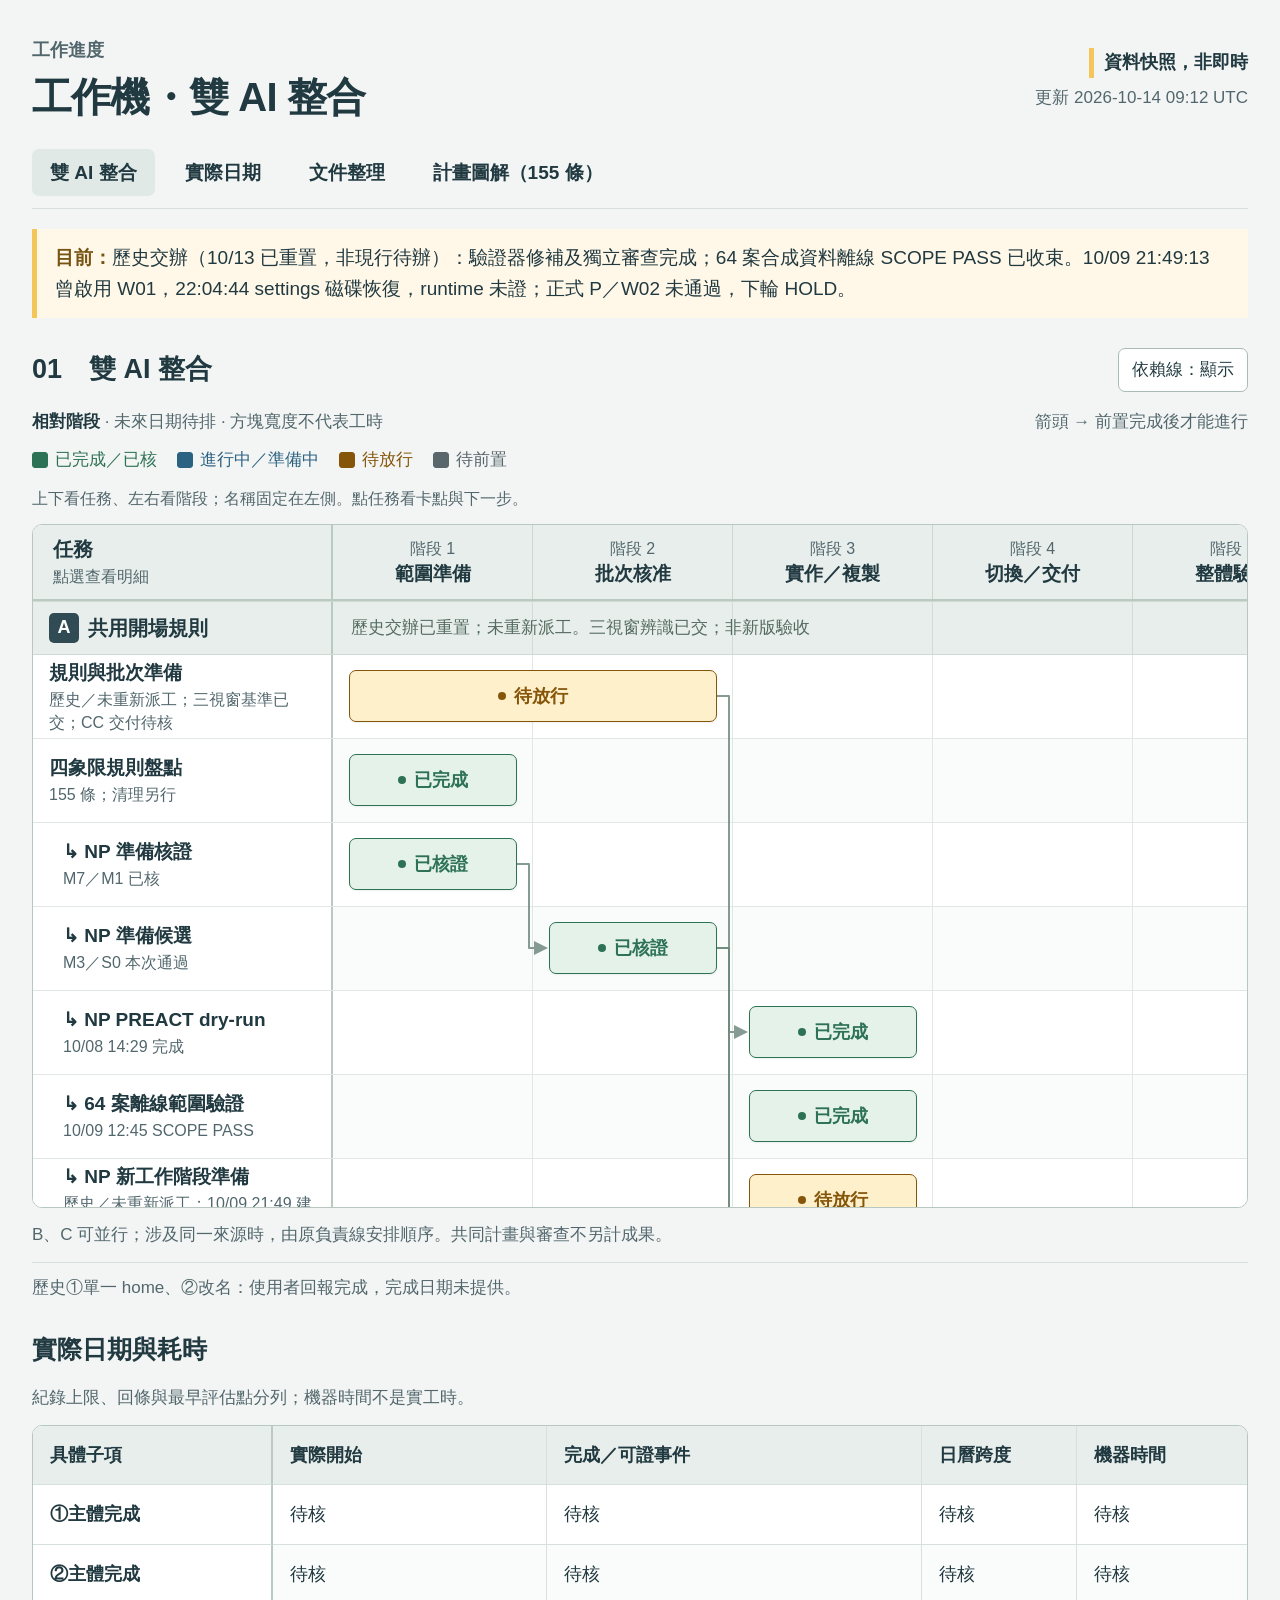
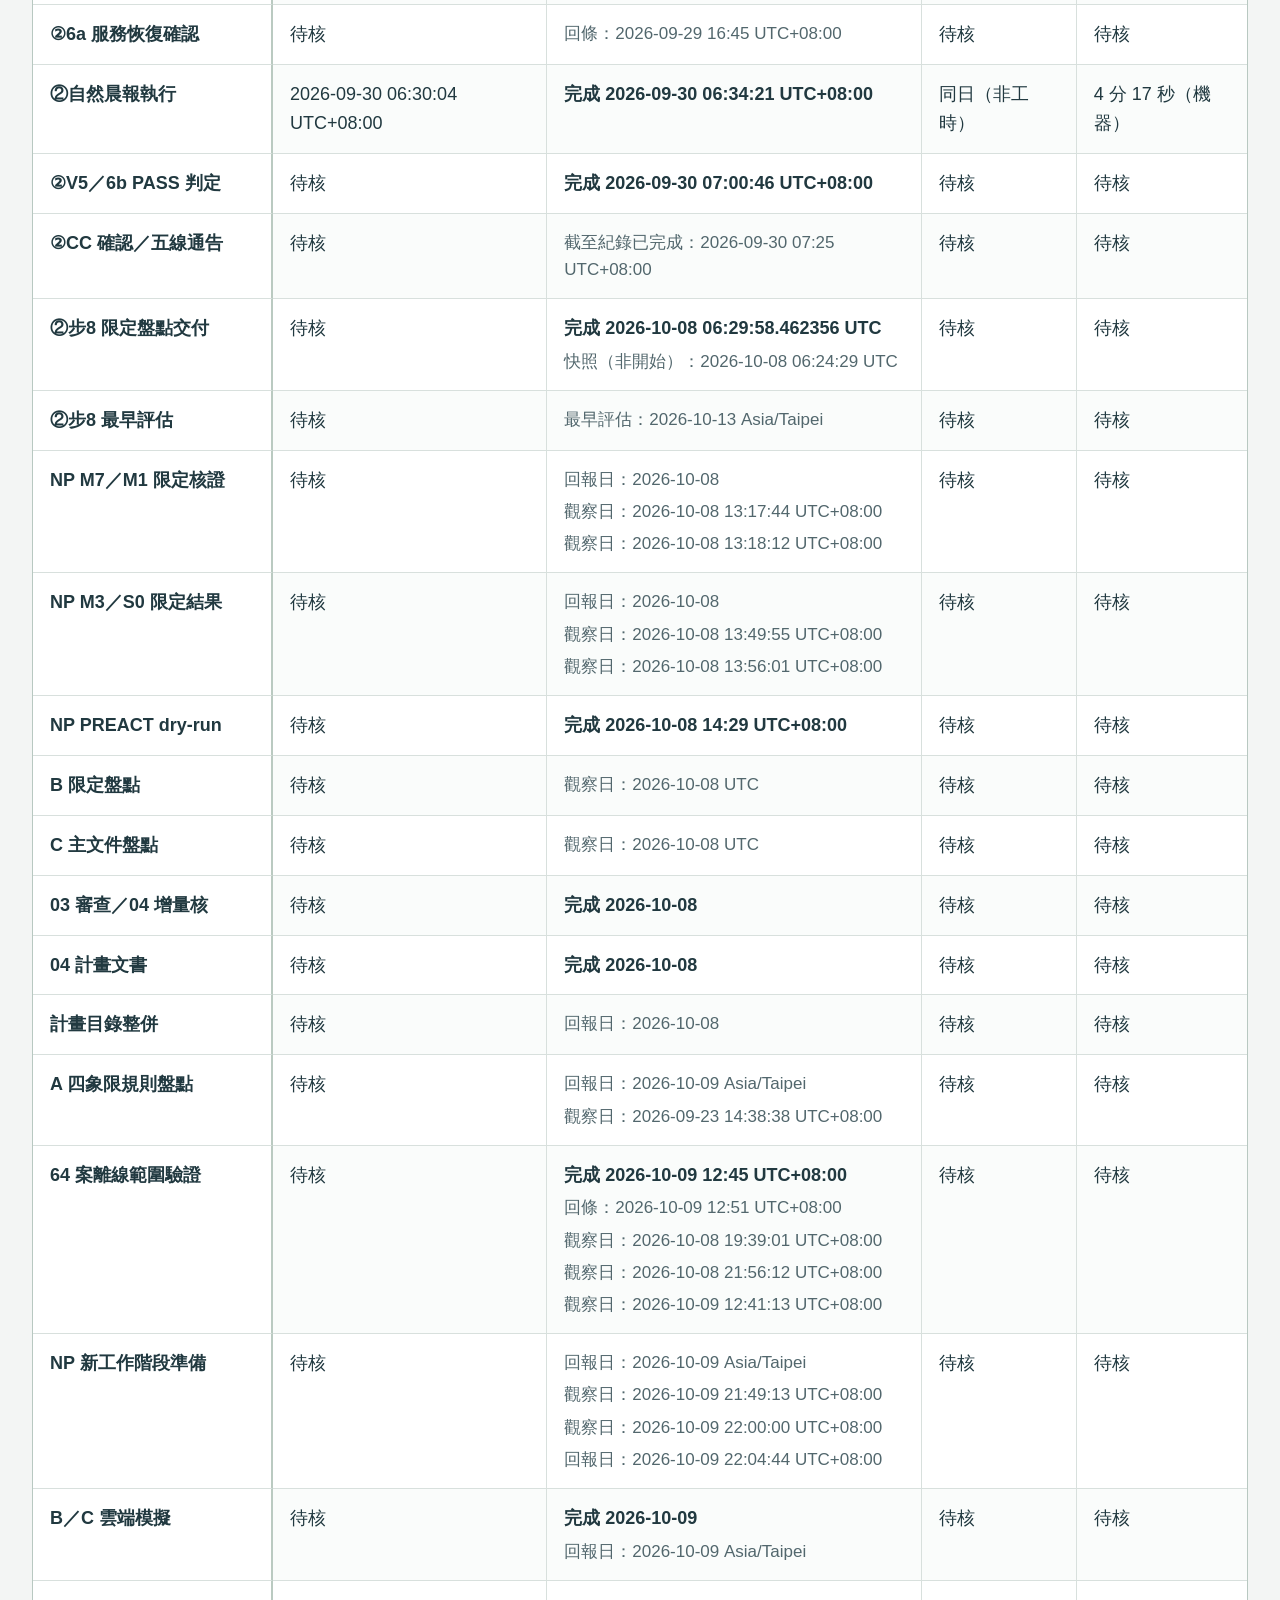
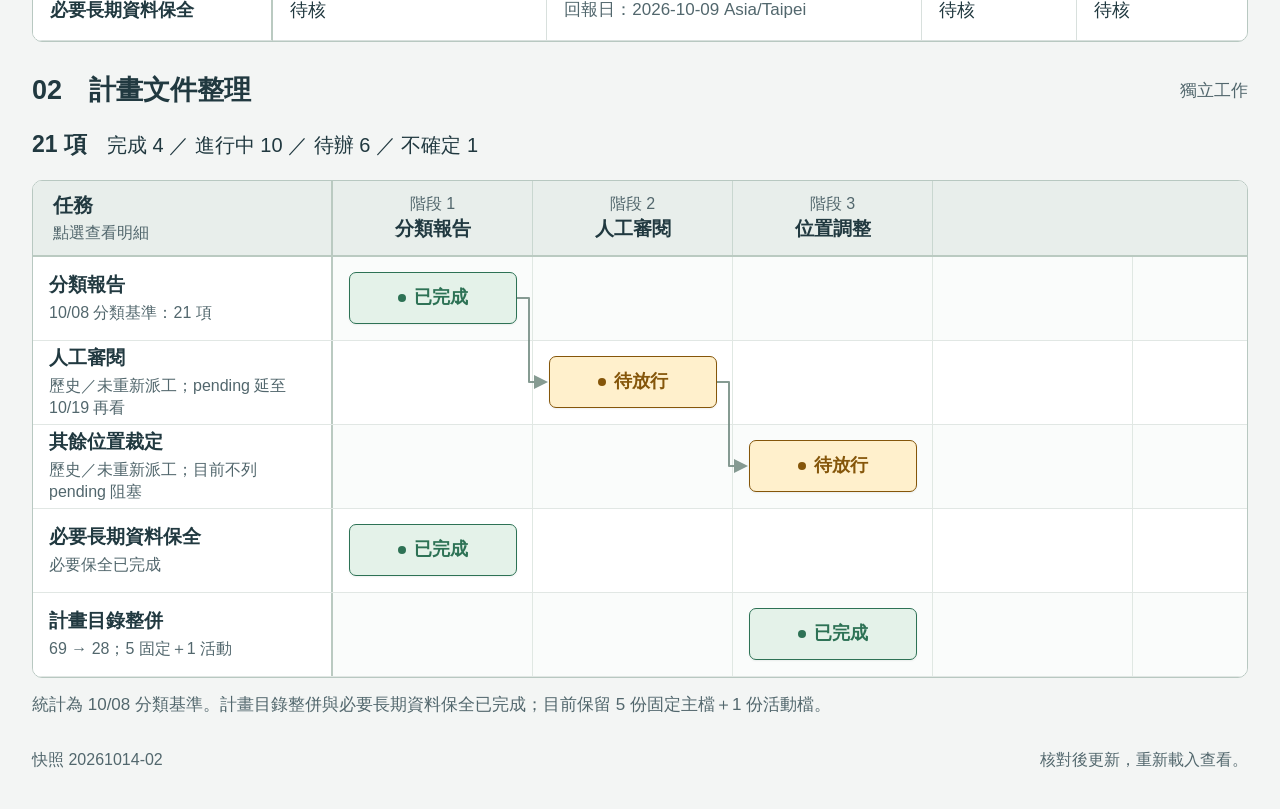
<file: index.html>
<!doctype html>
<html lang="zh-Hant">
<head>
<meta charset="utf-8">
<meta name="viewport" content="width=device-width,initial-scale=1">
<meta name="color-scheme" content="light">
<meta name="description" content="工作機與雙 AI 整合甘特圖，顯示任務、相對階段及前置依賴。">
<meta http-equiv="Content-Security-Policy" content="default-src 'none'; script-src 'self'; style-src 'self'; img-src 'self' data:; connect-src 'none'; base-uri 'none'; form-action 'none'; object-src 'none'">
<title>工作機・雙 AI 整合甘特圖</title>
<link rel="stylesheet" href="styles.css">
<script src="data.js" defer></script>
<script src="app.js" defer></script>
</head>
<body>
<a class="skip" href="#main">跳至甘特圖</a>
<main class="wrap" id="main">
<header class="mast"><div><p class="eyebrow">工作進度</p><h1>工作機・雙 AI 整合</h1></div><div class="snapshot"><strong>資料快照，非即時</strong><span id="updated">讀取中…</span></div></header>
<nav class="nav" aria-label="頁面段落"><a href="#integration">雙 AI 整合</a><a href="#actual-dates">實際日期</a><a href="#documents">文件整理</a><a href="ai-integration/">計畫圖解（155 條）</a></nav>
<div class="current" id="current"></div>
<section id="integration" aria-labelledby="integration-title">
<div class="section-head"><h2 id="integration-title">01　雙 AI 整合</h2><button class="line-toggle" id="line-toggle" type="button" aria-pressed="true">依賴線：顯示</button></div>
<div class="chart-guide"><p><strong>相對階段</strong> · 未來日期待排 · 方塊寬度不代表工時</p><span>箭頭 → 前置完成後才能進行</span></div>
<div class="legend" aria-label="狀態圖例"><span class="legend-done">已完成／已核</span><span class="legend-active">進行中／準備中</span><span class="legend-hold">待放行</span><span class="legend-waiting">待前置</span></div>
<p class="scroll-hint">上下看任務、左右看階段；名稱固定在左側。點任務看卡點與下一步。</p>
<div id="integration-chart" class="chart-scroll" tabindex="0" aria-label="雙 AI 整合甘特圖，可水平及垂直捲動"></div>
<p class="chart-note">B、C 可並行；涉及同一來源時，由原負責線安排順序。共同計畫與審查不另計成果。</p>
<p class="history" id="history"></p>
<div id="actual-dates" class="actual-section"><h3>實際日期與耗時</h3><p class="chart-note">紀錄上限、回條與最早評估點分列；機器時間不是實工時。</p><div id="actual-table" class="chart-scroll short-chart" tabindex="0" aria-label="已做子項的實際日期與事件，可水平捲動"></div></div>
</section>
<section id="documents" aria-labelledby="documents-title">
<div class="section-head"><h2 id="documents-title">02　計畫文件整理</h2><span class="section-status">獨立工作</span></div>
<p class="counts" id="counts"></p>
<div id="documents-chart" class="chart-scroll short-chart" tabindex="0" aria-label="計畫文件整理甘特圖，可水平捲動"></div>
<p class="chart-note">統計為 10/08 分類基準。計畫目錄整併與必要長期資料保全已完成；目前保留 5 份固定主檔＋1 份活動檔。</p>
</section>
<footer><span id="revision"></span><span>核對後更新，重新載入查看。</span></footer>
</main>
<dialog id="task-dialog" aria-labelledby="detail-title"><div class="dialog-head"><h2 id="detail-title"></h2><button id="close-dialog" type="button" aria-label="關閉任務明細">關閉</button></div><div id="detail-content"></div></dialog>
<noscript><p>請啟用 JavaScript 以顯示資料快照。</p></noscript>
</body>
</html>
</file>
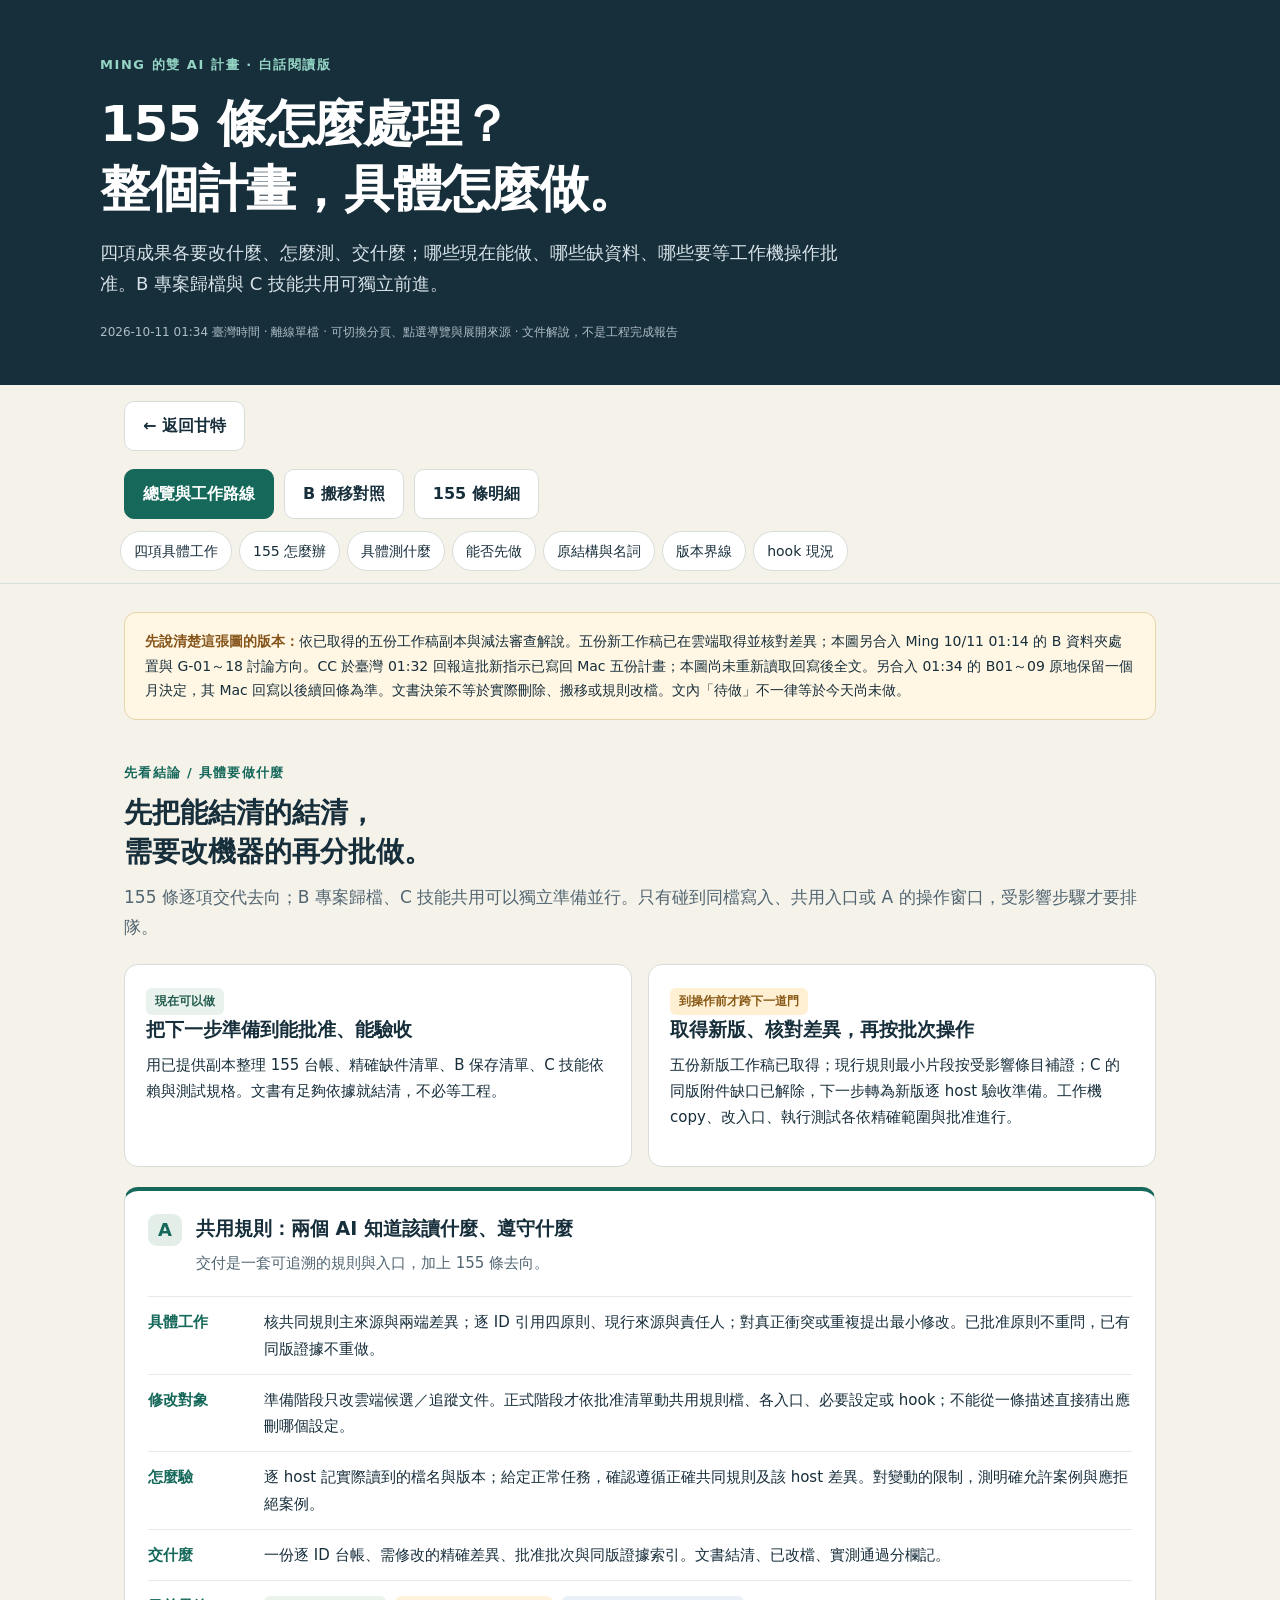
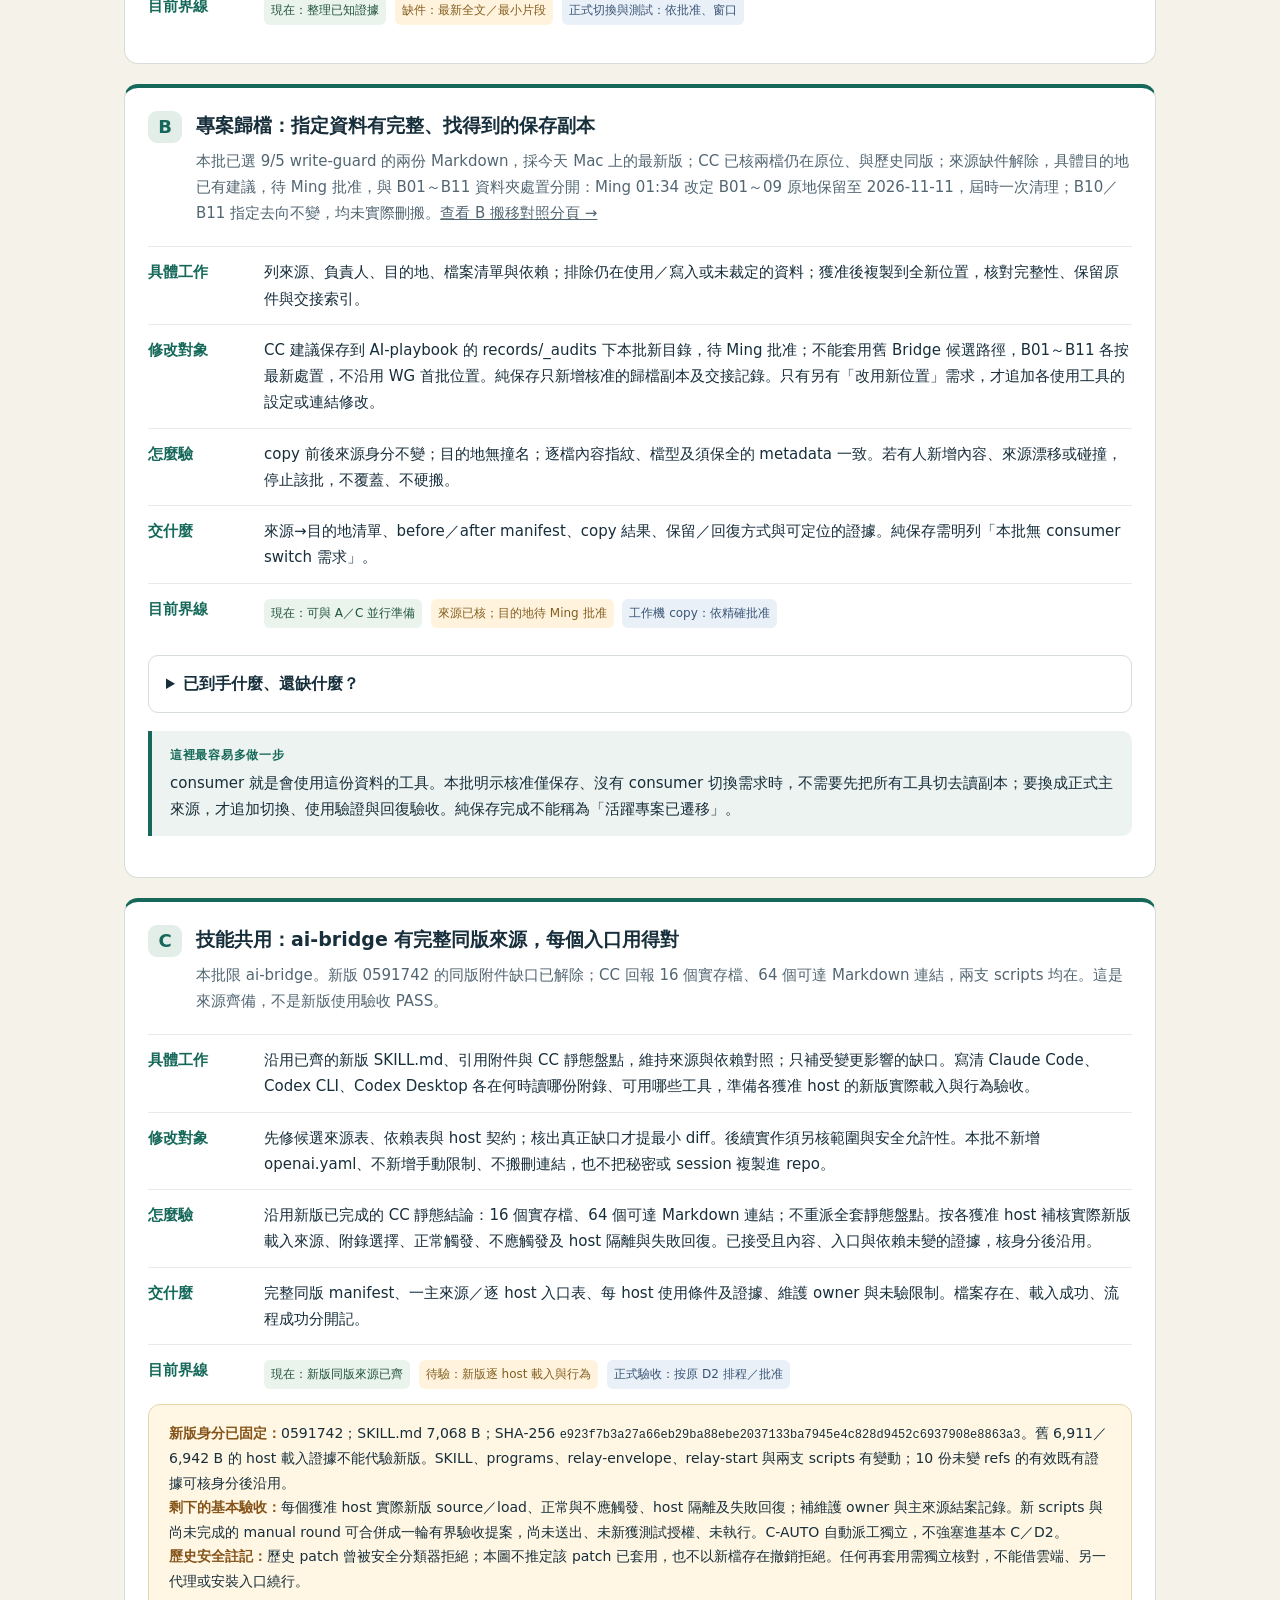
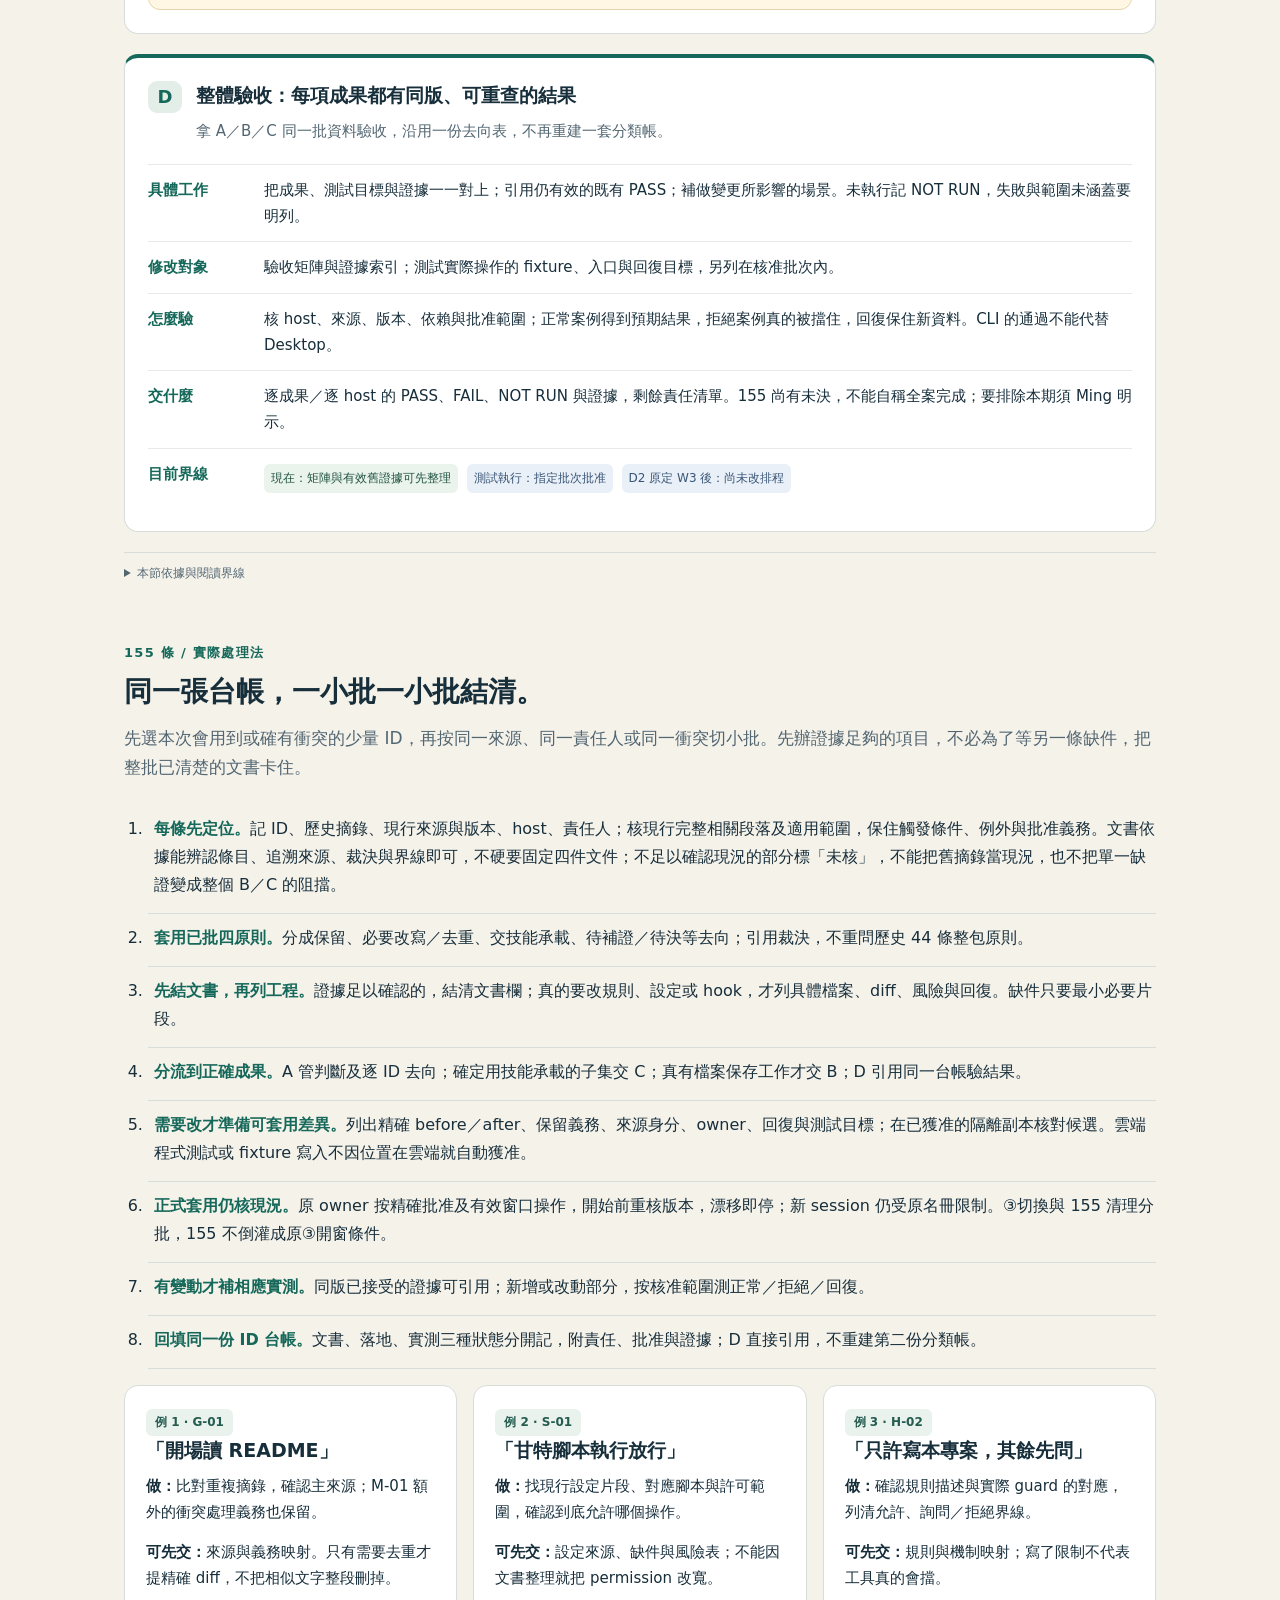
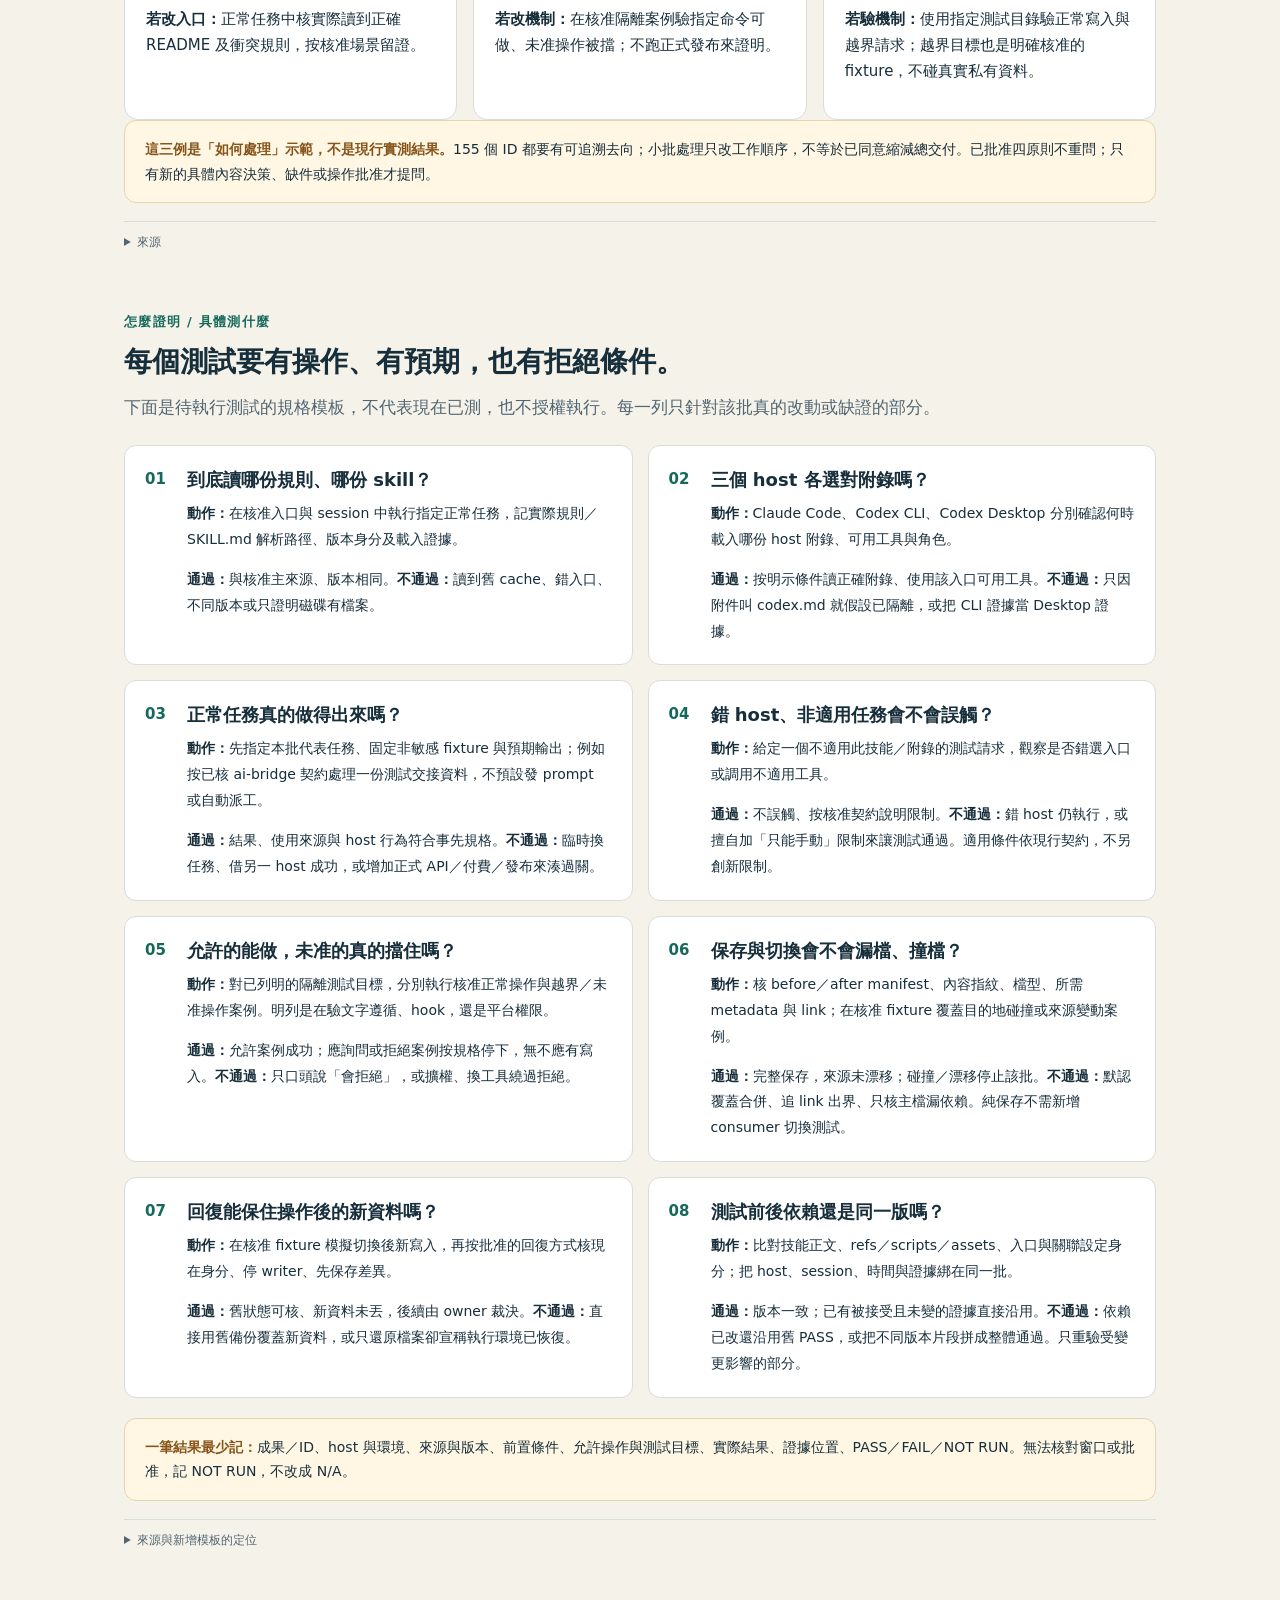
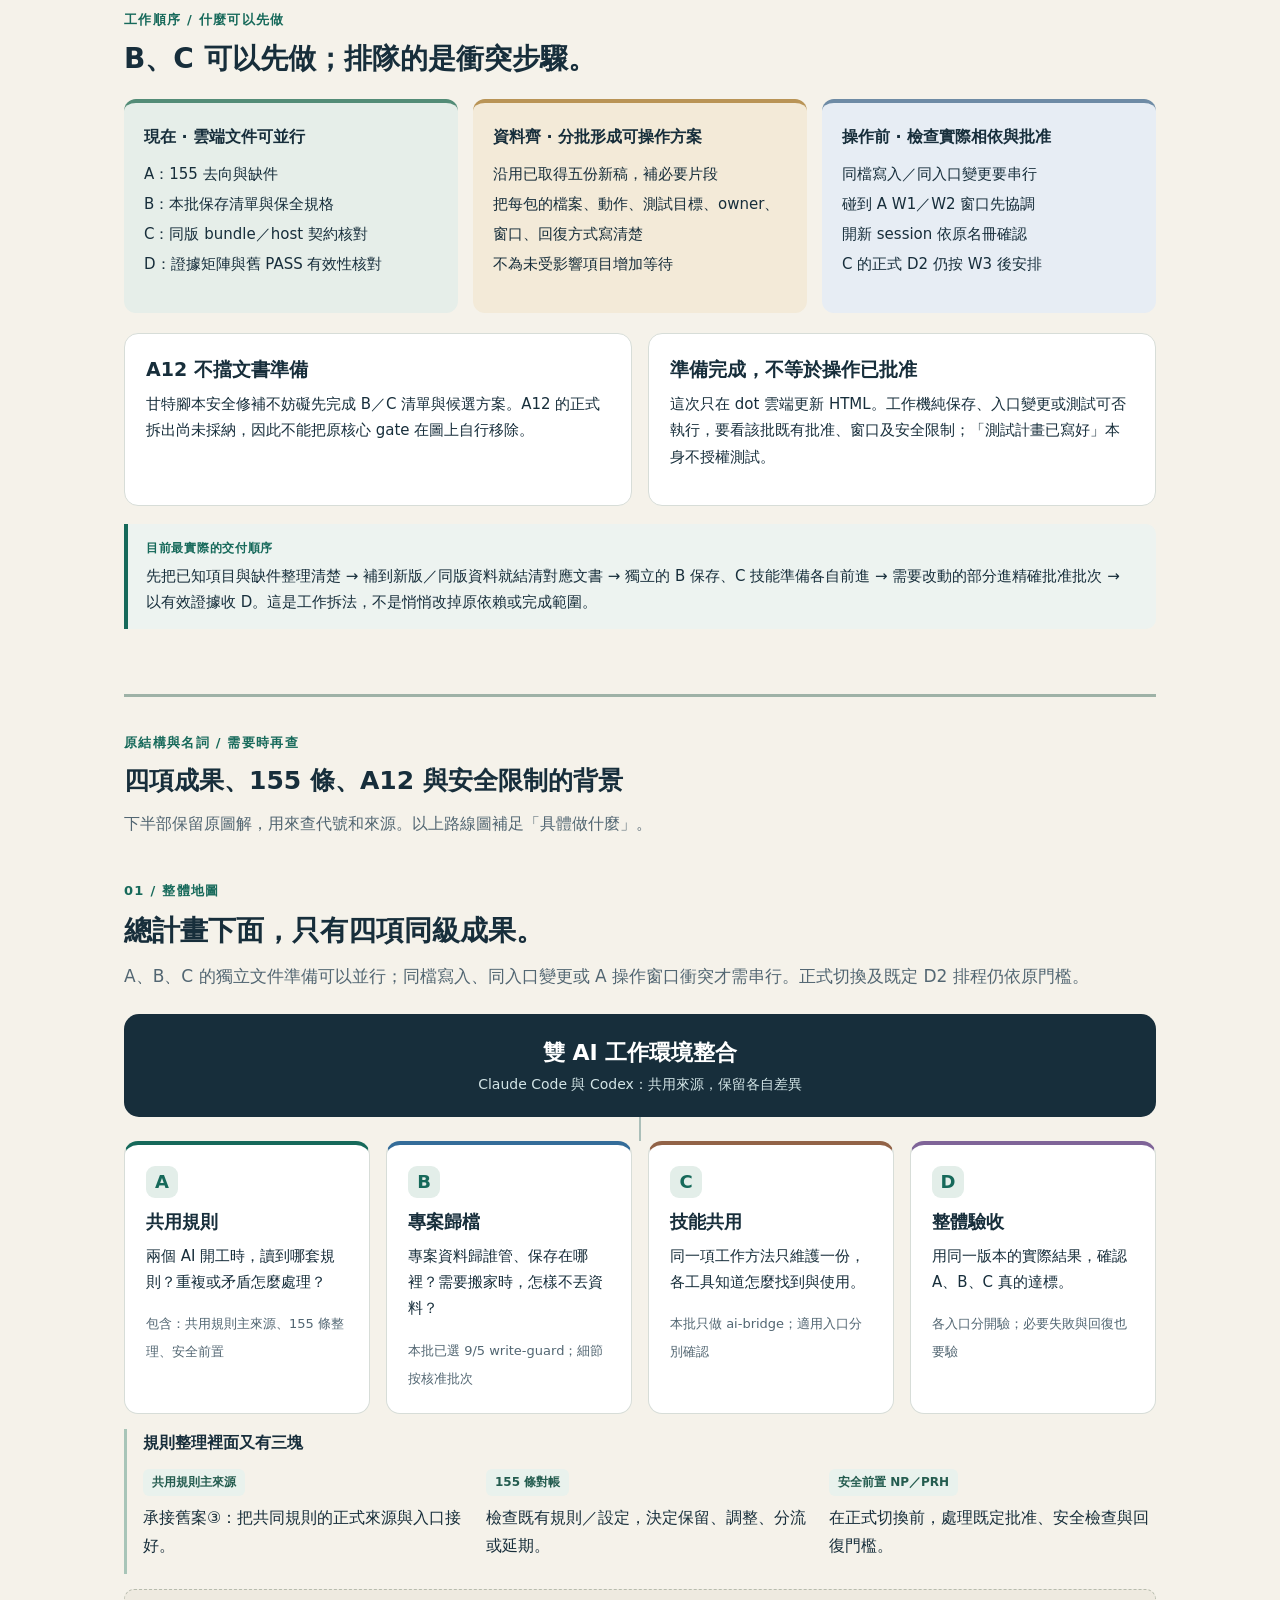
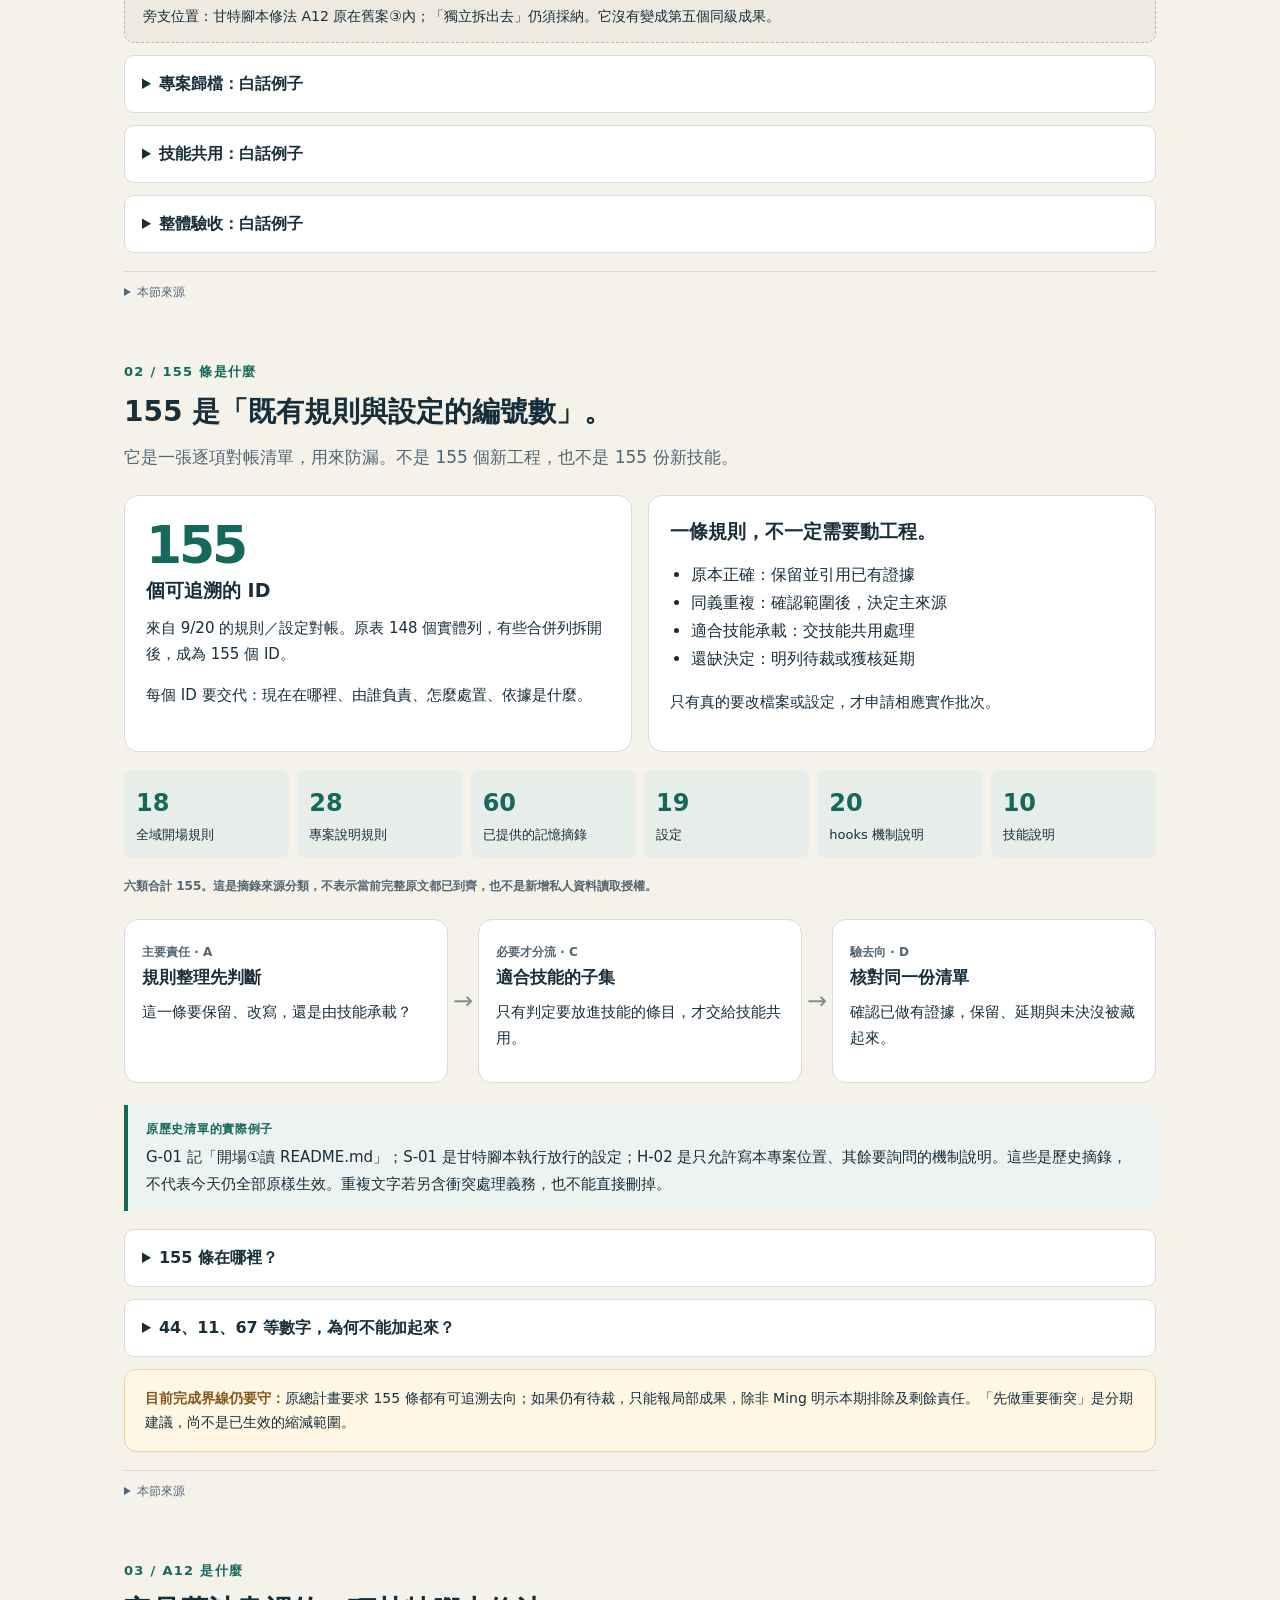
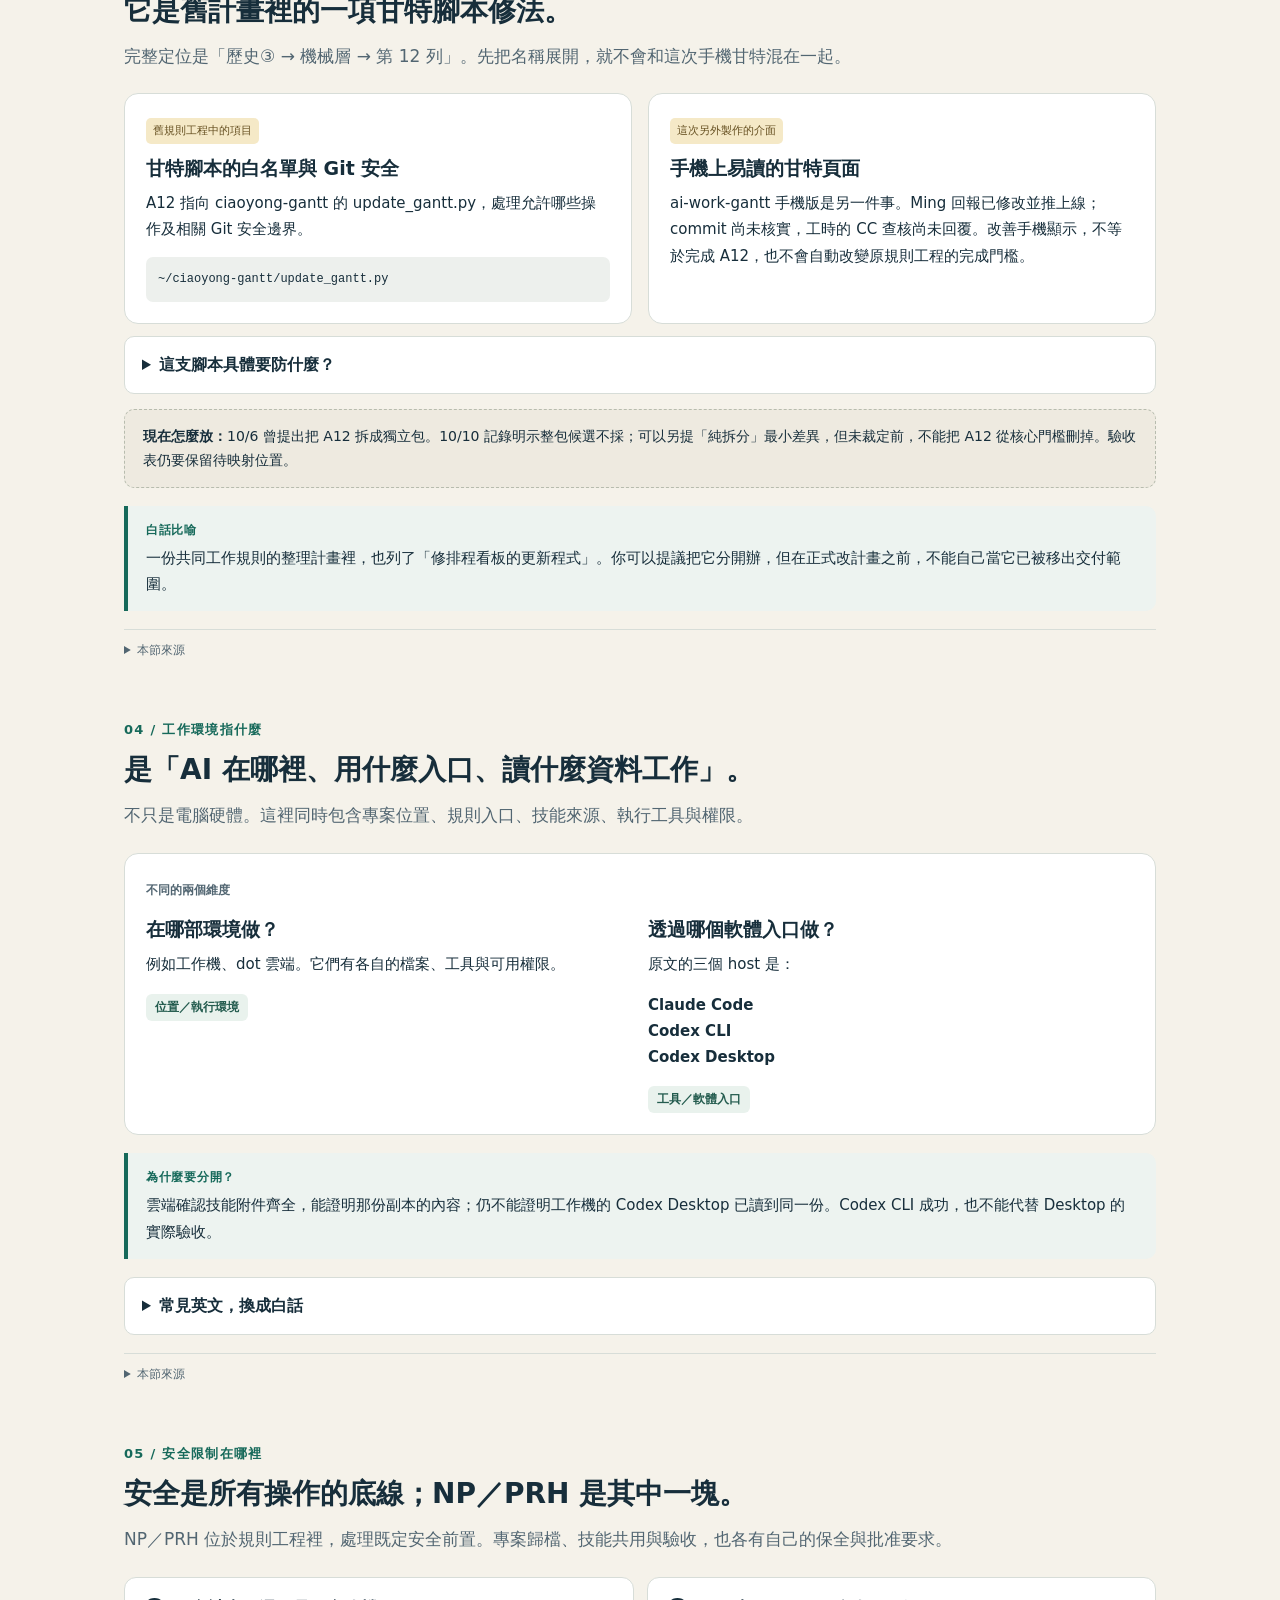
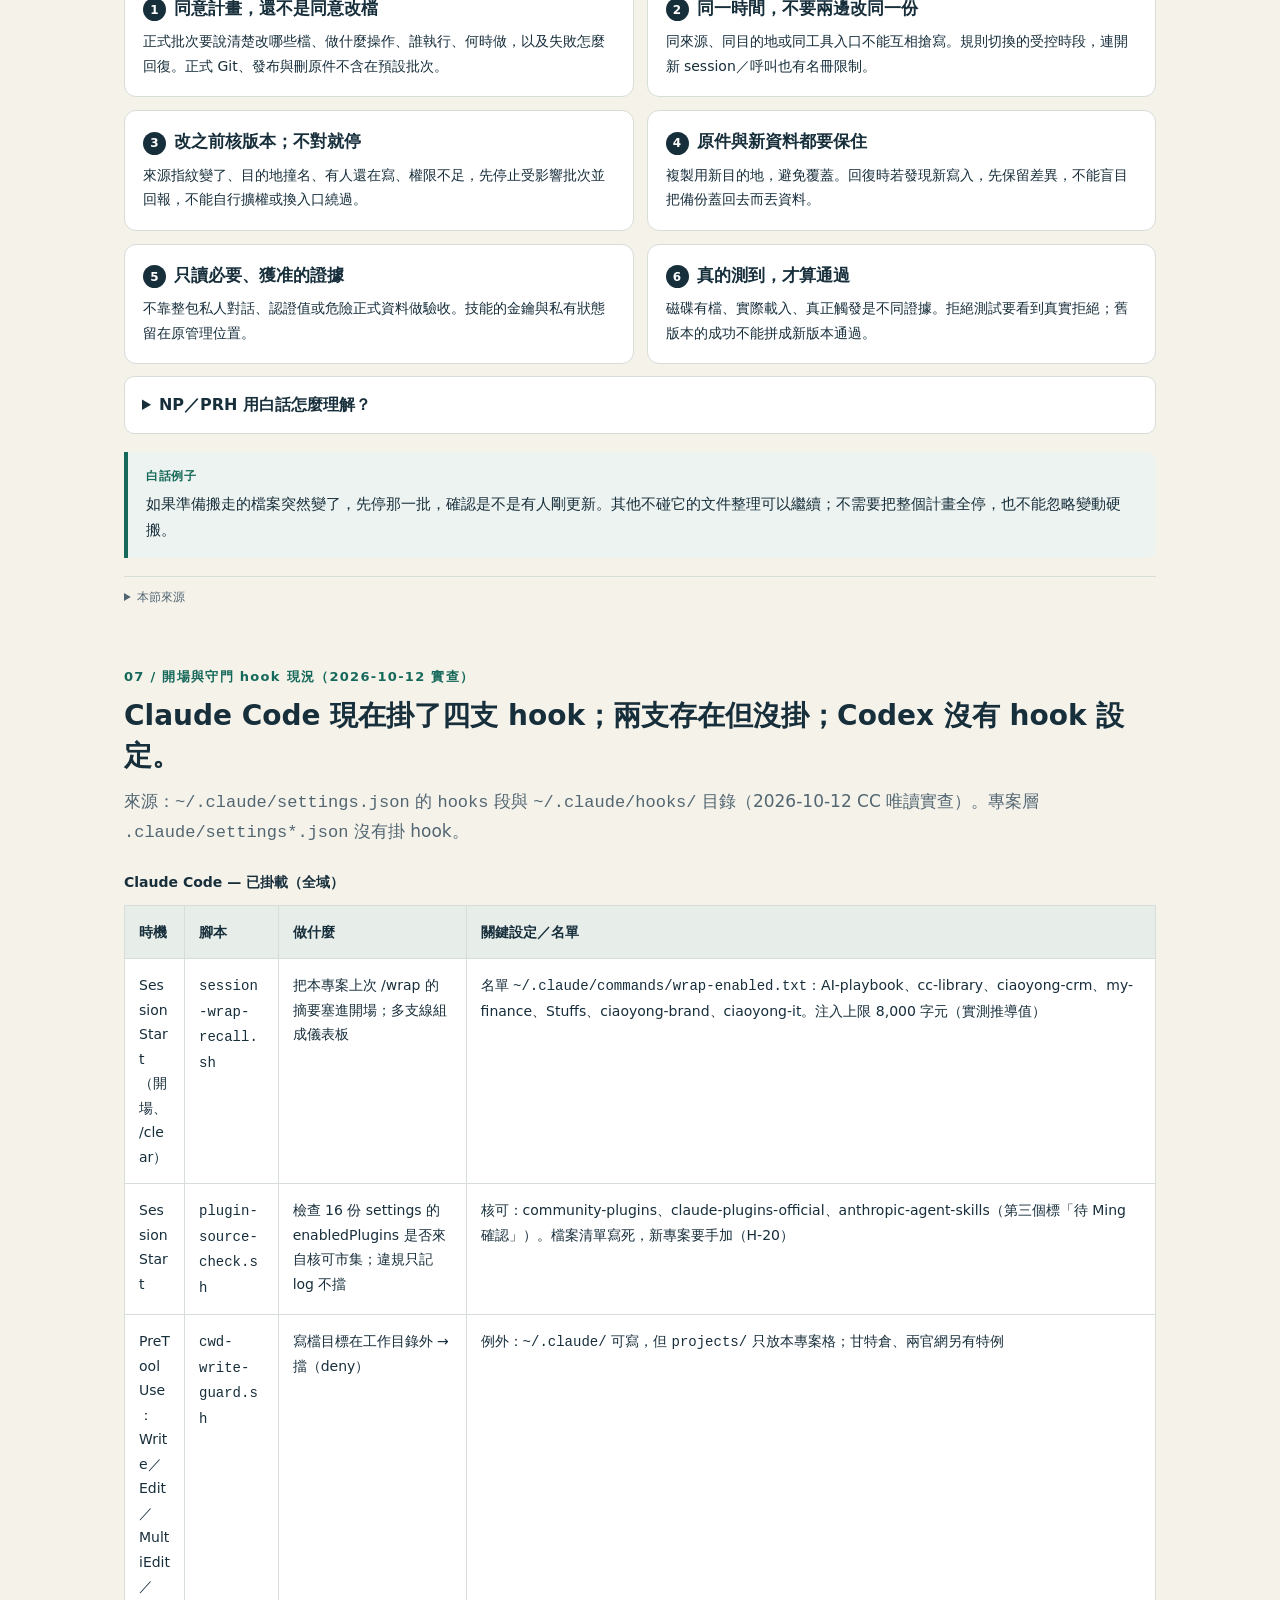
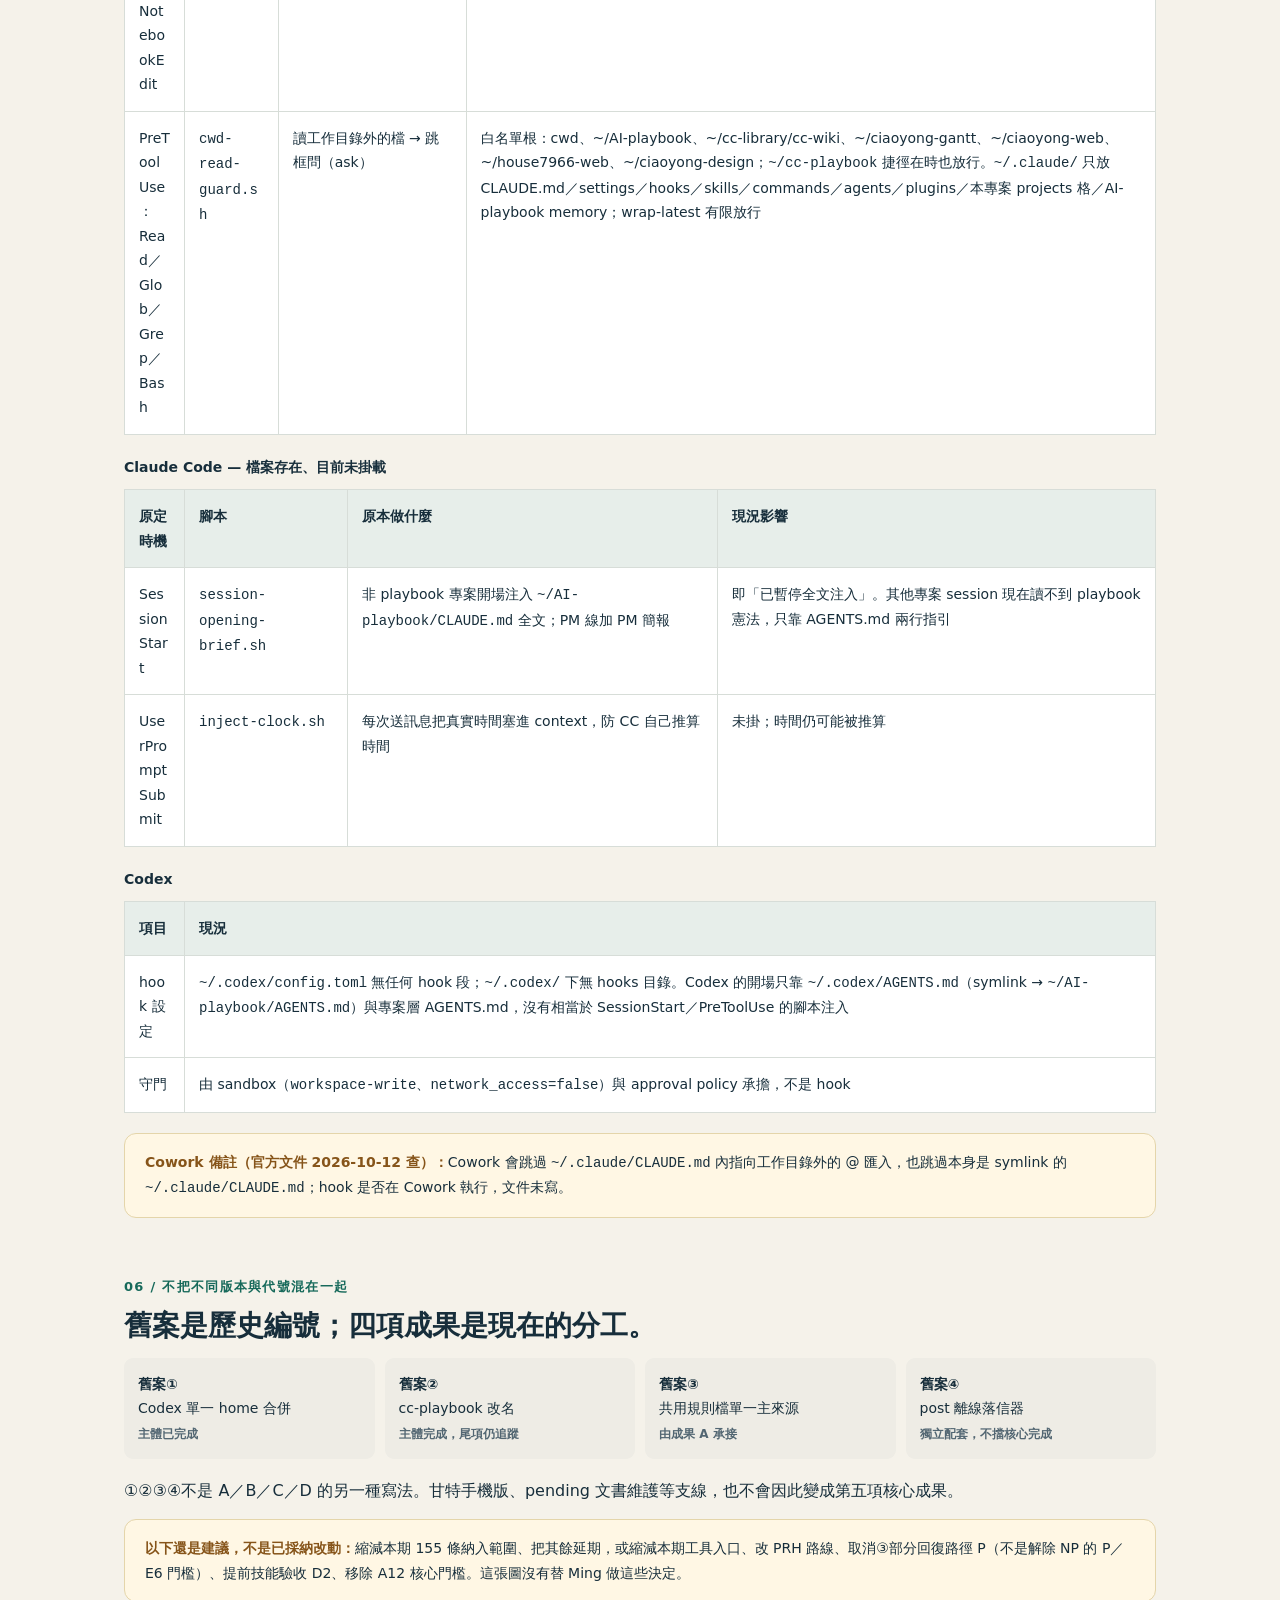
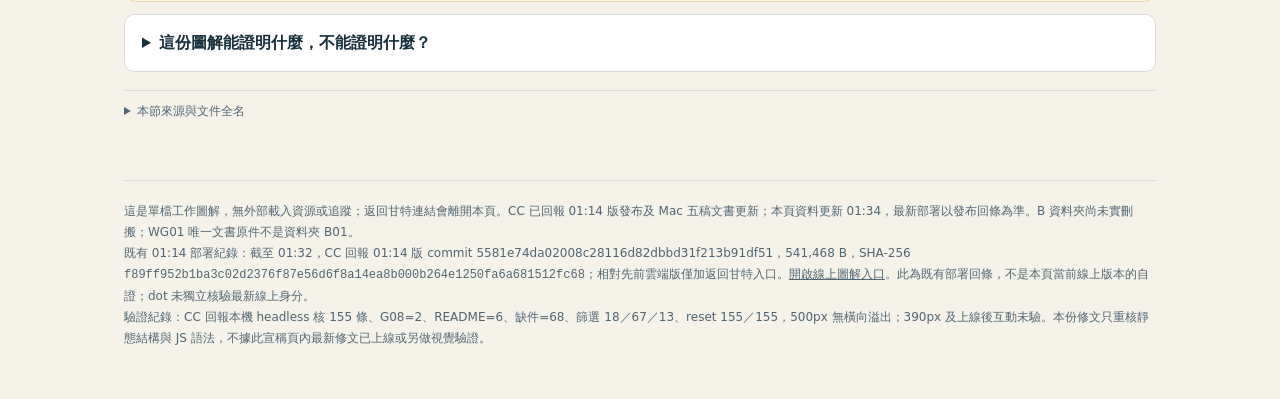
<file: ai-integration/index.html>
<!doctype html>
<html lang="zh-Hant"><head><meta charset="utf-8"><meta name="viewport" content="width=device-width,initial-scale=1"><title>雙 AI 工作環境整合｜具體工作路線圖</title><style>
:root{--ink:#172e3b;--muted:#526672;--paper:#f5f2ea;--line:#d7ddd8;--green:#16695a;--gold:#ad6921;--blue:#346c99}*{box-sizing:border-box}html{scroll-behavior:smooth;scroll-padding-top:85px}body{margin:0;background:var(--paper);color:var(--ink);font-family:system-ui,-apple-system,"Noto Sans TC","Microsoft JhengHei",sans-serif;line-height:1.75}a{color:inherit}header{background:var(--ink);color:#fff;padding:54px 24px 42px}header>div,main,nav>div{max-width:1080px;margin:auto}.eyebrow{font-size:13px;letter-spacing:.12em;color:#94d5c5;font-weight:750}h1{font-size:clamp(29px,5vw,50px);line-height:1.3;letter-spacing:-.025em;margin:15px 0}header p{color:#d6e2e7;max-width:750px;font-size:18px;margin:0}.meta{font-size:12px;margin-top:22px;color:#adbdc6}nav{position:sticky;top:0;background:#f5f2eaf5;backdrop-filter:blur(8px);z-index:4;border-bottom:1px solid var(--line)}nav>div{display:flex;gap:7px;padding:12px 20px;overflow-x:auto}nav a{white-space:nowrap;text-decoration:none;font-size:14px;padding:7px 13px;border-radius:22px;background:#fff;border:1px solid var(--line)}nav a:hover,nav a:focus{background:var(--ink);color:white}main{padding:28px 24px 60px}section{margin:42px 0 58px}h2{font-size:28px;line-height:1.4;margin:0 0 12px}h3{font-size:19px;line-height:1.5;margin:0 0 8px}p{margin:8px 0 14px}.lead{color:var(--muted);font-size:17px;margin-bottom:22px}.notice{padding:16px 20px;background:#fff7e4;border:1px solid #e4d5aa;border-radius:12px;font-size:14px}.notice strong{color:#865419}.section-no{font-size:13px;color:var(--green);font-weight:800;letter-spacing:.1em;display:block;margin-bottom:8px}.tree-top{text-align:center;background:var(--ink);color:white;padding:20px;border-radius:15px;font-size:22px;font-weight:750}.tree-top small{display:block;font-size:14px;font-weight:400;color:#d2e4e6}.stem{height:24px;border-left:2px solid #abbfb9;width:1px;margin:auto}.grid{display:grid;grid-template-columns:repeat(2,minmax(0,1fr));gap:16px}.four{grid-template-columns:repeat(4,minmax(0,1fr))}.subgrid{grid-template-columns:repeat(3,minmax(0,1fr))}.breakdown{display:grid;grid-template-columns:repeat(6,1fr);gap:8px;margin:18px 0}.breakdown>div{background:#e7eeea;padding:12px;border-radius:8px;font-size:13px}.breakdown b{display:block;font-size:24px;color:var(--green)}.card{background:#fff;border:1px solid var(--line);border-radius:14px;padding:21px}.card p{font-size:15px}.map-card{text-decoration:none;display:block;border-top:4px solid var(--green)}.map-card:nth-child(2){border-top-color:var(--blue)}.map-card:nth-child(3){border-top-color:#926347}.map-card:nth-child(4){border-top-color:#7f6498}.code{display:inline-flex;align-items:center;justify-content:center;width:32px;height:32px;border-radius:9px;background:#e3eee9;color:var(--green);font-size:18px;font-weight:800;margin-bottom:10px}.map-card h3{font-size:18px}.map-card small{color:var(--muted);font-size:13px}.nested{border-left:3px solid #a8c5b8;padding:0 0 0 16px;margin:15px 0 0}.pill{display:inline-block;background:#e9f2ed;color:#245c4f;padding:3px 9px;border-radius:6px;font-size:12px;font-weight:650}.branch{margin-top:15px;padding:14px 18px;border:1px dashed #b7bcae;border-radius:10px;background:#eeeae0;font-size:14px}.arrow{text-align:center;font-size:24px;color:#7b9188;line-height:1.5}.flow{display:grid;grid-template-columns:1fr 30px 1fr 30px 1fr;align-items:stretch;margin:22px 0}.flow .arrow{align-self:center}.flow .card{padding:17px}.flow h3{font-size:17px}.big-num{font-size:52px;line-height:1.1;font-weight:800;color:var(--green);letter-spacing:-.06em}.num-caption{font-weight:750;font-size:19px}.example{background:#edf3f0;border-left:4px solid var(--green);padding:14px 18px;border-radius:0 10px 10px 0;margin:18px 0;font-size:15px}.example strong{display:block;font-size:12px;letter-spacing:.06em;color:var(--green);margin-bottom:4px}.source{font-size:12px;color:var(--muted);margin-top:18px;border-top:1px solid var(--line);padding-top:10px;overflow-wrap:anywhere}.source summary{cursor:pointer}.source p{margin:7px 0}.path{overflow-wrap:anywhere;font-family:ui-monospace,monospace;font-size:12px;background:#edf0ed;padding:12px;border-radius:7px;display:block}.detail{background:#fff;border:1px solid var(--line);border-radius:10px;margin:12px 0;padding:0 17px}.detail summary{cursor:pointer;font-weight:700;padding:14px 0}.detail>div{padding:0 0 16px}.detail p,.detail li{font-size:15px}.mini-label{font-size:12px;text-transform:uppercase;color:var(--muted);font-weight:700}.numbered{counter-reset:safety;display:grid;grid-template-columns:1fr 1fr;gap:13px}.safety{counter-increment:safety;background:white;border:1px solid var(--line);border-radius:12px;padding:18px}.safety h3:before{content:counter(safety);display:inline-flex;align-items:center;justify-content:center;font-size:12px;width:23px;height:23px;background:var(--ink);color:white;border-radius:50%;margin-right:8px}.safety h3{font-size:17px}.safety p{font-size:14px;margin-bottom:0}.history{display:grid;grid-template-columns:repeat(4,1fr);gap:10px}.history>div{padding:14px;background:#eeece5;border-radius:9px;font-size:14px}.history b{display:block}.badge{font-size:11px;color:#654f20;background:#f5e9c7;border-radius:5px;padding:3px 7px;display:inline-block;margin-bottom:10px}.rule{height:1px;background:var(--line);margin:24px 0}ul{padding-left:21px}.footer{border-top:1px solid var(--line);padding-top:20px;font-size:12px;color:var(--muted)}:focus-visible{outline:3px solid #e4a942;outline-offset:3px}@media(max-width:760px){.subgrid{grid-template-columns:1fr}.breakdown{grid-template-columns:repeat(3,1fr)}header{padding:35px 21px 29px}header p{font-size:16px}main{padding:22px 18px 40px}.four{grid-template-columns:1fr 1fr}.history{grid-template-columns:1fr 1fr}h2{font-size:24px}.flow{grid-template-columns:1fr}.flow .arrow{transform:rotate(90deg);padding:2px}.numbered{grid-template-columns:1fr}section{margin:34px 0 45px}.card{padding:18px}}@media(max-width:420px){.grid{grid-template-columns:1fr}.four{grid-template-columns:1fr 1fr;gap:10px}.map-card{padding:14px}.map-card h3{font-size:16px}.map-card p{font-size:13px}.history{grid-template-columns:1fr 1fr}nav>div{padding-left:16px}nav a{font-size:13px;padding:6px 10px}}@media print{nav{position:static}body{background:white}header{background:white;color:#172e3b;border-bottom:2px solid #172e3b}header p,.eyebrow,.meta{color:#526672}.card,.safety{break-inside:avoid}section{margin:25px 0}details{break-inside:avoid}}

.outcome{background:#fff;border:1px solid var(--line);border-top:4px solid var(--green);border-radius:14px;padding:23px;margin:20px 0}.outcome-title{display:flex;gap:14px;align-items:flex-start}.outcome-title .code{flex:0 0 34px}.outcome-title p{color:var(--muted);margin:0 0 10px;font-size:15px}.work-fields{display:grid;grid-template-columns:100px minmax(0,1fr);gap:0;margin:10px 0 0}.work-fields dt,.work-fields dd{margin:0;padding:12px 0;border-top:1px solid #e7ebe7;font-size:15px}.work-fields dt{font-weight:750;color:var(--green)}.work-fields dd{padding-left:16px}.status{display:inline-block;margin:3px 4px 3px 0;border-radius:6px;background:#eaf3ec;padding:4px 7px;font-size:12px;color:#215442}.status.missing{background:#fff3dd;color:#835e1f}.status.gated{background:#eaf0f8;color:#395576}.pill.wait{background:#fff0d4;color:#875915}.steps{padding-left:24px}.steps li{padding:10px 0 14px 6px;border-bottom:1px solid var(--line);font-size:16px}.steps b{color:var(--green)}.test-list{display:grid;grid-template-columns:1fr 1fr;gap:15px;margin:20px 0}.test{display:flex;gap:13px;background:#fff;border:1px solid var(--line);border-radius:12px;padding:20px}.test-num{flex:0 0 29px;font-size:15px;color:var(--green);font-weight:800}.test h3{font-size:18px}.test p{font-size:14px;line-height:1.85}.test p:last-child{margin-bottom:0}.lanes{display:grid;grid-template-columns:repeat(3,minmax(0,1fr));gap:15px;margin:20px 0}.lane{padding:20px;background:#e6eee9;border-radius:12px;border-top:4px solid #538c77}.lane:nth-child(2){background:#f3ead8;border-color:#b99456}.lane:nth-child(3){background:#e7edf4;border-color:#6e8ba5}.lane p{font-size:15px;line-height:2}.appendix-heading{padding-top:35px;border-top:3px solid #9eb2a7;margin-top:65px}.appendix-heading h2{font-size:25px}.appendix-heading p{color:var(--muted)}@media(max-width:760px){.test-list,.lanes{grid-template-columns:1fr}.outcome{padding:18px}.work-fields{grid-template-columns:1fr}.work-fields dt{padding-bottom:3px}.work-fields dd{border-top:0;padding:0 0 13px}.test{padding:17px;gap:10px}}@media print{.outcome,.test,.lane{break-inside:avoid}.test-list{display:block}.test{margin:12px 0}nav{display:none}}

[hidden]{display:none!important}.tabbar{max-width:1080px;margin:0 auto;padding:18px 24px 0;display:flex;gap:10px}.tabbar a,.return-link{display:inline-block;border:1px solid var(--line);border-radius:10px;padding:10px 18px;text-decoration:none;background:white;font-weight:700}.tabbar a[aria-selected="true"]{background:var(--green);color:white;border-color:var(--green)}.hash{overflow-wrap:anywhere;font-family:ui-monospace,monospace;font-size:12px}.move-table{width:100%;border-collapse:collapse;font-size:14px;background:white;margin:20px 0}.move-table caption{text-align:left;font-weight:750;margin-bottom:10px}.move-table th,.move-table td{padding:14px;border:1px solid var(--line);vertical-align:top;text-align:left;overflow-wrap:anywhere}.move-table th{background:#e7eeea}.move-table .path{margin:6px 0}.move-table th:first-child{width:60px}.move-table p{font-size:13px}.tab-panel{min-width:0}.tab-panel:focus{outline:none}@media(max-width:760px){.tabbar{padding:15px 18px 0}.move-table,.move-table tbody,.move-table tr,.move-table td{display:block;width:100%}.move-table thead{display:none}.move-table tr{border:1px solid var(--line);border-radius:12px;margin:15px 0;padding:8px;background:white}.move-table td{border:0;padding:9px}.move-table td:before{content:attr(data-label);display:block;font-size:12px;font-weight:800;color:var(--green);margin-bottom:4px}.move-table caption{display:block}.tabbar a{padding:9px 13px;font-size:14px}}@media print{.tabbar,.return-link{display:none}.tab-panel[hidden]{display:block!important}.move-table tr{break-inside:avoid}}

.tabbar{overflow-x:auto}.tabbar a{white-space:nowrap}.rule-controls{background:#fff;border:1px solid var(--line);border-radius:14px;padding:20px;display:grid;grid-template-columns:repeat(3,minmax(0,1fr));gap:13px;margin:22px 0}.rule-controls label{display:block;font-size:13px;font-weight:750;color:var(--green)}.rule-search{grid-column:1/-1}.rule-controls input,.rule-controls select{width:100%;font:inherit;font-size:15px;padding:11px;border:1px solid #aabdb3;border-radius:7px;background:#fff;color:var(--ink);margin-top:5px}.rule-controls button{font:inherit;padding:9px 14px;cursor:pointer;border:1px solid var(--line);border-radius:8px;background:#e7eeea;color:var(--ink)}.rule-result-bar{display:flex;align-items:center;flex-wrap:wrap;gap:12px;grid-column:1/-1}.rule-result-bar p{margin:0}.rule-entry{background:white;border:1px solid var(--line);border-radius:12px;margin:12px 0;overflow-wrap:anywhere}.rule-entry>summary{cursor:pointer;padding:17px 20px;display:list-item;list-style-position:inside}.rule-entry>summary strong{color:var(--green);font-size:17px}.rule-entry>summary .rule-preview{display:block;margin:7px 0;font-size:15px}.rule-body{padding:0 20px 20px}.rule-body h3{font-size:16px;margin-top:20px}.rule-copy{white-space:pre-wrap;font-size:15px}.rule-entry .source{font-size:12px}.rule-mini{font-size:12px;color:var(--muted)}.private-warning{border-left:5px solid var(--gold);background:#fff4df}.rule-counts{display:flex;gap:9px;flex-wrap:wrap;margin:15px 0}.rule-counts span{background:#e7eeea;border-radius:8px;padding:5px 10px;font-size:13px}.empty-results{padding:25px;background:white;border:1px dashed #9dad9c;border-radius:10px}.rule-body dl{display:grid;grid-template-columns:110px minmax(0,1fr);font-size:13px;gap:6px 12px}.rule-body dt{font-weight:700}.rule-body dd{margin:0}@media(max-width:760px){.rule-controls{grid-template-columns:1fr;padding:16px}.rule-entry>summary{padding:15px}.rule-body{padding:0 15px 15px}.rule-body dl{grid-template-columns:1fr}.rule-body dd{margin-bottom:8px}.rule-search{grid-column:auto}}@media print{.rule-controls{display:none}.rule-entry{break-inside:avoid}}
</style></head><body>
<header><div><div class="eyebrow">MING 的雙 AI 計畫 · 白話閱讀版</div><h1>155 條怎麼處理？<br>整個計畫，具體怎麼做。</h1><p>四項成果各要改什麼、怎麼測、交什麼；哪些現在能做、哪些缺資料、哪些要等工作機操作批准。B 專案歸檔與 C 技能共用可獨立前進。</p><div class="meta">2026-10-11 01:34 臺灣時間 · 離線單檔 · 可切換分頁、點選導覽與展開來源 · 文件解說，不是工程完成報告</div></div></header>
<div style="max-width:1080px;margin:auto;padding:16px 24px 0"><a class="return-link" href="https://mingleo1111.github.io/ai-work-gantt/">← 返回甘特</a></div>
<div class="tabbar" aria-label="圖解分頁"><a id="tab-overview" href="#overview" aria-controls="overview">總覽與工作路線</a><a id="tab-b-move" href="#b-move" aria-controls="b-move">B 搬移對照</a><a id="tab-rules-list" href="#rules-list" aria-controls="rules-list">155 條明細</a></div>
<div id="overview" class="tab-panel" tabindex="-1" aria-labelledby="tab-overview"><nav aria-label="章節導覽"><div><a href="#roadmap">四項具體工作</a><a href="#batches">155 怎麼辦</a><a href="#test-plan">具體測什麼</a><a href="#parallel">能否先做</a><a href="#map">原結構與名詞</a><a href="#version">版本界線</a><a href="#hooks">hook 現況</a></div></nav>
<main>
<div class="notice"><strong>先說清楚這張圖的版本：</strong>依已取得的五份工作稿副本與減法審查解說。五份新工作稿已在雲端取得並核對差異；本圖另合入 Ming 10/11 01:14 的 B 資料夾處置與 G-01～18 討論方向。CC 於臺灣 01:32 回報這批新指示已寫回 Mac 五份計畫；本圖尚未重新讀取回寫後全文。另合入 01:34 的 B01～09 原地保留一個月決定，其 Mac 回寫以後續回條為準。文書決策不等於實際刪除、搬移或規則改檔。文內「待做」不一律等於今天尚未做。</div>
<section id="roadmap"><span class="section-no">先看結論 / 具體要做什麼</span><h2>先把能結清的結清，<br>需要改機器的再分批做。</h2><p class="lead">155 條逐項交代去向；B 專案歸檔、C 技能共用可以獨立準備並行。只有碰到同檔寫入、共用入口或 A 的操作窗口，受影響步驟才要排隊。</p>
<div class="grid"><div class="card"><span class="pill">現在可以做</span><h3>把下一步準備到能批准、能驗收</h3><p>用已提供副本整理 155 台帳、精確缺件清單、B 保存清單、C 技能依賴與測試規格。文書有足夠依據就結清，不必等工程。</p></div><div class="card"><span class="pill wait">到操作前才跨下一道門</span><h3>取得新版、核對差異，再按批次操作</h3><p>五份新版工作稿已取得；現行規則最小片段按受影響條目補證；C 的同版附件缺口已解除，下一步轉為新版逐 host 驗收準備。工作機 copy、改入口、執行測試各依精確範圍與批准進行。</p></div></div>
<div class="outcome"><div class="outcome-title"><span class="code">A</span><div><h3>共用規則：兩個 AI 知道該讀什麼、遵守什麼</h3><p>交付是一套可追溯的規則與入口，加上 155 條去向。</p></div></div><dl class="work-fields"><dt>具體工作</dt><dd>核共同規則主來源與兩端差異；逐 ID 引用四原則、現行來源與責任人；對真正衝突或重複提出最小修改。已批准原則不重問，已有同版證據不重做。</dd><dt>修改對象</dt><dd>準備階段只改雲端候選／追蹤文件。正式階段才依批准清單動共用規則檔、各入口、必要設定或 hook；不能從一條描述直接猜出應刪哪個設定。</dd><dt>怎麼驗</dt><dd>逐 host 記實際讀到的檔名與版本；給定正常任務，確認遵循正確共同規則及該 host 差異。對變動的限制，測明確允許案例與應拒絕案例。</dd><dt>交什麼</dt><dd>一份逐 ID 台帳、需修改的精確差異、批准批次與同版證據索引。文書結清、已改檔、實測通過分欄記。</dd><dt>目前界線</dt><dd><span class="status">現在：整理已知證據</span> <span class="status missing">缺件：最新全文／最小片段</span> <span class="status gated">正式切換與測試：依批准、窗口</span></dd></dl></div>
<div class="outcome"><div class="outcome-title"><span class="code">B</span><div><h3>專案歸檔：指定資料有完整、找得到的保存副本</h3><p>本批已選 9/5 write-guard 的兩份 Markdown，採今天 Mac 上的最新版；CC 已核兩檔仍在原位、與歷史同版；來源缺件解除，具體目的地已有建議，待 Ming 批准，與 B01～B11 資料夾處置分開：Ming 01:34 改定 B01～09 原地保留至 2026-11-11，屆時一次清理；B10／B11 指定去向不變，均未實際刪搬。<a href="#b-move">查看 B 搬移對照分頁 →</a></p></div></div><dl class="work-fields"><dt>具體工作</dt><dd>列來源、負責人、目的地、檔案清單與依賴；排除仍在使用／寫入或未裁定的資料；獲准後複製到全新位置，核對完整性、保留原件與交接索引。</dd><dt>修改對象</dt><dd>CC 建議保存到 AI-playbook 的 records/_audits 下本批新目錄，待 Ming 批准；不能套用舊 Bridge 候選路徑，B01～B11 各按最新處置，不沿用 WG 首批位置。純保存只新增核准的歸檔副本及交接記錄。只有另有「改用新位置」需求，才追加各使用工具的設定或連結修改。</dd><dt>怎麼驗</dt><dd>copy 前後來源身分不變；目的地無撞名；逐檔內容指紋、檔型及須保全的 metadata 一致。若有人新增內容、來源漂移或碰撞，停止該批，不覆蓋、不硬搬。</dd><dt>交什麼</dt><dd>來源→目的地清單、before／after manifest、copy 結果、保留／回復方式與可定位的證據。純保存需明列「本批無 consumer switch 需求」。</dd><dt>目前界線</dt><dd><span class="status">現在：可與 A／C 並行準備</span> <span class="status missing">來源已核；目的地待 Ming 批准</span> <span class="status gated">工作機 copy：依精確批准</span></dd></dl><details class="detail"><summary>已到手什麼、還缺什麼？</summary><div><p>歷史已收到 2026-09-05-write-guard-projects-narrowing-plan.md（5,198 B）與 0031-2026-09-05-write-guard-projects-narrowing.md（3,013 B）；2026-10-09 報告有這兩份歷史版本的限定保全紀錄。CC 於 2026-10-10T16:35:02Z（臺灣 10/11 00:35:02）重讀兩個 Mac 候選，皆在原位，bytes／SHA 與歷史相同；這是現存最新版與舊版一致，不是內容已更新。正式 copy 前仍須重核。</p><p>這不包含 macOS metadata 復原、原位回滾或 consumer 切換。原 11 項測試、兩項前置實查及當前相依／owner 仍是完整歸檔資格缺口；不能拿後來的 H-02／C02 結果補稱歷史證據齊全。</p><p>另有五份證據檔的雲端 copy／restore 流程試操作，僅證明該批方法，不證今天兩份原文或 11 個資料夾 PASS。保存兩份文書不必重啟歷史 hook 工程；歷史缺證明列保留。B 作業說明已收到中繼 CC 審查 R-DOT-20261011-0029-B 的回覆；雲端修稿已完成、新版正傳 Mac，尚未確認落位。兩份原文尚未複製或 commit。</p><div class="source">《專案歸檔與技能共用-真實副本演練核對報告-20261009》L176–185、L204–240；總計畫 L97。</div></div></details><div class="example"><strong>這裡最容易多做一步</strong>consumer 就是會使用這份資料的工具。本批明示核准僅保存、沒有 consumer 切換需求時，不需要先把所有工具切去讀副本；要換成正式主來源，才追加切換、使用驗證與回復驗收。純保存完成不能稱為「活躍專案已遷移」。</div></div>
<div class="outcome"><div class="outcome-title"><span class="code">C</span><div><h3>技能共用：ai-bridge 有完整同版來源，每個入口用得對</h3><p>本批限 ai-bridge。新版 0591742 的同版附件缺口已解除；CC 回報 16 個實存檔、64 個可達 Markdown 連結，兩支 scripts 均在。這是來源齊備，不是新版使用驗收 PASS。</p></div></div><dl class="work-fields"><dt>具體工作</dt><dd>沿用已齊的新版 SKILL.md、引用附件與 CC 靜態盤點，維持來源與依賴對照；只補受變更影響的缺口。寫清 Claude Code、Codex CLI、Codex Desktop 各在何時讀哪份附錄、可用哪些工具，準備各獲准 host 的新版實際載入與行為驗收。</dd><dt>修改對象</dt><dd>先修候選來源表、依賴表與 host 契約；核出真正缺口才提最小 diff。後續實作須另核範圍與安全允許性。本批不新增 openai.yaml、不新增手動限制、不搬刪連結，也不把秘密或 session 複製進 repo。</dd><dt>怎麼驗</dt><dd>沿用新版已完成的 CC 靜態結論：16 個實存檔、64 個可達 Markdown 連結；不重派全套靜態盤點。按各獲准 host 補核實際新版載入來源、附錄選擇、正常觸發、不應觸發及 host 隔離與失敗回復。已接受且內容、入口與依賴未變的證據，核身分後沿用。</dd><dt>交什麼</dt><dd>完整同版 manifest、一主來源／逐 host 入口表、每 host 使用條件及證據、維護 owner 與未驗限制。檔案存在、載入成功、流程成功分開記。</dd><dt>目前界線</dt><dd><span class="status">現在：新版同版來源已齊</span> <span class="status missing">待驗：新版逐 host 載入與行為</span> <span class="status gated">正式驗收：按原 D2 排程／批准</span></dd></dl><div class="notice"><strong>新版身分已固定：</strong>0591742；SKILL.md 7,068 B；SHA-256 <span class="hash">e923f7b3a27a66eb29ba88ebe2037133ba7945e4c828d9452c6937908e8863a3</span>。舊 6,911／6,942 B 的 host 載入證據不能代驗新版。SKILL、programs、relay-envelope、relay-start 與兩支 scripts 有變動；10 份未變 refs 的有效既有證據可核身分後沿用。<br><strong>剩下的基本驗收：</strong>每個獲准 host 實際新版 source／load、正常與不應觸發、host 隔離及失敗回復；補維護 owner 與主來源結案記錄。新 scripts 與尚未完成的 manual round 可合併成一輪有界驗收提案，尚未送出、未新獲測試授權、未執行。C-AUTO 自動派工獨立，不強塞進基本 C／D2。<br><strong>歷史安全註記：</strong>歷史 patch 曾被安全分類器拒絕；本圖不推定該 patch 已套用，也不以新檔存在撤銷拒絕。任何再套用需獨立核對，不能借雲端、另一代理或安裝入口繞行。</div></div>
<div class="outcome"><div class="outcome-title"><span class="code">D</span><div><h3>整體驗收：每項成果都有同版、可重查的結果</h3><p>拿 A／B／C 同一批資料驗收，沿用一份去向表，不再重建一套分類帳。</p></div></div><dl class="work-fields"><dt>具體工作</dt><dd>把成果、測試目標與證據一一對上；引用仍有效的既有 PASS；補做變更所影響的場景。未執行記 NOT RUN，失敗與範圍未涵蓋要明列。</dd><dt>修改對象</dt><dd>驗收矩陣與證據索引；測試實際操作的 fixture、入口與回復目標，另列在核准批次內。</dd><dt>怎麼驗</dt><dd>核 host、來源、版本、依賴與批准範圍；正常案例得到預期結果，拒絕案例真的被擋住，回復保住新資料。CLI 的通過不能代替 Desktop。</dd><dt>交什麼</dt><dd>逐成果／逐 host 的 PASS、FAIL、NOT RUN 與證據，剩餘責任清單。155 尚有未決，不能自稱全案完成；要排除本期須 Ming 明示。</dd><dt>目前界線</dt><dd><span class="status">現在：矩陣與有效舊證據可先整理</span> <span class="status gated">測試執行：指定批次批准</span> <span class="status gated">D2 原定 W3 後：尚未改排程</span></dd></dl></div>
<details class="source"><summary>本節依據與閱讀界線</summary><p>總計畫 §成果WBS、§共同規劃審查活動與依賴順序、§完成與批准界線；A §A-Q；B §批次工作包 B0–B6、§切換與回復；C §小工作包與批准 C0–C6、§10/09 整合指示、§既有盤點證據與缺件；D §工作包與證據矩陣、§證據格式與效力。新版 0591742／7,068 B 已納入本輪版本更新；16 實存檔／64 可達 MD 連結為 CC 回報，來源齊備與 host 實測分列。本節是具體工作的白話拆解，不改原範圍、排程或批准。</p></details>
</section>
<section id="batches"><span class="section-no">155 條 / 實際處理法</span><h2>同一張台帳，一小批一小批結清。</h2><p class="lead">先選本次會用到或確有衝突的少量 ID，再按同一來源、同一責任人或同一衝突切小批。先辦證據足夠的項目，不必為了等另一條缺件，把整批已清楚的文書卡住。</p>
<ol class="steps"><li><b>每條先定位。</b>記 ID、歷史摘錄、現行來源與版本、host、責任人；核現行完整相關段落及適用範圍，保住觸發條件、例外與批准義務。文書依據能辨認條目、追溯來源、裁決與界線即可，不硬要固定四件文件；不足以確認現況的部分標「未核」，不能把舊摘錄當現況，也不把單一缺證變成整個 B／C 的阻擋。</li><li><b>套用已批四原則。</b>分成保留、必要改寫／去重、交技能承載、待補證／待決等去向；引用裁決，不重問歷史 44 條整包原則。</li><li><b>先結文書，再列工程。</b>證據足以確認的，結清文書欄；真的要改規則、設定或 hook，才列具體檔案、diff、風險與回復。缺件只要最小必要片段。</li><li><b>分流到正確成果。</b>A 管判斷及逐 ID 去向；確定用技能承載的子集交 C；真有檔案保存工作才交 B；D 引用同一台帳驗結果。</li><li><b>需要改才準備可套用差異。</b>列出精確 before／after、保留義務、來源身分、owner、回復與測試目標；在已獲准的隔離副本核對候選。雲端程式測試或 fixture 寫入不因位置在雲端就自動獲准。</li><li><b>正式套用仍核現況。</b>原 owner 按精確批准及有效窗口操作，開始前重核版本，漂移即停；新 session 仍受原名冊限制。③切換與 155 清理分批，155 不倒灌成原③開窗條件。</li><li><b>有變動才補相應實測。</b>同版已接受的證據可引用；新增或改動部分，按核准範圍測正常／拒絕／回復。</li><li><b>回填同一份 ID 台帳。</b>文書、落地、實測三種狀態分開記，附責任、批准與證據；D 直接引用，不重建第二份分類帳。</li></ol>
<div class="grid subgrid"><div class="card"><span class="pill">例 1 · G-01</span><h3>「開場讀 README」</h3><p><b>做：</b>比對重複摘錄，確認主來源；M-01 額外的衝突處理義務也保留。</p><p><b>可先交：</b>來源與義務映射。只有需要去重才提精確 diff，不把相似文字整段刪掉。</p><p><b>若改入口：</b>正常任務中核實際讀到正確 README 及衝突規則，按核准場景留證。</p></div><div class="card"><span class="pill">例 2 · S-01</span><h3>「甘特腳本執行放行」</h3><p><b>做：</b>找現行設定片段、對應腳本與許可範圍，確認到底允許哪個操作。</p><p><b>可先交：</b>設定來源、缺件與風險表；不能因文書整理就把 permission 改寬。</p><p><b>若改機制：</b>在核准隔離案例驗指定命令可做、未准操作被擋；不跑正式發布來證明。</p></div><div class="card"><span class="pill">例 3 · H-02</span><h3>「只許寫本專案，其餘先問」</h3><p><b>做：</b>確認規則描述與實際 guard 的對應，列清允許、詢問／拒絕界線。</p><p><b>可先交：</b>規則與機制映射；寫了限制不代表工具真的會擋。</p><p><b>若驗機制：</b>使用指定測試目錄驗正常寫入與越界請求；越界目標也是明確核准的 fixture，不碰真實私有資料。</p></div></div>
<div class="notice"><strong>這三例是「如何處理」示範，不是現行實測結果。</strong>155 個 ID 都要有可追溯去向；小批處理只改工作順序，不等於已同意縮減總交付。已批准四原則不重問；只有新的具體內容決策、缺件或操作批准才提問。</div>
<details class="source"><summary>來源</summary><p>A §A-Q；《四象限規則清理-雲端審閱稿.md》G-01／M-01、S-01、H-02；《67項缺片段對映-02.md》。各 ID 的歷史來源分類與統計口徑見後面「原結構與名詞」。</p></details>
</section>
<section id="test-plan"><span class="section-no">怎麼證明 / 具體測什麼</span><h2>每個測試要有操作、有預期，也有拒絕條件。</h2><p class="lead">下面是待執行測試的規格模板，不代表現在已測，也不授權執行。每一列只針對該批真的改動或缺證的部分。</p>
<div class="test-list">
<article class="test"><span class="test-num">01</span><div><h3>到底讀哪份規則、哪份 skill？</h3><p><b>動作：</b>在核准入口與 session 中執行指定正常任務，記實際規則／SKILL.md 解析路徑、版本身分及載入證據。</p><p><b>通過：</b>與核准主來源、版本相同。<b>不通過：</b>讀到舊 cache、錯入口、不同版本或只證明磁碟有檔案。</p></div></article>
<article class="test"><span class="test-num">02</span><div><h3>三個 host 各選對附錄嗎？</h3><p><b>動作：</b>Claude Code、Codex CLI、Codex Desktop 分別確認何時載入哪份 host 附錄、可用工具與角色。</p><p><b>通過：</b>按明示條件讀正確附錄、使用該入口可用工具。<b>不通過：</b>只因附件叫 codex.md 就假設已隔離，或把 CLI 證據當 Desktop 證據。</p></div></article>
<article class="test"><span class="test-num">03</span><div><h3>正常任務真的做得出來嗎？</h3><p><b>動作：</b>先指定本批代表任務、固定非敏感 fixture 與預期輸出；例如按已核 ai-bridge 契約處理一份測試交接資料，不預設發 prompt 或自動派工。</p><p><b>通過：</b>結果、使用來源與 host 行為符合事先規格。<b>不通過：</b>臨時換任務、借另一 host 成功，或增加正式 API／付費／發布來湊過關。</p></div></article>
<article class="test"><span class="test-num">04</span><div><h3>錯 host、非適用任務會不會誤觸？</h3><p><b>動作：</b>給定一個不適用此技能／附錄的測試請求，觀察是否錯選入口或調用不適用工具。</p><p><b>通過：</b>不誤觸、按核准契約說明限制。<b>不通過：</b>錯 host 仍執行，或擅自加「只能手動」限制來讓測試通過。適用條件依現行契約，不另創新限制。</p></div></article>
<article class="test"><span class="test-num">05</span><div><h3>允許的能做，未准的真的擋住嗎？</h3><p><b>動作：</b>對已列明的隔離測試目標，分別執行核准正常操作與越界／未准操作案例。明列是在驗文字遵循、hook，還是平台權限。</p><p><b>通過：</b>允許案例成功；應詢問或拒絕案例按規格停下，無不應有寫入。<b>不通過：</b>只口頭說「會拒絕」，或擴權、換工具繞過拒絕。</p></div></article>
<article class="test"><span class="test-num">06</span><div><h3>保存與切換會不會漏檔、撞檔？</h3><p><b>動作：</b>核 before／after manifest、內容指紋、檔型、所需 metadata 與 link；在核准 fixture 覆蓋目的地碰撞或來源變動案例。</p><p><b>通過：</b>完整保存，來源未漂移；碰撞／漂移停止該批。<b>不通過：</b>默認覆蓋合併、追 link 出界、只核主檔漏依賴。純保存不需新增 consumer 切換測試。</p></div></article>
<article class="test"><span class="test-num">07</span><div><h3>回復能保住操作後的新資料嗎？</h3><p><b>動作：</b>在核准 fixture 模擬切換後新寫入，再按批准的回復方式核現在身分、停 writer、先保存差異。</p><p><b>通過：</b>舊狀態可核、新資料未丟，後續由 owner 裁決。<b>不通過：</b>直接用舊備份覆蓋新資料，或只還原檔案卻宣稱執行環境已恢復。</p></div></article>
<article class="test"><span class="test-num">08</span><div><h3>測試前後依賴還是同一版嗎？</h3><p><b>動作：</b>比對技能正文、refs／scripts／assets、入口與關聯設定身分；把 host、session、時間與證據綁在同一批。</p><p><b>通過：</b>版本一致；已有被接受且未變的證據直接沿用。<b>不通過：</b>依賴已改還沿用舊 PASS，或把不同版本片段拼成整體通過。只重驗受變更影響的部分。</p></div></article>
</div><div class="notice"><strong>一筆結果最少記：</strong>成果／ID、host 與環境、來源與版本、前置條件、允許操作與測試目標、實際結果、證據位置、PASS／FAIL／NOT RUN。無法核對窗口或批准，記 NOT RUN，不改成 N/A。</div>
<details class="source"><summary>來源與新增模板的定位</summary><p>A §驗收必須保留的含義、§完成、回復與阻擋；B §切換與回復；C §Host與附件設計原則、C1／C4／C5；D §驗收目的與邊界、§證據格式與效力。上述操作是把原驗收要求具體化的模板；代表任務、fixture 與命令需在實際批准批次填定，本文沒有新增執行授權。</p></details>
</section>
<section id="parallel"><span class="section-no">工作順序 / 什麼可以先做</span><h2>B、C 可以先做；排隊的是衝突步驟。</h2>
<div class="lanes"><div class="lane"><b>現在 · 雲端文件可並行</b><p>A：155 去向與缺件<br>B：本批保存清單與保全規格<br>C：同版 bundle／host 契約核對<br>D：證據矩陣與舊 PASS 有效性核對</p></div><div class="lane"><b>資料齊 · 分批形成可操作方案</b><p>沿用已取得五份新稿，補必要片段<br>把每包的檔案、動作、測試目標、owner、窗口、回復方式寫清楚<br>不為未受影響項目增加等待</p></div><div class="lane"><b>操作前 · 檢查實際相依與批准</b><p>同檔寫入／同入口變更要串行<br>碰到 A W1／W2 窗口先協調<br>開新 session 依原名冊確認<br>C 的正式 D2 仍按 W3 後安排</p></div></div>
<div class="grid"><div class="card"><h3>A12 不擋文書準備</h3><p>甘特腳本安全修補不妨礙先完成 B／C 清單與候選方案。A12 的正式拆出尚未採納，因此不能把原核心 gate 在圖上自行移除。</p></div><div class="card"><h3>準備完成，不等於操作已批准</h3><p>這次只在 dot 雲端更新 HTML。工作機純保存、入口變更或測試可否執行，要看該批既有批准、窗口及安全限制；「測試計畫已寫好」本身不授權測試。</p></div></div>
<div class="example"><strong>目前最實際的交付順序</strong>先把已知項目與缺件整理清楚 → 補到新版／同版資料就結清對應文書 → 獨立的 B 保存、C 技能準備各自前進 → 需要改動的部分進精確批准批次 → 以有效證據收 D。這是工作拆法，不是悄悄改掉原依賴或完成範圍。</div>
</section>
<div class="appendix-heading"><span class="section-no">原結構與名詞 / 需要時再查</span><h2>四項成果、155 條、A12 與安全限制的背景</h2><p>下半部保留原圖解，用來查代號和來源。以上路線圖補足「具體做什麼」。</p></div>

<section id="map"><span class="section-no">01 / 整體地圖</span><h2>總計畫下面，只有四項同級成果。</h2><p class="lead">A、B、C 的獨立文件準備可以並行；同檔寫入、同入口變更或 A 操作窗口衝突才需串行。正式切換及既定 D2 排程仍依原門檻。</p>
<div class="tree-top">雙 AI 工作環境整合<small>Claude Code 與 Codex：共用來源，保留各自差異</small></div><div class="stem"></div>
<div class="grid four">
<a class="card map-card" href="#rules"><span class="code">A</span><h3>共用規則</h3><p>兩個 AI 開工時，讀到哪套規則？重複或矛盾怎麼處理？</p><small>包含：共用規則主來源、155 條整理、安全前置</small></a>
<a class="card map-card" href="#b-detail"><span class="code">B</span><h3>專案歸檔</h3><p>專案資料歸誰管、保存在哪裡？需要搬家時，怎樣不丟資料？</p><small>本批已選 9/5 write-guard；細節按核准批次</small></a>
<a class="card map-card" href="#c-detail"><span class="code">C</span><h3>技能共用</h3><p>同一項工作方法只維護一份，各工具知道怎麼找到與使用。</p><small>本批只做 ai-bridge；適用入口分別確認</small></a>
<a class="card map-card" href="#d-detail"><span class="code">D</span><h3>整體驗收</h3><p>用同一版本的實際結果，確認 A、B、C 真的達標。</p><small>各入口分開驗；必要失敗與回復也要驗</small></a>
</div>
<div class="nested"><strong>規則整理裡面又有三塊</strong><div class="grid subgrid" style="margin-top:10px"><div><span class="pill">共用規則主來源</span><p>承接舊案③：把共同規則的正式來源與入口接好。</p></div><div><span class="pill">155 條對帳</span><p>檢查既有規則／設定，決定保留、調整、分流或延期。</p></div><div><span class="pill">安全前置 NP／PRH</span><p>在正式切換前，處理既定批准、安全檢查與回復門檻。</p></div></div></div>
<div class="branch">旁支位置：甘特腳本修法 A12 原在舊案③內；「獨立拆出去」仍須採納。它沒有變成第五個同級成果。</div>
<details class="detail" id="b-detail"><summary>專案歸檔：白話例子</summary><div><p>像替一箱專案資料標清楚主人與存放處，再確認副本完整。若只是保存副本，就不必另外改所有工具的工作位置；真的要讓工具改用新位置，才做入口切換。</p><p>「已有副本」和「活躍專案已搬好」是不同成果。原件保留、資料保全與可回復條件仍要交代。</p><div class="source">B《專案歸檔》§批次工作包 L41–49、§切換與回復 L53–57；總計畫 §完成與批准界線 L97。</div></div></details>
<details class="detail" id="c-detail"><summary>技能共用：白話例子</summary><div><p>像兩個人共用同一本操作手冊，但各自使用不同設備。手冊只維護一份，設備差異仍要寫清楚；「找得到手冊」也不等於「每個步驟都能自動執行」。</p><p>本批限 ai-bridge。新版 0591742 的來源已齊；舊版載入與人工往返回報不能直接當新版 PASS。只補受變更影響的新版載入與行為證據。原 C／D2 驗技能來源、載入、觸發與 host 差異；自動派工是另項需求，不能強加為原 C／D2 必要交付。</p><div class="source">C《技能共用》§目標與分類 L25；§10/09 整合指示 L124–134；§既有盤點證據與缺件 L149。</div></div></details>
<details class="detail" id="d-detail"><summary>整體驗收：白話例子</summary><div><p>像驗收裝修：要確認交付的就是這一版，門真的開得動，故障時能安全退回。某一間通過，不代表整棟已交屋。</p><p>技能的正式驗收目前排在原規則切換流程的 W3 之後。提議提前做不受影響的部分，仍須明確調整排程，並核對依賴版本、可開新 session 的名冊與操作窗口。</p><div class="source">D《整體驗收》§驗收目的與邊界 L25–27；§工作包與證據矩陣 L35–42；§證據格式與效力 L46–50。</div></div></details>
<details class="source"><summary>本節來源</summary><p>《雙AI工作環境整合-總計畫.md》§成果WBS L31–41、§四項成果文件與支援證據 L43–50；《雙AI工作環境整合-A-共用規則.md》§工作稿範圍與WBS位置 L18、§目標與權威 L25。</p></details>
</section>
<section id="rules"><span class="section-no">02 / 155 條是什麼</span><h2>155 是「既有規則與設定的編號數」。</h2><p class="lead">它是一張逐項對帳清單，用來防漏。不是 155 個新工程，也不是 155 份新技能。</p>
<div class="grid"><div class="card"><div class="big-num">155</div><div class="num-caption">個可追溯的 ID</div><p>來自 9/20 的規則／設定對帳。原表 148 個實體列，有些合併列拆開後，成為 155 個 ID。</p><p>每個 ID 要交代：現在在哪裡、由誰負責、怎麼處置、依據是什麼。</p></div><div class="card"><h3>一條規則，不一定需要動工程。</h3><ul><li>原本正確：保留並引用已有證據</li><li>同義重複：確認範圍後，決定主來源</li><li>適合技能承載：交技能共用處理</li><li>還缺決定：明列待裁或獲核延期</li></ul><p>只有真的要改檔案或設定，才申請相應實作批次。</p></div></div>
<div class="breakdown" aria-label="155條來源分類"><div><b>18</b>全域開場規則</div><div><b>28</b>專案說明規則</div><div><b>60</b>已提供的記憶摘錄</div><div><b>19</b>設定</div><div><b>20</b>hooks 機制說明</div><div><b>10</b>技能說明</div></div><p class="mini-label">六類合計 155。這是摘錄來源分類，不表示當前完整原文都已到齊，也不是新增私人資料讀取授權。</p><div class="flow"><div class="card"><span class="mini-label">主要責任 · A</span><h3>規則整理先判斷</h3><p>這一條要保留、改寫，還是由技能承載？</p></div><div class="arrow">→</div><div class="card"><span class="mini-label">必要才分流 · C</span><h3>適合技能的子集</h3><p>只有判定要放進技能的條目，才交給技能共用。</p></div><div class="arrow">→</div><div class="card"><span class="mini-label">驗去向 · D</span><h3>核對同一份清單</h3><p>確認已做有證據，保留、延期與未決沒被藏起來。</p></div></div>
<div class="example"><strong>原歷史清單的實際例子</strong>G-01 記「開場①讀 README.md」；S-01 是甘特腳本執行放行的設定；H-02 是只允許寫本專案位置、其餘要詢問的機制說明。這些是歷史摘錄，不代表今天仍全部原樣生效。重複文字若另含衝突處理義務，也不能直接刪掉。</div>
<details class="detail"><summary>155 條在哪裡？</summary><div><p>總計畫提供直接附件；A 子計畫的「四象限規則／設定清理」是主要管理位置。</p><p><strong>原始對帳表：</strong>2026-09-20-規則四象限盤點-對帳表.md</p><p><strong>逐 ID 追蹤附件：</strong></p><span class="path">output/2026-10-08-雙AI計畫整理/原件/2026-10-08-A-四象限規則逐項追蹤-05.md</span><p>上面是計畫引用的專案相對位置。這份完整工作圖解已在「<a href="#rules-list">155 條明細</a>」收錄全部 155 個 ID，可搜尋與篩選。來源為已提供審閱稿中的原表摘錄，未逐字重讀所有現行本體；檔名不是連回工作機的連結。</p></div></details>
<details class="detail"><summary>44、11、67 等數字，為何不能加起來？</summary><div><p><strong>155：</strong>逐項 ID 的總數。<br><strong>44：</strong>歷史表中待裁分類的 ID 數。<br><strong>11：</strong>重複的「組」數，不是條數。</p><p>四原則後來已批准，不必再把歷史 44 條當作整批原則重新投票。後續審閱稿把這 44 條分成：16 條文書可結清、27 條待資料、1 條錯引。<br><br>同一審閱稿對全部 155 條使用 87／67／1：文書可結清／需現行全文或片段／來源待補正。後續對 67 項缺件另做 13／37／17：可結清／缺口可縮小／不變。這些是不同階段的補證口徑，不能混加成最新工程完成數。<br><br>G-08 後來已定位為 M-05 錯引、本體未編 M-ID；本體去重仍未驗。<br><br><strong>文書可結清 ≠ 已改原檔 ≠ 實際執行已驗收通過。</strong></p><p>四象限也用了 A／B／C／D 字母，但那是「規則分類」，不是本計畫四項成果。象限 C 不會自動全部進技能共用，象限 D 也不代表可以直接刪除。</p></div></details>
<div class="notice"><strong>目前完成界線仍要守：</strong>原總計畫要求 155 條都有可追溯去向；如果仍有待裁，只能報局部成果，除非 Ming 明示本期排除及剩餘責任。「先做重要衝突」是分期建議，尚不是已生效的縮減範圍。</div>
<details class="source"><summary>本節來源</summary><p>A《共用規則》§A-Q 四象限規則／設定清理 L88–102；C《技能共用》§C0-Q L82–86；B《專案歸檔》§05分工與耐久交接界線 L67；D《整體驗收》§D-Q：新增規則清理與歷史尾項的驗收映射 L71；總計畫 §05新增範圍 L103、L111，§日常入口與證據位置 L131。</p><p>《四象限規則清理-雲端審閱稿.md》狀態與口徑 L7–9、L24–35；六類逐 ID 正文起點 L240、L581、L992、L1947、L2241、L2547；實例 L244、L250、L1951、L2261。《67項缺片段對映-02.md》L3、L5–13。減法審查 §二 L40–48、§九 L141–159：不同統計口徑與分期未採納界線。</p></details>
</section>
<section id="a12"><span class="section-no">03 / A12 是什麼</span><h2>它是舊計畫裡的一項甘特腳本修法。</h2><p class="lead">完整定位是「歷史③ → 機械層 → 第 12 列」。先把名稱展開，就不會和這次手機甘特混在一起。</p>
<div class="grid"><div class="card"><span class="badge">舊規則工程中的項目</span><h3>甘特腳本的白名單與 Git 安全</h3><p>A12 指向 ciaoyong-gantt 的 update_gantt.py，處理允許哪些操作及相關 Git 安全邊界。</p><span class="path">~/ciaoyong-gantt/update_gantt.py</span></div><div class="card"><span class="badge">這次另外製作的介面</span><h3>手機上易讀的甘特頁面</h3><p>ai-work-gantt 手機版是另一件事。Ming 回報已修改並推上線；commit 尚未核實，工時的 CC 查核尚未回覆。改善手機顯示，不等於完成 A12，也不會自動改變原規則工程的完成門檻。</p></div></div>
<details class="detail"><summary>這支腳本具體要防什麼？</summary><div><p>白話說，是避免「發布甘特資料」時，順手把別的檔案也提交出去。</p><ul><li>只允許倉庫根目錄精確名 gantt.json、pdca.json，子目錄同名也不行</li><li>正確辨識完整檔案路徑與改名、複製、衝突、刪除等異常</li><li>更新資料後重查；只加入白名單檔；提交前再次核對已暫存清單</li><li>--no-push 仍可能更新、改檔、加入暫存、提交，不是無寫入演練</li><li>測試只用臨時倉庫與本機假遠端；正式落位、提交、推送另行授權</li></ul><p>它處理的是腳本操作安全，不是手機頁面的排版。</p></div></details><div class="branch"><strong>現在怎麼放：</strong>10/6 曾提出把 A12 拆成獨立包。10/10 記錄明示整包候選不採；可以另提「純拆分」最小差異，但未裁定前，不能把 A12 從核心門檻刪掉。驗收表仍要保留待映射位置。</div>
<div class="example"><strong>白話比喻</strong>一份共同工作規則的整理計畫裡，也列了「修排程看板的更新程式」。你可以提議把它分開辦，但在正式改計畫之前，不能自己當它已被移出交付範圍。</div>
<details class="source"><summary>本節來源</summary><p>歷史《2026-09-29-③共用規則檔-plan.md》§二 A〈機械層〉A12：L156、L174–183（正式基準 27206e10…）。A《共用規則》§目標與權威 L27、工作包後裁決 L70、§完成、回復與阻擋 L84；D《整體驗收》§驗收目的與邊界 L27。《A12-SEPARATE-WORK-PACKAGE-01.md》L3–11 為待採納候選；正式③ §A12細項 L174–183、§G1–G18測試 L512–533；減法審查 §七第2點 L120。</p></details>
</section>
<section id="environment"><span class="section-no">04 / 工作環境指什麼</span><h2>是「AI 在哪裡、用什麼入口、讀什麼資料工作」。</h2><p class="lead">不只是電腦硬體。這裡同時包含專案位置、規則入口、技能來源、執行工具與權限。</p>
<div class="card"><span class="mini-label">不同的兩個維度</span><div class="grid" style="margin-top:12px"><div><h3>在哪部環境做？</h3><p>例如工作機、dot 雲端。它們有各自的檔案、工具與可用權限。</p><span class="pill">位置／執行環境</span></div><div><h3>透過哪個軟體入口做？</h3><p>原文的三個 host 是：</p><p><strong>Claude Code<br>Codex CLI<br>Codex Desktop</strong></p><span class="pill">工具／軟體入口</span></div></div></div>
<div class="example"><strong>為什麼要分開？</strong>雲端確認技能附件齊全，能證明那份副本的內容；仍不能證明工作機的 Codex Desktop 已讀到同一份。Codex CLI 成功，也不能代替 Desktop 的實際驗收。</div>
<details class="detail"><summary>常見英文，換成白話</summary><div><p><strong>host：</strong>實際承載 AI 工作的工具入口。<br><strong>source／authority：</strong>讀取來源／正式採用的依據。<br><strong>entry：</strong>工具啟動或找技能的入口。<br><strong>manifest／hash：</strong>檔案清單／用來核對版本身分的指紋。<br><strong>owner／writer：</strong>負責者／目前正在改寫資料的人或程序。<br><strong>window／gate：</strong>核准的操作時段／開始下一步前必須滿足的條件。<br><strong>fixture：</strong>和正式資料隔開的測試用素材。</p></div></details>
<details class="source"><summary>本節來源</summary><p>總計畫 §目標、已完成背景與排除 L23、§四項成果文件與支援證據 L47–50；C《技能共用》§Host與附件設計原則 L60–66；D《整體驗收》§驗收目的與邊界 L25，§證據格式與效力 L46–50。本節白話釋義用於閱讀計畫，不擴張實際工具能力。</p></details>
</section>
<section id="safety"><span class="section-no">05 / 安全限制在哪裡</span><h2>安全是所有操作的底線；NP／PRH 是其中一塊。</h2><p class="lead">NP／PRH 位於規則工程裡，處理既定安全前置。專案歸檔、技能共用與驗收，也各有自己的保全與批准要求。</p>
<div class="numbered">
<div class="safety"><h3>同意計畫，還不是同意改檔</h3><p>正式批次要說清楚改哪些檔、做什麼操作、誰執行、何時做，以及失敗怎麼回復。正式 Git、發布與刪原件不含在預設批次。</p></div>
<div class="safety"><h3>同一時間，不要兩邊改同一份</h3><p>同來源、同目的地或同工具入口不能互相搶寫。規則切換的受控時段，連開新 session／呼叫也有名冊限制。</p></div>
<div class="safety"><h3>改之前核版本；不對就停</h3><p>來源指紋變了、目的地撞名、有人還在寫、權限不足，先停止受影響批次並回報，不能自行擴權或換入口繞過。</p></div>
<div class="safety"><h3>原件與新資料都要保住</h3><p>複製用新目的地，避免覆蓋。回復時若發現新寫入，先保留差異，不能盲目把備份蓋回去而丟資料。</p></div>
<div class="safety"><h3>只讀必要、獲准的證據</h3><p>不靠整包私人對話、認證值或危險正式資料做驗收。技能的金鑰與私有狀態留在原管理位置。</p></div>
<div class="safety"><h3>真的測到，才算通過</h3><p>磁碟有檔、實際載入、真正觸發是不同證據。拒絕測試要看到真實拒絕；舊版本的成功不能拼成新版本通過。</p></div>
</div>
<details class="detail"><summary>NP／PRH 用白話怎麼理解？</summary><div><p>可把它理解為規則切換前的安全作業與已選用批准路線：把可做的操作、適用窗口、前檢、實際能力與回復界線說清楚。本文不另造縮寫全名，也不把它講成平台安全限制的替代品。</p><p>PRH 不能繞過先行分類器；某種固定 Bash 命令成功，也不代表 Read、動態命令或子代理都已涵蓋。「檔案還原」也不等於執行中的環境已恢復。</p><p>減法審查提議只驗下一項必要操作，但正式改變 PRH 路線或既有門檻，仍須明確採納。</p><div class="source">總計畫 §目標、已完成背景與排除 L27，§成果WBS L41；減法審查 §三〈NP 與 PRH〉L52–72。</div></div></details>
<div class="example"><strong>白話例子</strong>如果準備搬走的檔案突然變了，先停那一批，確認是不是有人剛更新。其他不碰它的文件整理可以繼續；不需要把整個計畫全停，也不能忽略變動硬搬。</div>
<details class="source"><summary>本節來源</summary><p>總計畫 §共同規劃審查活動與依賴順序 L87、§完成與批准界線 L91–93；B《專案歸檔》§批次工作包 L49、§切換與回復 L53–57；C《技能共用》§Host與附件設計原則 L66、§回復、完成與未決 L70；A《共用規則》§驗收必須保留的含義 L74–78、§完成、回復與阻擋 L84；D《整體驗收》§證據格式與效力 L46–50。</p></details>
</section>
<section id="hooks"><span class="section-no">07 / 開場與守門 hook 現況（2026-10-12 實查）</span><h2>Claude Code 現在掛了四支 hook；兩支存在但沒掛；Codex 沒有 hook 設定。</h2>
<p class="lead">來源：<code>~/.claude/settings.json</code> 的 <code>hooks</code> 段與 <code>~/.claude/hooks/</code> 目錄（2026-10-12 CC 唯讀實查）。專案層 <code>.claude/settings*.json</code> 沒有掛 hook。</p>
<table class="move-table"><caption>Claude Code — 已掛載（全域）</caption><thead><tr><th>時機</th><th>腳本</th><th>做什麼</th><th>關鍵設定／名單</th></tr></thead><tbody>
<tr><td>SessionStart（開場、/clear）</td><td><code>session-wrap-recall.sh</code></td><td>把本專案上次 /wrap 的摘要塞進開場；多支線組成儀表板</td><td>名單 <code>~/.claude/commands/wrap-enabled.txt</code>：AI-playbook、cc-library、ciaoyong-crm、my-finance、Stuffs、ciaoyong-brand、ciaoyong-it。注入上限 8,000 字元（實測推導值）</td></tr>
<tr><td>SessionStart</td><td><code>plugin-source-check.sh</code></td><td>檢查 16 份 settings 的 enabledPlugins 是否來自核可市集；違規只記 log 不擋</td><td>核可：community-plugins、claude-plugins-official、anthropic-agent-skills（第三個標「待 Ming 確認」）。檔案清單寫死，新專案要手加（H-20）</td></tr>
<tr><td>PreToolUse：Write／Edit／MultiEdit／NotebookEdit</td><td><code>cwd-write-guard.sh</code></td><td>寫檔目標在工作目錄外 → 擋（deny）</td><td>例外：<code>~/.claude/</code> 可寫，但 <code>projects/</code> 只放本專案格；甘特倉、兩官網另有特例</td></tr>
<tr><td>PreToolUse：Read／Glob／Grep／Bash</td><td><code>cwd-read-guard.sh</code></td><td>讀工作目錄外的檔 → 跳框問（ask）</td><td>白名單根：cwd、~/AI-playbook、~/cc-library/cc-wiki、~/ciaoyong-gantt、~/ciaoyong-web、~/house7966-web、~/ciaoyong-design；<code>~/cc-playbook</code> 捷徑在時也放行。<code>~/.claude/</code> 只放 CLAUDE.md／settings／hooks／skills／commands／agents／plugins／本專案 projects 格／AI-playbook memory；wrap-latest 有限放行</td></tr>
</tbody></table>
<table class="move-table"><caption>Claude Code — 檔案存在、目前未掛載</caption><thead><tr><th>原定時機</th><th>腳本</th><th>原本做什麼</th><th>現況影響</th></tr></thead><tbody>
<tr><td>SessionStart</td><td><code>session-opening-brief.sh</code></td><td>非 playbook 專案開場注入 <code>~/AI-playbook/CLAUDE.md</code> 全文；PM 線加 PM 簡報</td><td>即「已暫停全文注入」。其他專案 session 現在讀不到 playbook 憲法，只靠 AGENTS.md 兩行指引</td></tr>
<tr><td>UserPromptSubmit</td><td><code>inject-clock.sh</code></td><td>每次送訊息把真實時間塞進 context，防 CC 自己推算時間</td><td>未掛；時間仍可能被推算</td></tr>
</tbody></table>
<table class="move-table"><caption>Codex</caption><thead><tr><th>項目</th><th>現況</th></tr></thead><tbody>
<tr><td>hook 設定</td><td><code>~/.codex/config.toml</code> 無任何 hook 段；<code>~/.codex/</code> 下無 hooks 目錄。Codex 的開場只靠 <code>~/.codex/AGENTS.md</code>（symlink → <code>~/AI-playbook/AGENTS.md</code>）與專案層 AGENTS.md，沒有相當於 SessionStart／PreToolUse 的腳本注入</td></tr>
<tr><td>守門</td><td>由 sandbox（<code>workspace-write</code>、<code>network_access=false</code>）與 approval policy 承擔，不是 hook</td></tr>
</tbody></table>
<div class="notice"><strong>Cowork 備註（官方文件 2026-10-12 查）：</strong>Cowork 會跳過 <code>~/.claude/CLAUDE.md</code> 內指向工作目錄外的 @ 匯入，也跳過本身是 symlink 的 <code>~/.claude/CLAUDE.md</code>；hook 是否在 Cowork 執行，文件未寫。</div>
</section>
<section id="version"><span class="section-no">06 / 不把不同版本與代號混在一起</span><h2>舊案是歷史編號；四項成果是現在的分工。</h2>
<div class="history"><div><b>舊案①</b>Codex 單一 home 合併<br><span class="mini-label">主體已完成</span></div><div><b>舊案②</b>cc-playbook 改名<br><span class="mini-label">主體完成，尾項仍追蹤</span></div><div><b>舊案③</b>共用規則檔單一主來源<br><span class="mini-label">由成果 A 承接</span></div><div><b>舊案④</b>post 離線落信器<br><span class="mini-label">獨立配套，不擋核心完成</span></div></div>
<p style="margin-top:18px">①②③④不是 A／B／C／D 的另一種寫法。甘特手機版、pending 文書維護等支線，也不會因此變成第五項核心成果。</p>
<div class="notice"><strong>以下還是建議，不是已採納改動：</strong>縮減本期 155 條納入範圍、把其餘延期，或縮減本期工具入口、改 PRH 路線、取消③部分回復路徑 P（不是解除 NP 的 P／E6 門檻）、提前技能驗收 D2、移除 A12 核心門檻。這張圖沒有替 Ming 做這些決定。</div>
<details class="detail"><summary>這份圖解能證明什麼，不能證明什麼？</summary><div><p>能說明五稿中的結構、名詞、責任與限制；也反映減法審查指出的重複工作與未採納建議。</p><p>五份新工作稿已在雲端取得、核對差異；Ming 10/11 01:14 的新指示已反映於本 HTML；CC 於臺灣 01:32 回報總計畫及 A／B／C／D 已更新（依序 24,522／23,615／16,100／24,778／15,424 B），dot 尚未重新讀取這批回寫後全文。新指示只更新本批文書處置，不把未決項目當已批准。因此本圖不拿舊表「待做」推定今天的全部現況，也不聲稱工程已完成、驗收已通過或規則已生效。</p><p>已有證據要看版本、時間及依賴是否仍相同；不能為了把格子勾完而重做同一份成果。</p></div></details>
<details class="source"><summary>本節來源與文件全名</summary><p>總計畫 §目標、已完成背景與排除 L11–29、§成果WBS L35–41、§完成與批准界線 L91；A《共用規則》L70；D《整體驗收》L42；《雙AI計畫減法審查-20261010.md》§三 L52–72、§五 L92–104、§七 L117–128、§八 L130–139、§九 L141–159。</p><p>本文簡稱「總計畫／A／B／C／D」分別指：<br>雙AI工作環境整合-總計畫.md<br>雙AI工作環境整合-A-共用規則.md<br>雙AI工作環境整合-B-專案歸檔.md<br>雙AI工作環境整合-C-技能共用.md<br>雙AI工作環境整合-D-整體驗收.md</p><p>既有來源行號依各次取得的副本，後續改稿可能移動；五份新稿已在雲端核對差異，01:14 新指示已由 CC 回報寫回 Mac 五稿，回寫後全文尚未由 dot 重讀。</p></details>
</section>
<div class="footer">這是單檔工作圖解，無外部載入資源或追蹤；返回甘特連結會離開本頁。CC 已回報 01:14 版發布及 Mac 五稿文書更新；本頁資料更新 01:34，最新部署以發布回條為準。B 資料夾尚未實刪搬；WG01 唯一文書原件不是資料夾 B01。<br><span id="publication-record">既有 01:14 部署紀錄：截至 01:32，CC 回報 01:14 版 commit 5581e74da02008c28116d82dbbd31f213b91df51，541,468 B，SHA-256 <span class="hash">f89ff952b1ba3c02d2376f87e56d6f8a14ea8b000b264e1250fa6a681512fc68</span>；相對先前雲端版僅加返回甘特入口。<a href="https://mingleo1111.github.io/ai-work-gantt/ai-integration/">開啟線上圖解入口</a>。此為既有部署回條，不是本頁當前線上版本的自證；dot 未獨立核驗最新線上身分。</span><br>驗證紀錄：CC 回報本機 headless 核 155 條、G08=2、README=6、缺件=68、篩選 18／67／13、reset 155／155，500px 無橫向溢出；390px 及上線後互動未驗。本份修文只重核靜態結構與 JS 語法，不據此宣稱頁內最新修文已上線或另做視覺驗證。</div>
</main></div>
<div id="b-move" class="tab-panel" tabindex="-1" aria-labelledby="tab-b-move"><main>
<section><span class="section-no">B / 10/11 盤點與勘誤</span><h2>B 搬移對照</h2><p class="lead">依 10/13 表述補正版主報告：盤點與勘誤均出自 10/11；10/12 是合併交付日，10/13 只修正文書表述，沒有重新掃描或更新今日狀態。以下是當時的盤點與去向建議，正式歸檔仍未完成，也沒有搬移或清理授權。</p><a class="return-link" href="#overview">← 返回總覽</a>
<div class="notice" style="margin-top:20px"><strong>先看清分母：</strong>65 項盤點範圍＝「工作環境」頂層 56 項（28 個資料夾＋28 個檔案）＋指定 Documents 精確來源 7 項＋write-guard 文書 2 份。65 項都有當時的處置列，不是已搬移 65 項。10/11 勘誤以既有觀測集合核對頂層實際列名與歷史 56 項：同名 56、新增 0、缺失 0；勘誤沒有再列來源目錄。</div>
<table class="move-table"><caption>10/11 盤點可核程度｜65 項來源</caption><thead><tr><th scope="col">結果</th><th scope="col">數量</th><th scope="col">主管該怎麼讀</th></tr></thead><tbody><tr><td data-label="結果">完整 metadata</td><td data-label="數量">57 項</td><td data-label="主管該怎麼讀">節點的名稱、型別、大小等欄位可讀；不代表內容、用途或搬移條件已驗收。</td></tr><tr><td data-label="結果">受限下限</td><td data-label="數量">2 項</td><td data-label="主管該怎麼讀">handoffs、router-integration-meetings 有敏感子樹未展開；檔數和容量只算已見部分。</td></tr><tr><td data-label="結果">作業系統拒讀</td><td data-label="數量">1 項</td><td data-label="主管該怎麼讀">house7966 只見根 metadata，內部未知；沒有重試或改權限。</td></tr><tr><td data-label="結果">精確來源不存在</td><td data-label="數量">5 項</td><td data-label="主管該怎麼讀">指定路徑當時不存在；不能推論已搬移、已刪除或網站下線。</td></tr></tbody></table>
<div class="notice"><strong>狀態日期：</strong>48 項「待決」是 10/11 盤點時的分類，未重新查證今日狀態。報告當時可見 5,055 個資料夾，去向多沿用來源根目錄的處置，並非逐夾用途驗收；仍有 5 個缺失的資料夾候選另列待決。13,235 個一般檔案、248,527,809 bytes 也只是可見下限，不能當總容量。</div>
<div class="card" style="margin-top:20px"><h3>用途證據查到哪裡？</h3><p>15 個來源有有限的自有公開文書索引；另查核 24 份明列的工作文書（含總體計畫與目的參照），不能換算成 24 個來源已審完。WG 兩份文書另外核過身分。實際寫入者確認 0、實際使用資料的程式／工具確認 0；外部引用、停止窗口、權限與正式搬移條件也未驗。表中的去向是保留或建議，不是可執行搬移清單。</p></div>
<div class="notice" style="margin-top:20px"><strong>B01～B11 的界線：</strong>九個 ai-bridge 資料夾與 B10／B11 是早期子集，原始文件缺完整初選準則、排序和決策過程；歷史分類與 Ming 後來的處置不能倒推「為何只選這 11 項」。B01～B09 依「原地保留一個月」推定 2026-11-11 為複查日，不是自動刪除日。屆時先查新增內容、必要引用與證據，再另行裁定清理。B10／B11 已知目的父目錄，是否保留原資料夾名等搬移條件仍待決；兩項均未正式歸檔。</div>
<table class="move-table"><caption>B01～B11｜10/11 報告中的來源與去向（非今日重查）</caption><thead><tr><th scope="col">項次</th><th scope="col">10/11 來源</th><th scope="col">10/11 處置／目的地</th><th scope="col">歸屬與 10/11 狀態</th></tr></thead><tbody><tr><td data-label="項次">B01</td><td data-label="10/11 來源"><span class="path">~/Documents/工作環境/ai-bridge-evolution-handoff-20261006/</span></td><td data-label="10/11 處置／目的地"><strong>原地保留一個月</strong><p>11/11 是依保留一個月推定的複查日；原資料夾先留原位。</p></td><td data-label="歸屬與 10/11 狀態"><b>ai-bridge 方法交付資料夾</b><p>10/11 處置為原地保留；11/11 先複查新增內容與引用，再裁清理方式。當次未刪未搬。</p></td></tr>
<tr><td data-label="項次">B02</td><td data-label="10/11 來源"><span class="path">~/Documents/工作環境/ai-bridge-evolution-update-20261006/</span></td><td data-label="10/11 處置／目的地"><strong>原地保留一個月</strong><p>11/11 是依保留一個月推定的複查日；原資料夾先留原位。</p></td><td data-label="歸屬與 10/11 狀態"><b>ai-bridge 方法交付資料夾</b><p>10/11 處置為原地保留；11/11 先複查新增內容與引用，再裁清理方式。當次未刪未搬。</p></td></tr>
<tr><td data-label="項次">B03</td><td data-label="10/11 來源"><span class="path">~/Documents/工作環境/ai-bridge-relay-context-fix-20261007/</span></td><td data-label="10/11 處置／目的地"><strong>原地保留一個月</strong><p>11/11 是依保留一個月推定的複查日；原資料夾先留原位。</p></td><td data-label="歸屬與 10/11 狀態"><b>ai-bridge 方法交付資料夾</b><p>10/11 處置為原地保留；11/11 先複查新增內容與引用，再裁清理方式。當次未刪未搬。</p></td></tr>
<tr><td data-label="項次">B04</td><td data-label="10/11 來源"><span class="path">~/Documents/工作環境/ai-bridge-roles-programs-20261006/</span></td><td data-label="10/11 處置／目的地"><strong>原地保留一個月</strong><p>11/11 是依保留一個月推定的複查日；原資料夾先留原位。</p></td><td data-label="歸屬與 10/11 狀態"><b>ai-bridge 方法交付資料夾</b><p>10/11 處置為原地保留；11/11 先複查新增內容與引用，再裁清理方式。當次未刪未搬。</p></td></tr>
<tr><td data-label="項次">B05</td><td data-label="10/11 來源"><span class="path">~/Documents/工作環境/ai-bridge-v4-20261006/</span></td><td data-label="10/11 處置／目的地"><strong>原地保留一個月</strong><p>11/11 是依保留一個月推定的複查日；原資料夾先留原位。</p></td><td data-label="歸屬與 10/11 狀態"><b>ai-bridge 方法交付資料夾</b><p>10/11 處置為原地保留；11/11 先複查新增內容與引用，再裁清理方式。當次未刪未搬。</p></td></tr>
<tr><td data-label="項次">B06</td><td data-label="10/11 來源"><span class="path">~/Documents/工作環境/ai-bridge-v5-20261006/</span></td><td data-label="10/11 處置／目的地"><strong>原地保留一個月</strong><p>11/11 是依保留一個月推定的複查日；原資料夾先留原位。</p></td><td data-label="歸屬與 10/11 狀態"><b>ai-bridge 方法交付資料夾</b><p>10/11 處置為原地保留；11/11 先複查新增內容與引用，再裁清理方式。當次未刪未搬。</p></td></tr>
<tr><td data-label="項次">B07</td><td data-label="10/11 來源"><span class="path">~/Documents/工作環境/ai-bridge-v6-20261006/</span></td><td data-label="10/11 處置／目的地"><strong>原地保留一個月</strong><p>11/11 是依保留一個月推定的複查日；原資料夾先留原位。</p></td><td data-label="歸屬與 10/11 狀態"><b>ai-bridge 方法交付資料夾</b><p>10/11 處置為原地保留；11/11 先複查新增內容與引用，再裁清理方式。當次未刪未搬。</p></td></tr>
<tr><td data-label="項次">B08</td><td data-label="10/11 來源"><span class="path">~/Documents/工作環境/ai-bridge-worker-roles-20261007/</span></td><td data-label="10/11 處置／目的地"><strong>原地保留一個月</strong><p>11/11 是依保留一個月推定的複查日；原資料夾先留原位。</p></td><td data-label="歸屬與 10/11 狀態"><b>ai-bridge 方法交付資料夾</b><p>10/11 處置為原地保留；11/11 先複查新增內容與引用，再裁清理方式。當次未刪未搬。</p></td></tr>
<tr><td data-label="項次">B09</td><td data-label="10/11 來源"><span class="path">~/Documents/工作環境/ai-bridge-zh-hant-20261007/</span></td><td data-label="10/11 處置／目的地"><strong>原地保留一個月</strong><p>11/11 是依保留一個月推定的複查日；原資料夾先留原位。</p></td><td data-label="歸屬與 10/11 狀態"><b>ai-bridge 方法交付資料夾</b><p>10/11 處置為原地保留；11/11 先複查新增內容與引用，再裁清理方式。當次未刪未搬。</p></td></tr>
<tr><td data-label="項次">B10</td><td data-label="10/11 來源"><span class="path">~/Documents/工作環境/healthcheck-review-migration/</span></td><td data-label="10/11 處置／目的地"><span class="path">/Users/cc-work/cc-library/output</span><p>Ming 指定的目的父目錄；是否保留原資料夾名作子目錄，待具體搬移清單確認。</p></td><td data-label="歸屬與 10/11 狀態"><b>cc-library／wiki-review</b><p>目的父目錄已指定，保留原資料夾名或直接放內容仍待決；當次未搬移。引用、writer、保全條件及撞名處理待核。</p></td></tr>
<tr><td data-label="項次">B11</td><td data-label="10/11 來源"><span class="path">~/Documents/喬雍 3/</span></td><td data-label="10/11 處置／目的地"><span class="path">/Users/cc-work/ciaoyong-brand/raw</span><p>Ming 指定的目的父目錄；是否保留原資料夾名作子目錄，待具體搬移清單確認。</p></td><td data-label="歸屬與 10/11 狀態"><b>ciaoyong-brand／公司品牌資料</b><p>目的父目錄已指定，保留原資料夾名或直接放內容仍待決；當次未搬移。引用、writer、保全條件及撞名處理待核。</p></td></tr>
</tbody></table>
<div class="card" style="margin-top:20px"><h3>另外 54 項怎麼辦？</h3><p>它們仍在 65 項範圍內，有當時的去向列；沒有因為未入 B01～B11 就被排除。Router、relay、staging 等資料夾的正式 owner、主來源與實際使用資料的程式／工具待核；用量與稽核資料先處理敏感範圍；既有驗收證據和 28 個頂層檔案也不能按日期、檔名或 PASS 自動清理。另有 1 項拒讀、5 項精確來源缺失，仍保留在分母及待決事項中。</p><p>原報告有 65 項來源去向表及可見資料夾清單；子資料夾多承接根目錄處置，沒有逐項確認用途。正式可搬移 manifest、owner、writer／consumer、外部引用與保全條件仍缺。</p></div><div class="source">依 2026-10-13 表述補正版主報告《B 計畫全盤唯讀覆蓋與去向報告》（原盤點為 10/11）及同日勘誤。主報告：output/AI-INTEGRATION-PREP-20261010-01/B-全盤唯讀盤點-20261011T040727Z-01/B-全盤覆蓋與去向報告.md。10/12 為合併交付日；10/13 只校正文書，沒有重新掃描來源或重驗今日狀態。</div></section>
<section id="b-two-files"><span class="section-no">獨立文書線 / 兩份 Markdown</span><h2>WG 首批是 write-guard 兩份文件，<br>與 11 個資料夾分開看。</h2><p class="lead">歷史作業說明規劃的最小交付是兩份原文，加一份「清單兼收據」；10/13 表述補正版主報告只核兩份文書在 10/11 的身分，沒有重新核實舊收據或演練細節。候選作法是 archive-copy 純保存、保留原件；尚未批准或執行複製，也未核 consumer 切換；WG01／WG02 對照原作業說明的 B01／B02；與上表資料夾 B01～B11 不同，不屬於這次九資料夾一個月後清理範圍。</p>
<div class="grid"><article class="card"><span class="pill">WG01 · 計畫（原文書 B01）</span><h3>write-guard narrowing plan</h3><p>10/11 報告核得仍在原位；以下保留原 repo 相對位置：</p><span class="path">_pending-plans/_archived/2026-09-05-write-guard-projects-narrowing-plan.md</span><p>CC 建議目的地，待 Ming 批准：</p><span class="path">~/AI-playbook/records/_audits/2026-10-11-write-guard-9-5-文書保全-01/payload/2026-09-05-write-guard-projects-narrowing-plan.md</span><span class="status">10/11 當次身分已核 · 5,198 B</span><p class="hash">SHA-256：5a3b6d1ed049f5d647a5301c57ed41ff69829e57b0188a1b62218df8bef4d7b9</p><p>CC 曾回報唯一份風險；10/11 報告未全機查找副本。原件須保留。</p></article>
<article class="card"><span class="pill">WG02 · ADR（原文書 B02）</span><h3>write-guard narrowing decision</h3><p>10/11 報告核得仍在原位；以下保留原 repo 相對位置：</p><span class="path">decisions/0031-2026-09-05-write-guard-projects-narrowing.md</span><p>CC 建議目的地，待 Ming 批准：</p><span class="path">~/AI-playbook/records/_audits/2026-10-11-write-guard-9-5-文書保全-01/payload/0031-2026-09-05-write-guard-projects-narrowing.md</span><span class="status">10/11 當次身分已核 · 3,013 B</span><p class="hash">SHA-256：5743a443dec2f63c702747724c875cb9cee9f02308e8a7f1993419ee34324a68</p><p>歷史頁面沿用 CC 回報的 Git 版本 5034160；10/13 表述補正版主報告未重驗 Git 歷史，當次未 commit。</p></article></div>
<div class="example"><strong>當時版本身分的證據</strong>CC 讀取時間為 2026-10-10T16:35:02Z／2026-10-11T00:35:02+08:00；兩份文書當次皆在原位，bytes／SHA 與舊 pin 相同；這只證當時的文書身分，不是今日重新驗證。copy 前仍核版本與 writer 窗口。目的地已有上述具體建議、待 Ming 批准；歷史作業說明規劃的資料包另列「清單兼收據.md」與兩份 payload；這不是已完成複製的收據。上表資料夾 B01～B11 按 10/11 文件所載處置分別追蹤，不沿用 WG 首批位置。</div>
<ol class="steps"><li><b>沿用 10/11 當次來源核對。</b>兩檔當時在原位且與歷史同版；正式 copy 前須重新核是否漂移與 writer 窗口，不掃全倉或 HOME。</li><li><b>修訂批准卡。</b>將具體目的地、限定兩檔的個資檢查、複製與驗證分清楚；commit 另列批准項，不把審查回覆當執行授權。兩檔 pin、writer 窗口、metadata 範圍與無撞名條件寫入同一份清單兼收據。</li><li><b>取得具體 copy 批准才保存。</b>獨佔新位置、逐檔不覆蓋；讀回目的地，再核來源，驗證本次新 pin。</li><li><b>只結兩文件內容保全。</b>歷史缺證照列；不稱完整專案已遷移、不稱歷史 hook 工程 PASS。</li></ol>
<div class="notice"><strong>沿用舊頁歷史審查進度，未由 10/13 主報告重新核實，亦未更新今日狀態：</strong>已收到中繼 CC 審查 R-DOT-20261011-0029-B 回覆；雲端作業說明修稿已完成，當時新版正傳 Mac、尚未確認落位。來源缺件解除；目的地、限定兩檔個資檢查、複製驗證及 commit 仍按批准卡分開處理；兩份原文未複製、未 commit。</div>
</section><section><span class="section-no">證據界線 / 不混批</span><h2>三種證據，分開記。</h2><p>前兩欄是沿用舊頁與歷史作業說明的收據、演練摘要；其原始細節未收錄於 10/12 合併交付的 B 報告與勘誤，本次未重新核實。第三欄只述 10/11 報告對兩份 WG 文書的當次身分核對。</p><div class="lanes"><div class="lane"><b>10/09 · 兩份歷史原文</b><p>歷史內容記載當時副本的限定保全與獨立復原紀錄；本次未重核收據。只證當時版本，不能代 10/11 Mac 原文、Mac metadata 或正式目的地。</p></div><div class="lane"><b>10/10 · 另外五份證據</b><p>hook-copy.sh、WG-results.json、C02.input、C02.stdout、C02.stderr 的雲端 copy／restore 流程試操作；此為沿用歷史摘要，本次未重跑或重核演練細節。不能套稱首批兩檔或上表 11 夾 PASS。</p></div><div class="lane"><b>10/11 · Mac 兩份文書</b><p>來源在當次由 CC 重核且與歷史同版；具體目的地為 CC 建議、待 Ming 批准，正式 copy 未做。先前報告未提供的原始驗收證據保留缺證標記。文件保全可獨立準備，不重啟歷史 hook 工程。</p></div></div><div class="source">前兩欄沿用舊頁所引《B-專案歸檔複製作業說明-01.md》及歷史 CC 回條；10/11 合併報告只提供 WG 文書身分與舊演練的限制摘要，未收錄完整舊收據和演練細節。該作業說明未提供工程或測試授權；本次本機只更新此頁 B 區塊。</div><a class="return-link" href="#overview">← 返回總覽與工作路線</a></section>
<div class="footer">B 區塊依 2026-10-11 已核報告與勘誤更新；2026-10-12 是合併交付日。本機頁面改動尚未發布，公開版本以後續發布回條為準。其餘頁籤仍按各自版本標示；歷史發布紀錄見<a href="#publication-record">發布紀錄</a>。</div></main></div>
<div id="rules-list" class="tab-panel" tabindex="-1" aria-labelledby="tab-rules-list"><main><section><span class="section-no">155 條 / 完整工作明細</span><h2>每一條原來寫什麼，<br>整理後怎麼處理。</h2><p class="lead">全部 155 個唯一 ID，對應原表 148 列。搜尋原摘錄、處置、缺口或 ID，也可用下方條件縮小範圍；點開每列查看完整資料與來源。</p><a class="return-link" href="#overview">← 返回總覽</a><div class="notice private-warning" style="margin-top:20px"><strong>完整工作版，已准作甘特臨時子頁。</strong>Ming 已同意保留完整內容、不做一般遮蔽，供這兩天工作使用；CC 已回報 01:14 版上線；本頁資料更新 01:34，最新部署以發布回條為準。下架不保證公開副本、快取或 Git 紀錄消失。原資料 104 列審閱旗標保留供查來源，公開前另查真正憑證／密鑰。</div><div class="rule-counts"><span>G · 全域規則摘錄 18</span><span>P · 專案規則摘錄 28</span><span>M · 已提供記憶摘錄 60</span><span>S · 設定說明 19</span><span>H · hooks 機制說明 20</span><span>K · 技能說明摘錄 10</span></div><div class="grid"><div class="card"><h3>87／67／1 是 10/09 文書分類</h3><p>87 整理判斷可結清、67 需核全文或片段、1 需補正來源。這不是今天的工程完成率，也不表示 87 條已改檔。</p></div><div class="card"><h3>10/10 補證另外看</h3><p>原 67 的報告口徑是 13 可結清／37 可縮小／17 不變；G-08 另列。37 的逐 ID 細表未提供，不按差額杜撰狀態，不把 87＋13 或 87＋14 當最新完成數。</p></div></div><div class="rule-controls"><label class="rule-search" for="rule-search">搜尋 ID、原文、處置、缺件<input id="rule-search" type="search" placeholder="例如 G-08、README、缺件；空格分隔多個詞" autocomplete="off"></label><label for="rule-category">歷史來源類別<select id="rule-category"><option value="">全部類別</option><option value="G">G · 全域規則摘錄</option><option value="P">P · 專案規則摘錄</option><option value="M">M · 已提供記憶摘錄</option><option value="S">S · 設定說明</option><option value="H">H · hooks 機制說明</option><option value="K">K · 技能說明摘錄</option></select></label><label for="rule-status">10/09 歷史文書處置<select id="rule-status"><option value="">全部歷史處置</option><option value="需核現行全文或片段">需核現行全文或片段</option><option value="整理判斷可結清">整理判斷可結清</option><option value="需owner補正來源">需owner補正來源</option></select></label><label for="rule-later">10/10 補證狀態（獨立欄）<select id="rule-later"><option value="">全部補證欄</option><option value="clear13">13 項：補證報告可結清</option><option value="unchanged17">17 項：補證報告不變</option><option value="g08">G-08：另列錯引更正</option><option value="detail_missing">逐 ID 補證細表未提供</option><option value="none">本資料未列另筆補證</option></select></label><div class="rule-result-bar"><p id="rule-results" role="status" aria-live="polite">顯示 155 / 155 條</p><button id="rule-reset" type="button">清除搜尋與篩選</button></div></div><p class="rule-mini">P-01～03、P-18～23 各自共用原表同一列摘錄，逐 ID 展開但不虛構獨立原文。各 M-ID 同樣忠實保留所提供摘錄，不補寫私人本體。來源行號顯示為定位文字，不連入工作機。</p><noscript><div class="notice">此閱讀器目前未執行 JavaScript；以下仍完整列出 155 條，可用瀏覽器頁內搜尋。</div></noscript><p id="rule-empty" class="empty-results" hidden>沒有符合的條目。試試較短的關鍵字，或清除篩選。</p><div class="notice"><strong>Ming 01:14 新方向：G-01～18 另案討論。</strong>以 <span class="hash">~/.codex/AGENTS.md</span>、<span class="hash">~/.codex/CLAUDE.md</span>、<span class="hash">~/AI-playbook/AGENTS.md</span> 為主體討論編輯。原摘錄、歷史處置與來源照留供比較；這三檔是否存在、現行內容及差異尚未在本輪核實，未改實際規則。其他 ID 先保留，待 Ming 慢慢看。</div><div id="rule-entries"><details class="rule-entry" id="rule-G-01" data-category="G" data-status="需核現行全文或片段" data-later="detail_missing"><summary><strong>G-01</strong> <span class="rule-mini">全域規則摘錄</span><span class="rule-preview">開場①讀 README.md</span><span class="status">10/09：需核現行全文或片段</span><span class="status missing">10/10：逐 ID 補證細表未提供</span></summary><div class="rule-body"><p class="notice"><strong>本列最新安排：</strong>G-01～18 另以 ~/.codex/AGENTS.md、~/.codex/CLAUDE.md、~/AI-playbook/AGENTS.md 三檔為主體討論編輯；實際檔案未在本輪核實或修改。以下仍是歷史原摘錄與證據。</p><p class="rule-mini">工程／目前生效狀態未驗證。此列為歷史資料與文書整理，不是現在的操作指令。</p><h3>原來寫什麼｜原摘錄</h3><p class="rule-copy">開場①讀 README.md</p><h3>整理後怎麼保留｜10/09 處置</h3><p class="rule-copy">與M-01共用一份開場要求，其餘留指標；保留M-01的衝突處理附加義務。</p><h3>候選承載位置｜未表示已落地</h3><p class="rule-copy">開場入口→README權威來源。</p><h3>落地前還缺什麼｜原稿</h3><p class="rule-copy">缺件2，本組現行完整相關段落、主來源／host及身分。</p><h3>原稿縮小後缺口</h3><p class="rule-copy">③O3 L195／217明記草稿README開場句當時漏寫，L218指定Claude專屬且載入有代價；仍缺該缺口後來已修的有效採納版本與M-01完整額外條件。</p><h3>10/10 補證｜獨立欄，不改寫歷史狀態</h3><p class="rule-copy">逐ID補證細表未提供；37可縮小仅保留總量口徑</p><h3>限制與備註</h3><p class="rule-copy">不能只按剩餘差額推定每一列的最新缺口；原補件要求仍展示。</p><p class="source">補證来源：67項缺片段對映-02.md L7–42；日期 2026-10-10。本輪未獨立重驗工作機。</p><details class="detail"><summary>查看完整來源與原稿欄位</summary><div><p>來源鏈：已提供審閱稿 → 9/20 原表摘錄與行號；未取得全部現行本體。</p><dl><dt>來源文稿</dt><dd>四象限規則清理-雲端審閱稿.md L242–261</dd><dt>歷史原表</dt><dd>2026-09-20 L46</dd><dt>文書狀態日期</dt><dd>2026-10-09</dd><dt>原來源欄</dt><dd>G；原表L46。</dd><dt>歷史分類</dt><dd>原Q1：每次；原Q2：可逆；原象限：B。</dd><dt>已核原則</dt><dd>1／3。</dd><dt>範圍</dt><dd>指定專案；歷史host為Claude Code，不自動擴到其他host</dd><dt>去重映射</dt><dd>原重複11。</dd><dt>正文補證</dt><dd>R3 L195。草稿映射／索引不代替現態本體，狀態仍未結清。</dd></dl><p>原Q1／Q2、「待裁」與象限均為歷史欄位。四項整理原則已批准，不再要求同樣四題。</p><h3>欄位的精確引用</h3><ul><li>摘錄：四象限規則清理-雲端審閱稿.md L244</li><li>原來源：四象限規則清理-雲端審閱稿.md L246</li><li>歷史分類：四象限規則清理-雲端審閱稿.md L248</li><li>整理處置：四象限規則清理-雲端審閱稿.md L250</li><li>已核原則：四象限規則清理-雲端審閱稿.md L252</li><li>候選位置：四象限規則清理-雲端審閱稿.md L253</li><li>落地缺口：四象限規則清理-雲端審閱稿.md L254</li><li>去重映射：四象限規則清理-雲端審閱稿.md L256</li><li>正文補證：四象限規則清理-雲端審閱稿.md L258</li><li>縮小缺口：四象限規則清理-雲端審閱稿.md L259</li></ul></div></details><p class="rule-mini">此列未被原資料優先旗標標記；整份已獲准作完整工作版甘特臨時子頁；發布版本見頁尾紀錄。</p></div></details><details class="rule-entry" id="rule-G-02" data-category="G" data-status="整理判斷可結清" data-later="none"><summary><strong>G-02</strong> <span class="rule-mini">全域規則摘錄</span><span class="rule-preview">開場②playbook CLAUDE.md 已注入不重讀</span><span class="status">10/09：整理判斷可結清</span><span class="status missing">10/10：本資料未列另筆補證</span></summary><div class="rule-body"><p class="notice"><strong>本列最新安排：</strong>G-01～18 另以 ~/.codex/AGENTS.md、~/.codex/CLAUDE.md、~/AI-playbook/AGENTS.md 三檔為主體討論編輯；實際檔案未在本輪核實或修改。以下仍是歷史原摘錄與證據。</p><p class="rule-mini">工程／目前生效狀態未驗證。此列為歷史資料與文書整理，不是現在的操作指令。</p><h3>原來寫什麼｜原摘錄</h3><p class="rule-copy">開場②playbook CLAUDE.md 已注入不重讀</p><h3>整理後怎麼保留｜10/09 處置</h3><p class="rule-copy">保留不重讀條件；須有當次已注入證據才可省略，不把磁碟存在當已載入。</p><h3>候選承載位置｜未表示已落地</h3><p class="rule-copy">CC開場／注入說明。</p><h3>落地前還缺什麼｜原稿</h3><p class="rule-copy">原稿未列此欄；不表示實作前提全部完成。</p><h3>10/10 補證｜獨立欄，不改寫歷史狀態</h3><p>本資料未列另筆 10/10 補證；不表示今天已驗證或已完成。</p><details class="detail"><summary>查看完整來源與原稿欄位</summary><div><p>來源鏈：已提供審閱稿 → 9/20 原表摘錄與行號；未取得全部現行本體。</p><dl><dt>來源文稿</dt><dd>四象限規則清理-雲端審閱稿.md L262–277</dd><dt>歷史原表</dt><dd>2026-09-20 L47</dd><dt>文書狀態日期</dt><dd>2026-10-09</dd><dt>原來源欄</dt><dd>G；原表L47。</dd><dt>歷史分類</dt><dd>原Q1：每次；原Q2：可逆；原象限：B。</dd><dt>已核原則</dt><dd>1。</dd><dt>範圍</dt><dd>指定專案；歷史host為Claude Code，不自動擴到其他host</dd><dt>正文補證</dt><dd>R3 L196。</dd></dl><p>原Q1／Q2、「待裁」與象限均為歷史欄位。四項整理原則已批准，不再要求同樣四題。</p><h3>欄位的精確引用</h3><ul><li>摘錄：四象限規則清理-雲端審閱稿.md L264</li><li>原來源：四象限規則清理-雲端審閱稿.md L266</li><li>歷史分類：四象限規則清理-雲端審閱稿.md L268</li><li>整理處置：四象限規則清理-雲端審閱稿.md L270</li><li>已核原則：四象限規則清理-雲端審閱稿.md L272</li><li>候選位置：四象限規則清理-雲端審閱稿.md L273</li><li>正文補證：四象限規則清理-雲端審閱稿.md L275</li></ul></div></details><p class="rule-mini">此列未被原資料優先旗標標記；整份已獲准作完整工作版甘特臨時子頁；發布版本見頁尾紀錄。</p></div></details><details class="rule-entry" id="rule-G-03" data-category="G" data-status="整理判斷可結清" data-later="none"><summary><strong>G-03</strong> <span class="rule-mini">全域規則摘錄</span><span class="rule-preview">開場③讀 MEMORY.md 索引</span><span class="status">10/09：整理判斷可結清</span><span class="status missing">10/10：本資料未列另筆補證</span></summary><div class="rule-body"><p class="notice"><strong>本列最新安排：</strong>G-01～18 另以 ~/.codex/AGENTS.md、~/.codex/CLAUDE.md、~/AI-playbook/AGENTS.md 三檔為主體討論編輯；實際檔案未在本輪核實或修改。以下仍是歷史原摘錄與證據。</p><p class="rule-mini">工程／目前生效狀態未驗證。此列為歷史資料與文書整理，不是現在的操作指令。</p><h3>原來寫什麼｜原摘錄</h3><p class="rule-copy">開場③讀 MEMORY.md 索引</p><h3>整理後怎麼保留｜10/09 處置</h3><p class="rule-copy">保留索引讀取要求，不把索引替代本體；本次不延伸讀私人memory。</p><h3>候選承載位置｜未表示已落地</h3><p class="rule-copy">CC索引入口。</p><h3>落地前還缺什麼｜原稿</h3><p class="rule-copy">原稿未列此欄；不表示實作前提全部完成。</p><h3>10/10 補證｜獨立欄，不改寫歷史狀態</h3><p>本資料未列另筆 10/10 補證；不表示今天已驗證或已完成。</p><details class="detail"><summary>查看完整來源與原稿欄位</summary><div><p>來源鏈：已提供審閱稿 → 9/20 原表摘錄與行號；未取得全部現行本體。</p><dl><dt>來源文稿</dt><dd>四象限規則清理-雲端審閱稿.md L278–293</dd><dt>歷史原表</dt><dd>2026-09-20 L48</dd><dt>文書狀態日期</dt><dd>2026-10-09</dd><dt>原來源欄</dt><dd>G；原表L48。</dd><dt>歷史分類</dt><dd>原Q1：每次；原Q2：可逆；原象限：B。</dd><dt>已核原則</dt><dd>1。</dd><dt>範圍</dt><dd>指定專案；歷史host為Claude Code，不自動擴到其他host</dd><dt>正文補證</dt><dd>R3 L197。</dd></dl><p>原Q1／Q2、「待裁」與象限均為歷史欄位。四項整理原則已批准，不再要求同樣四題。</p><h3>欄位的精確引用</h3><ul><li>摘錄：四象限規則清理-雲端審閱稿.md L280</li><li>原來源：四象限規則清理-雲端審閱稿.md L282</li><li>歷史分類：四象限規則清理-雲端審閱稿.md L284</li><li>整理處置：四象限規則清理-雲端審閱稿.md L286</li><li>已核原則：四象限規則清理-雲端審閱稿.md L288</li><li>候選位置：四象限規則清理-雲端審閱稿.md L289</li><li>正文補證：四象限規則清理-雲端審閱稿.md L291</li></ul></div></details><details class="source"><summary>資料審閱註記</summary><p>涉及私人來源、簡報、名單或資料保護：公開前須審閱。已獲准以完整內容作甘特臨時子頁；原旗標保留作來源資訊。</p></details></div></details><details class="rule-entry" id="rule-G-04" data-category="G" data-status="需核現行全文或片段" data-later="detail_missing"><summary><strong>G-04</strong> <span class="rule-mini">全域規則摘錄</span><span class="rule-preview">緊急①不確定明說、禁編敘事</span><span class="status">10/09：需核現行全文或片段</span><span class="status missing">10/10：逐 ID 補證細表未提供</span></summary><div class="rule-body"><p class="notice"><strong>本列最新安排：</strong>G-01～18 另以 ~/.codex/AGENTS.md、~/.codex/CLAUDE.md、~/AI-playbook/AGENTS.md 三檔為主體討論編輯；實際檔案未在本輪核實或修改。以下仍是歷史原摘錄與證據。</p><p class="rule-mini">工程／目前生效狀態未驗證。此列為歷史資料與文書整理，不是現在的操作指令。</p><h3>原來寫什麼｜原摘錄</h3><p class="rule-copy">緊急①不確定明說、禁編敘事</p><h3>整理後怎麼保留｜10/09 處置</h3><p class="rule-copy">與M-02合併不確定明示與不得捏造義務；A分類不代表能可靠機械化。</p><h3>候選承載位置｜未表示已落地</h3><p class="rule-copy">共同行為規則文字。</p><h3>落地前還缺什麼｜原稿</h3><p class="rule-copy">缺件2，本組現行完整相關段落、主來源／host及身分。</p><h3>10/10 補證｜獨立欄，不改寫歷史狀態</h3><p class="rule-copy">逐ID補證細表未提供；37可縮小仅保留總量口徑</p><h3>限制與備註</h3><p class="rule-copy">不能只按剩餘差額推定每一列的最新缺口；原補件要求仍展示。</p><p class="source">補證来源：67項缺片段對映-02.md L7–42；日期 2026-10-10。本輪未獨立重驗工作機。</p><details class="detail"><summary>查看完整來源與原稿欄位</summary><div><p>來源鏈：已提供審閱稿 → 9/20 原表摘錄與行號；未取得全部現行本體。</p><dl><dt>來源文稿</dt><dd>四象限規則清理-雲端審閱稿.md L294–312</dd><dt>歷史原表</dt><dd>2026-09-20 L49</dd><dt>文書狀態日期</dt><dd>2026-10-09</dd><dt>原來源欄</dt><dd>G；原表L49。</dd><dt>歷史分類</dt><dd>原Q1：每次；原Q2：不可逆；原象限：A。</dd><dt>已核原則</dt><dd>1／3。</dd><dt>範圍</dt><dd>指定專案；歷史host為Claude Code，不自動擴到其他host</dd><dt>去重映射</dt><dd>原重複01。</dd><dt>正文補證</dt><dd>R3 L198。草稿映射／索引不代替現態本體，狀態仍未結清。</dd></dl><p>原Q1／Q2、「待裁」與象限均為歷史欄位。四項整理原則已批准，不再要求同樣四題。</p><h3>欄位的精確引用</h3><ul><li>摘錄：四象限規則清理-雲端審閱稿.md L296</li><li>原來源：四象限規則清理-雲端審閱稿.md L298</li><li>歷史分類：四象限規則清理-雲端審閱稿.md L300</li><li>整理處置：四象限規則清理-雲端審閱稿.md L302</li><li>已核原則：四象限規則清理-雲端審閱稿.md L304</li><li>候選位置：四象限規則清理-雲端審閱稿.md L305</li><li>落地缺口：四象限規則清理-雲端審閱稿.md L306</li><li>去重映射：四象限規則清理-雲端審閱稿.md L308</li><li>正文補證：四象限規則清理-雲端審閱稿.md L310</li></ul></div></details><p class="rule-mini">此列未被原資料優先旗標標記；整份已獲准作完整工作版甘特臨時子頁；發布版本見頁尾紀錄。</p></div></details><details class="rule-entry" id="rule-G-05" data-category="G" data-status="需核現行全文或片段" data-later="detail_missing"><summary><strong>G-05</strong> <span class="rule-mini">全域規則摘錄</span><span class="rule-preview">緊急②不寫 cwd 外</span><span class="status">10/09：需核現行全文或片段</span><span class="status missing">10/10：逐 ID 補證細表未提供</span></summary><div class="rule-body"><p class="notice"><strong>本列最新安排：</strong>G-01～18 另以 ~/.codex/AGENTS.md、~/.codex/CLAUDE.md、~/AI-playbook/AGENTS.md 三檔為主體討論編輯；實際檔案未在本輪核實或修改。以下仍是歷史原摘錄與證據。</p><p class="rule-mini">工程／目前生效狀態未驗證。此列為歷史資料與文書整理，不是現在的操作指令。</p><h3>原來寫什麼｜原摘錄</h3><p class="rule-copy">緊急②不寫 cwd 外</p><h3>整理後怎麼保留｜10/09 處置</h3><p class="rule-copy">與M-12a共用語義；H-01是執行層，不能當重複文字刪掉；例外仍按有效授權。</p><h3>候選承載位置｜未表示已落地</h3><p class="rule-copy">規則指標＋獨立執行限制。</p><h3>落地前還缺什麼｜原稿</h3><p class="rule-copy">缺件2，本組現行完整相關段落、主來源／host及身分。</p><h3>10/10 補證｜獨立欄，不改寫歷史狀態</h3><p class="rule-copy">逐ID補證細表未提供；37可縮小仅保留總量口徑</p><h3>限制與備註</h3><p class="rule-copy">不能只按剩餘差額推定每一列的最新缺口；原補件要求仍展示。</p><p class="source">補證来源：67項缺片段對映-02.md L7–42；日期 2026-10-10。本輪未獨立重驗工作機。</p><details class="detail"><summary>查看完整來源與原稿欄位</summary><div><p>來源鏈：已提供審閱稿 → 9/20 原表摘錄與行號；未取得全部現行本體。</p><dl><dt>來源文稿</dt><dd>四象限規則清理-雲端審閱稿.md L313–331</dd><dt>歷史原表</dt><dd>2026-09-20 L50</dd><dt>文書狀態日期</dt><dd>2026-10-09</dd><dt>原來源欄</dt><dd>G；原表L50。</dd><dt>歷史分類</dt><dd>原Q1：每次；原Q2：不可逆；原象限：A。</dd><dt>已核原則</dt><dd>1／2／3。</dd><dt>範圍</dt><dd>指定專案；歷史host為Claude Code，不自動擴到其他host</dd><dt>去重映射</dt><dd>原重複02。</dd><dt>正文補證</dt><dd>R3 L199。草稿映射／索引不代替現態本體，狀態仍未結清。</dd></dl><p>原Q1／Q2、「待裁」與象限均為歷史欄位。四項整理原則已批准，不再要求同樣四題。</p><h3>欄位的精確引用</h3><ul><li>摘錄：四象限規則清理-雲端審閱稿.md L315</li><li>原來源：四象限規則清理-雲端審閱稿.md L317</li><li>歷史分類：四象限規則清理-雲端審閱稿.md L319</li><li>整理處置：四象限規則清理-雲端審閱稿.md L321</li><li>已核原則：四象限規則清理-雲端審閱稿.md L323</li><li>候選位置：四象限規則清理-雲端審閱稿.md L324</li><li>落地缺口：四象限規則清理-雲端審閱稿.md L325</li><li>去重映射：四象限規則清理-雲端審閱稿.md L327</li><li>正文補證：四象限規則清理-雲端審閱稿.md L329</li></ul></div></details><p class="rule-mini">此列未被原資料優先旗標標記；整份已獲准作完整工作版甘特臨時子頁；發布版本見頁尾紀錄。</p></div></details><details class="rule-entry" id="rule-G-06" data-category="G" data-status="需核現行全文或片段" data-later="clear13"><summary><strong>G-06</strong> <span class="rule-mini">全域規則摘錄</span><span class="rule-preview">緊急③裝外部前 6 維度評估</span><span class="status">10/09：需核現行全文或片段</span><span class="status missing">10/10：13 項：補證報告可結清</span></summary><div class="rule-body"><p class="notice"><strong>本列最新安排：</strong>G-01～18 另以 ~/.codex/AGENTS.md、~/.codex/CLAUDE.md、~/AI-playbook/AGENTS.md 三檔為主體討論編輯；實際檔案未在本輪核實或修改。以下仍是歷史原摘錄與證據。</p><p class="rule-mini">工程／目前生效狀態未驗證。此列為歷史資料與文書整理，不是現在的操作指令。</p><h3>原來寫什麼｜原摘錄</h3><p class="rule-copy">緊急③裝外部前 6 維度評估</p><h3>整理後怎麼保留｜10/09 處置</h3><p class="rule-copy">與M-07a共用評估本體，保留M-07b至e的門檻、適用範圍及例外；不降低安裝確認。</p><h3>候選承載位置｜未表示已落地</h3><p class="rule-copy">外部安裝評估方法。</p><h3>落地前還缺什麼｜原稿</h3><p class="rule-copy">缺件2，本組現行完整相關段落、主來源／host及身分。</p><h3>10/10 補證｜獨立欄，不改寫歷史狀態</h3><p class="rule-copy">可結清（補證報告結論，未回填為今日工程完成）</p><h3>定位</h3><p class="rule-copy">快照:20–23；`methodology/approved-cli-tools.md`:3、8–24、34–35、48、54–61</p><h3>全文證據</h3><p class="rule-copy">有（倉內本體）</p><h3>版本證據</h3><p class="rule-copy">快照 3776 B／b18394e6…（＝10/09 磁碟）；methodology 5717 B／9b56030c…</p><h3>行為證據</h3><p class="rule-copy">不適用（文字規則）</p><h3>限制與備註</h3><p class="rule-copy">本體在倉內，可結清</p><p class="source">補證来源：67項缺片段對映-02.md L22–22；日期 2026-10-10。本輪未獨立重驗工作機。</p><details class="detail"><summary>查看完整來源與原稿欄位</summary><div><p>來源鏈：已提供審閱稿 → 9/20 原表摘錄與行號；未取得全部現行本體。</p><dl><dt>來源文稿</dt><dd>四象限規則清理-雲端審閱稿.md L332–350</dd><dt>歷史原表</dt><dd>2026-09-20 L51</dd><dt>文書狀態日期</dt><dd>2026-10-09</dd><dt>原來源欄</dt><dd>G；原表L51。</dd><dt>歷史分類</dt><dd>原Q1：情境；原Q2：不可逆；原象限：C。</dd><dt>已核原則</dt><dd>1／3。</dd><dt>範圍</dt><dd>指定專案；歷史host為Claude Code，不自動擴到其他host</dd><dt>去重映射</dt><dd>原重複03。</dd><dt>正文補證</dt><dd>R3 L200。草稿映射／索引不代替現態本體，狀態仍未結清。</dd></dl><p>原Q1／Q2、「待裁」與象限均為歷史欄位。四項整理原則已批准，不再要求同樣四題。</p><h3>欄位的精確引用</h3><ul><li>摘錄：四象限規則清理-雲端審閱稿.md L334</li><li>原來源：四象限規則清理-雲端審閱稿.md L336</li><li>歷史分類：四象限規則清理-雲端審閱稿.md L338</li><li>整理處置：四象限規則清理-雲端審閱稿.md L340</li><li>已核原則：四象限規則清理-雲端審閱稿.md L342</li><li>候選位置：四象限規則清理-雲端審閱稿.md L343</li><li>落地缺口：四象限規則清理-雲端審閱稿.md L344</li><li>去重映射：四象限規則清理-雲端審閱稿.md L346</li><li>正文補證：四象限規則清理-雲端審閱稿.md L348</li></ul></div></details><p class="rule-mini">此列未被原資料優先旗標標記；整份已獲准作完整工作版甘特臨時子頁；發布版本見頁尾紀錄。</p></div></details><details class="rule-entry" id="rule-G-07" data-category="G" data-status="需核現行全文或片段" data-later="detail_missing"><summary><strong>G-07</strong> <span class="rule-mini">全域規則摘錄</span><span class="rule-preview">緊急④高風險 plan-first</span><span class="status">10/09：需核現行全文或片段</span><span class="status missing">10/10：逐 ID 補證細表未提供</span></summary><div class="rule-body"><p class="notice"><strong>本列最新安排：</strong>G-01～18 另以 ~/.codex/AGENTS.md、~/.codex/CLAUDE.md、~/AI-playbook/AGENTS.md 三檔為主體討論編輯；實際檔案未在本輪核實或修改。以下仍是歷史原摘錄與證據。</p><p class="rule-mini">工程／目前生效狀態未驗證。此列為歷史資料與文書整理，不是現在的操作指令。</p><h3>原來寫什麼｜原摘錄</h3><p class="rule-copy">緊急④高風險 plan-first</p><h3>整理後怎麼保留｜10/09 處置</h3><p class="rule-copy">與M-10a共用plan-first本體，M-03d保留觸發指標；計畫完成不等於執行獲准。</p><h3>候選承載位置｜未表示已落地</h3><p class="rule-copy">高風險工作方法。</p><h3>落地前還缺什麼｜原稿</h3><p class="rule-copy">缺件2，本組現行完整相關段落、主來源／host及身分。</p><h3>10/10 補證｜獨立欄，不改寫歷史狀態</h3><p class="rule-copy">逐ID補證細表未提供；37可縮小仅保留總量口徑</p><h3>限制與備註</h3><p class="rule-copy">不能只按剩餘差額推定每一列的最新缺口；原補件要求仍展示。</p><p class="source">補證来源：67項缺片段對映-02.md L7–42；日期 2026-10-10。本輪未獨立重驗工作機。</p><details class="detail"><summary>查看完整來源與原稿欄位</summary><div><p>來源鏈：已提供審閱稿 → 9/20 原表摘錄與行號；未取得全部現行本體。</p><dl><dt>來源文稿</dt><dd>四象限規則清理-雲端審閱稿.md L351–369</dd><dt>歷史原表</dt><dd>2026-09-20 L52</dd><dt>文書狀態日期</dt><dd>2026-10-09</dd><dt>原來源欄</dt><dd>G；原表L52。</dd><dt>歷史分類</dt><dd>原Q1：情境；原Q2：不可逆；原象限：C。</dd><dt>已核原則</dt><dd>1／3。</dd><dt>範圍</dt><dd>指定專案；歷史host為Claude Code，不自動擴到其他host</dd><dt>去重映射</dt><dd>原重複04。</dd><dt>正文補證</dt><dd>R3 L201。草稿映射／索引不代替現態本體，狀態仍未結清。</dd></dl><p>原Q1／Q2、「待裁」與象限均為歷史欄位。四項整理原則已批准，不再要求同樣四題。</p><h3>欄位的精確引用</h3><ul><li>摘錄：四象限規則清理-雲端審閱稿.md L353</li><li>原來源：四象限規則清理-雲端審閱稿.md L355</li><li>歷史分類：四象限規則清理-雲端審閱稿.md L357</li><li>整理處置：四象限規則清理-雲端審閱稿.md L359</li><li>已核原則：四象限規則清理-雲端審閱稿.md L361</li><li>候選位置：四象限規則清理-雲端審閱稿.md L362</li><li>落地缺口：四象限規則清理-雲端審閱稿.md L363</li><li>去重映射：四象限規則清理-雲端審閱稿.md L365</li><li>正文補證：四象限規則清理-雲端審閱稿.md L367</li></ul></div></details><p class="rule-mini">此列未被原資料優先旗標標記；整份已獲准作完整工作版甘特臨時子頁；發布版本見頁尾紀錄。</p></div></details><details class="rule-entry" id="rule-G-08" data-category="G" data-status="需owner補正來源" data-later="g08"><summary><strong>G-08</strong> <span class="rule-mini">全域規則摘錄</span><span class="rule-preview">緊急⑤動作前先查既有資源</span><span class="status">10/09：需owner補正來源</span><span class="status missing">10/10：G-08：另列錯引更正</span></summary><div class="rule-body"><p class="notice"><strong>本列最新安排：</strong>G-01～18 另以 ~/.codex/AGENTS.md、~/.codex/CLAUDE.md、~/AI-playbook/AGENTS.md 三檔為主體討論編輯；實際檔案未在本輪核實或修改。以下仍是歷史原摘錄與證據。</p><p class="rule-mini">工程／目前生效狀態未驗證。此列為歷史資料與文書整理，不是現在的操作指令。</p><h3>原來寫什麼｜原摘錄</h3><p class="rule-copy">緊急⑤動作前先查既有資源</p><h3>整理後怎麼保留｜10/09 處置</h3><p class="rule-copy">指定專案內保留動作前查既有資源；③O10已給feedback_check_existing_resources_first線索。原表M-05錯引尚待owner對正ID或註記無對應ID，不猜成M-05a至d，也不為此直接讀私人本體。</p><h3>候選承載位置｜未表示已落地</h3><p class="rule-copy">查既有資源的條件／清單。</p><h3>落地前還缺什麼｜原稿</h3><p class="rule-copy">原稿未列此欄；不表示實作前提全部完成。</p><h3>原稿縮小後缺口</h3><p class="rule-copy">③O10 L202已定位feedback_check_existing_resources_first；原owner只需確認它與9/20原表的對應ID，或明示原表無對應M-ID並將M-05註為錯引。不需為這個ID修正先讀私人memory正文；去重本體另待精確批准。</p><h3>10/10 補證｜獨立欄，不改寫歷史狀態</h3><p class="rule-copy">可結清（補證報告結論，未回填為今日工程完成）</p><h3>定位</h3><p class="rule-copy">原表 L53／L92／L106–109</p><h3>全文證據</h3><p class="rule-copy">有（原表列）</p><h3>版本證據</h3><p class="rule-copy">原表 30468 B／845153e4…</p><h3>行為證據</h3><p class="rule-copy">不適用</p><h3>限制與備註</h3><p class="rule-copy">更正建議；去重本體未驗</p><div class="notice">補證更正：「M-05為錯引，對應本體未編M-ID」。這是來源更正建議；本體未讀、去重未驗，不代表合併已完成。</div><p class="source">補證来源：67項缺片段對映-02.md L21–21；日期 2026-10-10。本輪未獨立重驗工作機。</p><details class="detail"><summary>查看完整來源與原稿欄位</summary><div><p>來源鏈：已提供審閱稿 → 9/20 原表摘錄與行號；未取得全部現行本體。</p><dl><dt>來源文稿</dt><dd>四象限規則清理-雲端審閱稿.md L370–391</dd><dt>歷史原表</dt><dd>2026-09-20 L53</dd><dt>文書狀態日期</dt><dd>2026-10-09</dd><dt>原來源欄</dt><dd>G；原表L53。</dd><dt>歷史分類</dt><dd>原Q1：**待裁** 每次(甲)/情境(乙)；原Q2：可逆；原象限：**待裁 甲B/乙C-D**。</dd><dt>已核原則</dt><dd>1／3。</dd><dt>範圍</dt><dd>指定專案；歷史host為Claude Code，不自動擴到其他host</dd><dt>去重映射</dt><dd>原重複05。</dd><dt>正文補證</dt><dd>R3 L202。草稿映射／索引不代替現態本體，狀態仍未結清。</dd><dt>原附註</dt><dd>M-05引用不存在，不能對到M-05a至d。</dd></dl><p>原Q1／Q2、「待裁」與象限均為歷史欄位。四項整理原則已批准，不再要求同樣四題。</p><h3>欄位的精確引用</h3><ul><li>摘錄：四象限規則清理-雲端審閱稿.md L372</li><li>原來源：四象限規則清理-雲端審閱稿.md L374</li><li>歷史分類：四象限規則清理-雲端審閱稿.md L376</li><li>整理處置：四象限規則清理-雲端審閱稿.md L378</li><li>已核原則：四象限規則清理-雲端審閱稿.md L380</li><li>候選位置：四象限規則清理-雲端審閱稿.md L381</li><li>歷史題組：四象限規則清理-雲端審閱稿.md L385</li><li>去重映射：四象限規則清理-雲端審閱稿.md L384</li><li>正文補證：四象限規則清理-雲端審閱稿.md L388</li><li>縮小缺口：四象限規則清理-雲端審閱稿.md L389</li><li>原附註：四象限規則清理-雲端審閱稿.md L386</li></ul></div></details><details class="source"><summary>資料審閱註記</summary><p>涉及私人來源、簡報、名單或資料保護：公開前須審閱。已獲准以完整內容作甘特臨時子頁；原旗標保留作來源資訊。</p></details></div></details><details class="rule-entry" id="rule-G-09" data-category="G" data-status="需核現行全文或片段" data-later="clear13"><summary><strong>G-09</strong> <span class="rule-mini">全域規則摘錄</span><span class="rule-preview">緊急⑥全拆重建是終局</span><span class="status">10/09：需核現行全文或片段</span><span class="status missing">10/10：13 項：補證報告可結清</span></summary><div class="rule-body"><p class="notice"><strong>本列最新安排：</strong>G-01～18 另以 ~/.codex/AGENTS.md、~/.codex/CLAUDE.md、~/AI-playbook/AGENTS.md 三檔為主體討論編輯；實際檔案未在本輪核實或修改。以下仍是歷史原摘錄與證據。</p><p class="rule-mini">工程／目前生效狀態未驗證。此列為歷史資料與文書整理，不是現在的操作指令。</p><h3>原來寫什麼｜原摘錄</h3><p class="rule-copy">緊急⑥全拆重建是終局</p><h3>整理後怎麼保留｜10/09 處置</h3><p class="rule-copy">與M-17a合併主張，保留M-17b至d但書；「終局」不能越過當次範圍與不可逆操作批准。</p><h3>候選承載位置｜未表示已落地</h3><p class="rule-copy">重建工作的條件式方法。</p><h3>落地前還缺什麼｜原稿</h3><p class="rule-copy">缺件2，本組現行完整相關段落、主來源／host及身分。</p><h3>10/10 補證｜獨立欄，不改寫歷史狀態</h3><p class="rule-copy">可結清（補證報告結論，未回填為今日工程完成）</p><h3>定位</h3><p class="rule-copy">快照 L14 段名「五條」，無此條；③ O1–O22 無對應</p><h3>全文證據</h3><p class="rule-copy">無（已移除）</p><h3>版本證據</h3><p class="rule-copy">快照＝10/09 磁碟 hash</p><h3>行為證據</h3><p class="rule-copy">不適用</p><h3>限制與備註</h3><p class="rule-copy">**已有快照＋磁碟同 hash 證據（10/09 23:36）**；今日現檔未重驗；memory `feedback_rebuild_order_is_final.md` 仍在索引</p><p class="source">補證来源：67項缺片段對映-02.md L23–23；日期 2026-10-10。本輪未獨立重驗工作機。</p><details class="detail"><summary>查看完整來源與原稿欄位</summary><div><p>來源鏈：已提供審閱稿 → 9/20 原表摘錄與行號；未取得全部現行本體。</p><dl><dt>來源文稿</dt><dd>四象限規則清理-雲端審閱稿.md L392–407</dd><dt>歷史原表</dt><dd>2026-09-20 L54</dd><dt>文書狀態日期</dt><dd>2026-10-09</dd><dt>原來源欄</dt><dd>G；原表L54。</dd><dt>歷史分類</dt><dd>原Q1：情境；原Q2：不可逆；原象限：C。</dd><dt>已核原則</dt><dd>1／2／3。</dd><dt>範圍</dt><dd>指定專案；歷史host為Claude Code，不自動擴到其他host</dd><dt>去重映射</dt><dd>原重複06。</dd></dl><p>原Q1／Q2、「待裁」與象限均為歷史欄位。四項整理原則已批准，不再要求同樣四題。</p><h3>欄位的精確引用</h3><ul><li>摘錄：四象限規則清理-雲端審閱稿.md L394</li><li>原來源：四象限規則清理-雲端審閱稿.md L396</li><li>歷史分類：四象限規則清理-雲端審閱稿.md L398</li><li>整理處置：四象限規則清理-雲端審閱稿.md L400</li><li>已核原則：四象限規則清理-雲端審閱稿.md L402</li><li>候選位置：四象限規則清理-雲端審閱稿.md L403</li><li>落地缺口：四象限規則清理-雲端審閱稿.md L404</li><li>去重映射：四象限規則清理-雲端審閱稿.md L406</li></ul></div></details><p class="rule-mini">此列未被原資料優先旗標標記；整份已獲准作完整工作版甘特臨時子頁；發布版本見頁尾紀錄。</p></div></details><details class="rule-entry" id="rule-G-10" data-category="G" data-status="需核現行全文或片段" data-later="detail_missing"><summary><strong>G-10</strong> <span class="rule-mini">全域規則摘錄</span><span class="rule-preview">外包姿態:分派先問能否外包</span><span class="status">10/09：需核現行全文或片段</span><span class="status missing">10/10：逐 ID 補證細表未提供</span></summary><div class="rule-body"><p class="notice"><strong>本列最新安排：</strong>G-01～18 另以 ~/.codex/AGENTS.md、~/.codex/CLAUDE.md、~/AI-playbook/AGENTS.md 三檔為主體討論編輯；實際檔案未在本輪核實或修改。以下仍是歷史原摘錄與證據。</p><p class="rule-mini">工程／目前生效狀態未驗證。此列為歷史資料與文書整理，不是現在的操作指令。</p><h3>原來寫什麼｜原摘錄</h3><p class="rule-copy">外包姿態:分派先問能否外包</p><h3>整理後怎麼保留｜10/09 處置</h3><p class="rule-copy">保留指定專案內的委派姿態，與M-13a提出同一主來源；可逆不是刪除理由。落地前只需兩處現行完整文字及批准的主來源。</p><h3>候選承載位置｜未表示已落地</h3><p class="rule-copy">委派工作方法。</p><h3>落地前還缺什麼｜原稿</h3><p class="rule-copy">缺件2，本組現行完整相關段落、主來源／host及身分。</p><h3>10/10 補證｜獨立欄，不改寫歷史狀態</h3><p class="rule-copy">逐ID補證細表未提供；37可縮小仅保留總量口徑</p><h3>限制與備註</h3><p class="rule-copy">不能只按剩餘差額推定每一列的最新缺口；原補件要求仍展示。</p><p class="source">補證来源：67項缺片段對映-02.md L7–42；日期 2026-10-10。本輪未獨立重驗工作機。</p><details class="detail"><summary>查看完整來源與原稿欄位</summary><div><p>來源鏈：已提供審閱稿 → 9/20 原表摘錄與行號；未取得全部現行本體。</p><dl><dt>來源文稿</dt><dd>四象限規則清理-雲端審閱稿.md L408–427</dd><dt>歷史原表</dt><dd>2026-09-20 L55</dd><dt>文書狀態日期</dt><dd>2026-10-09</dd><dt>原來源欄</dt><dd>G；原表L55。</dd><dt>歷史分類</dt><dd>原Q1：情境；原Q2：可逆；原象限：**待裁 甲C/D、乙C**。</dd><dt>已核原則</dt><dd>1／2／3。</dd><dt>範圍</dt><dd>指定專案；歷史host為Claude Code，不自動擴到其他host</dd><dt>去重映射</dt><dd>原重複07。</dd><dt>正文補證</dt><dd>R3 L203。草稿映射／索引不代替現態本體，狀態仍未結清。</dd></dl><p>原Q1／Q2、「待裁」與象限均為歷史欄位。四項整理原則已批准，不再要求同樣四題。</p><h3>欄位的精確引用</h3><ul><li>摘錄：四象限規則清理-雲端審閱稿.md L410</li><li>原來源：四象限規則清理-雲端審閱稿.md L412</li><li>歷史分類：四象限規則清理-雲端審閱稿.md L414</li><li>整理處置：四象限規則清理-雲端審閱稿.md L416</li><li>已核原則：四象限規則清理-雲端審閱稿.md L418</li><li>候選位置：四象限規則清理-雲端審閱稿.md L419</li><li>落地缺口：四象限規則清理-雲端審閱稿.md L420</li><li>歷史題組：四象限規則清理-雲端審閱稿.md L423</li><li>去重映射：四象限規則清理-雲端審閱稿.md L422</li><li>正文補證：四象限規則清理-雲端審閱稿.md L425</li></ul></div></details><p class="rule-mini">此列未被原資料優先旗標標記；整份已獲准作完整工作版甘特臨時子頁；發布版本見頁尾紀錄。</p></div></details><details class="rule-entry" id="rule-G-11" data-category="G" data-status="需核現行全文或片段" data-later="detail_missing"><summary><strong>G-11</strong> <span class="rule-mini">全域規則摘錄</span><span class="rule-preview">粗重→/codex、SEO 文案→/gemini</span><span class="status">10/09：需核現行全文或片段</span><span class="status missing">10/10：逐 ID 補證細表未提供</span></summary><div class="rule-body"><p class="notice"><strong>本列最新安排：</strong>G-01～18 另以 ~/.codex/AGENTS.md、~/.codex/CLAUDE.md、~/AI-playbook/AGENTS.md 三檔為主體討論編輯；實際檔案未在本輪核實或修改。以下仍是歷史原摘錄與證據。</p><p class="rule-mini">工程／目前生效狀態未驗證。此列為歷史資料與文書整理，不是現在的操作指令。</p><h3>原來寫什麼｜原摘錄</h3><p class="rule-copy">粗重→/codex、SEO 文案→/gemini</p><h3>整理後怎麼保留｜10/09 處置</h3><p class="rule-copy">將歷史工具分工與觸發限制分欄；K-01的觸發條件不能省略，Gemini歷史dmi不外推今日。</p><h3>候選承載位置｜未表示已落地</h3><p class="rule-copy">各技能現行host契約。</p><h3>落地前還缺什麼｜原稿</h3><p class="rule-copy">缺件3，最新已採納規則／裁決及必要流程段落。</p><h3>10/10 補證｜獨立欄，不改寫歷史狀態</h3><p class="rule-copy">逐ID補證細表未提供；37可縮小仅保留總量口徑</p><h3>限制與備註</h3><p class="rule-copy">不能只按剩餘差額推定每一列的最新缺口；原補件要求仍展示。</p><p class="source">補證来源：67項缺片段對映-02.md L7–42；日期 2026-10-10。本輪未獨立重驗工作機。</p><details class="detail"><summary>查看完整來源與原稿欄位</summary><div><p>來源鏈：已提供審閱稿 → 9/20 原表摘錄與行號；未取得全部現行本體。</p><dl><dt>來源文稿</dt><dd>四象限規則清理-雲端審閱稿.md L428–446</dd><dt>歷史原表</dt><dd>2026-09-20 L56</dd><dt>文書狀態日期</dt><dd>2026-10-09</dd><dt>原來源欄</dt><dd>G；原表L56。</dd><dt>歷史分類</dt><dd>原Q1：情境；原Q2：可逆；原象限：C(載體 skill)。</dd><dt>已核原則</dt><dd>1／3。</dd><dt>範圍</dt><dd>指定專案；歷史host為Claude Code，不自動擴到其他host</dd><dt>正文補證</dt><dd>R3 L203；R3 L204。草稿映射／索引不代替現態本體，狀態仍未結清。</dd><dt>原附註</dt><dd>情境＋可逆卻判C，與統計C不可逆定義不一。</dd></dl><p>原Q1／Q2、「待裁」與象限均為歷史欄位。四項整理原則已批准，不再要求同樣四題。</p><h3>欄位的精確引用</h3><ul><li>摘錄：四象限規則清理-雲端審閱稿.md L430</li><li>原來源：四象限規則清理-雲端審閱稿.md L432</li><li>歷史分類：四象限規則清理-雲端審閱稿.md L434</li><li>整理處置：四象限規則清理-雲端審閱稿.md L436</li><li>已核原則：四象限規則清理-雲端審閱稿.md L438</li><li>候選位置：四象限規則清理-雲端審閱稿.md L439</li><li>落地缺口：四象限規則清理-雲端審閱稿.md L440</li><li>正文補證：四象限規則清理-雲端審閱稿.md L444</li><li>原附註：四象限規則清理-雲端審閱稿.md L442</li></ul></div></details><p class="rule-mini">此列未被原資料優先旗標標記；整份已獲准作完整工作版甘特臨時子頁；發布版本見頁尾紀錄。</p></div></details><details class="rule-entry" id="rule-G-12" data-category="G" data-status="需核現行全文或片段" data-later="detail_missing"><summary><strong>G-12</strong> <span class="rule-mini">全域規則摘錄</span><span class="rule-preview">能力邊界先於姿態</span><span class="status">10/09：需核現行全文或片段</span><span class="status missing">10/10：逐 ID 補證細表未提供</span></summary><div class="rule-body"><p class="notice"><strong>本列最新安排：</strong>G-01～18 另以 ~/.codex/AGENTS.md、~/.codex/CLAUDE.md、~/AI-playbook/AGENTS.md 三檔為主體討論編輯；實際檔案未在本輪核實或修改。以下仍是歷史原摘錄與證據。</p><p class="rule-mini">工程／目前生效狀態未驗證。此列為歷史資料與文書整理，不是現在的操作指令。</p><h3>原來寫什麼｜原摘錄</h3><p class="rule-copy">能力邊界先於姿態</p><h3>整理後怎麼保留｜10/09 處置</h3><p class="rule-copy">保留能力邊界，放在委派方法旁；過期模型半句不採用。先取得當前已採納模型／角色裁決與現行段落，不以舊C/D分類重問Ming。</p><h3>候選承載位置｜未表示已落地</h3><p class="rule-copy">能力／委派的現行權威。</p><h3>落地前還缺什麼｜原稿</h3><p class="rule-copy">缺件3，最新已採納規則／裁決及必要流程段落。</p><h3>10/10 補證｜獨立欄，不改寫歷史狀態</h3><p class="rule-copy">逐ID補證細表未提供；37可縮小仅保留總量口徑</p><h3>限制與備註</h3><p class="rule-copy">不能只按剩餘差額推定每一列的最新缺口；原補件要求仍展示。</p><p class="source">補證来源：67項缺片段對映-02.md L7–42；日期 2026-10-10。本輪未獨立重驗工作機。</p><details class="detail"><summary>查看完整來源與原稿欄位</summary><div><p>來源鏈：已提供審閱稿 → 9/20 原表摘錄與行號；未取得全部現行本體。</p><dl><dt>來源文稿</dt><dd>四象限規則清理-雲端審閱稿.md L447–465</dd><dt>歷史原表</dt><dd>2026-09-20 L57</dd><dt>文書狀態日期</dt><dd>2026-10-09</dd><dt>原來源欄</dt><dd>G；原表L57。</dd><dt>歷史分類</dt><dd>原Q1：情境；原Q2：可逆；原象限：**待裁 甲C/乙D**。</dd><dt>已核原則</dt><dd>1／3。</dd><dt>範圍</dt><dd>指定專案；歷史host為Claude Code，不自動擴到其他host</dd><dt>正文補證</dt><dd>R3 L205。草稿映射／索引不代替現態本體，狀態仍未結清。</dd></dl><p>原Q1／Q2、「待裁」與象限均為歷史欄位。四項整理原則已批准，不再要求同樣四題。</p><h3>欄位的精確引用</h3><ul><li>摘錄：四象限規則清理-雲端審閱稿.md L449</li><li>原來源：四象限規則清理-雲端審閱稿.md L451</li><li>歷史分類：四象限規則清理-雲端審閱稿.md L453</li><li>整理處置：四象限規則清理-雲端審閱稿.md L455</li><li>已核原則：四象限規則清理-雲端審閱稿.md L457</li><li>候選位置：四象限規則清理-雲端審閱稿.md L458</li><li>落地缺口：四象限規則清理-雲端審閱稿.md L459</li><li>歷史題組：四象限規則清理-雲端審閱稿.md L461</li><li>正文補證：四象限規則清理-雲端審閱稿.md L463</li></ul></div></details><p class="rule-mini">此列未被原資料優先旗標標記；整份已獲准作完整工作版甘特臨時子頁；發布版本見頁尾紀錄。</p></div></details><details class="rule-entry" id="rule-G-13" data-category="G" data-status="需核現行全文或片段" data-later="detail_missing"><summary><strong>G-13</strong> <span class="rule-mini">全域規則摘錄</span><span class="rule-preview">紅線:未脫敏 raw/PII/金額不外送</span><span class="status">10/09：需核現行全文或片段</span><span class="status missing">10/10：逐 ID 補證細表未提供</span></summary><div class="rule-body"><p class="notice"><strong>本列最新安排：</strong>G-01～18 另以 ~/.codex/AGENTS.md、~/.codex/CLAUDE.md、~/AI-playbook/AGENTS.md 三檔為主體討論編輯；實際檔案未在本輪核實或修改。以下仍是歷史原摘錄與證據。</p><p class="rule-mini">工程／目前生效狀態未驗證。此列為歷史資料與文書整理，不是現在的操作指令。</p><h3>原來寫什麼｜原摘錄</h3><p class="rule-copy">紅線:未脫敏 raw/PII/金額不外送</p><h3>整理後怎麼保留｜10/09 處置</h3><p class="rule-copy">與M-13f及K-03形成同一紅線引用；保留資料種類、脫敏前置及各host實際限制。</p><h3>候選承載位置｜未表示已落地</h3><p class="rule-copy">資料外送紅線＋host工具約束。</p><h3>落地前還缺什麼｜原稿</h3><p class="rule-copy">缺件2，本組現行完整相關段落、主來源／host及身分。</p><h3>10/10 補證｜獨立欄，不改寫歷史狀態</h3><p class="rule-copy">逐ID補證細表未提供；37可縮小仅保留總量口徑</p><h3>限制與備註</h3><p class="rule-copy">不能只按剩餘差額推定每一列的最新缺口；原補件要求仍展示。</p><p class="source">補證来源：67項缺片段對映-02.md L7–42；日期 2026-10-10。本輪未獨立重驗工作機。</p><details class="detail"><summary>查看完整來源與原稿欄位</summary><div><p>來源鏈：已提供審閱稿 → 9/20 原表摘錄與行號；未取得全部現行本體。</p><dl><dt>來源文稿</dt><dd>四象限規則清理-雲端審閱稿.md L466–484</dd><dt>歷史原表</dt><dd>2026-09-20 L58</dd><dt>文書狀態日期</dt><dd>2026-10-09</dd><dt>原來源欄</dt><dd>G；原表L58。</dd><dt>歷史分類</dt><dd>原Q1：情境；原Q2：不可逆；原象限：C。</dd><dt>已核原則</dt><dd>1／3。</dd><dt>範圍</dt><dd>指定專案；歷史host為Claude Code，不自動擴到其他host</dd><dt>去重映射</dt><dd>原重複08。</dd><dt>正文補證</dt><dd>R3 L206。草稿映射／索引不代替現態本體，狀態仍未結清。</dd></dl><p>原Q1／Q2、「待裁」與象限均為歷史欄位。四項整理原則已批准，不再要求同樣四題。</p><h3>欄位的精確引用</h3><ul><li>摘錄：四象限規則清理-雲端審閱稿.md L468</li><li>原來源：四象限規則清理-雲端審閱稿.md L470</li><li>歷史分類：四象限規則清理-雲端審閱稿.md L472</li><li>整理處置：四象限規則清理-雲端審閱稿.md L474</li><li>已核原則：四象限規則清理-雲端審閱稿.md L476</li><li>候選位置：四象限規則清理-雲端審閱稿.md L477</li><li>落地缺口：四象限規則清理-雲端審閱稿.md L478</li><li>去重映射：四象限規則清理-雲端審閱稿.md L480</li><li>正文補證：四象限規則清理-雲端審閱稿.md L482</li></ul></div></details><details class="source"><summary>資料審閱註記</summary><p>涉及私人來源、簡報、名單或資料保護：公開前須審閱。已獲准以完整內容作甘特臨時子頁；原旗標保留作來源資訊。</p></details></div></details><details class="rule-entry" id="rule-G-14" data-category="G" data-status="需核現行全文或片段" data-later="clear13"><summary><strong>G-14</strong> <span class="rule-mini">全域規則摘錄</span><span class="rule-preview">subagent 一律 Sonnet 5</span><span class="status">10/09：需核現行全文或片段</span><span class="status missing">10/10：13 項：補證報告可結清</span></summary><div class="rule-body"><p class="notice"><strong>本列最新安排：</strong>G-01～18 另以 ~/.codex/AGENTS.md、~/.codex/CLAUDE.md、~/AI-playbook/AGENTS.md 三檔為主體討論編輯；實際檔案未在本輪核實或修改。以下仍是歷史原摘錄與證據。</p><p class="rule-mini">工程／目前生效狀態未驗證。此列為歷史資料與文書整理，不是現在的操作指令。</p><h3>原來寫什麼｜原摘錄</h3><p class="rule-copy">subagent 一律 Sonnet 5</p><h3>整理後怎麼保留｜10/09 處置</h3><p class="rule-copy">歷史Sonnet 5與Opus衝突保留紀錄；待取得現行模型裁決，不將舊版本號重新安裝為規則。</p><h3>候選承載位置｜未表示已落地</h3><p class="rule-copy">子代理模型選擇的現行權威。</p><h3>落地前還缺什麼｜原稿</h3><p class="rule-copy">缺件3，最新已採納規則／裁決及必要流程段落。</p><h3>原稿縮小後缺口</h3><p class="rule-copy">O17 L209的草稿「最高階Opus」已取得；仍需當前已採納模型裁決，不能依草稿抹除歷史Sonnet 5／Opus 4.8衝突。</p><h3>10/10 補證｜獨立欄，不改寫歷史狀態</h3><p class="rule-copy">可結清（補證報告結論，未回填為今日工程完成）</p><h3>定位</h3><p class="rule-copy">快照:52</p><h3>全文證據</h3><p class="rule-copy">有</p><h3>版本證據</h3><p class="rule-copy">同上；裁決 commit `b854b15`（9/24）</p><h3>行為證據</h3><p class="rule-copy">不適用</p><h3>限制與備註</h3><p class="rule-copy">歷史 Sonnet 5／Opus 4.8 為已取代紀錄</p><p class="source">補證来源：67項缺片段對映-02.md L25–25；日期 2026-10-10。本輪未獨立重驗工作機。</p><details class="detail"><summary>查看完整來源與原稿欄位</summary><div><p>來源鏈：已提供審閱稿 → 9/20 原表摘錄與行號；未取得全部現行本體。</p><dl><dt>來源文稿</dt><dd>四象限規則清理-雲端審閱稿.md L485–502</dd><dt>歷史原表</dt><dd>2026-09-20 L59</dd><dt>文書狀態日期</dt><dd>2026-10-09</dd><dt>原來源欄</dt><dd>G；原表L59。</dd><dt>歷史分類</dt><dd>原Q1：情境；原Q2：可逆；原象限：D。</dd><dt>已核原則</dt><dd>1／3。</dd><dt>範圍</dt><dd>指定專案；歷史host為Claude Code，不自動擴到其他host</dd><dt>正文補證</dt><dd>R3 L209。草稿映射／索引不代替現態本體，狀態仍未結清。</dd></dl><p>原Q1／Q2、「待裁」與象限均為歷史欄位。四項整理原則已批准，不再要求同樣四題。</p><h3>欄位的精確引用</h3><ul><li>摘錄：四象限規則清理-雲端審閱稿.md L487</li><li>原來源：四象限規則清理-雲端審閱稿.md L489</li><li>歷史分類：四象限規則清理-雲端審閱稿.md L491</li><li>整理處置：四象限規則清理-雲端審閱稿.md L493</li><li>已核原則：四象限規則清理-雲端審閱稿.md L495</li><li>候選位置：四象限規則清理-雲端審閱稿.md L496</li><li>落地缺口：四象限規則清理-雲端審閱稿.md L497</li><li>正文補證：四象限規則清理-雲端審閱稿.md L499</li><li>縮小缺口：四象限規則清理-雲端審閱稿.md L500</li></ul></div></details><p class="rule-mini">此列未被原資料優先旗標標記；整份已獲准作完整工作版甘特臨時子頁；發布版本見頁尾紀錄。</p></div></details><details class="rule-entry" id="rule-G-15" data-category="G" data-status="需核現行全文或片段" data-later="clear13"><summary><strong>G-15</strong> <span class="rule-mini">全域規則摘錄</span><span class="rule-preview">不做 HTML/artifact 除非當次指定</span><span class="status">10/09：需核現行全文或片段</span><span class="status missing">10/10：13 項：補證報告可結清</span></summary><div class="rule-body"><p class="notice"><strong>本列最新安排：</strong>G-01～18 另以 ~/.codex/AGENTS.md、~/.codex/CLAUDE.md、~/AI-playbook/AGENTS.md 三檔為主體討論編輯；實際檔案未在本輪核實或修改。以下仍是歷史原摘錄與證據。</p><p class="rule-mini">工程／目前生效狀態未驗證。此列為歷史資料與文書整理，不是現在的操作指令。</p><h3>原來寫什麼｜原摘錄</h3><p class="rule-copy">不做 HTML/artifact 除非當次指定</p><h3>整理後怎麼保留｜10/09 處置</h3><p class="rule-copy">與M-06a共用禁止與當次指定例外；K-05是工具觸發，保留適用條件而非整條刪除。</p><h3>候選承載位置｜未表示已落地</h3><p class="rule-copy">交付格式的使用者條件。</p><h3>落地前還缺什麼｜原稿</h3><p class="rule-copy">缺件2，本組現行完整相關段落、主來源／host及身分。</p><h3>10/10 補證｜獨立欄，不改寫歷史狀態</h3><p class="rule-copy">可結清（補證報告結論，未回填為今日工程完成）</p><h3>定位</h3><p class="rule-copy">快照:55–57</p><h3>全文證據</h3><p class="rule-copy">有（正向句）</p><h3>版本證據</h3><p class="rule-copy">同上</p><h3>行為證據</h3><p class="rule-copy">不適用</p><h3>限制與備註</h3><p class="rule-copy">禁止句只在 memory（未讀）</p><p class="source">補證来源：67項缺片段對映-02.md L24–24；日期 2026-10-10。本輪未獨立重驗工作機。</p><details class="detail"><summary>查看完整來源與原稿欄位</summary><div><p>來源鏈：已提供審閱稿 → 9/20 原表摘錄與行號；未取得全部現行本體。</p><dl><dt>來源文稿</dt><dd>四象限規則清理-雲端審閱稿.md L503–521</dd><dt>歷史原表</dt><dd>2026-09-20 L60</dd><dt>文書狀態日期</dt><dd>2026-10-09</dd><dt>原來源欄</dt><dd>G；原表L60。</dd><dt>歷史分類</dt><dd>原Q1：每次；原Q2：可逆；原象限：B。</dd><dt>已核原則</dt><dd>1／3。</dd><dt>範圍</dt><dd>指定專案；歷史host為Claude Code，不自動擴到其他host</dd><dt>去重映射</dt><dd>原重複09。</dd><dt>正文補證</dt><dd>R3 L210。草稿映射／索引不代替現態本體，狀態仍未結清。</dd></dl><p>原Q1／Q2、「待裁」與象限均為歷史欄位。四項整理原則已批准，不再要求同樣四題。</p><h3>欄位的精確引用</h3><ul><li>摘錄：四象限規則清理-雲端審閱稿.md L505</li><li>原來源：四象限規則清理-雲端審閱稿.md L507</li><li>歷史分類：四象限規則清理-雲端審閱稿.md L509</li><li>整理處置：四象限規則清理-雲端審閱稿.md L511</li><li>已核原則：四象限規則清理-雲端審閱稿.md L513</li><li>候選位置：四象限規則清理-雲端審閱稿.md L514</li><li>落地缺口：四象限規則清理-雲端審閱稿.md L515</li><li>去重映射：四象限規則清理-雲端審閱稿.md L517</li><li>正文補證：四象限規則清理-雲端審閱稿.md L519</li></ul></div></details><p class="rule-mini">此列未被原資料優先旗標標記；整份已獲准作完整工作版甘特臨時子頁；發布版本見頁尾紀錄。</p></div></details><details class="rule-entry" id="rule-G-16" data-category="G" data-status="需核現行全文或片段" data-later="detail_missing"><summary><strong>G-16</strong> <span class="rule-mini">全域規則摘錄</span><span class="rule-preview">跨線傳訊走 wrap-latest 不走郵局倉</span><span class="status">10/09：需核現行全文或片段</span><span class="status missing">10/10：逐 ID 補證細表未提供</span></summary><div class="rule-body"><p class="notice"><strong>本列最新安排：</strong>G-01～18 另以 ~/.codex/AGENTS.md、~/.codex/CLAUDE.md、~/AI-playbook/AGENTS.md 三檔為主體討論編輯；實際檔案未在本輪核實或修改。以下仍是歷史原摘錄與證據。</p><p class="rule-mini">工程／目前生效狀態未驗證。此列為歷史資料與文書整理，不是現在的操作指令。</p><h3>原來寫什麼｜原摘錄</h3><p class="rule-copy">跨線傳訊走 wrap-latest 不走郵局倉</p><h3>整理後怎麼保留｜10/09 處置</h3><p class="rule-copy">把指定專案傳訊規則放在對應傳訊流程，與M-11a合併候選；保留必要外送批准。先核最新有效通道與原文，不因舊摘錄自動送信。</p><h3>候選承載位置｜未表示已落地</h3><p class="rule-copy">傳訊方法與授權契約。</p><h3>落地前還缺什麼｜原稿</h3><p class="rule-copy">缺件2，本組現行完整相關段落、主來源／host及身分。</p><h3>原稿縮小後缺口</h3><p class="rule-copy">ADR-0029精確路徑與Accepted索引已核；只需其現行正文的通道、覆蓋範圍、wrap-enabled前置和批准／敏感資料但書，再確認與M-11a的主來源關係。</p><h3>10/10 補證｜獨立欄，不改寫歷史狀態</h3><p class="rule-copy">逐ID補證細表未提供；37可縮小仅保留總量口徑</p><h3>限制與備註</h3><p class="rule-copy">不能只按剩餘差額推定每一列的最新缺口；原補件要求仍展示。</p><p class="source">補證来源：67項缺片段對映-02.md L7–42；日期 2026-10-10。本輪未獨立重驗工作機。</p><details class="detail"><summary>查看完整來源與原稿欄位</summary><div><p>來源鏈：已提供審閱稿 → 9/20 原表摘錄與行號；未取得全部現行本體。</p><dl><dt>來源文稿</dt><dd>四象限規則清理-雲端審閱稿.md L522–542</dd><dt>歷史原表</dt><dd>2026-09-20 L61</dd><dt>文書狀態日期</dt><dd>2026-10-09</dd><dt>原來源欄</dt><dd>G；原表L61。</dd><dt>歷史分類</dt><dd>原Q1：**待裁**；原Q2：**待裁**；原象限：**待裁 甲C/D、乙B**。</dd><dt>已核原則</dt><dd>1／2／3。</dd><dt>範圍</dt><dd>指定專案；歷史host為Claude Code，不自動擴到其他host</dd><dt>去重映射</dt><dd>原重複10。</dd><dt>正文補證</dt><dd>R3 L211；R3 L212；R4 L29。草稿映射／索引不代替現態本體，狀態仍未結清。</dd></dl><p>原Q1／Q2、「待裁」與象限均為歷史欄位。四項整理原則已批准，不再要求同樣四題。</p><h3>欄位的精確引用</h3><ul><li>摘錄：四象限規則清理-雲端審閱稿.md L524</li><li>原來源：四象限規則清理-雲端審閱稿.md L526</li><li>歷史分類：四象限規則清理-雲端審閱稿.md L528</li><li>整理處置：四象限規則清理-雲端審閱稿.md L530</li><li>已核原則：四象限規則清理-雲端審閱稿.md L532</li><li>候選位置：四象限規則清理-雲端審閱稿.md L533</li><li>落地缺口：四象限規則清理-雲端審閱稿.md L534</li><li>歷史題組：四象限規則清理-雲端審閱稿.md L537</li><li>去重映射：四象限規則清理-雲端審閱稿.md L536</li><li>正文補證：四象限規則清理-雲端審閱稿.md L539</li><li>縮小缺口：四象限規則清理-雲端審閱稿.md L540</li></ul></div></details><p class="rule-mini">此列未被原資料優先旗標標記；整份已獲准作完整工作版甘特臨時子頁；發布版本見頁尾紀錄。</p></div></details><details class="rule-entry" id="rule-G-17" data-category="G" data-status="需核現行全文或片段" data-later="clear13"><summary><strong>G-17</strong> <span class="rule-mini">全域規則摘錄</span><span class="rule-preview">共用中轉區收件自清</span><span class="status">10/09：需核現行全文或片段</span><span class="status missing">10/10：13 項：補證報告可結清</span></summary><div class="rule-body"><p class="notice"><strong>本列最新安排：</strong>G-01～18 另以 ~/.codex/AGENTS.md、~/.codex/CLAUDE.md、~/AI-playbook/AGENTS.md 三檔為主體討論編輯；實際檔案未在本輪核實或修改。以下仍是歷史原摘錄與證據。</p><p class="rule-mini">工程／目前生效狀態未驗證。此列為歷史資料與文書整理，不是現在的操作指令。</p><h3>原來寫什麼｜原摘錄</h3><p class="rule-copy">共用中轉區收件自清</p><h3>整理後怎麼保留｜10/09 處置</h3><p class="rule-copy">保留清理責任，但將可刪範圍、保全及時機寫清；收件自清不等於任意刪除。</p><h3>候選承載位置｜未表示已落地</h3><p class="rule-copy">中轉區清理方法。</p><h3>落地前還缺什麼｜原稿</h3><p class="rule-copy">缺件3，最新已採納規則／裁決及必要流程段落。</p><h3>原稿縮小後缺口</h3><p class="rule-copy">O21 L213已給shared-inbox-self-clearing.md檔名線索，但精確現行路徑及清理對象／保全／批准正文仍缺；不以指標自動刪收件。</p><h3>10/10 補證｜獨立欄，不改寫歷史狀態</h3><p class="rule-copy">可結清（補證報告結論，未回填為今日工程完成）</p><h3>定位</h3><p class="rule-copy">`methodology/shared-inbox-self-clearing.md`:7–8、27–33、34–39、45–57、59–68、77–78</p><h3>全文證據</h3><p class="rule-copy">有（倉內本體）</p><h3>版本證據</h3><p class="rule-copy">4216 B／537abfe3…</p><h3>行為證據</h3><p class="rule-copy">不適用</p><h3>限制與備註</h3><p class="rule-copy">可完整補齊</p><p class="source">補證来源：67項缺片段對映-02.md L27–27；日期 2026-10-10。本輪未獨立重驗工作機。</p><details class="detail"><summary>查看完整來源與原稿欄位</summary><div><p>來源鏈：已提供審閱稿 → 9/20 原表摘錄與行號；未取得全部現行本體。</p><dl><dt>來源文稿</dt><dd>四象限規則清理-雲端審閱稿.md L543–560</dd><dt>歷史原表</dt><dd>2026-09-20 L62</dd><dt>文書狀態日期</dt><dd>2026-10-09</dd><dt>原來源欄</dt><dd>G；原表L62。</dd><dt>歷史分類</dt><dd>原Q1：情境；原Q2：不可逆；原象限：C。</dd><dt>已核原則</dt><dd>1／3。</dd><dt>範圍</dt><dd>指定專案；歷史host為Claude Code，不自動擴到其他host</dd><dt>正文補證</dt><dd>R3 L213。草稿映射／索引不代替現態本體，狀態仍未結清。</dd></dl><p>原Q1／Q2、「待裁」與象限均為歷史欄位。四項整理原則已批准，不再要求同樣四題。</p><h3>欄位的精確引用</h3><ul><li>摘錄：四象限規則清理-雲端審閱稿.md L545</li><li>原來源：四象限規則清理-雲端審閱稿.md L547</li><li>歷史分類：四象限規則清理-雲端審閱稿.md L549</li><li>整理處置：四象限規則清理-雲端審閱稿.md L551</li><li>已核原則：四象限規則清理-雲端審閱稿.md L553</li><li>候選位置：四象限規則清理-雲端審閱稿.md L554</li><li>落地缺口：四象限規則清理-雲端審閱稿.md L555</li><li>正文補證：四象限規則清理-雲端審閱稿.md L557</li><li>縮小缺口：四象限規則清理-雲端審閱稿.md L558</li></ul></div></details><p class="rule-mini">此列未被原資料優先旗標標記；整份已獲准作完整工作版甘特臨時子頁；發布版本見頁尾紀錄。</p></div></details><details class="rule-entry" id="rule-G-18" data-category="G" data-status="需核現行全文或片段" data-later="clear13"><summary><strong>G-18</strong> <span class="rule-mini">全域規則摘錄</span><span class="rule-preview">層級優先序 全域&gt;playbook&gt;project</span><span class="status">10/09：需核現行全文或片段</span><span class="status missing">10/10：13 項：補證報告可結清</span></summary><div class="rule-body"><p class="notice"><strong>本列最新安排：</strong>G-01～18 另以 ~/.codex/AGENTS.md、~/.codex/CLAUDE.md、~/AI-playbook/AGENTS.md 三檔為主體討論編輯；實際檔案未在本輪核實或修改。以下仍是歷史原摘錄與證據。</p><p class="rule-mini">工程／目前生效狀態未驗證。此列為歷史資料與文書整理，不是現在的操作指令。</p><h3>原來寫什麼｜原摘錄</h3><p class="rule-copy">層級優先序 全域&gt;playbook&gt;project</p><h3>整理後怎麼保留｜10/09 處置</h3><p class="rule-copy">必要批准不受層級字母影響；舊「全域&gt;playbook&gt;project」不能直接變成現行通用排序。只需當前host有效層級規範／已採納依據，不自行擴全域。</p><h3>候選承載位置｜未表示已落地</h3><p class="rule-copy">規則層級的正式定義。</p><h3>落地前還缺什麼｜原稿</h3><p class="rule-copy">缺件3，最新已採納規則／裁決及必要流程段落。</p><h3>原稿縮小後缺口</h3><p class="rule-copy">O22 L214與L218的Claude專屬／載入代價已核為草稿資訊；仍缺已採納的當前層級正文。P-26協作判準總綱不是通用指令層級替代品。</p><h3>10/10 補證｜獨立欄，不改寫歷史狀態</h3><p class="rule-copy">可結清（補證報告結論，未回填為今日工程完成）</p><h3>定位</h3><p class="rule-copy">`decisions/0012-…priority-hierarchy.md`:1–17（Accepted 2026-05-06）；README:12–17；快照:70–76</p><h3>全文證據</h3><p class="rule-copy">有</p><h3>版本證據</h3><p class="rule-copy">ADR 946 B／fa8a2786…；快照同上</p><h3>行為證據</h3><p class="rule-copy">不適用</p><h3>限制與備註</h3><p class="rule-copy">③ O22 改寫草稿未採納，是否取代 ADR-0012 需 Ming 裁</p><p class="source">補證来源：67項缺片段對映-02.md L28–28；日期 2026-10-10。本輪未獨立重驗工作機。</p><details class="detail"><summary>查看完整來源與原稿欄位</summary><div><p>來源鏈：已提供審閱稿 → 9/20 原表摘錄與行號；未取得全部現行本體。</p><dl><dt>來源文稿</dt><dd>四象限規則清理-雲端審閱稿.md L561–580</dd><dt>歷史原表</dt><dd>2026-09-20 L63</dd><dt>文書狀態日期</dt><dd>2026-10-09</dd><dt>原來源欄</dt><dd>G；原表L63。</dd><dt>歷史分類</dt><dd>原Q1：每次；原Q2：**待裁**；原象限：**待裁 甲B/乙A**。</dd><dt>已核原則</dt><dd>1／2。</dd><dt>範圍</dt><dd>指定專案；歷史host為Claude Code，不自動擴到其他host</dd><dt>正文補證</dt><dd>R3 L214。草稿映射／索引不代替現態本體，狀態仍未結清。</dd></dl><p>原Q1／Q2、「待裁」與象限均為歷史欄位。四項整理原則已批准，不再要求同樣四題。</p><h3>欄位的精確引用</h3><ul><li>摘錄：四象限規則清理-雲端審閱稿.md L563</li><li>原來源：四象限規則清理-雲端審閱稿.md L565</li><li>歷史分類：四象限規則清理-雲端審閱稿.md L567</li><li>整理處置：四象限規則清理-雲端審閱稿.md L569</li><li>已核原則：四象限規則清理-雲端審閱稿.md L571</li><li>候選位置：四象限規則清理-雲端審閱稿.md L572</li><li>落地缺口：四象限規則清理-雲端審閱稿.md L573</li><li>歷史題組：四象限規則清理-雲端審閱稿.md L575</li><li>正文補證：四象限規則清理-雲端審閱稿.md L577</li><li>縮小缺口：四象限規則清理-雲端審閱稿.md L578</li></ul></div></details><p class="rule-mini">此列未被原資料優先旗標標記；整份已獲准作完整工作版甘特臨時子頁；發布版本見頁尾紀錄。</p></div></details><details class="rule-entry" id="rule-P-01" data-category="P" data-status="整理判斷可結清" data-later="none"><summary><strong>P-01</strong> <span class="rule-mini">專案規則摘錄</span><span class="rule-preview">開場讀 open-issues／reminders／最新 snapshot</span><span class="status">10/09：整理判斷可結清</span><span class="status missing">10/10：本資料未列另筆補證</span></summary><div class="rule-body"><p class="rule-mini">工程／目前生效狀態未驗證。此列為歷史資料與文書整理，不是現在的操作指令。</p><div class="notice">P；原表L69；由P-01~03展開，共用摘錄，未補造子條全文。</div><h3>原來寫什麼｜原摘錄</h3><p class="rule-copy">開場讀 open-issues／reminders／最新 snapshot</p><h3>整理後怎麼保留｜10/09 處置</h3><p class="rule-copy">整理結論已定：在指定專案的開場說明保留open-issues讀取要求及P-04範圍句；不擴其他專案或host，不改原分類字母。</p><h3>候選承載位置｜未表示已落地</h3><p class="rule-copy">本專案開場入口。</p><h3>落地前還缺什麼｜原稿</h3><p class="rule-copy">原稿未列此欄；不表示實作前提全部完成。</p><h3>10/10 補證｜獨立欄，不改寫歷史狀態</h3><p>本資料未列另筆 10/10 補證；不表示今天已驗證或已完成。</p><details class="detail"><summary>查看完整來源與原稿欄位</summary><div><p>來源鏈：已提供審閱稿 → 9/20 原表摘錄與行號；未取得全部現行本體。</p><dl><dt>來源文稿</dt><dd>四象限規則清理-雲端審閱稿.md L583–597</dd><dt>歷史原表</dt><dd>2026-09-20 L69</dd><dt>文書狀態日期</dt><dd>2026-10-09</dd><dt>原來源欄</dt><dd>P；原表L69；由P-01~03展開，共用摘錄，未補造子條全文。</dd><dt>歷史分類</dt><dd>原Q1：**待裁** 每次(乙)/情境=僅本專案(甲)；原Q2：可逆；原象限：**待裁 甲D/乙B** ×3。</dd><dt>已核原則</dt><dd>1／3。</dd><dt>範圍</dt><dd>指定專案；歷史host為Claude Code，不自動擴到其他host</dd></dl><p>原Q1／Q2、「待裁」與象限均為歷史欄位。四項整理原則已批准，不再要求同樣四題。</p><h3>欄位的精確引用</h3><ul><li>摘錄：四象限規則清理-雲端審閱稿.md L585</li><li>原來源：四象限規則清理-雲端審閱稿.md L587</li><li>歷史分類：四象限規則清理-雲端審閱稿.md L589</li><li>整理處置：四象限規則清理-雲端審閱稿.md L591</li><li>已核原則：四象限規則清理-雲端審閱稿.md L593</li><li>候選位置：四象限規則清理-雲端審閱稿.md L594</li><li>歷史題組：四象限規則清理-雲端審閱稿.md L596</li></ul></div></details><p class="rule-mini">此列未被原資料優先旗標標記；整份已獲准作完整工作版甘特臨時子頁；發布版本見頁尾紀錄。</p></div></details><details class="rule-entry" id="rule-P-02" data-category="P" data-status="整理判斷可結清" data-later="none"><summary><strong>P-02</strong> <span class="rule-mini">專案規則摘錄</span><span class="rule-preview">開場讀 open-issues／reminders／最新 snapshot</span><span class="status">10/09：整理判斷可結清</span><span class="status missing">10/10：本資料未列另筆補證</span></summary><div class="rule-body"><p class="rule-mini">工程／目前生效狀態未驗證。此列為歷史資料與文書整理，不是現在的操作指令。</p><div class="notice">P；原表L69；由P-01~03展開，共用摘錄，未補造子條全文。</div><h3>原來寫什麼｜原摘錄</h3><p class="rule-copy">開場讀 open-issues／reminders／最新 snapshot</p><h3>整理後怎麼保留｜10/09 處置</h3><p class="rule-copy">整理結論已定：在指定專案的開場說明保留reminders讀取要求及P-04範圍句；不擴其他專案或host，不補造原未見全文。</p><h3>候選承載位置｜未表示已落地</h3><p class="rule-copy">本專案開場入口。</p><h3>落地前還缺什麼｜原稿</h3><p class="rule-copy">原稿未列此欄；不表示實作前提全部完成。</p><h3>10/10 補證｜獨立欄，不改寫歷史狀態</h3><p>本資料未列另筆 10/10 補證；不表示今天已驗證或已完成。</p><details class="detail"><summary>查看完整來源與原稿欄位</summary><div><p>來源鏈：已提供審閱稿 → 9/20 原表摘錄與行號；未取得全部現行本體。</p><dl><dt>來源文稿</dt><dd>四象限規則清理-雲端審閱稿.md L598–612</dd><dt>歷史原表</dt><dd>2026-09-20 L69</dd><dt>文書狀態日期</dt><dd>2026-10-09</dd><dt>原來源欄</dt><dd>P；原表L69；由P-01~03展開，共用摘錄，未補造子條全文。</dd><dt>歷史分類</dt><dd>原Q1：**待裁** 每次(乙)/情境=僅本專案(甲)；原Q2：可逆；原象限：**待裁 甲D/乙B** ×3。</dd><dt>已核原則</dt><dd>1／3。</dd><dt>範圍</dt><dd>指定專案；歷史host為Claude Code，不自動擴到其他host</dd></dl><p>原Q1／Q2、「待裁」與象限均為歷史欄位。四項整理原則已批准，不再要求同樣四題。</p><h3>欄位的精確引用</h3><ul><li>摘錄：四象限規則清理-雲端審閱稿.md L600</li><li>原來源：四象限規則清理-雲端審閱稿.md L602</li><li>歷史分類：四象限規則清理-雲端審閱稿.md L604</li><li>整理處置：四象限規則清理-雲端審閱稿.md L606</li><li>已核原則：四象限規則清理-雲端審閱稿.md L608</li><li>候選位置：四象限規則清理-雲端審閱稿.md L609</li><li>歷史題組：四象限規則清理-雲端審閱稿.md L611</li></ul></div></details><p class="rule-mini">此列未被原資料優先旗標標記；整份已獲准作完整工作版甘特臨時子頁；發布版本見頁尾紀錄。</p></div></details><details class="rule-entry" id="rule-P-03" data-category="P" data-status="整理判斷可結清" data-later="none"><summary><strong>P-03</strong> <span class="rule-mini">專案規則摘錄</span><span class="rule-preview">開場讀 open-issues／reminders／最新 snapshot</span><span class="status">10/09：整理判斷可結清</span><span class="status missing">10/10：本資料未列另筆補證</span></summary><div class="rule-body"><p class="rule-mini">工程／目前生效狀態未驗證。此列為歷史資料與文書整理，不是現在的操作指令。</p><div class="notice">P；原表L69；由P-01~03展開，共用摘錄，未補造子條全文。</div><h3>原來寫什麼｜原摘錄</h3><p class="rule-copy">開場讀 open-issues／reminders／最新 snapshot</p><h3>整理後怎麼保留｜10/09 處置</h3><p class="rule-copy">整理結論已定：在指定專案的開場說明保留最新snapshot讀取要求及P-04範圍句；不擴其他專案或host，保留原來源指標。</p><h3>候選承載位置｜未表示已落地</h3><p class="rule-copy">本專案開場入口。</p><h3>落地前還缺什麼｜原稿</h3><p class="rule-copy">原稿未列此欄；不表示實作前提全部完成。</p><h3>10/10 補證｜獨立欄，不改寫歷史狀態</h3><p>本資料未列另筆 10/10 補證；不表示今天已驗證或已完成。</p><details class="detail"><summary>查看完整來源與原稿欄位</summary><div><p>來源鏈：已提供審閱稿 → 9/20 原表摘錄與行號；未取得全部現行本體。</p><dl><dt>來源文稿</dt><dd>四象限規則清理-雲端審閱稿.md L613–627</dd><dt>歷史原表</dt><dd>2026-09-20 L69</dd><dt>文書狀態日期</dt><dd>2026-10-09</dd><dt>原來源欄</dt><dd>P；原表L69；由P-01~03展開，共用摘錄，未補造子條全文。</dd><dt>歷史分類</dt><dd>原Q1：**待裁** 每次(乙)/情境=僅本專案(甲)；原Q2：可逆；原象限：**待裁 甲D/乙B** ×3。</dd><dt>已核原則</dt><dd>1／3。</dd><dt>範圍</dt><dd>指定專案；歷史host為Claude Code，不自動擴到其他host</dd></dl><p>原Q1／Q2、「待裁」與象限均為歷史欄位。四項整理原則已批准，不再要求同樣四題。</p><h3>欄位的精確引用</h3><ul><li>摘錄：四象限規則清理-雲端審閱稿.md L615</li><li>原來源：四象限規則清理-雲端審閱稿.md L617</li><li>歷史分類：四象限規則清理-雲端審閱稿.md L619</li><li>整理處置：四象限規則清理-雲端審閱稿.md L621</li><li>已核原則：四象限規則清理-雲端審閱稿.md L623</li><li>候選位置：四象限規則清理-雲端審閱稿.md L624</li><li>歷史題組：四象限規則清理-雲端審閱稿.md L626</li></ul></div></details><p class="rule-mini">此列未被原資料優先旗標標記；整份已獲准作完整工作版甘特臨時子頁；發布版本見頁尾紀錄。</p></div></details><details class="rule-entry" id="rule-P-04" data-category="P" data-status="整理判斷可結清" data-later="none"><summary><strong>P-04</strong> <span class="rule-mini">專案規則摘錄</span><span class="rule-preview">「僅 cc-playbook session 開場讀」</span><span class="status">10/09：整理判斷可結清</span><span class="status missing">10/10：本資料未列另筆補證</span></summary><div class="rule-body"><p class="rule-mini">工程／目前生效狀態未驗證。此列為歷史資料與文書整理，不是現在的操作指令。</p><h3>原來寫什麼｜原摘錄</h3><p class="rule-copy">「僅 cc-playbook session 開場讀」</p><h3>整理後怎麼保留｜10/09 處置</h3><p class="rule-copy">將非獨立規則的範圍句附回三個開場項；保留原ID映射，不按155分母直接刪列。</p><h3>候選承載位置｜未表示已落地</h3><p class="rule-copy">P-01至03的範圍欄。</p><h3>落地前還缺什麼｜原稿</h3><p class="rule-copy">原稿未列此欄；不表示實作前提全部完成。</p><h3>10/10 補證｜獨立欄，不改寫歷史狀態</h3><p>本資料未列另筆 10/10 補證；不表示今天已驗證或已完成。</p><details class="detail"><summary>查看完整來源與原稿欄位</summary><div><p>來源鏈：已提供審閱稿 → 9/20 原表摘錄與行號；未取得全部現行本體。</p><dl><dt>來源文稿</dt><dd>四象限規則清理-雲端審閱稿.md L628–642</dd><dt>歷史原表</dt><dd>2026-09-20 L70</dd><dt>文書狀態日期</dt><dd>2026-10-09</dd><dt>原來源欄</dt><dd>P；原表L70。</dd><dt>歷史分類</dt><dd>原Q1：—；原Q2：—；原象限：非規則(範圍句)。</dd><dt>已核原則</dt><dd>1／3。</dd><dt>範圍</dt><dd>指定專案；歷史host為Claude Code，不自動擴到其他host</dd><dt>原附註</dt><dd>原列為非規則範圍句，ID仍保留以回溯。</dd></dl><p>原Q1／Q2、「待裁」與象限均為歷史欄位。四項整理原則已批准，不再要求同樣四題。</p><h3>欄位的精確引用</h3><ul><li>摘錄：四象限規則清理-雲端審閱稿.md L630</li><li>原來源：四象限規則清理-雲端審閱稿.md L632</li><li>歷史分類：四象限規則清理-雲端審閱稿.md L634</li><li>整理處置：四象限規則清理-雲端審閱稿.md L636</li><li>已核原則：四象限規則清理-雲端審閱稿.md L638</li><li>候選位置：四象限規則清理-雲端審閱稿.md L639</li><li>原附註：四象限規則清理-雲端審閱稿.md L641</li></ul></div></details><p class="rule-mini">此列未被原資料優先旗標標記；整份已獲准作完整工作版甘特臨時子頁；發布版本見頁尾紀錄。</p></div></details><details class="rule-entry" id="rule-P-05" data-category="P" data-status="整理判斷可結清" data-later="none"><summary><strong>P-05</strong> <span class="rule-mini">專案規則摘錄</span><span class="rule-preview">CC 專指 Claude Code agent</span><span class="status">10/09：整理判斷可結清</span><span class="status missing">10/10：本資料未列另筆補證</span></summary><div class="rule-body"><p class="rule-mini">工程／目前生效狀態未驗證。此列為歷史資料與文書整理，不是現在的操作指令。</p><h3>原來寫什麼｜原摘錄</h3><p class="rule-copy">CC 專指 Claude Code agent</p><h3>整理後怎麼保留｜10/09 處置</h3><p class="rule-copy">保留CC專指Claude Code的定義，避免把CC歷史驗收冒充Codex驗收。</p><h3>候選承載位置｜未表示已落地</h3><p class="rule-copy">術語定義。</p><h3>落地前還缺什麼｜原稿</h3><p class="rule-copy">原稿未列此欄；不表示實作前提全部完成。</p><h3>10/10 補證｜獨立欄，不改寫歷史狀態</h3><p>本資料未列另筆 10/10 補證；不表示今天已驗證或已完成。</p><details class="detail"><summary>查看完整來源與原稿欄位</summary><div><p>來源鏈：已提供審閱稿 → 9/20 原表摘錄與行號；未取得全部現行本體。</p><dl><dt>來源文稿</dt><dd>四象限規則清理-雲端審閱稿.md L643–656</dd><dt>歷史原表</dt><dd>2026-09-20 L71</dd><dt>文書狀態日期</dt><dd>2026-10-09</dd><dt>原來源欄</dt><dd>P；原表L71。</dd><dt>歷史分類</dt><dd>原Q1：每次；原Q2：可逆；原象限：B。</dd><dt>已核原則</dt><dd>1。</dd><dt>範圍</dt><dd>指定專案；歷史host為Claude Code，不自動擴到其他host</dd></dl><p>原Q1／Q2、「待裁」與象限均為歷史欄位。四項整理原則已批准，不再要求同樣四題。</p><h3>欄位的精確引用</h3><ul><li>摘錄：四象限規則清理-雲端審閱稿.md L645</li><li>原來源：四象限規則清理-雲端審閱稿.md L647</li><li>歷史分類：四象限規則清理-雲端審閱稿.md L649</li><li>整理處置：四象限規則清理-雲端審閱稿.md L651</li><li>已核原則：四象限規則清理-雲端審閱稿.md L653</li><li>候選位置：四象限規則清理-雲端審閱稿.md L654</li></ul></div></details><p class="rule-mini">此列未被原資料優先旗標標記；整份已獲准作完整工作版甘特臨時子頁；發布版本見頁尾紀錄。</p></div></details><details class="rule-entry" id="rule-P-06" data-category="P" data-status="整理判斷可結清" data-later="none"><summary><strong>P-06</strong> <span class="rule-mini">專案規則摘錄</span><span class="rule-preview">密碼/API key/真實金額姓名不放本倉</span><span class="status">10/09：整理判斷可結清</span><span class="status missing">10/10：本資料未列另筆補證</span></summary><div class="rule-body"><p class="rule-mini">工程／目前生效狀態未驗證。此列為歷史資料與文書整理，不是現在的操作指令。</p><h3>原來寫什麼｜原摘錄</h3><p class="rule-copy">密碼/API key/真實金額姓名不放本倉</p><h3>整理後怎麼保留｜10/09 處置</h3><p class="rule-copy">保留本倉禁止放置敏感資料；與讀鑰匙圈是不同情境，不以S-13否定此條。</p><h3>候選承載位置｜未表示已落地</h3><p class="rule-copy">敏感資料落點規則。</p><h3>落地前還缺什麼｜原稿</h3><p class="rule-copy">原稿未列此欄；不表示實作前提全部完成。</p><h3>10/10 補證｜獨立欄，不改寫歷史狀態</h3><p>本資料未列另筆 10/10 補證；不表示今天已驗證或已完成。</p><details class="detail"><summary>查看完整來源與原稿欄位</summary><div><p>來源鏈：已提供審閱稿 → 9/20 原表摘錄與行號；未取得全部現行本體。</p><dl><dt>來源文稿</dt><dd>四象限規則清理-雲端審閱稿.md L657–670</dd><dt>歷史原表</dt><dd>2026-09-20 L72</dd><dt>文書狀態日期</dt><dd>2026-10-09</dd><dt>原來源欄</dt><dd>P；原表L72。</dd><dt>歷史分類</dt><dd>原Q1：情境；原Q2：不可逆；原象限：C(甲單方)。</dd><dt>已核原則</dt><dd>1／3。</dd><dt>範圍</dt><dd>指定專案；歷史host為Claude Code，不自動擴到其他host</dd></dl><p>原Q1／Q2、「待裁」與象限均為歷史欄位。四項整理原則已批准，不再要求同樣四題。</p><h3>欄位的精確引用</h3><ul><li>摘錄：四象限規則清理-雲端審閱稿.md L659</li><li>原來源：四象限規則清理-雲端審閱稿.md L661</li><li>歷史分類：四象限規則清理-雲端審閱稿.md L663</li><li>整理處置：四象限規則清理-雲端審閱稿.md L665</li><li>已核原則：四象限規則清理-雲端審閱稿.md L667</li><li>候選位置：四象限規則清理-雲端審閱稿.md L668</li></ul></div></details><details class="source"><summary>資料審閱註記</summary><p>含本機路徑或設定／存取線索：公開前須遮蔽或核准；涉及私人來源、簡報、名單或資料保護：公開前須審閱。已獲准以完整內容作甘特臨時子頁；原旗標保留作來源資訊。</p></details></div></details><details class="rule-entry" id="rule-P-07" data-category="P" data-status="整理判斷可結清" data-later="none"><summary><strong>P-07</strong> <span class="rule-mini">專案規則摘錄</span><span class="rule-preview">判斷測試兩題</span><span class="status">10/09：整理判斷可結清</span><span class="status missing">10/10：本資料未列另筆補證</span></summary><div class="rule-body"><p class="rule-mini">工程／目前生效狀態未驗證。此列為歷史資料與文書整理，不是現在的操作指令。</p><h3>原來寫什麼｜原摘錄</h3><p class="rule-copy">判斷測試兩題</p><h3>整理後怎麼保留｜10/09 處置</h3><p class="rule-copy">保留兩題，但原摘未含問題全文；與M-19c互補，不能只憑題名合併。</p><h3>候選承載位置｜未表示已落地</h3><p class="rule-copy">專案落點判斷方法。</p><h3>落地前還缺什麼｜原稿</h3><p class="rule-copy">原稿未列此欄；不表示實作前提全部完成。</p><h3>10/10 補證｜獨立欄，不改寫歷史狀態</h3><p>本資料未列另筆 10/10 補證；不表示今天已驗證或已完成。</p><details class="detail"><summary>查看完整來源與原稿欄位</summary><div><p>來源鏈：已提供審閱稿 → 9/20 原表摘錄與行號；未取得全部現行本體。</p><dl><dt>來源文稿</dt><dd>四象限規則清理-雲端審閱稿.md L671–684</dd><dt>歷史原表</dt><dd>2026-09-20 L73</dd><dt>文書狀態日期</dt><dd>2026-10-09</dd><dt>原來源欄</dt><dd>P；原表L73。</dd><dt>歷史分類</dt><dd>原Q1：情境；原Q2：可逆；原象限：D。</dd><dt>已核原則</dt><dd>1／3。</dd><dt>範圍</dt><dd>指定專案；歷史host為Claude Code，不自動擴到其他host</dd></dl><p>原Q1／Q2、「待裁」與象限均為歷史欄位。四項整理原則已批准，不再要求同樣四題。</p><h3>欄位的精確引用</h3><ul><li>摘錄：四象限規則清理-雲端審閱稿.md L673</li><li>原來源：四象限規則清理-雲端審閱稿.md L675</li><li>歷史分類：四象限規則清理-雲端審閱稿.md L677</li><li>整理處置：四象限規則清理-雲端審閱稿.md L679</li><li>已核原則：四象限規則清理-雲端審閱稿.md L681</li><li>候選位置：四象限規則清理-雲端審閱稿.md L682</li></ul></div></details><p class="rule-mini">此列未被原資料優先旗標標記；整份已獲准作完整工作版甘特臨時子頁；發布版本見頁尾紀錄。</p></div></details><details class="rule-entry" id="rule-P-08" data-category="P" data-status="整理判斷可結清" data-later="none"><summary><strong>P-08</strong> <span class="rule-mini">專案規則摘錄</span><span class="rule-preview">git 不主動 commit/push/branch/merge/reset</span><span class="status">10/09：整理判斷可結清</span><span class="status missing">10/10：本資料未列另筆補證</span></summary><div class="rule-body"><p class="rule-mini">工程／目前生效狀態未驗證。此列為歷史資料與文書整理，不是現在的操作指令。</p><h3>原來寫什麼｜原摘錄</h3><p class="rule-copy">git 不主動 commit/push/branch/merge/reset</p><h3>整理後怎麼保留｜10/09 處置</h3><p class="rule-copy">保留所有列舉Git行為的逐次授權；K-09的交付限制只作補充，不縮成commit/push兩項。</p><h3>候選承載位置｜未表示已落地</h3><p class="rule-copy">Git寫入授權主規則。</p><h3>落地前還缺什麼｜原稿</h3><p class="rule-copy">原稿未列此欄；不表示實作前提全部完成。</p><h3>10/10 補證｜獨立欄，不改寫歷史狀態</h3><p>本資料未列另筆 10/10 補證；不表示今天已驗證或已完成。</p><details class="detail"><summary>查看完整來源與原稿欄位</summary><div><p>來源鏈：已提供審閱稿 → 9/20 原表摘錄與行號；未取得全部現行本體。</p><dl><dt>來源文稿</dt><dd>四象限規則清理-雲端審閱稿.md L685–698</dd><dt>歷史原表</dt><dd>2026-09-20 L74</dd><dt>文書狀態日期</dt><dd>2026-10-09</dd><dt>原來源欄</dt><dd>P；原表L74。</dd><dt>歷史分類</dt><dd>原Q1：每次；原Q2：不可逆；原象限：A。</dd><dt>已核原則</dt><dd>1／2。</dd><dt>範圍</dt><dd>指定專案；歷史host為Claude Code，不自動擴到其他host</dd></dl><p>原Q1／Q2、「待裁」與象限均為歷史欄位。四項整理原則已批准，不再要求同樣四題。</p><h3>欄位的精確引用</h3><ul><li>摘錄：四象限規則清理-雲端審閱稿.md L687</li><li>原來源：四象限規則清理-雲端審閱稿.md L689</li><li>歷史分類：四象限規則清理-雲端審閱稿.md L691</li><li>整理處置：四象限規則清理-雲端審閱稿.md L693</li><li>已核原則：四象限規則清理-雲端審閱稿.md L695</li><li>候選位置：四象限規則清理-雲端審閱稿.md L696</li></ul></div></details><p class="rule-mini">此列未被原資料優先旗標標記；整份已獲准作完整工作版甘特臨時子頁；發布版本見頁尾紀錄。</p></div></details><details class="rule-entry" id="rule-P-09" data-category="P" data-status="需核現行全文或片段" data-later="clear13"><summary><strong>P-09</strong> <span class="rule-mini">專案規則摘錄</span><span class="rule-preview">甘特例外:免授權、走 update_gantt.py</span><span class="status">10/09：需核現行全文或片段</span><span class="status missing">10/10：13 項：補證報告可結清</span></summary><div class="rule-body"><p class="rule-mini">工程／目前生效狀態未驗證。此列為歷史資料與文書整理，不是現在的操作指令。</p><h3>原來寫什麼｜原摘錄</h3><p class="rule-copy">甘特例外:免授權、走 update_gantt.py</p><h3>整理後怎麼保留｜10/09 處置</h3><p class="rule-copy">與S-01、P-10至14及guard作多層映射；既有例外不能從摘要擴大，A12相關採納先核。</p><h3>候選承載位置｜未表示已落地</h3><p class="rule-copy">甘特例外與原authority。</p><h3>落地前還缺什麼｜原稿</h3><p class="rule-copy">缺件4，當前非秘密設定／機制片段、用途及可沿用證據。</p><h3>10/10 補證｜獨立欄，不改寫歷史狀態</h3><p class="rule-copy">可結清（補證報告結論，未回填為今日工程完成）</p><h3>定位</h3><p class="rule-copy">CLAUDE.md:57–84</p><h3>全文證據</h3><p class="rule-copy">有</p><h3>版本證據</h3><p class="rule-copy">12514 B／f1fe4098…</p><h3>行為證據</h3><p class="rule-copy">不適用</p><h3>限制與備註</h3><p class="rule-copy">文書全補</p><p class="source">補證来源：67項缺片段對映-02.md L31–31；日期 2026-10-10。本輪未獨立重驗工作機。</p><details class="detail"><summary>查看完整來源與原稿欄位</summary><div><p>來源鏈：已提供審閱稿 → 9/20 原表摘錄與行號；未取得全部現行本體。</p><dl><dt>來源文稿</dt><dd>四象限規則清理-雲端審閱稿.md L699–714</dd><dt>歷史原表</dt><dd>2026-09-20 L75</dd><dt>文書狀態日期</dt><dd>2026-10-09</dd><dt>原來源欄</dt><dd>P；原表L75。</dd><dt>歷史分類</dt><dd>原Q1：情境；原Q2：不可逆(乙)/可逆(甲)；原象限：C。</dd><dt>已核原則</dt><dd>1／3／4。</dd><dt>範圍</dt><dd>指定專案；歷史host為Claude Code，不自動擴到其他host</dd><dt>原附註</dt><dd>原Q2甲乙分歧但原象限C非待裁；不把44偷改為45/46。</dd></dl><p>原Q1／Q2、「待裁」與象限均為歷史欄位。四項整理原則已批准，不再要求同樣四題。</p><h3>欄位的精確引用</h3><ul><li>摘錄：四象限規則清理-雲端審閱稿.md L701</li><li>原來源：四象限規則清理-雲端審閱稿.md L703</li><li>歷史分類：四象限規則清理-雲端審閱稿.md L705</li><li>整理處置：四象限規則清理-雲端審閱稿.md L707</li><li>已核原則：四象限規則清理-雲端審閱稿.md L709</li><li>候選位置：四象限規則清理-雲端審閱稿.md L710</li><li>落地缺口：四象限規則清理-雲端審閱稿.md L711</li><li>原附註：四象限規則清理-雲端審閱稿.md L713</li></ul></div></details><p class="rule-mini">此列未被原資料優先旗標標記；整份已獲准作完整工作版甘特臨時子頁；發布版本見頁尾紀錄。</p></div></details><details class="rule-entry" id="rule-P-10" data-category="P" data-status="整理判斷可結清" data-later="none"><summary><strong>P-10</strong> <span class="rule-mini">專案規則摘錄</span><span class="rule-preview">甘特例外只涵蓋該一倉</span><span class="status">10/09：整理判斷可結清</span><span class="status missing">10/10：本資料未列另筆補證</span></summary><div class="rule-body"><p class="rule-mini">工程／目前生效狀態未驗證。此列為歷史資料與文書整理，不是現在的操作指令。</p><h3>原來寫什麼｜原摘錄</h3><p class="rule-copy">甘特例外只涵蓋該一倉</p><h3>整理後怎麼保留｜10/09 處置</h3><p class="rule-copy">保留只限一倉，掛在P-09旁；D分類不構成刪除這個限制的理由。</p><h3>候選承載位置｜未表示已落地</h3><p class="rule-copy">甘特例外的範圍條件。</p><h3>落地前還缺什麼｜原稿</h3><p class="rule-copy">原稿未列此欄；不表示實作前提全部完成。</p><h3>10/10 補證｜獨立欄，不改寫歷史狀態</h3><p>本資料未列另筆 10/10 補證；不表示今天已驗證或已完成。</p><details class="detail"><summary>查看完整來源與原稿欄位</summary><div><p>來源鏈：已提供審閱稿 → 9/20 原表摘錄與行號；未取得全部現行本體。</p><dl><dt>來源文稿</dt><dd>四象限規則清理-雲端審閱稿.md L715–728</dd><dt>歷史原表</dt><dd>2026-09-20 L76</dd><dt>文書狀態日期</dt><dd>2026-10-09</dd><dt>原來源欄</dt><dd>P；原表L76。</dd><dt>歷史分類</dt><dd>原Q1：情境；原Q2：可逆；原象限：D(甲單方)。</dd><dt>已核原則</dt><dd>1／3。</dd><dt>範圍</dt><dd>指定專案；歷史host為Claude Code，不自動擴到其他host</dd></dl><p>原Q1／Q2、「待裁」與象限均為歷史欄位。四項整理原則已批准，不再要求同樣四題。</p><h3>欄位的精確引用</h3><ul><li>摘錄：四象限規則清理-雲端審閱稿.md L717</li><li>原來源：四象限規則清理-雲端審閱稿.md L719</li><li>歷史分類：四象限規則清理-雲端審閱稿.md L721</li><li>整理處置：四象限規則清理-雲端審閱稿.md L723</li><li>已核原則：四象限規則清理-雲端審閱稿.md L725</li><li>候選位置：四象限規則清理-雲端審閱稿.md L726</li></ul></div></details><p class="rule-mini">此列未被原資料優先旗標標記；整份已獲准作完整工作版甘特臨時子頁；發布版本見頁尾紀錄。</p></div></details><details class="rule-entry" id="rule-P-11" data-category="P" data-status="整理判斷可結清" data-later="none"><summary><strong>P-11</strong> <span class="rule-mini">專案規則摘錄</span><span class="rule-preview">甘特倉紅線(零客戶指涉/角色代稱/訊息禁個資)</span><span class="status">10/09：整理判斷可結清</span><span class="status missing">10/10：本資料未列另筆補證</span></summary><div class="rule-body"><p class="rule-mini">工程／目前生效狀態未驗證。此列為歷史資料與文書整理，不是現在的操作指令。</p><h3>原來寫什麼｜原摘錄</h3><p class="rule-copy">甘特倉紅線(零客戶指涉/角色代稱/訊息禁個資)</p><h3>整理後怎麼保留｜10/09 處置</h3><p class="rule-copy">保留客戶指涉、角色代稱及訊息個資限制；掃描器未覆蓋的語義義務不能移除。</p><h3>候選承載位置｜未表示已落地</h3><p class="rule-copy">甘特資料紅線。</p><h3>落地前還缺什麼｜原稿</h3><p class="rule-copy">原稿未列此欄；不表示實作前提全部完成。</p><h3>10/10 補證｜獨立欄，不改寫歷史狀態</h3><p>本資料未列另筆 10/10 補證；不表示今天已驗證或已完成。</p><details class="detail"><summary>查看完整來源與原稿欄位</summary><div><p>來源鏈：已提供審閱稿 → 9/20 原表摘錄與行號；未取得全部現行本體。</p><dl><dt>來源文稿</dt><dd>四象限規則清理-雲端審閱稿.md L729–742</dd><dt>歷史原表</dt><dd>2026-09-20 L77</dd><dt>文書狀態日期</dt><dd>2026-10-09</dd><dt>原來源欄</dt><dd>P；原表L77。</dd><dt>歷史分類</dt><dd>原Q1：情境；原Q2：不可逆；原象限：C。</dd><dt>已核原則</dt><dd>1／3。</dd><dt>範圍</dt><dd>指定專案；歷史host為Claude Code，不自動擴到其他host</dd></dl><p>原Q1／Q2、「待裁」與象限均為歷史欄位。四項整理原則已批准，不再要求同樣四題。</p><h3>欄位的精確引用</h3><ul><li>摘錄：四象限規則清理-雲端審閱稿.md L731</li><li>原來源：四象限規則清理-雲端審閱稿.md L733</li><li>歷史分類：四象限規則清理-雲端審閱稿.md L735</li><li>整理處置：四象限規則清理-雲端審閱稿.md L737</li><li>已核原則：四象限規則清理-雲端審閱稿.md L739</li><li>候選位置：四象限規則清理-雲端審閱稿.md L740</li></ul></div></details><p class="rule-mini">此列未被原資料優先旗標標記；整份已獲准作完整工作版甘特臨時子頁；發布版本見頁尾紀錄。</p></div></details><details class="rule-entry" id="rule-P-12" data-category="P" data-status="整理判斷可結清" data-later="none"><summary><strong>P-12</strong> <span class="rule-mini">專案規則摘錄</span><span class="rule-preview">下層 CLAUDE.md 不得自宣 git 例外</span><span class="status">10/09：整理判斷可結清</span><span class="status missing">10/10：本資料未列另筆補證</span></summary><div class="rule-body"><p class="rule-mini">工程／目前生效狀態未驗證。此列為歷史資料與文書整理，不是現在的操作指令。</p><h3>原來寫什麼｜原摘錄</h3><p class="rule-copy">下層 CLAUDE.md 不得自宣 git 例外</p><h3>整理後怎麼保留｜10/09 處置</h3><p class="rule-copy">保留下層不得自宣例外；缺自動化機制不代表規則可退場。</p><h3>候選承載位置｜未表示已落地</h3><p class="rule-copy">Git例外治理。</p><h3>落地前還缺什麼｜原稿</h3><p class="rule-copy">原稿未列此欄；不表示實作前提全部完成。</p><h3>10/10 補證｜獨立欄，不改寫歷史狀態</h3><p>本資料未列另筆 10/10 補證；不表示今天已驗證或已完成。</p><details class="detail"><summary>查看完整來源與原稿欄位</summary><div><p>來源鏈：已提供審閱稿 → 9/20 原表摘錄與行號；未取得全部現行本體。</p><dl><dt>來源文稿</dt><dd>四象限規則清理-雲端審閱稿.md L743–756</dd><dt>歷史原表</dt><dd>2026-09-20 L78</dd><dt>文書狀態日期</dt><dd>2026-10-09</dd><dt>原來源欄</dt><dd>P；原表L78。</dd><dt>歷史分類</dt><dd>原Q1：情境；原Q2：不可逆；原象限：C。</dd><dt>已核原則</dt><dd>1／3。</dd><dt>範圍</dt><dd>指定專案；歷史host為Claude Code，不自動擴到其他host</dd></dl><p>原Q1／Q2、「待裁」與象限均為歷史欄位。四項整理原則已批准，不再要求同樣四題。</p><h3>欄位的精確引用</h3><ul><li>摘錄：四象限規則清理-雲端審閱稿.md L745</li><li>原來源：四象限規則清理-雲端審閱稿.md L747</li><li>歷史分類：四象限規則清理-雲端審閱稿.md L749</li><li>整理處置：四象限規則清理-雲端審閱稿.md L751</li><li>已核原則：四象限規則清理-雲端審閱稿.md L753</li><li>候選位置：四象限規則清理-雲端審閱稿.md L754</li></ul></div></details><p class="rule-mini">此列未被原資料優先旗標標記；整份已獲准作完整工作版甘特臨時子頁；發布版本見頁尾紀錄。</p></div></details><details class="rule-entry" id="rule-P-13" data-category="P" data-status="整理判斷可結清" data-later="none"><summary><strong>P-13</strong> <span class="rule-mini">專案規則摘錄</span><span class="rule-preview">新增 git 寫入 allow 前先改例外二表</span><span class="status">10/09：整理判斷可結清</span><span class="status missing">10/10：本資料未列另筆補證</span></summary><div class="rule-body"><p class="rule-mini">工程／目前生效狀態未驗證。此列為歷史資料與文書整理，不是現在的操作指令。</p><h3>原來寫什麼｜原摘錄</h3><p class="rule-copy">新增 git 寫入 allow 前先改例外二表</p><h3>整理後怎麼保留｜10/09 處置</h3><p class="rule-copy">保留先更新例外二表的程序；allow-diff只列未實作方案，不在本次新增機制。</p><h3>候選承載位置｜未表示已落地</h3><p class="rule-copy">新增allow的變更前置。</p><h3>落地前還缺什麼｜原稿</h3><p class="rule-copy">原稿未列此欄；不表示實作前提全部完成。</p><h3>10/10 補證｜獨立欄，不改寫歷史狀態</h3><p>本資料未列另筆 10/10 補證；不表示今天已驗證或已完成。</p><details class="detail"><summary>查看完整來源與原稿欄位</summary><div><p>來源鏈：已提供審閱稿 → 9/20 原表摘錄與行號；未取得全部現行本體。</p><dl><dt>來源文稿</dt><dd>四象限規則清理-雲端審閱稿.md L757–770</dd><dt>歷史原表</dt><dd>2026-09-20 L79</dd><dt>文書狀態日期</dt><dd>2026-10-09</dd><dt>原來源欄</dt><dd>P；原表L79。</dd><dt>歷史分類</dt><dd>原Q1：情境；原Q2：不可逆；原象限：C。</dd><dt>已核原則</dt><dd>1／3／4。</dd><dt>範圍</dt><dd>指定專案；歷史host為Claude Code，不自動擴到其他host</dd></dl><p>原Q1／Q2、「待裁」與象限均為歷史欄位。四項整理原則已批准，不再要求同樣四題。</p><h3>欄位的精確引用</h3><ul><li>摘錄：四象限規則清理-雲端審閱稿.md L759</li><li>原來源：四象限規則清理-雲端審閱稿.md L761</li><li>歷史分類：四象限規則清理-雲端審閱稿.md L763</li><li>整理處置：四象限規則清理-雲端審閱稿.md L765</li><li>已核原則：四象限規則清理-雲端審閱稿.md L767</li><li>候選位置：四象限規則清理-雲端審閱稿.md L768</li></ul></div></details><p class="rule-mini">此列未被原資料優先旗標標記；整份已獲准作完整工作版甘特臨時子頁；發布版本見頁尾紀錄。</p></div></details><details class="rule-entry" id="rule-P-14" data-category="P" data-status="整理判斷可結清" data-later="none"><summary><strong>P-14</strong> <span class="rule-mini">專案規則摘錄</span><span class="rule-preview">不可在 gantt 倉建 .claude/</span><span class="status">10/09：整理判斷可結清</span><span class="status missing">10/10：本資料未列另筆補證</span></summary><div class="rule-body"><p class="rule-mini">工程／目前生效狀態未驗證。此列為歷史資料與文書整理，不是現在的操作指令。</p><h3>原來寫什麼｜原摘錄</h3><p class="rule-copy">不可在 gantt 倉建 .claude/</p><h3>整理後怎麼保留｜10/09 處置</h3><p class="rule-copy">保留不建.claude的界線；不得為統一技能入口順手建立，任何例外另按有效批准。</p><h3>候選承載位置｜未表示已落地</h3><p class="rule-copy">甘特倉設定落點限制。</p><h3>落地前還缺什麼｜原稿</h3><p class="rule-copy">原稿未列此欄；不表示實作前提全部完成。</p><h3>10/10 補證｜獨立欄，不改寫歷史狀態</h3><p>本資料未列另筆 10/10 補證；不表示今天已驗證或已完成。</p><details class="detail"><summary>查看完整來源與原稿欄位</summary><div><p>來源鏈：已提供審閱稿 → 9/20 原表摘錄與行號；未取得全部現行本體。</p><dl><dt>來源文稿</dt><dd>四象限規則清理-雲端審閱稿.md L771–784</dd><dt>歷史原表</dt><dd>2026-09-20 L80</dd><dt>文書狀態日期</dt><dd>2026-10-09</dd><dt>原來源欄</dt><dd>P；原表L80。</dd><dt>歷史分類</dt><dd>原Q1：情境；原Q2：不可逆；原象限：C。</dd><dt>已核原則</dt><dd>1／2／3／4。</dd><dt>範圍</dt><dd>指定專案；歷史host為Claude Code，不自動擴到其他host</dd></dl><p>原Q1／Q2、「待裁」與象限均為歷史欄位。四項整理原則已批准，不再要求同樣四題。</p><h3>欄位的精確引用</h3><ul><li>摘錄：四象限規則清理-雲端審閱稿.md L773</li><li>原來源：四象限規則清理-雲端審閱稿.md L775</li><li>歷史分類：四象限規則清理-雲端審閱稿.md L777</li><li>整理處置：四象限規則清理-雲端審閱稿.md L779</li><li>已核原則：四象限規則清理-雲端審閱稿.md L781</li><li>候選位置：四象限規則清理-雲端審閱稿.md L782</li></ul></div></details><details class="source"><summary>資料審閱註記</summary><p>含本機路徑或設定／存取線索：公開前須遮蔽或核准。已獲准以完整內容作甘特臨時子頁；原旗標保留作來源資訊。</p></details></div></details><details class="rule-entry" id="rule-P-15" data-category="P" data-status="需核現行全文或片段" data-later="clear13"><summary><strong>P-15</strong> <span class="rule-mini">專案規則摘錄</span><span class="rule-preview">死條目清理判準</span><span class="status">10/09：需核現行全文或片段</span><span class="status missing">10/10：13 項：補證報告可結清</span></summary><div class="rule-body"><p class="rule-mini">工程／目前生效狀態未驗證。此列為歷史資料與文書整理，不是現在的操作指令。</p><h3>原來寫什麼｜原摘錄</h3><p class="rule-copy">死條目清理判準</p><h3>整理後怎麼保留｜10/09 處置</h3><p class="rule-copy">保留判準與S-19關聯；須核當前語法及活依賴，不能依歷史死條目直接刪。</p><h3>候選承載位置｜未表示已落地</h3><p class="rule-copy">設定清理判準。</p><h3>落地前還缺什麼｜原稿</h3><p class="rule-copy">缺件4，當前非秘密設定／機制片段、用途及可沿用證據。</p><h3>10/10 補證｜獨立欄，不改寫歷史狀態</h3><p class="rule-copy">可結清（補證報告結論，未回填為今日工程完成）</p><h3>定位</h3><p class="rule-copy">CLAUDE.md:115–130</p><h3>全文證據</h3><p class="rule-copy">有</p><h3>版本證據</h3><p class="rule-copy">同上</p><h3>行為證據</h3><p class="rule-copy">不適用</p><h3>限制與備註</h3><p class="rule-copy">文書全補</p><p class="source">補證来源：67項缺片段對映-02.md L32–32；日期 2026-10-10。本輪未獨立重驗工作機。</p><details class="detail"><summary>查看完整來源與原稿欄位</summary><div><p>來源鏈：已提供審閱稿 → 9/20 原表摘錄與行號；未取得全部現行本體。</p><dl><dt>來源文稿</dt><dd>四象限規則清理-雲端審閱稿.md L785–799</dd><dt>歷史原表</dt><dd>2026-09-20 L81</dd><dt>文書狀態日期</dt><dd>2026-10-09</dd><dt>原來源欄</dt><dd>P；原表L81。</dd><dt>歷史分類</dt><dd>原Q1：情境；原Q2：可逆；原象限：D(甲單方)。</dd><dt>已核原則</dt><dd>1／3／4。</dd><dt>範圍</dt><dd>指定專案；歷史host為Claude Code，不自動擴到其他host</dd></dl><p>原Q1／Q2、「待裁」與象限均為歷史欄位。四項整理原則已批准，不再要求同樣四題。</p><h3>欄位的精確引用</h3><ul><li>摘錄：四象限規則清理-雲端審閱稿.md L787</li><li>原來源：四象限規則清理-雲端審閱稿.md L789</li><li>歷史分類：四象限規則清理-雲端審閱稿.md L791</li><li>整理處置：四象限規則清理-雲端審閱稿.md L793</li><li>已核原則：四象限規則清理-雲端審閱稿.md L795</li><li>候選位置：四象限規則清理-雲端審閱稿.md L796</li><li>落地缺口：四象限規則清理-雲端審閱稿.md L797</li></ul></div></details><p class="rule-mini">此列未被原資料優先旗標標記；整份已獲准作完整工作版甘特臨時子頁；發布版本見頁尾紀錄。</p></div></details><details class="rule-entry" id="rule-P-16" data-category="P" data-status="整理判斷可結清" data-later="none"><summary><strong>P-16</strong> <span class="rule-mini">專案規則摘錄</span><span class="rule-preview">/schedule 本機停用</span><span class="status">10/09：整理判斷可結清</span><span class="status missing">10/10：本資料未列另筆補證</span></summary><div class="rule-body"><p class="rule-mini">工程／目前生效狀態未驗證。此列為歷史資料與文書整理，不是現在的操作指令。</p><h3>原來寫什麼｜原摘錄</h3><p class="rule-copy">/schedule 本機停用</p><h3>整理後怎麼保留｜10/09 處置</h3><p class="rule-copy">現行CLAUDE.md L136–145已核：/schedule自2026-07-24在本機停用；區分Claude Code的Anthropic cloud routines入口、本機launchd＋hooks、Remote Control及其他host排程。保留ADR-0010引用與完整但書；不重啟或變更任何排程。</p><h3>候選承載位置｜未表示已落地</h3><p class="rule-copy">排程停用的host指標。</p><h3>落地前還缺什麼｜原稿</h3><p class="rule-copy">原稿未列此欄；不表示實作前提全部完成。</p><h3>10/10 補證｜獨立欄，不改寫歷史狀態</h3><p>本資料未列另筆 10/10 補證；不表示今天已驗證或已完成。</p><details class="detail"><summary>查看完整來源與原稿欄位</summary><div><p>來源鏈：已提供審閱稿 → 9/20 原表摘錄與行號；未取得全部現行本體。</p><dl><dt>來源文稿</dt><dd>四象限規則清理-雲端審閱稿.md L800–816</dd><dt>歷史原表</dt><dd>2026-09-20 L82</dd><dt>文書狀態日期</dt><dd>2026-10-09</dd><dt>原來源欄</dt><dd>P；原表L82。</dd><dt>歷史分類</dt><dd>原Q1：情境；原Q2：可逆；原象限：D。</dd><dt>已核原則</dt><dd>1／3。</dd><dt>範圍</dt><dd>指定專案；歷史host為Claude Code，不自動擴到其他host</dd><dt>正文補證</dt><dd>R1 L136–145。</dd></dl><p>原Q1／Q2、「待裁」與象限均為歷史欄位。四項整理原則已批准，不再要求同樣四題。</p><h3>欄位的精確引用</h3><ul><li>摘錄：四象限規則清理-雲端審閱稿.md L802</li><li>原來源：四象限規則清理-雲端審閱稿.md L804</li><li>歷史分類：四象限規則清理-雲端審閱稿.md L806</li><li>整理處置：四象限規則清理-雲端審閱稿.md L808</li><li>已核原則：四象限規則清理-雲端審閱稿.md L810</li><li>候選位置：四象限規則清理-雲端審閱稿.md L811</li><li>正文補證：四象限規則清理-雲端審閱稿.md L814</li></ul></div></details><p class="rule-mini">此列未被原資料優先旗標標記；整份已獲准作完整工作版甘特臨時子頁；發布版本見頁尾紀錄。</p></div></details><details class="rule-entry" id="rule-P-17" data-category="P" data-status="整理判斷可結清" data-later="none"><summary><strong>P-17</strong> <span class="rule-mini">專案規則摘錄</span><span class="rule-preview">雲端自動化禁讀寫專案資料</span><span class="status">10/09：整理判斷可結清</span><span class="status missing">10/10：本資料未列另筆補證</span></summary><div class="rule-body"><p class="rule-mini">工程／目前生效狀態未驗證。此列為歷史資料與文書整理，不是現在的操作指令。</p><h3>原來寫什麼｜原摘錄</h3><p class="rule-copy">雲端自動化禁讀寫專案資料</p><h3>整理後怎麼保留｜10/09 處置</h3><p class="rule-copy">保留CLAUDE.md L144–145的原預設雲端自動化紅線；Ming已特別批准本次指定專案資料的雲端副本，本次按明示授權覆蓋，不以舊本機政策重新停工，也不擴成往後所有雲端自動化均可讀寫專案資料。</p><h3>候選承載位置｜未表示已落地</h3><p class="rule-copy">雲端／專案資料界線。</p><h3>落地前還缺什麼｜原稿</h3><p class="rule-copy">原稿未列此欄；不表示實作前提全部完成。</p><h3>10/10 補證｜獨立欄，不改寫歷史狀態</h3><p>本資料未列另筆 10/10 補證；不表示今天已驗證或已完成。</p><details class="detail"><summary>查看完整來源與原稿欄位</summary><div><p>來源鏈：已提供審閱稿 → 9/20 原表摘錄與行號；未取得全部現行本體。</p><dl><dt>來源文稿</dt><dd>四象限規則清理-雲端審閱稿.md L817–832</dd><dt>歷史原表</dt><dd>2026-09-20 L83</dd><dt>文書狀態日期</dt><dd>2026-10-09</dd><dt>原來源欄</dt><dd>P；原表L83。</dd><dt>歷史分類</dt><dd>原Q1：情境；原Q2：不可逆；原象限：C。</dd><dt>已核原則</dt><dd>1／2／3。</dd><dt>範圍</dt><dd>指定專案；歷史host為Claude Code，不自動擴到其他host</dd><dt>正文補證</dt><dd>R1 L144–145。</dd></dl><p>原Q1／Q2、「待裁」與象限均為歷史欄位。四項整理原則已批准，不再要求同樣四題。</p><h3>欄位的精確引用</h3><ul><li>摘錄：四象限規則清理-雲端審閱稿.md L819</li><li>原來源：四象限規則清理-雲端審閱稿.md L821</li><li>歷史分類：四象限規則清理-雲端審閱稿.md L823</li><li>整理處置：四象限規則清理-雲端審閱稿.md L825</li><li>已核原則：四象限規則清理-雲端審閱稿.md L827</li><li>候選位置：四象限規則清理-雲端審閱稿.md L828</li><li>正文補證：四象限規則清理-雲端審閱稿.md L830</li></ul></div></details><p class="rule-mini">此列未被原資料優先旗標標記；整份已獲准作完整工作版甘特臨時子頁；發布版本見頁尾紀錄。</p></div></details><details class="rule-entry" id="rule-P-18" data-category="P" data-status="整理判斷可結清" data-later="none"><summary><strong>P-18</strong> <span class="rule-mini">專案規則摘錄</span><span class="rule-preview">翻譯規則①~⑥</span><span class="status">10/09：整理判斷可結清</span><span class="status missing">10/10：本資料未列另筆補證</span></summary><div class="rule-body"><p class="rule-mini">工程／目前生效狀態未驗證。此列為歷史資料與文書整理，不是現在的操作指令。</p><div class="notice">P；原表L84；由P-18~23展開，共用摘錄，未補造子條全文。</div><h3>原來寫什麼｜原摘錄</h3><p class="rule-copy">翻譯規則①~⑥</p><h3>整理後怎麼保留｜10/09 處置</h3><p class="rule-copy">保留原ID與共用摘錄；原表未逐條寫出第1則，等待最小原文，不用相同摘錄捏造六條。</p><h3>候選承載位置｜未表示已落地</h3><p class="rule-copy">翻譯六則的共同來源。</p><h3>落地前還缺什麼｜原稿</h3><p class="rule-copy">原稿未列此欄；不表示實作前提全部完成。</p><h3>10/10 補證｜獨立欄，不改寫歷史狀態</h3><p>本資料未列另筆 10/10 補證；不表示今天已驗證或已完成。</p><details class="detail"><summary>查看完整來源與原稿欄位</summary><div><p>來源鏈：已提供審閱稿 → 9/20 原表摘錄與行號；未取得全部現行本體。</p><dl><dt>來源文稿</dt><dd>四象限規則清理-雲端審閱稿.md L833–846</dd><dt>歷史原表</dt><dd>2026-09-20 L84</dd><dt>文書狀態日期</dt><dd>2026-10-09</dd><dt>原來源欄</dt><dd>P；原表L84；由P-18~23展開，共用摘錄，未補造子條全文。</dd><dt>歷史分類</dt><dd>原Q1：每次；原Q2：可逆；原象限：B ×6。</dd><dt>已核原則</dt><dd>1。</dd><dt>範圍</dt><dd>指定專案；歷史host為Claude Code，不自動擴到其他host</dd></dl><p>原Q1／Q2、「待裁」與象限均為歷史欄位。四項整理原則已批准，不再要求同樣四題。</p><h3>欄位的精確引用</h3><ul><li>摘錄：四象限規則清理-雲端審閱稿.md L835</li><li>原來源：四象限規則清理-雲端審閱稿.md L837</li><li>歷史分類：四象限規則清理-雲端審閱稿.md L839</li><li>整理處置：四象限規則清理-雲端審閱稿.md L841</li><li>已核原則：四象限規則清理-雲端審閱稿.md L843</li><li>候選位置：四象限規則清理-雲端審閱稿.md L844</li></ul></div></details><p class="rule-mini">此列未被原資料優先旗標標記；整份已獲准作完整工作版甘特臨時子頁；發布版本見頁尾紀錄。</p></div></details><details class="rule-entry" id="rule-P-19" data-category="P" data-status="整理判斷可結清" data-later="none"><summary><strong>P-19</strong> <span class="rule-mini">專案規則摘錄</span><span class="rule-preview">翻譯規則①~⑥</span><span class="status">10/09：整理判斷可結清</span><span class="status missing">10/10：本資料未列另筆補證</span></summary><div class="rule-body"><p class="rule-mini">工程／目前生效狀態未驗證。此列為歷史資料與文書整理，不是現在的操作指令。</p><div class="notice">P；原表L84；由P-18~23展開，共用摘錄，未補造子條全文。</div><h3>原來寫什麼｜原摘錄</h3><p class="rule-copy">翻譯規則①~⑥</p><h3>整理後怎麼保留｜10/09 處置</h3><p class="rule-copy">保留原ID與共用摘錄；原表未逐條寫出第2則，等待最小原文，不用相同摘錄捏造六條。</p><h3>候選承載位置｜未表示已落地</h3><p class="rule-copy">翻譯六則的共同來源。</p><h3>落地前還缺什麼｜原稿</h3><p class="rule-copy">原稿未列此欄；不表示實作前提全部完成。</p><h3>10/10 補證｜獨立欄，不改寫歷史狀態</h3><p>本資料未列另筆 10/10 補證；不表示今天已驗證或已完成。</p><details class="detail"><summary>查看完整來源與原稿欄位</summary><div><p>來源鏈：已提供審閱稿 → 9/20 原表摘錄與行號；未取得全部現行本體。</p><dl><dt>來源文稿</dt><dd>四象限規則清理-雲端審閱稿.md L847–860</dd><dt>歷史原表</dt><dd>2026-09-20 L84</dd><dt>文書狀態日期</dt><dd>2026-10-09</dd><dt>原來源欄</dt><dd>P；原表L84；由P-18~23展開，共用摘錄，未補造子條全文。</dd><dt>歷史分類</dt><dd>原Q1：每次；原Q2：可逆；原象限：B ×6。</dd><dt>已核原則</dt><dd>1。</dd><dt>範圍</dt><dd>指定專案；歷史host為Claude Code，不自動擴到其他host</dd></dl><p>原Q1／Q2、「待裁」與象限均為歷史欄位。四項整理原則已批准，不再要求同樣四題。</p><h3>欄位的精確引用</h3><ul><li>摘錄：四象限規則清理-雲端審閱稿.md L849</li><li>原來源：四象限規則清理-雲端審閱稿.md L851</li><li>歷史分類：四象限規則清理-雲端審閱稿.md L853</li><li>整理處置：四象限規則清理-雲端審閱稿.md L855</li><li>已核原則：四象限規則清理-雲端審閱稿.md L857</li><li>候選位置：四象限規則清理-雲端審閱稿.md L858</li></ul></div></details><p class="rule-mini">此列未被原資料優先旗標標記；整份已獲准作完整工作版甘特臨時子頁；發布版本見頁尾紀錄。</p></div></details><details class="rule-entry" id="rule-P-20" data-category="P" data-status="整理判斷可結清" data-later="none"><summary><strong>P-20</strong> <span class="rule-mini">專案規則摘錄</span><span class="rule-preview">翻譯規則①~⑥</span><span class="status">10/09：整理判斷可結清</span><span class="status missing">10/10：本資料未列另筆補證</span></summary><div class="rule-body"><p class="rule-mini">工程／目前生效狀態未驗證。此列為歷史資料與文書整理，不是現在的操作指令。</p><div class="notice">P；原表L84；由P-18~23展開，共用摘錄，未補造子條全文。</div><h3>原來寫什麼｜原摘錄</h3><p class="rule-copy">翻譯規則①~⑥</p><h3>整理後怎麼保留｜10/09 處置</h3><p class="rule-copy">保留原ID與共用摘錄；原表只知第3則指glossary，完整義務未取得，不自行補文。</p><h3>候選承載位置｜未表示已落地</h3><p class="rule-copy">翻譯六則的共同來源。</p><h3>落地前還缺什麼｜原稿</h3><p class="rule-copy">原稿未列此欄；不表示實作前提全部完成。</p><h3>10/10 補證｜獨立欄，不改寫歷史狀態</h3><p>本資料未列另筆 10/10 補證；不表示今天已驗證或已完成。</p><details class="detail"><summary>查看完整來源與原稿欄位</summary><div><p>來源鏈：已提供審閱稿 → 9/20 原表摘錄與行號；未取得全部現行本體。</p><dl><dt>來源文稿</dt><dd>四象限規則清理-雲端審閱稿.md L861–874</dd><dt>歷史原表</dt><dd>2026-09-20 L84</dd><dt>文書狀態日期</dt><dd>2026-10-09</dd><dt>原來源欄</dt><dd>P；原表L84；由P-18~23展開，共用摘錄，未補造子條全文。</dd><dt>歷史分類</dt><dd>原Q1：每次；原Q2：可逆；原象限：B ×6。</dd><dt>已核原則</dt><dd>1。</dd><dt>範圍</dt><dd>指定專案；歷史host為Claude Code，不自動擴到其他host</dd></dl><p>原Q1／Q2、「待裁」與象限均為歷史欄位。四項整理原則已批准，不再要求同樣四題。</p><h3>欄位的精確引用</h3><ul><li>摘錄：四象限規則清理-雲端審閱稿.md L863</li><li>原來源：四象限規則清理-雲端審閱稿.md L865</li><li>歷史分類：四象限規則清理-雲端審閱稿.md L867</li><li>整理處置：四象限規則清理-雲端審閱稿.md L869</li><li>已核原則：四象限規則清理-雲端審閱稿.md L871</li><li>候選位置：四象限規則清理-雲端審閱稿.md L872</li></ul></div></details><p class="rule-mini">此列未被原資料優先旗標標記；整份已獲准作完整工作版甘特臨時子頁；發布版本見頁尾紀錄。</p></div></details><details class="rule-entry" id="rule-P-21" data-category="P" data-status="整理判斷可結清" data-later="none"><summary><strong>P-21</strong> <span class="rule-mini">專案規則摘錄</span><span class="rule-preview">翻譯規則①~⑥</span><span class="status">10/09：整理判斷可結清</span><span class="status missing">10/10：本資料未列另筆補證</span></summary><div class="rule-body"><p class="rule-mini">工程／目前生效狀態未驗證。此列為歷史資料與文書整理，不是現在的操作指令。</p><div class="notice">P；原表L84；由P-18~23展開，共用摘錄，未補造子條全文。</div><h3>原來寫什麼｜原摘錄</h3><p class="rule-copy">翻譯規則①~⑥</p><h3>整理後怎麼保留｜10/09 處置</h3><p class="rule-copy">保留原ID與共用摘錄；原表未逐條寫出第4則，等待最小原文，不用相同摘錄捏造六條。</p><h3>候選承載位置｜未表示已落地</h3><p class="rule-copy">翻譯六則的共同來源。</p><h3>落地前還缺什麼｜原稿</h3><p class="rule-copy">原稿未列此欄；不表示實作前提全部完成。</p><h3>10/10 補證｜獨立欄，不改寫歷史狀態</h3><p>本資料未列另筆 10/10 補證；不表示今天已驗證或已完成。</p><details class="detail"><summary>查看完整來源與原稿欄位</summary><div><p>來源鏈：已提供審閱稿 → 9/20 原表摘錄與行號；未取得全部現行本體。</p><dl><dt>來源文稿</dt><dd>四象限規則清理-雲端審閱稿.md L875–888</dd><dt>歷史原表</dt><dd>2026-09-20 L84</dd><dt>文書狀態日期</dt><dd>2026-10-09</dd><dt>原來源欄</dt><dd>P；原表L84；由P-18~23展開，共用摘錄，未補造子條全文。</dd><dt>歷史分類</dt><dd>原Q1：每次；原Q2：可逆；原象限：B ×6。</dd><dt>已核原則</dt><dd>1。</dd><dt>範圍</dt><dd>指定專案；歷史host為Claude Code，不自動擴到其他host</dd></dl><p>原Q1／Q2、「待裁」與象限均為歷史欄位。四項整理原則已批准，不再要求同樣四題。</p><h3>欄位的精確引用</h3><ul><li>摘錄：四象限規則清理-雲端審閱稿.md L877</li><li>原來源：四象限規則清理-雲端審閱稿.md L879</li><li>歷史分類：四象限規則清理-雲端審閱稿.md L881</li><li>整理處置：四象限規則清理-雲端審閱稿.md L883</li><li>已核原則：四象限規則清理-雲端審閱稿.md L885</li><li>候選位置：四象限規則清理-雲端審閱稿.md L886</li></ul></div></details><p class="rule-mini">此列未被原資料優先旗標標記；整份已獲准作完整工作版甘特臨時子頁；發布版本見頁尾紀錄。</p></div></details><details class="rule-entry" id="rule-P-22" data-category="P" data-status="整理判斷可結清" data-later="none"><summary><strong>P-22</strong> <span class="rule-mini">專案規則摘錄</span><span class="rule-preview">翻譯規則①~⑥</span><span class="status">10/09：整理判斷可結清</span><span class="status missing">10/10：本資料未列另筆補證</span></summary><div class="rule-body"><p class="rule-mini">工程／目前生效狀態未驗證。此列為歷史資料與文書整理，不是現在的操作指令。</p><div class="notice">P；原表L84；由P-18~23展開，共用摘錄，未補造子條全文。</div><h3>原來寫什麼｜原摘錄</h3><p class="rule-copy">翻譯規則①~⑥</p><h3>整理後怎麼保留｜10/09 處置</h3><p class="rule-copy">保留原ID與共用摘錄；原表未逐條寫出第5則，等待最小原文，不用相同摘錄捏造六條。</p><h3>候選承載位置｜未表示已落地</h3><p class="rule-copy">翻譯六則的共同來源。</p><h3>落地前還缺什麼｜原稿</h3><p class="rule-copy">原稿未列此欄；不表示實作前提全部完成。</p><h3>10/10 補證｜獨立欄，不改寫歷史狀態</h3><p>本資料未列另筆 10/10 補證；不表示今天已驗證或已完成。</p><details class="detail"><summary>查看完整來源與原稿欄位</summary><div><p>來源鏈：已提供審閱稿 → 9/20 原表摘錄與行號；未取得全部現行本體。</p><dl><dt>來源文稿</dt><dd>四象限規則清理-雲端審閱稿.md L889–902</dd><dt>歷史原表</dt><dd>2026-09-20 L84</dd><dt>文書狀態日期</dt><dd>2026-10-09</dd><dt>原來源欄</dt><dd>P；原表L84；由P-18~23展開，共用摘錄，未補造子條全文。</dd><dt>歷史分類</dt><dd>原Q1：每次；原Q2：可逆；原象限：B ×6。</dd><dt>已核原則</dt><dd>1。</dd><dt>範圍</dt><dd>指定專案；歷史host為Claude Code，不自動擴到其他host</dd></dl><p>原Q1／Q2、「待裁」與象限均為歷史欄位。四項整理原則已批准，不再要求同樣四題。</p><h3>欄位的精確引用</h3><ul><li>摘錄：四象限規則清理-雲端審閱稿.md L891</li><li>原來源：四象限規則清理-雲端審閱稿.md L893</li><li>歷史分類：四象限規則清理-雲端審閱稿.md L895</li><li>整理處置：四象限規則清理-雲端審閱稿.md L897</li><li>已核原則：四象限規則清理-雲端審閱稿.md L899</li><li>候選位置：四象限規則清理-雲端審閱稿.md L900</li></ul></div></details><p class="rule-mini">此列未被原資料優先旗標標記；整份已獲准作完整工作版甘特臨時子頁；發布版本見頁尾紀錄。</p></div></details><details class="rule-entry" id="rule-P-23" data-category="P" data-status="整理判斷可結清" data-later="none"><summary><strong>P-23</strong> <span class="rule-mini">專案規則摘錄</span><span class="rule-preview">翻譯規則①~⑥</span><span class="status">10/09：整理判斷可結清</span><span class="status missing">10/10：本資料未列另筆補證</span></summary><div class="rule-body"><p class="rule-mini">工程／目前生效狀態未驗證。此列為歷史資料與文書整理，不是現在的操作指令。</p><div class="notice">P；原表L84；由P-18~23展開，共用摘錄，未補造子條全文。</div><h3>原來寫什麼｜原摘錄</h3><p class="rule-copy">翻譯規則①~⑥</p><h3>整理後怎麼保留｜10/09 處置</h3><p class="rule-copy">保留原ID與共用摘錄；原表未逐條寫出第6則，等待最小原文，不用相同摘錄捏造六條。</p><h3>候選承載位置｜未表示已落地</h3><p class="rule-copy">翻譯六則的共同來源。</p><h3>落地前還缺什麼｜原稿</h3><p class="rule-copy">原稿未列此欄；不表示實作前提全部完成。</p><h3>10/10 補證｜獨立欄，不改寫歷史狀態</h3><p>本資料未列另筆 10/10 補證；不表示今天已驗證或已完成。</p><details class="detail"><summary>查看完整來源與原稿欄位</summary><div><p>來源鏈：已提供審閱稿 → 9/20 原表摘錄與行號；未取得全部現行本體。</p><dl><dt>來源文稿</dt><dd>四象限規則清理-雲端審閱稿.md L903–916</dd><dt>歷史原表</dt><dd>2026-09-20 L84</dd><dt>文書狀態日期</dt><dd>2026-10-09</dd><dt>原來源欄</dt><dd>P；原表L84；由P-18~23展開，共用摘錄，未補造子條全文。</dd><dt>歷史分類</dt><dd>原Q1：每次；原Q2：可逆；原象限：B ×6。</dd><dt>已核原則</dt><dd>1。</dd><dt>範圍</dt><dd>指定專案；歷史host為Claude Code，不自動擴到其他host</dd></dl><p>原Q1／Q2、「待裁」與象限均為歷史欄位。四項整理原則已批准，不再要求同樣四題。</p><h3>欄位的精確引用</h3><ul><li>摘錄：四象限規則清理-雲端審閱稿.md L905</li><li>原來源：四象限規則清理-雲端審閱稿.md L907</li><li>歷史分類：四象限規則清理-雲端審閱稿.md L909</li><li>整理處置：四象限規則清理-雲端審閱稿.md L911</li><li>已核原則：四象限規則清理-雲端審閱稿.md L913</li><li>候選位置：四象限規則清理-雲端審閱稿.md L914</li></ul></div></details><p class="rule-mini">此列未被原資料優先旗標標記；整份已獲准作完整工作版甘特臨時子頁；發布版本見頁尾紀錄。</p></div></details><details class="rule-entry" id="rule-P-24" data-category="P" data-status="整理判斷可結清" data-later="none"><summary><strong>P-24</strong> <span class="rule-mini">專案規則摘錄</span><span class="rule-preview">例外①Ming 用過的詞不再附中文</span><span class="status">10/09：整理判斷可結清</span><span class="status missing">10/10：本資料未列另筆補證</span></summary><div class="rule-body"><p class="rule-mini">工程／目前生效狀態未驗證。此列為歷史資料與文書整理，不是現在的操作指令。</p><h3>原來寫什麼｜原摘錄</h3><p class="rule-copy">例外①Ming 用過的詞不再附中文</p><h3>整理後怎麼保留｜10/09 處置</h3><p class="rule-copy">保留使用者已用過用詞的例外，與六則共同管理；不能把例外獨立擴張。</p><h3>候選承載位置｜未表示已落地</h3><p class="rule-copy">翻譯例外。</p><h3>落地前還缺什麼｜原稿</h3><p class="rule-copy">原稿未列此欄；不表示實作前提全部完成。</p><h3>10/10 補證｜獨立欄，不改寫歷史狀態</h3><p>本資料未列另筆 10/10 補證；不表示今天已驗證或已完成。</p><details class="detail"><summary>查看完整來源與原稿欄位</summary><div><p>來源鏈：已提供審閱稿 → 9/20 原表摘錄與行號；未取得全部現行本體。</p><dl><dt>來源文稿</dt><dd>四象限規則清理-雲端審閱稿.md L917–930</dd><dt>歷史原表</dt><dd>2026-09-20 L85</dd><dt>文書狀態日期</dt><dd>2026-10-09</dd><dt>原來源欄</dt><dd>P；原表L85。</dd><dt>歷史分類</dt><dd>原Q1：每次；原Q2：可逆；原象限：B。</dd><dt>已核原則</dt><dd>1。</dd><dt>範圍</dt><dd>指定專案；歷史host為Claude Code，不自動擴到其他host</dd></dl><p>原Q1／Q2、「待裁」與象限均為歷史欄位。四項整理原則已批准，不再要求同樣四題。</p><h3>欄位的精確引用</h3><ul><li>摘錄：四象限規則清理-雲端審閱稿.md L919</li><li>原來源：四象限規則清理-雲端審閱稿.md L921</li><li>歷史分類：四象限規則清理-雲端審閱稿.md L923</li><li>整理處置：四象限規則清理-雲端審閱稿.md L925</li><li>已核原則：四象限規則清理-雲端審閱稿.md L927</li><li>候選位置：四象限規則清理-雲端審閱稿.md L928</li></ul></div></details><p class="rule-mini">此列未被原資料優先旗標標記；整份已獲准作完整工作版甘特臨時子頁；發布版本見頁尾紀錄。</p></div></details><details class="rule-entry" id="rule-P-25" data-category="P" data-status="整理判斷可結清" data-later="none"><summary><strong>P-25</strong> <span class="rule-mini">專案規則摘錄</span><span class="rule-preview">例外②緊急時翻譯讓位正確性</span><span class="status">10/09：整理判斷可結清</span><span class="status missing">10/10：本資料未列另筆補證</span></summary><div class="rule-body"><p class="rule-mini">工程／目前生效狀態未驗證。此列為歷史資料與文書整理，不是現在的操作指令。</p><h3>原來寫什麼｜原摘錄</h3><p class="rule-copy">例外②緊急時翻譯讓位正確性</p><h3>整理後怎麼保留｜10/09 處置</h3><p class="rule-copy">整理結論已定：保留緊急時正確性優先的但書，與翻譯規則放在一起；分類不能取消必要批准，也不能因可逆而刪安全閥。</p><h3>候選承載位置｜未表示已落地</h3><p class="rule-copy">緊急翻譯例外。</p><h3>落地前還缺什麼｜原稿</h3><p class="rule-copy">原稿未列此欄；不表示實作前提全部完成。</p><h3>10/10 補證｜獨立欄，不改寫歷史狀態</h3><p>本資料未列另筆 10/10 補證；不表示今天已驗證或已完成。</p><details class="detail"><summary>查看完整來源與原稿欄位</summary><div><p>來源鏈：已提供審閱稿 → 9/20 原表摘錄與行號；未取得全部現行本體。</p><dl><dt>來源文稿</dt><dd>四象限規則清理-雲端審閱稿.md L931–945</dd><dt>歷史原表</dt><dd>2026-09-20 L86</dd><dt>文書狀態日期</dt><dd>2026-10-09</dd><dt>原來源欄</dt><dd>P；原表L86。</dd><dt>歷史分類</dt><dd>原Q1：情境；原Q2：**待裁**；原象限：**待裁 甲D/乙C**。</dd><dt>已核原則</dt><dd>1／2／3。</dd><dt>範圍</dt><dd>指定專案；歷史host為Claude Code，不自動擴到其他host</dd></dl><p>原Q1／Q2、「待裁」與象限均為歷史欄位。四項整理原則已批准，不再要求同樣四題。</p><h3>欄位的精確引用</h3><ul><li>摘錄：四象限規則清理-雲端審閱稿.md L933</li><li>原來源：四象限規則清理-雲端審閱稿.md L935</li><li>歷史分類：四象限規則清理-雲端審閱稿.md L937</li><li>整理處置：四象限規則清理-雲端審閱稿.md L939</li><li>已核原則：四象限規則清理-雲端審閱稿.md L941</li><li>候選位置：四象限規則清理-雲端審閱稿.md L942</li><li>歷史題組：四象限規則清理-雲端審閱稿.md L944</li></ul></div></details><p class="rule-mini">此列未被原資料優先旗標標記；整份已獲准作完整工作版甘特臨時子頁；發布版本見頁尾紀錄。</p></div></details><details class="rule-entry" id="rule-P-26" data-category="P" data-status="整理判斷可結清" data-later="none"><summary><strong>P-26</strong> <span class="rule-mini">專案規則摘錄</span><span class="rule-preview">協作判準總綱為 lens</span><span class="status">10/09：整理判斷可結清</span><span class="status missing">10/10：本資料未列另筆補證</span></summary><div class="rule-body"><p class="rule-mini">工程／目前生效狀態未驗證。此列為歷史資料與文書整理，不是現在的操作指令。</p><h3>原來寫什麼｜原摘錄</h3><p class="rule-copy">協作判準總綱為 lens</p><h3>整理後怎麼保留｜10/09 處置</h3><p class="rule-copy">保留CLAUDE.md L172–180的CC協作總綱：行為紀律優先於產出成果，以methodology/cc-collaboration-principle.md為排序總綱；明留「不強制session開場讀」。此為CC紀律判讀，不改成跨host指令層級。</p><h3>候選承載位置｜未表示已落地</h3><p class="rule-copy">協作原則指標。</p><h3>落地前還缺什麼｜原稿</h3><p class="rule-copy">原稿未列此欄；不表示實作前提全部完成。</p><h3>10/10 補證｜獨立欄，不改寫歷史狀態</h3><p>本資料未列另筆 10/10 補證；不表示今天已驗證或已完成。</p><details class="detail"><summary>查看完整來源與原稿欄位</summary><div><p>來源鏈：已提供審閱稿 → 9/20 原表摘錄與行號；未取得全部現行本體。</p><dl><dt>來源文稿</dt><dd>四象限規則清理-雲端審閱稿.md L946–963</dd><dt>歷史原表</dt><dd>2026-09-20 L87</dd><dt>文書狀態日期</dt><dd>2026-10-09</dd><dt>原來源欄</dt><dd>P；原表L87。</dd><dt>歷史分類</dt><dd>原Q1：**待裁**；原Q2：可逆；原象限：**待裁 甲B/乙D**。</dd><dt>已核原則</dt><dd>1／3。</dd><dt>範圍</dt><dd>指定專案；歷史host為Claude Code，不自動擴到其他host</dd><dt>正文補證</dt><dd>R1 L172–180。</dd></dl><p>原Q1／Q2、「待裁」與象限均為歷史欄位。四項整理原則已批准，不再要求同樣四題。</p><h3>欄位的精確引用</h3><ul><li>摘錄：四象限規則清理-雲端審閱稿.md L948</li><li>原來源：四象限規則清理-雲端審閱稿.md L950</li><li>歷史分類：四象限規則清理-雲端審閱稿.md L952</li><li>整理處置：四象限規則清理-雲端審閱稿.md L954</li><li>已核原則：四象限規則清理-雲端審閱稿.md L956</li><li>候選位置：四象限規則清理-雲端審閱稿.md L957</li><li>歷史題組：四象限規則清理-雲端審閱稿.md L959</li><li>正文補證：四象限規則清理-雲端審閱稿.md L961</li></ul></div></details><p class="rule-mini">此列未被原資料優先旗標標記；整份已獲准作完整工作版甘特臨時子頁；發布版本見頁尾紀錄。</p></div></details><details class="rule-entry" id="rule-P-27" data-category="P" data-status="整理判斷可結清" data-later="none"><summary><strong>P-27</strong> <span class="rule-mini">專案規則摘錄</span><span class="rule-preview">建/改 skill 前讀 guidelines</span><span class="status">10/09：整理判斷可結清</span><span class="status missing">10/10：本資料未列另筆補證</span></summary><div class="rule-body"><p class="rule-mini">工程／目前生效狀態未驗證。此列為歷史資料與文書整理，不是現在的操作指令。</p><h3>原來寫什麼｜原摘錄</h3><p class="rule-copy">建/改 skill 前讀 guidelines</p><h3>整理後怎麼保留｜10/09 處置</h3><p class="rule-copy">保留建／改skill時才觸發的讀取條件；本次文書整理不等於已啟動技能工程。</p><h3>候選承載位置｜未表示已落地</h3><p class="rule-copy">技能改動前的指南指標。</p><h3>落地前還缺什麼｜原稿</h3><p class="rule-copy">原稿未列此欄；不表示實作前提全部完成。</p><h3>10/10 補證｜獨立欄，不改寫歷史狀態</h3><p>本資料未列另筆 10/10 補證；不表示今天已驗證或已完成。</p><details class="detail"><summary>查看完整來源與原稿欄位</summary><div><p>來源鏈：已提供審閱稿 → 9/20 原表摘錄與行號；未取得全部現行本體。</p><dl><dt>來源文稿</dt><dd>四象限規則清理-雲端審閱稿.md L964–977</dd><dt>歷史原表</dt><dd>2026-09-20 L88</dd><dt>文書狀態日期</dt><dd>2026-10-09</dd><dt>原來源欄</dt><dd>P；原表L88。</dd><dt>歷史分類</dt><dd>原Q1：情境；原Q2：可逆；原象限：D。</dd><dt>已核原則</dt><dd>1／3。</dd><dt>範圍</dt><dd>指定專案；歷史host為Claude Code，不自動擴到其他host</dd></dl><p>原Q1／Q2、「待裁」與象限均為歷史欄位。四項整理原則已批准，不再要求同樣四題。</p><h3>欄位的精確引用</h3><ul><li>摘錄：四象限規則清理-雲端審閱稿.md L966</li><li>原來源：四象限規則清理-雲端審閱稿.md L968</li><li>歷史分類：四象限規則清理-雲端審閱稿.md L970</li><li>整理處置：四象限規則清理-雲端審閱稿.md L972</li><li>已核原則：四象限規則清理-雲端審閱稿.md L974</li><li>候選位置：四象限規則清理-雲端審閱稿.md L975</li></ul></div></details><p class="rule-mini">此列未被原資料優先旗標標記；整份已獲准作完整工作版甘特臨時子頁；發布版本見頁尾紀錄。</p></div></details><details class="rule-entry" id="rule-P-28" data-category="P" data-status="整理判斷可結清" data-later="none"><summary><strong>P-28</strong> <span class="rule-mini">專案規則摘錄</span><span class="rule-preview">新增/改 ADR 前讀 guidelines</span><span class="status">10/09：整理判斷可結清</span><span class="status missing">10/10：本資料未列另筆補證</span></summary><div class="rule-body"><p class="rule-mini">工程／目前生效狀態未驗證。此列為歷史資料與文書整理，不是現在的操作指令。</p><h3>原來寫什麼｜原摘錄</h3><p class="rule-copy">新增/改 ADR 前讀 guidelines</p><h3>整理後怎麼保留｜10/09 處置</h3><p class="rule-copy">保留新增／修改ADR時的前置；不因D分類而退掉仍需要的治理指標。</p><h3>候選承載位置｜未表示已落地</h3><p class="rule-copy">ADR改動前的指南指標。</p><h3>落地前還缺什麼｜原稿</h3><p class="rule-copy">原稿未列此欄；不表示實作前提全部完成。</p><h3>10/10 補證｜獨立欄，不改寫歷史狀態</h3><p>本資料未列另筆 10/10 補證；不表示今天已驗證或已完成。</p><details class="detail"><summary>查看完整來源與原稿欄位</summary><div><p>來源鏈：已提供審閱稿 → 9/20 原表摘錄與行號；未取得全部現行本體。</p><dl><dt>來源文稿</dt><dd>四象限規則清理-雲端審閱稿.md L978–991</dd><dt>歷史原表</dt><dd>2026-09-20 L89</dd><dt>文書狀態日期</dt><dd>2026-10-09</dd><dt>原來源欄</dt><dd>P；原表L89。</dd><dt>歷史分類</dt><dd>原Q1：情境；原Q2：可逆；原象限：D。</dd><dt>已核原則</dt><dd>1／3。</dd><dt>範圍</dt><dd>指定專案；歷史host為Claude Code，不自動擴到其他host</dd></dl><p>原Q1／Q2、「待裁」與象限均為歷史欄位。四項整理原則已批准，不再要求同樣四題。</p><h3>欄位的精確引用</h3><ul><li>摘錄：四象限規則清理-雲端審閱稿.md L980</li><li>原來源：四象限規則清理-雲端審閱稿.md L982</li><li>歷史分類：四象限規則清理-雲端審閱稿.md L984</li><li>整理處置：四象限規則清理-雲端審閱稿.md L986</li><li>已核原則：四象限規則清理-雲端審閱稿.md L988</li><li>候選位置：四象限規則清理-雲端審閱稿.md L989</li></ul></div></details><p class="rule-mini">此列未被原資料優先旗標標記；整份已獲准作完整工作版甘特臨時子頁；發布版本見頁尾紀錄。</p></div></details><details class="rule-entry" id="rule-M-00" data-category="M" data-status="整理判斷可結清" data-later="none"><summary><strong>M-00</strong> <span class="rule-mini">已提供記憶摘錄</span><span class="rule-preview">MEMORY.md 索引 24 行</span><span class="status">10/09：整理判斷可結清</span><span class="status missing">10/10：本資料未列另筆補證</span></summary><div class="rule-body"><p class="rule-mini">工程／目前生效狀態未驗證。此列為歷史資料與文書整理，不是現在的操作指令。</p><h3>原來寫什麼｜原摘錄</h3><p class="rule-copy">MEMORY.md 索引 24 行</p><h3>整理後怎麼保留｜10/09 處置</h3><p class="rule-copy">只保留表內已提供的索引角色與歷史24/24證據；不由本次授權擴讀私人本體。</p><h3>候選承載位置｜未表示已落地</h3><p class="rule-copy">CC記憶索引。</p><h3>落地前還缺什麼｜原稿</h3><p class="rule-copy">原稿未列此欄；不表示實作前提全部完成。</p><h3>10/10 補證｜獨立欄，不改寫歷史狀態</h3><p>本資料未列另筆 10/10 補證；不表示今天已驗證或已完成。</p><details class="detail"><summary>查看完整來源與原稿欄位</summary><div><p>來源鏈：已提供審閱稿 → 9/20 原表摘錄與行號；未取得全部現行本體。</p><dl><dt>來源文稿</dt><dd>四象限規則清理-雲端審閱稿.md L994–1007</dd><dt>歷史原表</dt><dd>2026-09-20 L95</dd><dt>文書狀態日期</dt><dd>2026-10-09</dd><dt>原來源欄</dt><dd>M0；原表L95。</dd><dt>歷史分類</dt><dd>原Q1：每次；原Q2：可逆；原象限：B。</dd><dt>已核原則</dt><dd>1／2。</dd><dt>範圍</dt><dd>指定專案；歷史host為Claude Code，不自動擴到其他host</dd></dl><p>原Q1／Q2、「待裁」與象限均為歷史欄位。四項整理原則已批准，不再要求同樣四題。</p><h3>欄位的精確引用</h3><ul><li>摘錄：四象限規則清理-雲端審閱稿.md L996</li><li>原來源：四象限規則清理-雲端審閱稿.md L998</li><li>歷史分類：四象限規則清理-雲端審閱稿.md L1000</li><li>整理處置：四象限規則清理-雲端審閱稿.md L1002</li><li>已核原則：四象限規則清理-雲端審閱稿.md L1004</li><li>候選位置：四象限規則清理-雲端審閱稿.md L1005</li></ul></div></details><details class="source"><summary>資料審閱註記</summary><p>已提供私人記憶摘錄：公開前須逐條審閱；未讀原始記憶。已獲准以完整內容作甘特臨時子頁；原旗標保留作來源資訊。</p></details></div></details><details class="rule-entry" id="rule-M-01" data-category="M" data-status="需核現行全文或片段" data-later="detail_missing"><summary><strong>M-01</strong> <span class="rule-mini">已提供記憶摘錄</span><span class="rule-preview">readme:先讀 README、衝突以憲法為準</span><span class="status">10/09：需核現行全文或片段</span><span class="status missing">10/10：逐 ID 補證細表未提供</span></summary><div class="rule-body"><p class="rule-mini">工程／目前生效狀態未驗證。此列為歷史資料與文書整理，不是現在的操作指令。</p><h3>原來寫什麼｜原摘錄</h3><p class="rule-copy">readme:先讀 README、衝突以憲法為準</p><h3>整理後怎麼保留｜10/09 處置</h3><p class="rule-copy">與G-01合併共同讀取要求，保留衝突依據與M-01b禁止自行改權威的但書。</p><h3>候選承載位置｜未表示已落地</h3><p class="rule-copy">README／開場主來源。</p><h3>落地前還缺什麼｜原稿</h3><p class="rule-copy">缺件2，本組現行完整相關段落、主來源／host及身分。</p><h3>原稿縮小後缺口</h3><p class="rule-copy">已得O3 README映射與草稿漏寫證據；仍缺現行README讀取、衝突處理／不擅改權威完整條件，不能把O3片語當M-01全文。</p><h3>10/10 補證｜獨立欄，不改寫歷史狀態</h3><p class="rule-copy">逐ID補證細表未提供；37可縮小仅保留總量口徑</p><h3>限制與備註</h3><p class="rule-copy">不能只按剩餘差額推定每一列的最新缺口；原補件要求仍展示。</p><p class="source">補證来源：67項缺片段對映-02.md L7–42；日期 2026-10-10。本輪未獨立重驗工作機。</p><details class="detail"><summary>查看完整來源與原稿欄位</summary><div><p>來源鏈：已提供審閱稿 → 9/20 原表摘錄與行號；未取得全部現行本體。</p><dl><dt>來源文稿</dt><dd>四象限規則清理-雲端審閱稿.md L1008–1027</dd><dt>歷史原表</dt><dd>2026-09-20 L96</dd><dt>文書狀態日期</dt><dd>2026-10-09</dd><dt>原來源欄</dt><dd>M-readme；原表L96。</dd><dt>歷史分類</dt><dd>原Q1：每次；原Q2：可逆；原象限：B。</dd><dt>已核原則</dt><dd>1／3。</dd><dt>範圍</dt><dd>指定專案；歷史host為Claude Code，不自動擴到其他host</dd><dt>去重映射</dt><dd>原重複11。</dd><dt>正文補證</dt><dd>R3 L195。草稿映射／索引不代替現態本體，狀態仍未結清。</dd></dl><p>原Q1／Q2、「待裁」與象限均為歷史欄位。四項整理原則已批准，不再要求同樣四題。</p><h3>欄位的精確引用</h3><ul><li>摘錄：四象限規則清理-雲端審閱稿.md L1010</li><li>原來源：四象限規則清理-雲端審閱稿.md L1012</li><li>歷史分類：四象限規則清理-雲端審閱稿.md L1014</li><li>整理處置：四象限規則清理-雲端審閱稿.md L1016</li><li>已核原則：四象限規則清理-雲端審閱稿.md L1018</li><li>候選位置：四象限規則清理-雲端審閱稿.md L1019</li><li>落地缺口：四象限規則清理-雲端審閱稿.md L1020</li><li>去重映射：四象限規則清理-雲端審閱稿.md L1022</li><li>正文補證：四象限規則清理-雲端審閱稿.md L1024</li><li>縮小缺口：四象限規則清理-雲端審閱稿.md L1025</li></ul></div></details><details class="source"><summary>資料審閱註記</summary><p>已提供私人記憶摘錄：公開前須逐條審閱；未讀原始記憶。已獲准以完整內容作甘特臨時子頁；原旗標保留作來源資訊。</p></details></div></details><details class="rule-entry" id="rule-M-01b" data-category="M" data-status="整理判斷可結清" data-later="none"><summary><strong>M-01b</strong> <span class="rule-mini">已提供記憶摘錄</span><span class="rule-preview">同檔:覺得憲法有問題告訴 Ming、不自己改</span><span class="status">10/09：整理判斷可結清</span><span class="status missing">10/10：本資料未列另筆補證</span></summary><div class="rule-body"><p class="rule-mini">工程／目前生效狀態未驗證。此列為歷史資料與文書整理，不是現在的操作指令。</p><h3>原來寫什麼｜原摘錄</h3><p class="rule-copy">同檔:覺得憲法有問題告訴 Ming、不自己改</p><h3>整理後怎麼保留｜10/09 處置</h3><p class="rule-copy">保留有異議先告知、不擅改義務；cwd可寫不表示權威規則變更獲准。</p><h3>候選承載位置｜未表示已落地</h3><p class="rule-copy">權威規則修改邊界。</p><h3>落地前還缺什麼｜原稿</h3><p class="rule-copy">原稿未列此欄；不表示實作前提全部完成。</p><h3>10/10 補證｜獨立欄，不改寫歷史狀態</h3><p>本資料未列另筆 10/10 補證；不表示今天已驗證或已完成。</p><details class="detail"><summary>查看完整來源與原稿欄位</summary><div><p>來源鏈：已提供審閱稿 → 9/20 原表摘錄與行號；未取得全部現行本體。</p><dl><dt>來源文稿</dt><dd>四象限規則清理-雲端審閱稿.md L1028–1041</dd><dt>歷史原表</dt><dd>2026-09-20 L97</dd><dt>文書狀態日期</dt><dd>2026-10-09</dd><dt>原來源欄</dt><dd>M-readme；原表L97。</dd><dt>歷史分類</dt><dd>原Q1：情境；原Q2：不可逆；原象限：C(乙單方)。</dd><dt>已核原則</dt><dd>1／3。</dd><dt>範圍</dt><dd>指定專案；歷史host為Claude Code，不自動擴到其他host</dd></dl><p>原Q1／Q2、「待裁」與象限均為歷史欄位。四項整理原則已批准，不再要求同樣四題。</p><h3>欄位的精確引用</h3><ul><li>摘錄：四象限規則清理-雲端審閱稿.md L1030</li><li>原來源：四象限規則清理-雲端審閱稿.md L1032</li><li>歷史分類：四象限規則清理-雲端審閱稿.md L1034</li><li>整理處置：四象限規則清理-雲端審閱稿.md L1036</li><li>已核原則：四象限規則清理-雲端審閱稿.md L1038</li><li>候選位置：四象限規則清理-雲端審閱稿.md L1039</li></ul></div></details><details class="source"><summary>資料審閱註記</summary><p>已提供私人記憶摘錄：公開前須逐條審閱；未讀原始記憶。已獲准以完整內容作甘特臨時子頁；原旗標保留作來源資訊。</p></details></div></details><details class="rule-entry" id="rule-M-02" data-category="M" data-status="需核現行全文或片段" data-later="unchanged17"><summary><strong>M-02</strong> <span class="rule-mini">已提供記憶摘錄</span><span class="rule-preview">narrative:不確定明說、不假設未讀檔內容</span><span class="status">10/09：需核現行全文或片段</span><span class="status missing">10/10：17 項：補證報告不變</span></summary><div class="rule-body"><p class="rule-mini">工程／目前生效狀態未驗證。此列為歷史資料與文書整理，不是現在的操作指令。</p><h3>原來寫什麼｜原摘錄</h3><p class="rule-copy">narrative:不確定明說、不假設未讀檔內容</p><h3>整理後怎麼保留｜10/09 處置</h3><p class="rule-copy">與G-04合併；保留未讀檔不得假設其內容，不用技術不可機械化當刪除理由。</p><h3>候選承載位置｜未表示已落地</h3><p class="rule-copy">不捏造的語義主來源。</p><h3>落地前還缺什麼｜原稿</h3><p class="rule-copy">缺件2，本組現行完整相關段落、主來源／host及身分。</p><h3>10/10 補證｜獨立欄，不改寫歷史狀態</h3><p class="rule-copy">不變（17項精確ID清單之一）</p><h3>限制與備註</h3><p class="rule-copy">私人memory／倉外skill正文未讀；S-09、S-18另缺指定設定檔名及設定行。僅依已提供補證報告，不擴讀。</p><p class="source">補證来源：67項缺片段對映-02.md L38–38；日期 2026-10-10。本輪未獨立重驗工作機。</p><details class="detail"><summary>查看完整來源與原稿欄位</summary><div><p>來源鏈：已提供審閱稿 → 9/20 原表摘錄與行號；未取得全部現行本體。</p><dl><dt>來源文稿</dt><dd>四象限規則清理-雲端審閱稿.md L1042–1060</dd><dt>歷史原表</dt><dd>2026-09-20 L98</dd><dt>文書狀態日期</dt><dd>2026-10-09</dd><dt>原來源欄</dt><dd>M-narrative；原表L98。</dd><dt>歷史分類</dt><dd>原Q1：每次；原Q2：不可逆；原象限：A。</dd><dt>已核原則</dt><dd>1／3。</dd><dt>範圍</dt><dd>指定專案；歷史host為Claude Code，不自動擴到其他host</dd><dt>去重映射</dt><dd>原重複01。</dd><dt>正文補證</dt><dd>R3 L198。草稿映射／索引不代替現態本體，狀態仍未結清。</dd></dl><p>原Q1／Q2、「待裁」與象限均為歷史欄位。四項整理原則已批准，不再要求同樣四題。</p><h3>欄位的精確引用</h3><ul><li>摘錄：四象限規則清理-雲端審閱稿.md L1044</li><li>原來源：四象限規則清理-雲端審閱稿.md L1046</li><li>歷史分類：四象限規則清理-雲端審閱稿.md L1048</li><li>整理處置：四象限規則清理-雲端審閱稿.md L1050</li><li>已核原則：四象限規則清理-雲端審閱稿.md L1052</li><li>候選位置：四象限規則清理-雲端審閱稿.md L1053</li><li>落地缺口：四象限規則清理-雲端審閱稿.md L1054</li><li>去重映射：四象限規則清理-雲端審閱稿.md L1056</li><li>正文補證：四象限規則清理-雲端審閱稿.md L1058</li></ul></div></details><details class="source"><summary>資料審閱註記</summary><p>已提供私人記憶摘錄：公開前須逐條審閱；未讀原始記憶。已獲准以完整內容作甘特臨時子頁；原旗標保留作來源資訊。</p></details></div></details><details class="rule-entry" id="rule-M-03a" data-category="M" data-status="整理判斷可結清" data-later="none"><summary><strong>M-03a</strong> <span class="rule-mini">已提供記憶摘錄</span><span class="rule-preview">autonomous ①範圍內自主不停問</span><span class="status">10/09：整理判斷可結清</span><span class="status missing">10/10：本資料未列另筆補證</span></summary><div class="rule-body"><p class="rule-mini">工程／目前生效狀態未驗證。此列為歷史資料與文書整理，不是現在的操作指令。</p><h3>原來寫什麼｜原摘錄</h3><p class="rule-copy">autonomous ①範圍內自主不停問</p><h3>整理後怎麼保留｜10/09 處置</h3><p class="rule-copy">保留不為已授權低風險步驟反覆問；與M-03c/d成套，不免除必要確認。</p><h3>候選承載位置｜未表示已落地</h3><p class="rule-copy">授權範圍內自主原則。</p><h3>落地前還缺什麼｜原稿</h3><p class="rule-copy">原稿未列此欄；不表示實作前提全部完成。</p><h3>10/10 補證｜獨立欄，不改寫歷史狀態</h3><p>本資料未列另筆 10/10 補證；不表示今天已驗證或已完成。</p><details class="detail"><summary>查看完整來源與原稿欄位</summary><div><p>來源鏈：已提供審閱稿 → 9/20 原表摘錄與行號；未取得全部現行本體。</p><dl><dt>來源文稿</dt><dd>四象限規則清理-雲端審閱稿.md L1061–1074</dd><dt>歷史原表</dt><dd>2026-09-20 L99</dd><dt>文書狀態日期</dt><dd>2026-10-09</dd><dt>原來源欄</dt><dd>M-autonomous；原表L99。</dd><dt>歷史分類</dt><dd>原Q1：每次；原Q2：可逆；原象限：B。</dd><dt>已核原則</dt><dd>1／2。</dd><dt>範圍</dt><dd>指定專案；歷史host為Claude Code，不自動擴到其他host</dd></dl><p>原Q1／Q2、「待裁」與象限均為歷史欄位。四項整理原則已批准，不再要求同樣四題。</p><h3>欄位的精確引用</h3><ul><li>摘錄：四象限規則清理-雲端審閱稿.md L1063</li><li>原來源：四象限規則清理-雲端審閱稿.md L1065</li><li>歷史分類：四象限規則清理-雲端審閱稿.md L1067</li><li>整理處置：四象限規則清理-雲端審閱稿.md L1069</li><li>已核原則：四象限規則清理-雲端審閱稿.md L1071</li><li>候選位置：四象限規則清理-雲端審閱稿.md L1072</li></ul></div></details><details class="source"><summary>資料審閱註記</summary><p>已提供私人記憶摘錄：公開前須逐條審閱；未讀原始記憶。已獲准以完整內容作甘特臨時子頁；原旗標保留作來源資訊。</p></details></div></details><details class="rule-entry" id="rule-M-03b" data-category="M" data-status="整理判斷可結清" data-later="none"><summary><strong>M-03b</strong> <span class="rule-mini">已提供記憶摘錄</span><span class="rule-preview">②過程透明一句話</span><span class="status">10/09：整理判斷可結清</span><span class="status missing">10/10：本資料未列另筆補證</span></summary><div class="rule-body"><p class="rule-mini">工程／目前生效狀態未驗證。此列為歷史資料與文書整理，不是現在的操作指令。</p><h3>原來寫什麼｜原摘錄</h3><p class="rule-copy">②過程透明一句話</p><h3>整理後怎麼保留｜10/09 處置</h3><p class="rule-copy">保留適時一句話透明度；「證據無」不足以判規則未使用或可刪。</p><h3>候選承載位置｜未表示已落地</h3><p class="rule-copy">進度溝通原則。</p><h3>落地前還缺什麼｜原稿</h3><p class="rule-copy">原稿未列此欄；不表示實作前提全部完成。</p><h3>10/10 補證｜獨立欄，不改寫歷史狀態</h3><p>本資料未列另筆 10/10 補證；不表示今天已驗證或已完成。</p><details class="detail"><summary>查看完整來源與原稿欄位</summary><div><p>來源鏈：已提供審閱稿 → 9/20 原表摘錄與行號；未取得全部現行本體。</p><dl><dt>來源文稿</dt><dd>四象限規則清理-雲端審閱稿.md L1075–1088</dd><dt>歷史原表</dt><dd>2026-09-20 L100</dd><dt>文書狀態日期</dt><dd>2026-10-09</dd><dt>原來源欄</dt><dd>M-autonomous；原表L100。</dd><dt>歷史分類</dt><dd>原Q1：每次；原Q2：可逆；原象限：B。</dd><dt>已核原則</dt><dd>1。</dd><dt>範圍</dt><dd>指定專案；歷史host為Claude Code，不自動擴到其他host</dd></dl><p>原Q1／Q2、「待裁」與象限均為歷史欄位。四項整理原則已批准，不再要求同樣四題。</p><h3>欄位的精確引用</h3><ul><li>摘錄：四象限規則清理-雲端審閱稿.md L1077</li><li>原來源：四象限規則清理-雲端審閱稿.md L1079</li><li>歷史分類：四象限規則清理-雲端審閱稿.md L1081</li><li>整理處置：四象限規則清理-雲端審閱稿.md L1083</li><li>已核原則：四象限規則清理-雲端審閱稿.md L1085</li><li>候選位置：四象限規則清理-雲端審閱稿.md L1086</li></ul></div></details><details class="source"><summary>資料審閱註記</summary><p>已提供私人記憶摘錄：公開前須逐條審閱；未讀原始記憶。已獲准以完整內容作甘特臨時子頁；原旗標保留作來源資訊。</p></details></div></details><details class="rule-entry" id="rule-M-03c" data-category="M" data-status="整理判斷可結清" data-later="none"><summary><strong>M-03c</strong> <span class="rule-mini">已提供記憶摘錄</span><span class="rule-preview">③不擴大範圍、不偷渡決策</span><span class="status">10/09：整理判斷可結清</span><span class="status missing">10/10：本資料未列另筆補證</span></summary><div class="rule-body"><p class="rule-mini">工程／目前生效狀態未驗證。此列為歷史資料與文書整理，不是現在的操作指令。</p><h3>原來寫什麼｜原摘錄</h3><p class="rule-copy">③不擴大範圍、不偷渡決策</p><h3>整理後怎麼保留｜10/09 處置</h3><p class="rule-copy">整理結論已定：保留不擴大範圍、不偷渡決策；必要批准獨立有效，不需先把信任損失裁成不可逆才能保留義務。</p><h3>候選承載位置｜未表示已落地</h3><p class="rule-copy">範圍與決策權界線。</p><h3>落地前還缺什麼｜原稿</h3><p class="rule-copy">原稿未列此欄；不表示實作前提全部完成。</p><h3>10/10 補證｜獨立欄，不改寫歷史狀態</h3><p>本資料未列另筆 10/10 補證；不表示今天已驗證或已完成。</p><details class="detail"><summary>查看完整來源與原稿欄位</summary><div><p>來源鏈：已提供審閱稿 → 9/20 原表摘錄與行號；未取得全部現行本體。</p><dl><dt>來源文稿</dt><dd>四象限規則清理-雲端審閱稿.md L1089–1103</dd><dt>歷史原表</dt><dd>2026-09-20 L101</dd><dt>文書狀態日期</dt><dd>2026-10-09</dd><dt>原來源欄</dt><dd>M-autonomous；原表L101。</dd><dt>歷史分類</dt><dd>原Q1：每次；原Q2：**待裁**；原象限：**待裁 甲B/乙A**。</dd><dt>已核原則</dt><dd>1／2。</dd><dt>範圍</dt><dd>指定專案；歷史host為Claude Code，不自動擴到其他host</dd></dl><p>原Q1／Q2、「待裁」與象限均為歷史欄位。四項整理原則已批准，不再要求同樣四題。</p><h3>欄位的精確引用</h3><ul><li>摘錄：四象限規則清理-雲端審閱稿.md L1091</li><li>原來源：四象限規則清理-雲端審閱稿.md L1093</li><li>歷史分類：四象限規則清理-雲端審閱稿.md L1095</li><li>整理處置：四象限規則清理-雲端審閱稿.md L1097</li><li>已核原則：四象限規則清理-雲端審閱稿.md L1099</li><li>候選位置：四象限規則清理-雲端審閱稿.md L1100</li><li>歷史題組：四象限規則清理-雲端審閱稿.md L1102</li></ul></div></details><details class="source"><summary>資料審閱註記</summary><p>已提供私人記憶摘錄：公開前須逐條審閱；未讀原始記憶。已獲准以完整內容作甘特臨時子頁；原旗標保留作來源資訊。</p></details></div></details><details class="rule-entry" id="rule-M-03d" data-category="M" data-status="需核現行全文或片段" data-later="unchanged17"><summary><strong>M-03d</strong> <span class="rule-mini">已提供記憶摘錄</span><span class="rule-preview">④高風險即使任務內也轉 plan-first</span><span class="status">10/09：需核現行全文或片段</span><span class="status missing">10/10：17 項：補證報告不變</span></summary><div class="rule-body"><p class="rule-mini">工程／目前生效狀態未驗證。此列為歷史資料與文書整理，不是現在的操作指令。</p><h3>原來寫什麼｜原摘錄</h3><p class="rule-copy">④高風險即使任務內也轉 plan-first</p><h3>整理後怎麼保留｜10/09 處置</h3><p class="rule-copy">接G-07／M-10a共同本體，保留任務已授權但高風險仍需plan-first的條件。</p><h3>候選承載位置｜未表示已落地</h3><p class="rule-copy">高風險方法觸發指標。</p><h3>落地前還缺什麼｜原稿</h3><p class="rule-copy">缺件2，本組現行完整相關段落、主來源／host及身分。</p><h3>10/10 補證｜獨立欄，不改寫歷史狀態</h3><p class="rule-copy">不變（17項精確ID清單之一）</p><h3>限制與備註</h3><p class="rule-copy">私人memory／倉外skill正文未讀；S-09、S-18另缺指定設定檔名及設定行。僅依已提供補證報告，不擴讀。</p><p class="source">補證来源：67項缺片段對映-02.md L38–38；日期 2026-10-10。本輪未獨立重驗工作機。</p><details class="detail"><summary>查看完整來源與原稿欄位</summary><div><p>來源鏈：已提供審閱稿 → 9/20 原表摘錄與行號；未取得全部現行本體。</p><dl><dt>來源文稿</dt><dd>四象限規則清理-雲端審閱稿.md L1104–1120</dd><dt>歷史原表</dt><dd>2026-09-20 L102</dd><dt>文書狀態日期</dt><dd>2026-10-09</dd><dt>原來源欄</dt><dd>M-autonomous；原表L102。</dd><dt>歷史分類</dt><dd>原Q1：情境；原Q2：不可逆；原象限：C。</dd><dt>已核原則</dt><dd>1／2／3。</dd><dt>範圍</dt><dd>指定專案；歷史host為Claude Code，不自動擴到其他host</dd><dt>正文補證</dt><dd>R3 L201。草稿映射／索引不代替現態本體，狀態仍未結清。</dd></dl><p>原Q1／Q2、「待裁」與象限均為歷史欄位。四項整理原則已批准，不再要求同樣四題。</p><h3>欄位的精確引用</h3><ul><li>摘錄：四象限規則清理-雲端審閱稿.md L1106</li><li>原來源：四象限規則清理-雲端審閱稿.md L1108</li><li>歷史分類：四象限規則清理-雲端審閱稿.md L1110</li><li>整理處置：四象限規則清理-雲端審閱稿.md L1112</li><li>已核原則：四象限規則清理-雲端審閱稿.md L1114</li><li>候選位置：四象限規則清理-雲端審閱稿.md L1115</li><li>落地缺口：四象限規則清理-雲端審閱稿.md L1116</li><li>正文補證：四象限規則清理-雲端審閱稿.md L1118</li></ul></div></details><details class="source"><summary>資料審閱註記</summary><p>已提供私人記憶摘錄：公開前須逐條審閱；未讀原始記憶。已獲准以完整內容作甘特臨時子頁；原旗標保留作來源資訊。</p></details></div></details><details class="rule-entry" id="rule-M-04a" data-category="M" data-status="需核現行全文或片段" data-later="unchanged17"><summary><strong>M-04a</strong> <span class="rule-mini">已提供記憶摘錄</span><span class="rule-preview">collab 戒律一限縮廣度</span><span class="status">10/09：需核現行全文或片段</span><span class="status missing">10/10：17 項：補證報告不變</span></summary><div class="rule-body"><p class="rule-mini">工程／目前生效狀態未驗證。此列為歷史資料與文書整理，不是現在的操作指令。</p><h3>原來寫什麼｜原摘錄</h3><p class="rule-copy">collab 戒律一限縮廣度</p><h3>整理後怎麼保留｜10/09 處置</h3><p class="rule-copy">與M-23b近同義合併候選；原完整文字未到，不丟掉限廣度與不切多段的差別。</p><h3>候選承載位置｜未表示已落地</h3><p class="rule-copy">限制廣度的共同行為規則。</p><h3>落地前還缺什麼｜原稿</h3><p class="rule-copy">缺件2，本組現行完整相關段落、主來源／host及身分。</p><h3>10/10 補證｜獨立欄，不改寫歷史狀態</h3><p class="rule-copy">不變（17項精確ID清單之一）</p><h3>限制與備註</h3><p class="rule-copy">私人memory／倉外skill正文未讀；S-09、S-18另缺指定設定檔名及設定行。僅依已提供補證報告，不擴讀。</p><p class="source">補證来源：67項缺片段對映-02.md L38–38；日期 2026-10-10。本輪未獨立重驗工作機。</p><details class="detail"><summary>查看完整來源與原稿欄位</summary><div><p>來源鏈：已提供審閱稿 → 9/20 原表摘錄與行號；未取得全部現行本體。</p><dl><dt>來源文稿</dt><dd>四象限規則清理-雲端審閱稿.md L1121–1135</dd><dt>歷史原表</dt><dd>2026-09-20 L103</dd><dt>文書狀態日期</dt><dd>2026-10-09</dd><dt>原來源欄</dt><dd>M-collab；原表L103。</dd><dt>歷史分類</dt><dd>原Q1：每次；原Q2：可逆；原象限：B。</dd><dt>已核原則</dt><dd>1／3。</dd><dt>範圍</dt><dd>指定專案；歷史host為Claude Code，不自動擴到其他host</dd></dl><p>原Q1／Q2、「待裁」與象限均為歷史欄位。四項整理原則已批准，不再要求同樣四題。</p><h3>欄位的精確引用</h3><ul><li>摘錄：四象限規則清理-雲端審閱稿.md L1123</li><li>原來源：四象限規則清理-雲端審閱稿.md L1125</li><li>歷史分類：四象限規則清理-雲端審閱稿.md L1127</li><li>整理處置：四象限規則清理-雲端審閱稿.md L1129</li><li>已核原則：四象限規則清理-雲端審閱稿.md L1131</li><li>候選位置：四象限規則清理-雲端審閱稿.md L1132</li><li>落地缺口：四象限規則清理-雲端審閱稿.md L1133</li></ul></div></details><details class="source"><summary>資料審閱註記</summary><p>已提供私人記憶摘錄：公開前須逐條審閱；未讀原始記憶。已獲准以完整內容作甘特臨時子頁；原旗標保留作來源資訊。</p></details></div></details><details class="rule-entry" id="rule-M-04b" data-category="M" data-status="整理判斷可結清" data-later="none"><summary><strong>M-04b</strong> <span class="rule-mini">已提供記憶摘錄</span><span class="rule-preview">戒律二 Ready Gate 三色</span><span class="status">10/09：整理判斷可結清</span><span class="status missing">10/10：本資料未列另筆補證</span></summary><div class="rule-body"><p class="rule-mini">工程／目前生效狀態未驗證。此列為歷史資料與文書整理，不是現在的操作指令。</p><h3>原來寫什麼｜原摘錄</h3><p class="rule-copy">戒律二 Ready Gate 三色</p><h3>整理後怎麼保留｜10/09 處置</h3><p class="rule-copy">保留三色判斷；原表已明說D也別真刪，不能把D直接等同刪除。</p><h3>候選承載位置｜未表示已落地</h3><p class="rule-copy">Ready Gate判斷方法。</p><h3>落地前還缺什麼｜原稿</h3><p class="rule-copy">原稿未列此欄；不表示實作前提全部完成。</p><h3>10/10 補證｜獨立欄，不改寫歷史狀態</h3><p>本資料未列另筆 10/10 補證；不表示今天已驗證或已完成。</p><details class="detail"><summary>查看完整來源與原稿欄位</summary><div><p>來源鏈：已提供審閱稿 → 9/20 原表摘錄與行號；未取得全部現行本體。</p><dl><dt>來源文稿</dt><dd>四象限規則清理-雲端審閱稿.md L1136–1149</dd><dt>歷史原表</dt><dd>2026-09-20 L104</dd><dt>文書狀態日期</dt><dd>2026-10-09</dd><dt>原來源欄</dt><dd>M-collab；原表L104。</dd><dt>歷史分類</dt><dd>原Q1：情境；原Q2：可逆；原象限：D。</dd><dt>已核原則</dt><dd>1／3。</dd><dt>範圍</dt><dd>指定專案；歷史host為Claude Code，不自動擴到其他host</dd></dl><p>原Q1／Q2、「待裁」與象限均為歷史欄位。四項整理原則已批准，不再要求同樣四題。</p><h3>欄位的精確引用</h3><ul><li>摘錄：四象限規則清理-雲端審閱稿.md L1138</li><li>原來源：四象限規則清理-雲端審閱稿.md L1140</li><li>歷史分類：四象限規則清理-雲端審閱稿.md L1142</li><li>整理處置：四象限規則清理-雲端審閱稿.md L1144</li><li>已核原則：四象限規則清理-雲端審閱稿.md L1146</li><li>候選位置：四象限規則清理-雲端審閱稿.md L1147</li></ul></div></details><details class="source"><summary>資料審閱註記</summary><p>已提供私人記憶摘錄：公開前須逐條審閱；未讀原始記憶。已獲准以完整內容作甘特臨時子頁；原旗標保留作來源資訊。</p></details></div></details><details class="rule-entry" id="rule-M-04c" data-category="M" data-status="整理判斷可結清" data-later="none"><summary><strong>M-04c</strong> <span class="rule-mini">已提供記憶摘錄</span><span class="rule-preview">戒律三消除微決策</span><span class="status">10/09：整理判斷可結清</span><span class="status missing">10/10：本資料未列另筆補證</span></summary><div class="rule-body"><p class="rule-mini">工程／目前生效狀態未驗證。此列為歷史資料與文書整理，不是現在的操作指令。</p><h3>原來寫什麼｜原摘錄</h3><p class="rule-copy">戒律三消除微決策</p><h3>整理後怎麼保留｜10/09 處置</h3><p class="rule-copy">整理結論已定：只在指定專案內保留減少微決策的原則；必要授權仍問，不能為省問題替Ming作決定。</p><h3>候選承載位置｜未表示已落地</h3><p class="rule-copy">降低微決策的對話原則。</p><h3>落地前還缺什麼｜原稿</h3><p class="rule-copy">原稿未列此欄；不表示實作前提全部完成。</p><h3>10/10 補證｜獨立欄，不改寫歷史狀態</h3><p>本資料未列另筆 10/10 補證；不表示今天已驗證或已完成。</p><details class="detail"><summary>查看完整來源與原稿欄位</summary><div><p>來源鏈：已提供審閱稿 → 9/20 原表摘錄與行號；未取得全部現行本體。</p><dl><dt>來源文稿</dt><dd>四象限規則清理-雲端審閱稿.md L1150–1164</dd><dt>歷史原表</dt><dd>2026-09-20 L105</dd><dt>文書狀態日期</dt><dd>2026-10-09</dd><dt>原來源欄</dt><dd>M-collab；原表L105。</dd><dt>歷史分類</dt><dd>原Q1：**待裁**；原Q2：可逆；原象限：**待裁 甲B/乙D**。</dd><dt>已核原則</dt><dd>1／2／3。</dd><dt>範圍</dt><dd>指定專案；歷史host為Claude Code，不自動擴到其他host</dd></dl><p>原Q1／Q2、「待裁」與象限均為歷史欄位。四項整理原則已批准，不再要求同樣四題。</p><h3>欄位的精確引用</h3><ul><li>摘錄：四象限規則清理-雲端審閱稿.md L1152</li><li>原來源：四象限規則清理-雲端審閱稿.md L1154</li><li>歷史分類：四象限規則清理-雲端審閱稿.md L1156</li><li>整理處置：四象限規則清理-雲端審閱稿.md L1158</li><li>已核原則：四象限規則清理-雲端審閱稿.md L1160</li><li>候選位置：四象限規則清理-雲端審閱稿.md L1161</li><li>歷史題組：四象限規則清理-雲端審閱稿.md L1163</li></ul></div></details><details class="source"><summary>資料審閱註記</summary><p>已提供私人記憶摘錄：公開前須逐條審閱；未讀原始記憶。已獲准以完整內容作甘特臨時子頁；原旗標保留作來源資訊。</p></details></div></details><details class="rule-entry" id="rule-M-05a" data-category="M" data-status="整理判斷可結清" data-later="none"><summary><strong>M-05a</strong> <span class="rule-mini">已提供記憶摘錄</span><span class="rule-preview">crossproj ①不讀他專案 raw/output</span><span class="status">10/09：整理判斷可結清</span><span class="status missing">10/10：本資料未列另筆補證</span></summary><div class="rule-body"><p class="rule-mini">工程／目前生效狀態未驗證。此列為歷史資料與文書整理，不是現在的操作指令。</p><h3>原來寫什麼｜原摘錄</h3><p class="rule-copy">crossproj ①不讀他專案 raw/output</p><h3>整理後怎麼保留｜10/09 處置</h3><p class="rule-copy">保留raw/output限制，與H-06執行層互補；這不是G-08的查資源規則。</p><h3>候選承載位置｜未表示已落地</h3><p class="rule-copy">跨專案讀取邊界。</p><h3>落地前還缺什麼｜原稿</h3><p class="rule-copy">原稿未列此欄；不表示實作前提全部完成。</p><h3>10/10 補證｜獨立欄，不改寫歷史狀態</h3><p>本資料未列另筆 10/10 補證；不表示今天已驗證或已完成。</p><details class="detail"><summary>查看完整來源與原稿欄位</summary><div><p>來源鏈：已提供審閱稿 → 9/20 原表摘錄與行號；未取得全部現行本體。</p><dl><dt>來源文稿</dt><dd>四象限規則清理-雲端審閱稿.md L1165–1178</dd><dt>歷史原表</dt><dd>2026-09-20 L106</dd><dt>文書狀態日期</dt><dd>2026-10-09</dd><dt>原來源欄</dt><dd>M-crossproj；原表L106。</dd><dt>歷史分類</dt><dd>原Q1：每次；原Q2：不可逆；原象限：A。</dd><dt>已核原則</dt><dd>1。</dd><dt>範圍</dt><dd>指定專案；歷史host為Claude Code，不自動擴到其他host</dd></dl><p>原Q1／Q2、「待裁」與象限均為歷史欄位。四項整理原則已批准，不再要求同樣四題。</p><h3>欄位的精確引用</h3><ul><li>摘錄：四象限規則清理-雲端審閱稿.md L1167</li><li>原來源：四象限規則清理-雲端審閱稿.md L1169</li><li>歷史分類：四象限規則清理-雲端審閱稿.md L1171</li><li>整理處置：四象限規則清理-雲端審閱稿.md L1173</li><li>已核原則：四象限規則清理-雲端審閱稿.md L1175</li><li>候選位置：四象限規則清理-雲端審閱稿.md L1176</li></ul></div></details><details class="source"><summary>資料審閱註記</summary><p>已提供私人記憶摘錄：公開前須逐條審閱；未讀原始記憶。已獲准以完整內容作甘特臨時子頁；原旗標保留作來源資訊。</p></details></div></details><details class="rule-entry" id="rule-M-05b" data-category="M" data-status="整理判斷可結清" data-later="none"><summary><strong>M-05b</strong> <span class="rule-mini">已提供記憶摘錄</span><span class="rule-preview">②wiki/ 預設可讀</span><span class="status">10/09：整理判斷可結清</span><span class="status missing">10/10：本資料未列另筆補證</span></summary><div class="rule-body"><p class="rule-mini">工程／目前生效狀態未驗證。此列為歷史資料與文書整理，不是現在的操作指令。</p><h3>原來寫什麼｜原摘錄</h3><p class="rule-copy">②wiki/ 預設可讀</p><h3>整理後怎麼保留｜10/09 處置</h3><p class="rule-copy">保留明確wiki範圍，不擴張到raw/output；當前准許範圍仍依有效授權。</p><h3>候選承載位置｜未表示已落地</h3><p class="rule-copy">跨專案wiki讀取例外。</p><h3>落地前還缺什麼｜原稿</h3><p class="rule-copy">原稿未列此欄；不表示實作前提全部完成。</p><h3>10/10 補證｜獨立欄，不改寫歷史狀態</h3><p>本資料未列另筆 10/10 補證；不表示今天已驗證或已完成。</p><details class="detail"><summary>查看完整來源與原稿欄位</summary><div><p>來源鏈：已提供審閱稿 → 9/20 原表摘錄與行號；未取得全部現行本體。</p><dl><dt>來源文稿</dt><dd>四象限規則清理-雲端審閱稿.md L1179–1192</dd><dt>歷史原表</dt><dd>2026-09-20 L107</dd><dt>文書狀態日期</dt><dd>2026-10-09</dd><dt>原來源欄</dt><dd>M-crossproj；原表L107。</dd><dt>歷史分類</dt><dd>原Q1：每次；原Q2：可逆；原象限：B(甲單方)。</dd><dt>已核原則</dt><dd>1／2。</dd><dt>範圍</dt><dd>指定專案；歷史host為Claude Code，不自動擴到其他host</dd></dl><p>原Q1／Q2、「待裁」與象限均為歷史欄位。四項整理原則已批准，不再要求同樣四題。</p><h3>欄位的精確引用</h3><ul><li>摘錄：四象限規則清理-雲端審閱稿.md L1181</li><li>原來源：四象限規則清理-雲端審閱稿.md L1183</li><li>歷史分類：四象限規則清理-雲端審閱稿.md L1185</li><li>整理處置：四象限規則清理-雲端審閱稿.md L1187</li><li>已核原則：四象限規則清理-雲端審閱稿.md L1189</li><li>候選位置：四象限規則清理-雲端審閱稿.md L1190</li></ul></div></details><details class="source"><summary>資料審閱註記</summary><p>已提供私人記憶摘錄：公開前須逐條審閱；未讀原始記憶。已獲准以完整內容作甘特臨時子頁；原旗標保留作來源資訊。</p></details></div></details><details class="rule-entry" id="rule-M-05c" data-category="M" data-status="整理判斷可結清" data-later="none"><summary><strong>M-05c</strong> <span class="rule-mini">已提供記憶摘錄</span><span class="rule-preview">③授權指定最小範圍、任務結束失效</span><span class="status">10/09：整理判斷可結清</span><span class="status missing">10/10：本資料未列另筆補證</span></summary><div class="rule-body"><p class="rule-mini">工程／目前生效狀態未驗證。此列為歷史資料與文書整理，不是現在的操作指令。</p><h3>原來寫什麼｜原摘錄</h3><p class="rule-copy">③授權指定最小範圍、任務結束失效</p><h3>整理後怎麼保留｜10/09 處置</h3><p class="rule-copy">整理結論已定：保留最小範圍及任務結束即失效；分類不能擴大或延長授權，無需另問可逆性才能保留。</p><h3>候選承載位置｜未表示已落地</h3><p class="rule-copy">最小授權與任務期限。</p><h3>落地前還缺什麼｜原稿</h3><p class="rule-copy">原稿未列此欄；不表示實作前提全部完成。</p><h3>10/10 補證｜獨立欄，不改寫歷史狀態</h3><p>本資料未列另筆 10/10 補證；不表示今天已驗證或已完成。</p><details class="detail"><summary>查看完整來源與原稿欄位</summary><div><p>來源鏈：已提供審閱稿 → 9/20 原表摘錄與行號；未取得全部現行本體。</p><dl><dt>來源文稿</dt><dd>四象限規則清理-雲端審閱稿.md L1193–1207</dd><dt>歷史原表</dt><dd>2026-09-20 L108</dd><dt>文書狀態日期</dt><dd>2026-10-09</dd><dt>原來源欄</dt><dd>M-crossproj；原表L108。</dd><dt>歷史分類</dt><dd>原Q1：情境；原Q2：**待裁**；原象限：**待裁 甲D/乙C**。</dd><dt>已核原則</dt><dd>1／2／3。</dd><dt>範圍</dt><dd>指定專案；歷史host為Claude Code，不自動擴到其他host</dd></dl><p>原Q1／Q2、「待裁」與象限均為歷史欄位。四項整理原則已批准，不再要求同樣四題。</p><h3>欄位的精確引用</h3><ul><li>摘錄：四象限規則清理-雲端審閱稿.md L1195</li><li>原來源：四象限規則清理-雲端審閱稿.md L1197</li><li>歷史分類：四象限規則清理-雲端審閱稿.md L1199</li><li>整理處置：四象限規則清理-雲端審閱稿.md L1201</li><li>已核原則：四象限規則清理-雲端審閱稿.md L1203</li><li>候選位置：四象限規則清理-雲端審閱稿.md L1204</li><li>歷史題組：四象限規則清理-雲端審閱稿.md L1206</li></ul></div></details><details class="source"><summary>資料審閱註記</summary><p>已提供私人記憶摘錄：公開前須逐條審閱；未讀原始記憶。已獲准以完整內容作甘特臨時子頁；原旗標保留作來源資訊。</p></details></div></details><details class="rule-entry" id="rule-M-05d" data-category="M" data-status="整理判斷可結清" data-later="none"><summary><strong>M-05d</strong> <span class="rule-mini">已提供記憶摘錄</span><span class="rule-preview">④子代理 prompt 含跨專案路徑也算</span><span class="status">10/09：整理判斷可結清</span><span class="status missing">10/10：本資料未列另筆補證</span></summary><div class="rule-body"><p class="rule-mini">工程／目前生效狀態未驗證。此列為歷史資料與文書整理，不是現在的操作指令。</p><h3>原來寫什麼｜原摘錄</h3><p class="rule-copy">④子代理 prompt 含跨專案路徑也算</p><h3>整理後怎麼保留｜10/09 處置</h3><p class="rule-copy">整理結論已定：子代理prompt同樣遵守指定專案與跨專案資料邊界；必要批准不因委派而消失，不把指定專案批准擴成任意跨倉。</p><h3>候選承載位置｜未表示已落地</h3><p class="rule-copy">委派時的資料／路徑界線。</p><h3>落地前還缺什麼｜原稿</h3><p class="rule-copy">原稿未列此欄；不表示實作前提全部完成。</p><h3>10/10 補證｜獨立欄，不改寫歷史狀態</h3><p>本資料未列另筆 10/10 補證；不表示今天已驗證或已完成。</p><details class="detail"><summary>查看完整來源與原稿欄位</summary><div><p>來源鏈：已提供審閱稿 → 9/20 原表摘錄與行號；未取得全部現行本體。</p><dl><dt>來源文稿</dt><dd>四象限規則清理-雲端審閱稿.md L1208–1222</dd><dt>歷史原表</dt><dd>2026-09-20 L109</dd><dt>文書狀態日期</dt><dd>2026-10-09</dd><dt>原來源欄</dt><dd>M-crossproj；原表L109。</dd><dt>歷史分類</dt><dd>原Q1：**待裁**；原Q2：**待裁**；原象限：**待裁 甲C/乙B**。</dd><dt>已核原則</dt><dd>1／2／3。</dd><dt>範圍</dt><dd>指定專案；歷史host為Claude Code，不自動擴到其他host</dd></dl><p>原Q1／Q2、「待裁」與象限均為歷史欄位。四項整理原則已批准，不再要求同樣四題。</p><h3>欄位的精確引用</h3><ul><li>摘錄：四象限規則清理-雲端審閱稿.md L1210</li><li>原來源：四象限規則清理-雲端審閱稿.md L1212</li><li>歷史分類：四象限規則清理-雲端審閱稿.md L1214</li><li>整理處置：四象限規則清理-雲端審閱稿.md L1216</li><li>已核原則：四象限規則清理-雲端審閱稿.md L1218</li><li>候選位置：四象限規則清理-雲端審閱稿.md L1219</li><li>歷史題組：四象限規則清理-雲端審閱稿.md L1221</li></ul></div></details><details class="source"><summary>資料審閱註記</summary><p>已提供私人記憶摘錄：公開前須逐條審閱；未讀原始記憶。已獲准以完整內容作甘特臨時子頁；原旗標保留作來源資訊。</p></details></div></details><details class="rule-entry" id="rule-M-06a" data-category="M" data-status="需核現行全文或片段" data-later="unchanged17"><summary><strong>M-06a</strong> <span class="rule-mini">已提供記憶摘錄</span><span class="rule-preview">deliverfmt ①不做 HTML/artifact</span><span class="status">10/09：需核現行全文或片段</span><span class="status missing">10/10：17 項：補證報告不變</span></summary><div class="rule-body"><p class="rule-mini">工程／目前生效狀態未驗證。此列為歷史資料與文書整理，不是現在的操作指令。</p><h3>原來寫什麼｜原摘錄</h3><p class="rule-copy">deliverfmt ①不做 HTML/artifact</p><h3>整理後怎麼保留｜10/09 處置</h3><p class="rule-copy">與G-15共同保留當次指定例外；K-05工具觸發與M-06b輸出路徑分欄。</p><h3>候選承載位置｜未表示已落地</h3><p class="rule-copy">交付格式主來源。</p><h3>落地前還缺什麼｜原稿</h3><p class="rule-copy">缺件2，本組現行完整相關段落、主來源／host及身分。</p><h3>10/10 補證｜獨立欄，不改寫歷史狀態</h3><p class="rule-copy">不變（17項精確ID清單之一）</p><h3>限制與備註</h3><p class="rule-copy">私人memory／倉外skill正文未讀；S-09、S-18另缺指定設定檔名及設定行。僅依已提供補證報告，不擴讀。</p><p class="source">補證来源：67項缺片段對映-02.md L38–38；日期 2026-10-10。本輪未獨立重驗工作機。</p><details class="detail"><summary>查看完整來源與原稿欄位</summary><div><p>來源鏈：已提供審閱稿 → 9/20 原表摘錄與行號；未取得全部現行本體。</p><dl><dt>來源文稿</dt><dd>四象限規則清理-雲端審閱稿.md L1223–1241</dd><dt>歷史原表</dt><dd>2026-09-20 L110</dd><dt>文書狀態日期</dt><dd>2026-10-09</dd><dt>原來源欄</dt><dd>M-deliverfmt；原表L110。</dd><dt>歷史分類</dt><dd>原Q1：每次；原Q2：可逆；原象限：B。</dd><dt>已核原則</dt><dd>1／3。</dd><dt>範圍</dt><dd>指定專案；歷史host為Claude Code，不自動擴到其他host</dd><dt>去重映射</dt><dd>原重複09。</dd><dt>正文補證</dt><dd>R3 L210。草稿映射／索引不代替現態本體，狀態仍未結清。</dd></dl><p>原Q1／Q2、「待裁」與象限均為歷史欄位。四項整理原則已批准，不再要求同樣四題。</p><h3>欄位的精確引用</h3><ul><li>摘錄：四象限規則清理-雲端審閱稿.md L1225</li><li>原來源：四象限規則清理-雲端審閱稿.md L1227</li><li>歷史分類：四象限規則清理-雲端審閱稿.md L1229</li><li>整理處置：四象限規則清理-雲端審閱稿.md L1231</li><li>已核原則：四象限規則清理-雲端審閱稿.md L1233</li><li>候選位置：四象限規則清理-雲端審閱稿.md L1234</li><li>落地缺口：四象限規則清理-雲端審閱稿.md L1235</li><li>去重映射：四象限規則清理-雲端審閱稿.md L1237</li><li>正文補證：四象限規則清理-雲端審閱稿.md L1239</li></ul></div></details><details class="source"><summary>資料審閱註記</summary><p>已提供私人記憶摘錄：公開前須逐條審閱；未讀原始記憶。已獲准以完整內容作甘特臨時子頁；原旗標保留作來源資訊。</p></details></div></details><details class="rule-entry" id="rule-M-06b" data-category="M" data-status="需核現行全文或片段" data-later="unchanged17"><summary><strong>M-06b</strong> <span class="rule-mini">已提供記憶摘錄</span><span class="rule-preview">②inline/SendUserFile/PDF、HTML 只當底稿</span><span class="status">10/09：需核現行全文或片段</span><span class="status missing">10/10：17 項：補證報告不變</span></summary><div class="rule-body"><p class="rule-mini">工程／目前生效狀態未驗證。此列為歷史資料與文書整理，不是現在的操作指令。</p><h3>原來寫什麼｜原摘錄</h3><p class="rule-copy">②inline/SendUserFile/PDF、HTML 只當底稿</p><h3>整理後怎麼保留｜10/09 處置</h3><p class="rule-copy">輸出方式放在指定專案對應的交付流程，保留格式與操作例外；先核當前host可用輸出介面及完整原文，不把SendUserFile照搬給其他host。</p><h3>候選承載位置｜未表示已落地</h3><p class="rule-copy">host輸出介面契約。</p><h3>落地前還缺什麼｜原稿</h3><p class="rule-copy">缺件3，最新已採納規則／裁決及必要流程段落。</p><h3>10/10 補證｜獨立欄，不改寫歷史狀態</h3><p class="rule-copy">不變（17項精確ID清單之一）</p><h3>限制與備註</h3><p class="rule-copy">私人memory／倉外skill正文未讀；S-09、S-18另缺指定設定檔名及設定行。僅依已提供補證報告，不擴讀。</p><p class="source">補證来源：67項缺片段對映-02.md L38–38；日期 2026-10-10。本輪未獨立重驗工作機。</p><details class="detail"><summary>查看完整來源與原稿欄位</summary><div><p>來源鏈：已提供審閱稿 → 9/20 原表摘錄與行號；未取得全部現行本體。</p><dl><dt>來源文稿</dt><dd>四象限規則清理-雲端審閱稿.md L1242–1260</dd><dt>歷史原表</dt><dd>2026-09-20 L111</dd><dt>文書狀態日期</dt><dd>2026-10-09</dd><dt>原來源欄</dt><dd>M-deliverfmt；原表L111。</dd><dt>歷史分類</dt><dd>原Q1：**待裁**；原Q2：可逆；原象限：**待裁 甲D/乙B**。</dd><dt>已核原則</dt><dd>1／3。</dd><dt>範圍</dt><dd>指定專案；歷史host為Claude Code，不自動擴到其他host</dd><dt>正文補證</dt><dd>R3 L210。草稿映射／索引不代替現態本體，狀態仍未結清。</dd></dl><p>原Q1／Q2、「待裁」與象限均為歷史欄位。四項整理原則已批准，不再要求同樣四題。</p><h3>欄位的精確引用</h3><ul><li>摘錄：四象限規則清理-雲端審閱稿.md L1244</li><li>原來源：四象限規則清理-雲端審閱稿.md L1246</li><li>歷史分類：四象限規則清理-雲端審閱稿.md L1248</li><li>整理處置：四象限規則清理-雲端審閱稿.md L1250</li><li>已核原則：四象限規則清理-雲端審閱稿.md L1252</li><li>候選位置：四象限規則清理-雲端審閱稿.md L1253</li><li>落地缺口：四象限規則清理-雲端審閱稿.md L1254</li><li>歷史題組：四象限規則清理-雲端審閱稿.md L1256</li><li>正文補證：四象限規則清理-雲端審閱稿.md L1258</li></ul></div></details><details class="source"><summary>資料審閱註記</summary><p>已提供私人記憶摘錄：公開前須逐條審閱；未讀原始記憶。已獲准以完整內容作甘特臨時子頁；原旗標保留作來源資訊。</p></details></div></details><details class="rule-entry" id="rule-M-07a" data-category="M" data-status="需核現行全文或片段" data-later="detail_missing"><summary><strong>M-07a</strong> <span class="rule-mini">已提供記憶摘錄</span><span class="rule-preview">extinstall ①裝前評估+registry+拍板</span><span class="status">10/09：需核現行全文或片段</span><span class="status missing">10/10：逐 ID 補證細表未提供</span></summary><div class="rule-body"><p class="rule-mini">工程／目前生效狀態未驗證。此列為歷史資料與文書整理，不是現在的操作指令。</p><h3>原來寫什麼｜原摘錄</h3><p class="rule-copy">extinstall ①裝前評估+registry+拍板</p><h3>整理後怎麼保留｜10/09 處置</h3><p class="rule-copy">與G-06合併評估要求；registry與使用者拍板保留，不被一行指標省略。</p><h3>候選承載位置｜未表示已落地</h3><p class="rule-copy">外部安裝評估主來源。</p><h3>落地前還缺什麼｜原稿</h3><p class="rule-copy">缺件2，本組現行完整相關段落、主來源／host及身分。</p><h3>10/10 補證｜獨立欄，不改寫歷史狀態</h3><p class="rule-copy">逐ID補證細表未提供；37可縮小仅保留總量口徑</p><h3>限制與備註</h3><p class="rule-copy">不能只按剩餘差額推定每一列的最新缺口；原補件要求仍展示。</p><p class="source">補證来源：67項缺片段對映-02.md L7–42；日期 2026-10-10。本輪未獨立重驗工作機。</p><details class="detail"><summary>查看完整來源與原稿欄位</summary><div><p>來源鏈：已提供審閱稿 → 9/20 原表摘錄與行號；未取得全部現行本體。</p><dl><dt>來源文稿</dt><dd>四象限規則清理-雲端審閱稿.md L1261–1279</dd><dt>歷史原表</dt><dd>2026-09-20 L112</dd><dt>文書狀態日期</dt><dd>2026-10-09</dd><dt>原來源欄</dt><dd>M-extinstall；原表L112。</dd><dt>歷史分類</dt><dd>原Q1：情境；原Q2：不可逆；原象限：C。</dd><dt>已核原則</dt><dd>1／3。</dd><dt>範圍</dt><dd>指定專案；歷史host為Claude Code，不自動擴到其他host</dd><dt>去重映射</dt><dd>原重複03。</dd><dt>正文補證</dt><dd>R3 L200。草稿映射／索引不代替現態本體，狀態仍未結清。</dd></dl><p>原Q1／Q2、「待裁」與象限均為歷史欄位。四項整理原則已批准，不再要求同樣四題。</p><h3>欄位的精確引用</h3><ul><li>摘錄：四象限規則清理-雲端審閱稿.md L1263</li><li>原來源：四象限規則清理-雲端審閱稿.md L1265</li><li>歷史分類：四象限規則清理-雲端審閱稿.md L1267</li><li>整理處置：四象限規則清理-雲端審閱稿.md L1269</li><li>已核原則：四象限規則清理-雲端審閱稿.md L1271</li><li>候選位置：四象限規則清理-雲端審閱稿.md L1272</li><li>落地缺口：四象限規則清理-雲端審閱稿.md L1273</li><li>去重映射：四象限規則清理-雲端審閱稿.md L1275</li><li>正文補證：四象限規則清理-雲端審閱稿.md L1277</li></ul></div></details><details class="source"><summary>資料審閱註記</summary><p>已提供私人記憶摘錄：公開前須逐條審閱；未讀原始記憶。已獲准以完整內容作甘特臨時子頁；原旗標保留作來源資訊。</p></details></div></details><details class="rule-entry" id="rule-M-07b" data-category="M" data-status="整理判斷可結清" data-later="none"><summary><strong>M-07b</strong> <span class="rule-mini">已提供記憶摘錄</span><span class="rule-preview">②通過判準無🔴+≥4🟢</span><span class="status">10/09：整理判斷可結清</span><span class="status missing">10/10：本資料未列另筆補證</span></summary><div class="rule-body"><p class="rule-mini">工程／目前生效狀態未驗證。此列為歷史資料與文書整理，不是現在的操作指令。</p><h3>原來寫什麼｜原摘錄</h3><p class="rule-copy">②通過判準無🔴+≥4🟢</p><h3>整理後怎麼保留｜10/09 處置</h3><p class="rule-copy">保留原評估門檻，不因合併G-06／M-07a而只留下「評估過」的弱版本。</p><h3>候選承載位置｜未表示已落地</h3><p class="rule-copy">外部安裝評估門檻。</p><h3>落地前還缺什麼｜原稿</h3><p class="rule-copy">原稿未列此欄；不表示實作前提全部完成。</p><h3>10/10 補證｜獨立欄，不改寫歷史狀態</h3><p>本資料未列另筆 10/10 補證；不表示今天已驗證或已完成。</p><details class="detail"><summary>查看完整來源與原稿欄位</summary><div><p>來源鏈：已提供審閱稿 → 9/20 原表摘錄與行號；未取得全部現行本體。</p><dl><dt>來源文稿</dt><dd>四象限規則清理-雲端審閱稿.md L1280–1293</dd><dt>歷史原表</dt><dd>2026-09-20 L113</dd><dt>文書狀態日期</dt><dd>2026-10-09</dd><dt>原來源欄</dt><dd>M-extinstall；原表L113。</dd><dt>歷史分類</dt><dd>原Q1：情境；原Q2：不可逆；原象限：C。</dd><dt>已核原則</dt><dd>1／3。</dd><dt>範圍</dt><dd>指定專案；歷史host為Claude Code，不自動擴到其他host</dd></dl><p>原Q1／Q2、「待裁」與象限均為歷史欄位。四項整理原則已批准，不再要求同樣四題。</p><h3>欄位的精確引用</h3><ul><li>摘錄：四象限規則清理-雲端審閱稿.md L1282</li><li>原來源：四象限規則清理-雲端審閱稿.md L1284</li><li>歷史分類：四象限規則清理-雲端審閱稿.md L1286</li><li>整理處置：四象限規則清理-雲端審閱稿.md L1288</li><li>已核原則：四象限規則清理-雲端審閱稿.md L1290</li><li>候選位置：四象限規則清理-雲端審閱稿.md L1291</li></ul></div></details><details class="source"><summary>資料審閱註記</summary><p>已提供私人記憶摘錄：公開前須逐條審閱；未讀原始記憶。已獲准以完整內容作甘特臨時子頁；原旗標保留作來源資訊。</p></details></div></details><details class="rule-entry" id="rule-M-07c" data-category="M" data-status="整理判斷可結清" data-later="none"><summary><strong>M-07c</strong> <span class="rule-mini">已提供記憶摘錄</span><span class="rule-preview">③CC 建議或 Ming 直說都要跑</span><span class="status">10/09：整理判斷可結清</span><span class="status missing">10/10：本資料未列另筆補證</span></summary><div class="rule-body"><p class="rule-mini">工程／目前生效狀態未驗證。此列為歷史資料與文書整理，不是現在的操作指令。</p><h3>原來寫什麼｜原摘錄</h3><p class="rule-copy">③CC 建議或 Ming 直說都要跑</p><h3>整理後怎麼保留｜10/09 處置</h3><p class="rule-copy">保留CC建議及使用者提出均適用的界線；實際批准仍按當前權限政策。</p><h3>候選承載位置｜未表示已落地</h3><p class="rule-copy">外部安裝評估觸發。</p><h3>落地前還缺什麼｜原稿</h3><p class="rule-copy">原稿未列此欄；不表示實作前提全部完成。</p><h3>10/10 補證｜獨立欄，不改寫歷史狀態</h3><p>本資料未列另筆 10/10 補證；不表示今天已驗證或已完成。</p><details class="detail"><summary>查看完整來源與原稿欄位</summary><div><p>來源鏈：已提供審閱稿 → 9/20 原表摘錄與行號；未取得全部現行本體。</p><dl><dt>來源文稿</dt><dd>四象限規則清理-雲端審閱稿.md L1294–1307</dd><dt>歷史原表</dt><dd>2026-09-20 L114</dd><dt>文書狀態日期</dt><dd>2026-10-09</dd><dt>原來源欄</dt><dd>M-extinstall；原表L114。</dd><dt>歷史分類</dt><dd>原Q1：情境；原Q2：不可逆；原象限：C。</dd><dt>已核原則</dt><dd>1／2／3。</dd><dt>範圍</dt><dd>指定專案；歷史host為Claude Code，不自動擴到其他host</dd></dl><p>原Q1／Q2、「待裁」與象限均為歷史欄位。四項整理原則已批准，不再要求同樣四題。</p><h3>欄位的精確引用</h3><ul><li>摘錄：四象限規則清理-雲端審閱稿.md L1296</li><li>原來源：四象限規則清理-雲端審閱稿.md L1298</li><li>歷史分類：四象限規則清理-雲端審閱稿.md L1300</li><li>整理處置：四象限規則清理-雲端審閱稿.md L1302</li><li>已核原則：四象限規則清理-雲端審閱稿.md L1304</li><li>候選位置：四象限規則清理-雲端審閱稿.md L1305</li></ul></div></details><details class="source"><summary>資料審閱註記</summary><p>已提供私人記憶摘錄：公開前須逐條審閱；未讀原始記憶。已獲准以完整內容作甘特臨時子頁；原旗標保留作來源資訊。</p></details></div></details><details class="rule-entry" id="rule-M-07d" data-category="M" data-status="需核現行全文或片段" data-later="unchanged17"><summary><strong>M-07d</strong> <span class="rule-mini">已提供記憶摘錄</span><span class="rule-preview">④dev dependency/clone/一次性也要跑</span><span class="status">10/09：需核現行全文或片段</span><span class="status missing">10/10：17 項：補證報告不變</span></summary><div class="rule-body"><p class="rule-mini">工程／目前生效狀態未驗證。此列為歷史資料與文書整理，不是現在的操作指令。</p><h3>原來寫什麼｜原摘錄</h3><p class="rule-copy">④dev dependency/clone/一次性也要跑</p><h3>整理後怎麼保留｜10/09 處置</h3><p class="rule-copy">把dev dependency／clone／一次性工作的適用範圍保留在外部安裝評估旁，不因可逆就刪；落地前比對當前評估本體和例外全文。</p><h3>候選承載位置｜未表示已落地</h3><p class="rule-copy">外部安裝範圍但書。</p><h3>落地前還缺什麼｜原稿</h3><p class="rule-copy">缺件3，最新已採納規則／裁決及必要流程段落。</p><h3>10/10 補證｜獨立欄，不改寫歷史狀態</h3><p class="rule-copy">不變（17項精確ID清單之一）</p><h3>限制與備註</h3><p class="rule-copy">私人memory／倉外skill正文未讀；S-09、S-18另缺指定設定檔名及設定行。僅依已提供補證報告，不擴讀。</p><p class="source">補證来源：67項缺片段對映-02.md L38–38；日期 2026-10-10。本輪未獨立重驗工作機。</p><details class="detail"><summary>查看完整來源與原稿欄位</summary><div><p>來源鏈：已提供審閱稿 → 9/20 原表摘錄與行號；未取得全部現行本體。</p><dl><dt>來源文稿</dt><dd>四象限規則清理-雲端審閱稿.md L1308–1326</dd><dt>歷史原表</dt><dd>2026-09-20 L115</dd><dt>文書狀態日期</dt><dd>2026-10-09</dd><dt>原來源欄</dt><dd>M-extinstall；原表L115。</dd><dt>歷史分類</dt><dd>原Q1：情境；原Q2：**待裁**；原象限：**待裁 甲C/乙D**。</dd><dt>已核原則</dt><dd>1／2／3。</dd><dt>範圍</dt><dd>指定專案；歷史host為Claude Code，不自動擴到其他host</dd><dt>正文補證</dt><dd>R3 L200。草稿映射／索引不代替現態本體，狀態仍未結清。</dd></dl><p>原Q1／Q2、「待裁」與象限均為歷史欄位。四項整理原則已批准，不再要求同樣四題。</p><h3>欄位的精確引用</h3><ul><li>摘錄：四象限規則清理-雲端審閱稿.md L1310</li><li>原來源：四象限規則清理-雲端審閱稿.md L1312</li><li>歷史分類：四象限規則清理-雲端審閱稿.md L1314</li><li>整理處置：四象限規則清理-雲端審閱稿.md L1316</li><li>已核原則：四象限規則清理-雲端審閱稿.md L1318</li><li>候選位置：四象限規則清理-雲端審閱稿.md L1319</li><li>落地缺口：四象限規則清理-雲端審閱稿.md L1320</li><li>歷史題組：四象限規則清理-雲端審閱稿.md L1322</li><li>正文補證：四象限規則清理-雲端審閱稿.md L1324</li></ul></div></details><details class="source"><summary>資料審閱註記</summary><p>已提供私人記憶摘錄：公開前須逐條審閱；未讀原始記憶。已獲准以完整內容作甘特臨時子頁；原旗標保留作來源資訊。</p></details></div></details><details class="rule-entry" id="rule-M-07e" data-category="M" data-status="需核現行全文或片段" data-later="clear13"><summary><strong>M-07e</strong> <span class="rule-mini">已提供記憶摘錄</span><span class="rule-preview">⑤例外:Anthropic 官方/macOS 預裝/已列過</span><span class="status">10/09：需核現行全文或片段</span><span class="status missing">10/10：13 項：補證報告可結清</span></summary><div class="rule-body"><p class="rule-mini">工程／目前生效狀態未驗證。此列為歷史資料與文書整理，不是現在的操作指令。</p><h3>原來寫什麼｜原摘錄</h3><p class="rule-copy">⑤例外:Anthropic 官方/macOS 預裝/已列過</p><h3>整理後怎麼保留｜10/09 處置</h3><p class="rule-copy">維持歷史例外記錄並核目前已接受名冊，不能把供應商名稱當未來所有操作免批准。</p><h3>候選承載位置｜未表示已落地</h3><p class="rule-copy">外部安裝白名單。</p><h3>落地前還缺什麼｜原稿</h3><p class="rule-copy">缺件3，最新已採納規則／裁決及必要流程段落。</p><h3>10/10 補證｜獨立欄，不改寫歷史狀態</h3><p class="rule-copy">可結清（補證報告結論，未回填為今日工程完成）</p><h3>定位</h3><p class="rule-copy">`methodology/approved-cli-tools.md`:19–24；ADR-0011:22–26</p><h3>全文證據</h3><p class="rule-copy">有（現行原句）</p><h3>版本證據</h3><p class="rule-copy">5717 B／9b56030c…</p><h3>行為證據</h3><p class="rule-copy">不適用</p><h3>限制與備註</h3><p class="rule-copy">與原表 L116「Anthropic 官方」例外**衝突**，結清方向＝以現行為準、標衝突</p><p class="source">補證来源：67項缺片段對映-02.md L29–29；日期 2026-10-10。本輪未獨立重驗工作機。</p><details class="detail"><summary>查看完整來源與原稿欄位</summary><div><p>來源鏈：已提供審閱稿 → 9/20 原表摘錄與行號；未取得全部現行本體。</p><dl><dt>來源文稿</dt><dd>四象限規則清理-雲端審閱稿.md L1327–1343</dd><dt>歷史原表</dt><dd>2026-09-20 L116</dd><dt>文書狀態日期</dt><dd>2026-10-09</dd><dt>原來源欄</dt><dd>M-extinstall；原表L116。</dd><dt>歷史分類</dt><dd>原Q1：情境；原Q2：可逆；原象限：D。</dd><dt>已核原則</dt><dd>1／2／3。</dd><dt>範圍</dt><dd>指定專案；歷史host為Claude Code，不自動擴到其他host</dd><dt>正文補證</dt><dd>R3 L200。草稿映射／索引不代替現態本體，狀態仍未結清。</dd></dl><p>原Q1／Q2、「待裁」與象限均為歷史欄位。四項整理原則已批准，不再要求同樣四題。</p><h3>欄位的精確引用</h3><ul><li>摘錄：四象限規則清理-雲端審閱稿.md L1329</li><li>原來源：四象限規則清理-雲端審閱稿.md L1331</li><li>歷史分類：四象限規則清理-雲端審閱稿.md L1333</li><li>整理處置：四象限規則清理-雲端審閱稿.md L1335</li><li>已核原則：四象限規則清理-雲端審閱稿.md L1337</li><li>候選位置：四象限規則清理-雲端審閱稿.md L1338</li><li>落地缺口：四象限規則清理-雲端審閱稿.md L1339</li><li>正文補證：四象限規則清理-雲端審閱稿.md L1341</li></ul></div></details><details class="source"><summary>資料審閱註記</summary><p>已提供私人記憶摘錄：公開前須逐條審閱；未讀原始記憶；含本機路徑或設定／存取線索：公開前須遮蔽或核准。已獲准以完整內容作甘特臨時子頁；原旗標保留作來源資訊。</p></details></div></details><details class="rule-entry" id="rule-M-08" data-category="M" data-status="需核現行全文或片段" data-later="unchanged17"><summary><strong>M-08</strong> <span class="rule-mini">已提供記憶摘錄</span><span class="rule-preview">file_pane:不叫 Ming 點連結</span><span class="status">10/09：需核現行全文或片段</span><span class="status missing">10/10：17 項：補證報告不變</span></summary><div class="rule-body"><p class="rule-mini">工程／目前生效狀態未驗證。此列為歷史資料與文書整理，不是現在的操作指令。</p><h3>原來寫什麼｜原摘錄</h3><p class="rule-copy">file_pane:不叫 Ming 點連結</p><h3>整理後怎麼保留｜10/09 處置</h3><p class="rule-copy">與M-23e同義候選；原工具限制保留為host契約，不用無效路徑取代可取得檔案。</p><h3>候選承載位置｜未表示已落地</h3><p class="rule-copy">交付入口與檔案可得性。</p><h3>落地前還缺什麼｜原稿</h3><p class="rule-copy">缺件2，本組現行完整相關段落、主來源／host及身分。</p><h3>10/10 補證｜獨立欄，不改寫歷史狀態</h3><p class="rule-copy">不變（17項精確ID清單之一）</p><h3>限制與備註</h3><p class="rule-copy">私人memory／倉外skill正文未讀；S-09、S-18另缺指定設定檔名及設定行。僅依已提供補證報告，不擴讀。</p><p class="source">補證来源：67項缺片段對映-02.md L38–38；日期 2026-10-10。本輪未獨立重驗工作機。</p><details class="detail"><summary>查看完整來源與原稿欄位</summary><div><p>來源鏈：已提供審閱稿 → 9/20 原表摘錄與行號；未取得全部現行本體。</p><dl><dt>來源文稿</dt><dd>四象限規則清理-雲端審閱稿.md L1344–1360</dd><dt>歷史原表</dt><dd>2026-09-20 L117</dd><dt>文書狀態日期</dt><dd>2026-10-09</dd><dt>原來源欄</dt><dd>M-filepane；原表L117。</dd><dt>歷史分類</dt><dd>原Q1：每次；原Q2：可逆；原象限：B。</dd><dt>已核原則</dt><dd>1／3。</dd><dt>範圍</dt><dd>指定專案；歷史host為Claude Code，不自動擴到其他host</dd><dt>正文補證</dt><dd>R3 L210。草稿映射／索引不代替現態本體，狀態仍未結清。</dd></dl><p>原Q1／Q2、「待裁」與象限均為歷史欄位。四項整理原則已批准，不再要求同樣四題。</p><h3>欄位的精確引用</h3><ul><li>摘錄：四象限規則清理-雲端審閱稿.md L1346</li><li>原來源：四象限規則清理-雲端審閱稿.md L1348</li><li>歷史分類：四象限規則清理-雲端審閱稿.md L1350</li><li>整理處置：四象限規則清理-雲端審閱稿.md L1352</li><li>已核原則：四象限規則清理-雲端審閱稿.md L1354</li><li>候選位置：四象限規則清理-雲端審閱稿.md L1355</li><li>落地缺口：四象限規則清理-雲端審閱稿.md L1356</li><li>正文補證：四象限規則清理-雲端審閱稿.md L1358</li></ul></div></details><details class="source"><summary>資料審閱註記</summary><p>已提供私人記憶摘錄：公開前須逐條審閱；未讀原始記憶。已獲准以完整內容作甘特臨時子頁；原旗標保留作來源資訊。</p></details></div></details><details class="rule-entry" id="rule-M-09a" data-category="M" data-status="整理判斷可結清" data-later="none"><summary><strong>M-09a</strong> <span class="rule-mini">已提供記憶摘錄</span><span class="rule-preview">fix≠discovery ①修 bug commit 寫發現者</span><span class="status">10/09：整理判斷可結清</span><span class="status missing">10/10：本資料未列另筆補證</span></summary><div class="rule-body"><p class="rule-mini">工程／目前生效狀態未驗證。此列為歷史資料與文書整理，不是現在的操作指令。</p><h3>原來寫什麼｜原摘錄</h3><p class="rule-copy">fix≠discovery ①修 bug commit 寫發現者</p><h3>整理後怎麼保留｜10/09 處置</h3><p class="rule-copy">保留正確歸因，commit本身仍需授權；audit-prompt只有部分落地不能冒充全覆蓋。</p><h3>候選承載位置｜未表示已落地</h3><p class="rule-copy">修復與發現者的證據規則。</p><h3>落地前還缺什麼｜原稿</h3><p class="rule-copy">原稿未列此欄；不表示實作前提全部完成。</p><h3>10/10 補證｜獨立欄，不改寫歷史狀態</h3><p>本資料未列另筆 10/10 補證；不表示今天已驗證或已完成。</p><details class="detail"><summary>查看完整來源與原稿欄位</summary><div><p>來源鏈：已提供審閱稿 → 9/20 原表摘錄與行號；未取得全部現行本體。</p><dl><dt>來源文稿</dt><dd>四象限規則清理-雲端審閱稿.md L1361–1375</dd><dt>歷史原表</dt><dd>2026-09-20 L118</dd><dt>文書狀態日期</dt><dd>2026-10-09</dd><dt>原來源欄</dt><dd>M-fix；原表L118。</dd><dt>歷史分類</dt><dd>原Q1：情境；原Q2：不可逆(乙)/可逆(甲)；原象限：C。</dd><dt>已核原則</dt><dd>1／2／3。</dd><dt>範圍</dt><dd>指定專案；歷史host為Claude Code，不自動擴到其他host</dd><dt>原附註</dt><dd>原Q2甲乙分歧但原象限C非待裁；不把44偷改為45/46。</dd></dl><p>原Q1／Q2、「待裁」與象限均為歷史欄位。四項整理原則已批准，不再要求同樣四題。</p><h3>欄位的精確引用</h3><ul><li>摘錄：四象限規則清理-雲端審閱稿.md L1363</li><li>原來源：四象限規則清理-雲端審閱稿.md L1365</li><li>歷史分類：四象限規則清理-雲端審閱稿.md L1367</li><li>整理處置：四象限規則清理-雲端審閱稿.md L1369</li><li>已核原則：四象限規則清理-雲端審閱稿.md L1371</li><li>候選位置：四象限規則清理-雲端審閱稿.md L1372</li><li>原附註：四象限規則清理-雲端審閱稿.md L1374</li></ul></div></details><details class="source"><summary>資料審閱註記</summary><p>已提供私人記憶摘錄：公開前須逐條審閱；未讀原始記憶。已獲准以完整內容作甘特臨時子頁；原旗標保留作來源資訊。</p></details></div></details><details class="rule-entry" id="rule-M-09b" data-category="M" data-status="整理判斷可結清" data-later="none"><summary><strong>M-09b</strong> <span class="rule-mini">已提供記憶摘錄</span><span class="rule-preview">②報告禁把 Ming 抓到寫成 CC 主動</span><span class="status">10/09：整理判斷可結清</span><span class="status missing">10/10：本資料未列另筆補證</span></summary><div class="rule-body"><p class="rule-mini">工程／目前生效狀態未驗證。此列為歷史資料與文書整理，不是現在的操作指令。</p><h3>原來寫什麼｜原摘錄</h3><p class="rule-copy">②報告禁把 Ming 抓到寫成 CC 主動</p><h3>整理後怎麼保留｜10/09 處置</h3><p class="rule-copy">整理結論已定：在指定專案報告規則保留發現者歸因，不能把Ming發現寫成主動發現；不需重裁頻率才能保留。</p><h3>候選承載位置｜未表示已落地</h3><p class="rule-copy">報告歸因規則。</p><h3>落地前還缺什麼｜原稿</h3><p class="rule-copy">原稿未列此欄；不表示實作前提全部完成。</p><h3>10/10 補證｜獨立欄，不改寫歷史狀態</h3><p>本資料未列另筆 10/10 補證；不表示今天已驗證或已完成。</p><details class="detail"><summary>查看完整來源與原稿欄位</summary><div><p>來源鏈：已提供審閱稿 → 9/20 原表摘錄與行號；未取得全部現行本體。</p><dl><dt>來源文稿</dt><dd>四象限規則清理-雲端審閱稿.md L1376–1390</dd><dt>歷史原表</dt><dd>2026-09-20 L119</dd><dt>文書狀態日期</dt><dd>2026-10-09</dd><dt>原來源欄</dt><dd>M-fix；原表L119。</dd><dt>歷史分類</dt><dd>原Q1：**待裁**；原Q2：不可逆；原象限：**待裁 甲A/乙C**。</dd><dt>已核原則</dt><dd>1／3。</dd><dt>範圍</dt><dd>指定專案；歷史host為Claude Code，不自動擴到其他host</dd></dl><p>原Q1／Q2、「待裁」與象限均為歷史欄位。四項整理原則已批准，不再要求同樣四題。</p><h3>欄位的精確引用</h3><ul><li>摘錄：四象限規則清理-雲端審閱稿.md L1378</li><li>原來源：四象限規則清理-雲端審閱稿.md L1380</li><li>歷史分類：四象限規則清理-雲端審閱稿.md L1382</li><li>整理處置：四象限規則清理-雲端審閱稿.md L1384</li><li>已核原則：四象限規則清理-雲端審閱稿.md L1386</li><li>候選位置：四象限規則清理-雲端審閱稿.md L1387</li><li>歷史題組：四象限規則清理-雲端審閱稿.md L1389</li></ul></div></details><details class="source"><summary>資料審閱註記</summary><p>已提供私人記憶摘錄：公開前須逐條審閱；未讀原始記憶。已獲准以完整內容作甘特臨時子頁；原旗標保留作來源資訊。</p></details></div></details><details class="rule-entry" id="rule-M-09c" data-category="M" data-status="整理判斷可結清" data-later="none"><summary><strong>M-09c</strong> <span class="rule-mini">已提供記憶摘錄</span><span class="rule-preview">③失效系統不因修復進稱讚欄</span><span class="status">10/09：整理判斷可結清</span><span class="status missing">10/10：本資料未列另筆補證</span></summary><div class="rule-body"><p class="rule-mini">工程／目前生效狀態未驗證。此列為歷史資料與文書整理，不是現在的操作指令。</p><h3>原來寫什麼｜原摘錄</h3><p class="rule-copy">③失效系統不因修復進稱讚欄</p><h3>整理後怎麼保留｜10/09 處置</h3><p class="rule-copy">整理結論已定：在指定專案報告規則保留失效與修復分開記錄；不能只留成功敘事，不因分類而抹去原失效。</p><h3>候選承載位置｜未表示已落地</h3><p class="rule-copy">失效與修復的報告規則。</p><h3>落地前還缺什麼｜原稿</h3><p class="rule-copy">原稿未列此欄；不表示實作前提全部完成。</p><h3>10/10 補證｜獨立欄，不改寫歷史狀態</h3><p>本資料未列另筆 10/10 補證；不表示今天已驗證或已完成。</p><details class="detail"><summary>查看完整來源與原稿欄位</summary><div><p>來源鏈：已提供審閱稿 → 9/20 原表摘錄與行號；未取得全部現行本體。</p><dl><dt>來源文稿</dt><dd>四象限規則清理-雲端審閱稿.md L1391–1405</dd><dt>歷史原表</dt><dd>2026-09-20 L120</dd><dt>文書狀態日期</dt><dd>2026-10-09</dd><dt>原來源欄</dt><dd>M-fix；原表L120。</dd><dt>歷史分類</dt><dd>原Q1：**待裁**；原Q2：**待裁**；原象限：**待裁 甲B/乙C**。</dd><dt>已核原則</dt><dd>1／3。</dd><dt>範圍</dt><dd>指定專案；歷史host為Claude Code，不自動擴到其他host</dd></dl><p>原Q1／Q2、「待裁」與象限均為歷史欄位。四項整理原則已批准，不再要求同樣四題。</p><h3>欄位的精確引用</h3><ul><li>摘錄：四象限規則清理-雲端審閱稿.md L1393</li><li>原來源：四象限規則清理-雲端審閱稿.md L1395</li><li>歷史分類：四象限規則清理-雲端審閱稿.md L1397</li><li>整理處置：四象限規則清理-雲端審閱稿.md L1399</li><li>已核原則：四象限規則清理-雲端審閱稿.md L1401</li><li>候選位置：四象限規則清理-雲端審閱稿.md L1402</li><li>歷史題組：四象限規則清理-雲端審閱稿.md L1404</li></ul></div></details><details class="source"><summary>資料審閱註記</summary><p>已提供私人記憶摘錄：公開前須逐條審閱；未讀原始記憶。已獲准以完整內容作甘特臨時子頁；原旗標保留作來源資訊。</p></details></div></details><details class="rule-entry" id="rule-M-10a" data-category="M" data-status="需核現行全文或片段" data-later="unchanged17"><summary><strong>M-10a</strong> <span class="rule-mini">已提供記憶摘錄</span><span class="rule-preview">highrisk ①第一產出必為 plan</span><span class="status">10/09：需核現行全文或片段</span><span class="status missing">10/10：17 項：補證報告不變</span></summary><div class="rule-body"><p class="rule-mini">工程／目前生效狀態未驗證。此列為歷史資料與文書整理，不是現在的操作指令。</p><h3>原來寫什麼｜原摘錄</h3><p class="rule-copy">highrisk ①第一產出必為 plan</p><h3>整理後怎麼保留｜10/09 處置</h3><p class="rule-copy">與G-07合併，M-03d保留觸發指標；計畫應是第一產出而非操作後補記。</p><h3>候選承載位置｜未表示已落地</h3><p class="rule-copy">高風險方法主來源。</p><h3>落地前還缺什麼｜原稿</h3><p class="rule-copy">缺件2，本組現行完整相關段落、主來源／host及身分。</p><h3>10/10 補證｜獨立欄，不改寫歷史狀態</h3><p class="rule-copy">不變（17項精確ID清單之一）</p><h3>限制與備註</h3><p class="rule-copy">私人memory／倉外skill正文未讀；S-09、S-18另缺指定設定檔名及設定行。僅依已提供補證報告，不擴讀。</p><p class="source">補證来源：67項缺片段對映-02.md L38–38；日期 2026-10-10。本輪未獨立重驗工作機。</p><details class="detail"><summary>查看完整來源與原稿欄位</summary><div><p>來源鏈：已提供審閱稿 → 9/20 原表摘錄與行號；未取得全部現行本體。</p><dl><dt>來源文稿</dt><dd>四象限規則清理-雲端審閱稿.md L1406–1424</dd><dt>歷史原表</dt><dd>2026-09-20 L121</dd><dt>文書狀態日期</dt><dd>2026-10-09</dd><dt>原來源欄</dt><dd>M-highrisk；原表L121。</dd><dt>歷史分類</dt><dd>原Q1：情境；原Q2：不可逆；原象限：C。</dd><dt>已核原則</dt><dd>1／3。</dd><dt>範圍</dt><dd>指定專案；歷史host為Claude Code，不自動擴到其他host</dd><dt>去重映射</dt><dd>原重複04。</dd><dt>正文補證</dt><dd>R3 L201。草稿映射／索引不代替現態本體，狀態仍未結清。</dd></dl><p>原Q1／Q2、「待裁」與象限均為歷史欄位。四項整理原則已批准，不再要求同樣四題。</p><h3>欄位的精確引用</h3><ul><li>摘錄：四象限規則清理-雲端審閱稿.md L1408</li><li>原來源：四象限規則清理-雲端審閱稿.md L1410</li><li>歷史分類：四象限規則清理-雲端審閱稿.md L1412</li><li>整理處置：四象限規則清理-雲端審閱稿.md L1414</li><li>已核原則：四象限規則清理-雲端審閱稿.md L1416</li><li>候選位置：四象限規則清理-雲端審閱稿.md L1417</li><li>落地缺口：四象限規則清理-雲端審閱稿.md L1418</li><li>去重映射：四象限規則清理-雲端審閱稿.md L1420</li><li>正文補證：四象限規則清理-雲端審閱稿.md L1422</li></ul></div></details><details class="source"><summary>資料審閱註記</summary><p>已提供私人記憶摘錄：公開前須逐條審閱；未讀原始記憶。已獲准以完整內容作甘特臨時子頁；原旗標保留作來源資訊。</p></details></div></details><details class="rule-entry" id="rule-M-10b" data-category="M" data-status="整理判斷可結清" data-later="none"><summary><strong>M-10b</strong> <span class="rule-mini">已提供記憶摘錄</span><span class="rule-preview">適用四類(單點 config/跨專案/自動化首設)</span><span class="status">10/09：整理判斷可結清</span><span class="status missing">10/10：本資料未列另筆補證</span></summary><div class="rule-body"><p class="rule-mini">工程／目前生效狀態未驗證。此列為歷史資料與文書整理，不是現在的操作指令。</p><h3>原來寫什麼｜原摘錄</h3><p class="rule-copy">適用四類(單點 config/跨專案/自動化首設)</p><h3>整理後怎麼保留｜10/09 處置</h3><p class="rule-copy">保留原四類適用範圍；摘錄未完整列四類，不自行補出第4類。</p><h3>候選承載位置｜未表示已落地</h3><p class="rule-copy">高風險適用清單。</p><h3>落地前還缺什麼｜原稿</h3><p class="rule-copy">原稿未列此欄；不表示實作前提全部完成。</p><h3>10/10 補證｜獨立欄，不改寫歷史狀態</h3><p>本資料未列另筆 10/10 補證；不表示今天已驗證或已完成。</p><details class="detail"><summary>查看完整來源與原稿欄位</summary><div><p>來源鏈：已提供審閱稿 → 9/20 原表摘錄與行號；未取得全部現行本體。</p><dl><dt>來源文稿</dt><dd>四象限規則清理-雲端審閱稿.md L1425–1438</dd><dt>歷史原表</dt><dd>2026-09-20 L122</dd><dt>文書狀態日期</dt><dd>2026-10-09</dd><dt>原來源欄</dt><dd>M-highrisk；原表L122。</dd><dt>歷史分類</dt><dd>原Q1：情境；原Q2：不可逆；原象限：C。</dd><dt>已核原則</dt><dd>1／3。</dd><dt>範圍</dt><dd>指定專案；歷史host為Claude Code，不自動擴到其他host</dd></dl><p>原Q1／Q2、「待裁」與象限均為歷史欄位。四項整理原則已批准，不再要求同樣四題。</p><h3>欄位的精確引用</h3><ul><li>摘錄：四象限規則清理-雲端審閱稿.md L1427</li><li>原來源：四象限規則清理-雲端審閱稿.md L1429</li><li>歷史分類：四象限規則清理-雲端審閱稿.md L1431</li><li>整理處置：四象限規則清理-雲端審閱稿.md L1433</li><li>已核原則：四象限規則清理-雲端審閱稿.md L1435</li><li>候選位置：四象限規則清理-雲端審閱稿.md L1436</li></ul></div></details><details class="source"><summary>資料審閱註記</summary><p>已提供私人記憶摘錄：公開前須逐條審閱；未讀原始記憶。已獲准以完整內容作甘特臨時子頁；原旗標保留作來源資訊。</p></details></div></details><details class="rule-entry" id="rule-M-10c" data-category="M" data-status="需核現行全文或片段" data-later="detail_missing"><summary><strong>M-10c</strong> <span class="rule-mini">已提供記憶摘錄</span><span class="rule-preview">適用②不可逆指令(rm -rf/reset --hard…)</span><span class="status">10/09：需核現行全文或片段</span><span class="status missing">10/10：逐 ID 補證細表未提供</span></summary><div class="rule-body"><p class="rule-mini">工程／目前生效狀態未驗證。此列為歷史資料與文書整理，不是現在的操作指令。</p><h3>原來寫什麼｜原摘錄</h3><p class="rule-copy">適用②不可逆指令(rm -rf/reset --hard…)</p><h3>整理後怎麼保留｜10/09 處置</h3><p class="rule-copy">保留不可逆操作的計畫、批准及保護；語義方法與執行限制可並存，不再要求二選一。落地前核對當前高風險流程與相關機制已有證據。</p><h3>候選承載位置｜未表示已落地</h3><p class="rule-copy">不可逆操作的前置與執行限制。</p><h3>落地前還缺什麼｜原稿</h3><p class="rule-copy">缺件3，最新已採納規則／裁決及必要流程段落。</p><h3>10/10 補證｜獨立欄，不改寫歷史狀態</h3><p class="rule-copy">逐ID補證細表未提供；37可縮小仅保留總量口徑</p><h3>限制與備註</h3><p class="rule-copy">不能只按剩餘差額推定每一列的最新缺口；原補件要求仍展示。</p><p class="source">補證来源：67項缺片段對映-02.md L7–42；日期 2026-10-10。本輪未獨立重驗工作機。</p><details class="detail"><summary>查看完整來源與原稿欄位</summary><div><p>來源鏈：已提供審閱稿 → 9/20 原表摘錄與行號；未取得全部現行本體。</p><dl><dt>來源文稿</dt><dd>四象限規則清理-雲端審閱稿.md L1439–1458</dd><dt>歷史原表</dt><dd>2026-09-20 L123</dd><dt>文書狀態日期</dt><dd>2026-10-09</dd><dt>原來源欄</dt><dd>M-highrisk；原表L123。</dd><dt>歷史分類</dt><dd>原Q1：情境；原Q2：不可逆；原象限：**待裁 甲A/乙C**。</dd><dt>已核原則</dt><dd>1／2／3。</dd><dt>範圍</dt><dd>指定專案；歷史host為Claude Code，不自動擴到其他host</dd><dt>正文補證</dt><dd>R3 L201。草稿映射／索引不代替現態本體，狀態仍未結清。</dd><dt>原附註</dt><dd>原Q1情境/Q2不可逆已定，A/C仍爭議；Q-γ答案未必直接解決。</dd></dl><p>原Q1／Q2、「待裁」與象限均為歷史欄位。四項整理原則已批准，不再要求同樣四題。</p><h3>欄位的精確引用</h3><ul><li>摘錄：四象限規則清理-雲端審閱稿.md L1441</li><li>原來源：四象限規則清理-雲端審閱稿.md L1443</li><li>歷史分類：四象限規則清理-雲端審閱稿.md L1445</li><li>整理處置：四象限規則清理-雲端審閱稿.md L1447</li><li>已核原則：四象限規則清理-雲端審閱稿.md L1449</li><li>候選位置：四象限規則清理-雲端審閱稿.md L1450</li><li>落地缺口：四象限規則清理-雲端審閱稿.md L1451</li><li>歷史題組：四象限規則清理-雲端審閱稿.md L1453</li><li>正文補證：四象限規則清理-雲端審閱稿.md L1456</li><li>原附註：四象限規則清理-雲端審閱稿.md L1454</li></ul></div></details><details class="source"><summary>資料審閱註記</summary><p>已提供私人記憶摘錄：公開前須逐條審閱；未讀原始記憶。已獲准以完整內容作甘特臨時子頁；原旗標保留作來源資訊。</p></details></div></details><details class="rule-entry" id="rule-M-10d" data-category="M" data-status="整理判斷可結清" data-later="none"><summary><strong>M-10d</strong> <span class="rule-mini">已提供記憶摘錄</span><span class="rule-preview">標準流程 backup→逐步授權→verify→回滾</span><span class="status">10/09：整理判斷可結清</span><span class="status missing">10/10：本資料未列另筆補證</span></summary><div class="rule-body"><p class="rule-mini">工程／目前生效狀態未驗證。此列為歷史資料與文書整理，不是現在的操作指令。</p><h3>原來寫什麼｜原摘錄</h3><p class="rule-copy">標準流程 backup→逐步授權→verify→回滾</p><h3>整理後怎麼保留｜10/09 處置</h3><p class="rule-copy">保留備份、逐步批准、驗證與回復各義務；不把提議backup hook當已實作。</p><h3>候選承載位置｜未表示已落地</h3><p class="rule-copy">高風險操作步驟與回復。</p><h3>落地前還缺什麼｜原稿</h3><p class="rule-copy">原稿未列此欄；不表示實作前提全部完成。</p><h3>10/10 補證｜獨立欄，不改寫歷史狀態</h3><p>本資料未列另筆 10/10 補證；不表示今天已驗證或已完成。</p><details class="detail"><summary>查看完整來源與原稿欄位</summary><div><p>來源鏈：已提供審閱稿 → 9/20 原表摘錄與行號；未取得全部現行本體。</p><dl><dt>來源文稿</dt><dd>四象限規則清理-雲端審閱稿.md L1459–1472</dd><dt>歷史原表</dt><dd>2026-09-20 L124</dd><dt>文書狀態日期</dt><dd>2026-10-09</dd><dt>原來源欄</dt><dd>M-highrisk；原表L124。</dd><dt>歷史分類</dt><dd>原Q1：情境；原Q2：不可逆；原象限：C。</dd><dt>已核原則</dt><dd>1／2／3。</dd><dt>範圍</dt><dd>指定專案；歷史host為Claude Code，不自動擴到其他host</dd></dl><p>原Q1／Q2、「待裁」與象限均為歷史欄位。四項整理原則已批准，不再要求同樣四題。</p><h3>欄位的精確引用</h3><ul><li>摘錄：四象限規則清理-雲端審閱稿.md L1461</li><li>原來源：四象限規則清理-雲端審閱稿.md L1463</li><li>歷史分類：四象限規則清理-雲端審閱稿.md L1465</li><li>整理處置：四象限規則清理-雲端審閱稿.md L1467</li><li>已核原則：四象限規則清理-雲端審閱稿.md L1469</li><li>候選位置：四象限規則清理-雲端審閱稿.md L1470</li></ul></div></details><details class="source"><summary>資料審閱註記</summary><p>已提供私人記憶摘錄：公開前須逐條審閱；未讀原始記憶。已獲准以完整內容作甘特臨時子頁；原旗標保留作來源資訊。</p></details></div></details><details class="rule-entry" id="rule-M-11a" data-category="M" data-status="需核現行全文或片段" data-later="detail_missing"><summary><strong>M-11a</strong> <span class="rule-mini">已提供記憶摘錄</span><span class="rule-preview">letter ①走 wrap-latest 不走郵局倉</span><span class="status">10/09：需核現行全文或片段</span><span class="status missing">10/10：逐 ID 補證細表未提供</span></summary><div class="rule-body"><p class="rule-mini">工程／目前生效狀態未驗證。此列為歷史資料與文書整理，不是現在的操作指令。</p><h3>原來寫什麼｜原摘錄</h3><p class="rule-copy">letter ①走 wrap-latest 不走郵局倉</p><h3>整理後怎麼保留｜10/09 處置</h3><p class="rule-copy">與G-16共同承接指定專案傳訊流程，保留名單、不覆蓋及敏感資料限制；落地前核現行通道／原文，不從分類取得傳送授權。</p><h3>候選承載位置｜未表示已落地</h3><p class="rule-copy">跨線傳訊主來源。</p><h3>落地前還缺什麼｜原稿</h3><p class="rule-copy">缺件2，本組現行完整相關段落、主來源／host及身分。</p><h3>原稿縮小後缺口</h3><p class="rule-copy">ADR-0029精確路徑與Accepted索引已核；索引「覆蓋式」與M-11b摘錄「不覆蓋」語境未核，先維持較嚴限制，不自行擇一。仍缺對應正文及M-11a正式承接來源。</p><h3>10/10 補證｜獨立欄，不改寫歷史狀態</h3><p class="rule-copy">逐ID補證細表未提供；37可縮小仅保留總量口徑</p><h3>限制與備註</h3><p class="rule-copy">不能只按剩餘差額推定每一列的最新缺口；原補件要求仍展示。</p><p class="source">補證来源：67項缺片段對映-02.md L7–42；日期 2026-10-10。本輪未獨立重驗工作機。</p><details class="detail"><summary>查看完整來源與原稿欄位</summary><div><p>來源鏈：已提供審閱稿 → 9/20 原表摘錄與行號；未取得全部現行本體。</p><dl><dt>來源文稿</dt><dd>四象限規則清理-雲端審閱稿.md L1473–1493</dd><dt>歷史原表</dt><dd>2026-09-20 L125</dd><dt>文書狀態日期</dt><dd>2026-10-09</dd><dt>原來源欄</dt><dd>M-letter；原表L125。</dd><dt>歷史分類</dt><dd>原Q1：**待裁**；原Q2：**待裁**；原象限：**待裁 甲C/D、乙B**。</dd><dt>已核原則</dt><dd>1／2／3。</dd><dt>範圍</dt><dd>指定專案；歷史host為Claude Code，不自動擴到其他host</dd><dt>去重映射</dt><dd>原重複10。</dd><dt>正文補證</dt><dd>R3 L211；R3 L212；R4 L29。草稿映射／索引不代替現態本體，狀態仍未結清。</dd></dl><p>原Q1／Q2、「待裁」與象限均為歷史欄位。四項整理原則已批准，不再要求同樣四題。</p><h3>欄位的精確引用</h3><ul><li>摘錄：四象限規則清理-雲端審閱稿.md L1475</li><li>原來源：四象限規則清理-雲端審閱稿.md L1477</li><li>歷史分類：四象限規則清理-雲端審閱稿.md L1479</li><li>整理處置：四象限規則清理-雲端審閱稿.md L1481</li><li>已核原則：四象限規則清理-雲端審閱稿.md L1483</li><li>候選位置：四象限規則清理-雲端審閱稿.md L1484</li><li>落地缺口：四象限規則清理-雲端審閱稿.md L1485</li><li>歷史題組：四象限規則清理-雲端審閱稿.md L1488</li><li>去重映射：四象限規則清理-雲端審閱稿.md L1487</li><li>正文補證：四象限規則清理-雲端審閱稿.md L1490</li><li>縮小缺口：四象限規則清理-雲端審閱稿.md L1491</li></ul></div></details><details class="source"><summary>資料審閱註記</summary><p>已提供私人記憶摘錄：公開前須逐條審閱；未讀原始記憶。已獲准以完整內容作甘特臨時子頁；原旗標保留作來源資訊。</p></details></div></details><details class="rule-entry" id="rule-M-11b" data-category="M" data-status="整理判斷可結清" data-later="none"><summary><strong>M-11b</strong> <span class="rule-mini">已提供記憶摘錄</span><span class="rule-preview">②動手前三檢查(名單/不覆蓋/不送 PII)</span><span class="status">10/09：整理判斷可結清</span><span class="status missing">10/10：本資料未列另筆補證</span></summary><div class="rule-body"><p class="rule-mini">工程／目前生效狀態未驗證。此列為歷史資料與文書整理，不是現在的操作指令。</p><h3>原來寫什麼｜原摘錄</h3><p class="rule-copy">②動手前三檢查(名單/不覆蓋/不送 PII)</p><h3>整理後怎麼保留｜10/09 處置</h3><p class="rule-copy">保留名單、不覆蓋、不送PII三項，接傳訊本體；名單部分機制化不代表全部已防護。</p><h3>候選承載位置｜未表示已落地</h3><p class="rule-copy">跨線傳訊前置檢查。</p><h3>落地前還缺什麼｜原稿</h3><p class="rule-copy">原稿未列此欄；不表示實作前提全部完成。</p><h3>10/10 補證｜獨立欄，不改寫歷史狀態</h3><p>本資料未列另筆 10/10 補證；不表示今天已驗證或已完成。</p><details class="detail"><summary>查看完整來源與原稿欄位</summary><div><p>來源鏈：已提供審閱稿 → 9/20 原表摘錄與行號；未取得全部現行本體。</p><dl><dt>來源文稿</dt><dd>四象限規則清理-雲端審閱稿.md L1494–1510</dd><dt>歷史原表</dt><dd>2026-09-20 L126</dd><dt>文書狀態日期</dt><dd>2026-10-09</dd><dt>原來源欄</dt><dd>M-letter；原表L126。</dd><dt>歷史分類</dt><dd>原Q1：情境；原Q2：不可逆；原象限：C。</dd><dt>已核原則</dt><dd>1／3。</dd><dt>範圍</dt><dd>指定專案；歷史host為Claude Code，不自動擴到其他host</dd><dt>正文補證</dt><dd>R3 L211；R4 L29。</dd></dl><p>原Q1／Q2、「待裁」與象限均為歷史欄位。四項整理原則已批准，不再要求同樣四題。</p><h3>欄位的精確引用</h3><ul><li>摘錄：四象限規則清理-雲端審閱稿.md L1496</li><li>原來源：四象限規則清理-雲端審閱稿.md L1498</li><li>歷史分類：四象限規則清理-雲端審閱稿.md L1500</li><li>整理處置：四象限規則清理-雲端審閱稿.md L1502</li><li>已核原則：四象限規則清理-雲端審閱稿.md L1504</li><li>候選位置：四象限規則清理-雲端審閱稿.md L1505</li><li>正文補證：四象限規則清理-雲端審閱稿.md L1507</li></ul></div></details><details class="source"><summary>資料審閱註記</summary><p>已提供私人記憶摘錄：公開前須逐條審閱；未讀原始記憶。已獲准以完整內容作甘特臨時子頁；原旗標保留作來源資訊。</p></details></div></details><details class="rule-entry" id="rule-M-12a" data-category="M" data-status="需核現行全文或片段" data-later="unchanged17"><summary><strong>M-12a</strong> <span class="rule-mini">已提供記憶摘錄</span><span class="rule-preview">nowrite ①禁寫 cwd 外</span><span class="status">10/09：需核現行全文或片段</span><span class="status missing">10/10：17 項：補證報告不變</span></summary><div class="rule-body"><p class="rule-mini">工程／目前生效狀態未驗證。此列為歷史資料與文書整理，不是現在的操作指令。</p><h3>原來寫什麼｜原摘錄</h3><p class="rule-copy">nowrite ①禁寫 cwd 外</p><h3>整理後怎麼保留｜10/09 處置</h3><p class="rule-copy">與G-05合併共同義務，H-01獨立保留執行；原例外不得靠文字去重擴大。</p><h3>候選承載位置｜未表示已落地</h3><p class="rule-copy">寫入範圍語義主來源。</p><h3>落地前還缺什麼｜原稿</h3><p class="rule-copy">缺件2，本組現行完整相關段落、主來源／host及身分。</p><h3>10/10 補證｜獨立欄，不改寫歷史狀態</h3><p class="rule-copy">不變（17項精確ID清單之一）</p><h3>限制與備註</h3><p class="rule-copy">私人memory／倉外skill正文未讀；S-09、S-18另缺指定設定檔名及設定行。僅依已提供補證報告，不擴讀。</p><p class="source">補證来源：67項缺片段對映-02.md L38–38；日期 2026-10-10。本輪未獨立重驗工作機。</p><details class="detail"><summary>查看完整來源與原稿欄位</summary><div><p>來源鏈：已提供審閱稿 → 9/20 原表摘錄與行號；未取得全部現行本體。</p><dl><dt>來源文稿</dt><dd>四象限規則清理-雲端審閱稿.md L1511–1529</dd><dt>歷史原表</dt><dd>2026-09-20 L127</dd><dt>文書狀態日期</dt><dd>2026-10-09</dd><dt>原來源欄</dt><dd>M-nowrite；原表L127。</dd><dt>歷史分類</dt><dd>原Q1：每次；原Q2：不可逆；原象限：A。</dd><dt>已核原則</dt><dd>1／3。</dd><dt>範圍</dt><dd>指定專案；歷史host為Claude Code，不自動擴到其他host</dd><dt>去重映射</dt><dd>原重複02。</dd><dt>正文補證</dt><dd>R3 L199。草稿映射／索引不代替現態本體，狀態仍未結清。</dd></dl><p>原Q1／Q2、「待裁」與象限均為歷史欄位。四項整理原則已批准，不再要求同樣四題。</p><h3>欄位的精確引用</h3><ul><li>摘錄：四象限規則清理-雲端審閱稿.md L1513</li><li>原來源：四象限規則清理-雲端審閱稿.md L1515</li><li>歷史分類：四象限規則清理-雲端審閱稿.md L1517</li><li>整理處置：四象限規則清理-雲端審閱稿.md L1519</li><li>已核原則：四象限規則清理-雲端審閱稿.md L1521</li><li>候選位置：四象限規則清理-雲端審閱稿.md L1522</li><li>落地缺口：四象限規則清理-雲端審閱稿.md L1523</li><li>去重映射：四象限規則清理-雲端審閱稿.md L1525</li><li>正文補證：四象限規則清理-雲端審閱稿.md L1527</li></ul></div></details><details class="source"><summary>資料審閱註記</summary><p>已提供私人記憶摘錄：公開前須逐條審閱；未讀原始記憶。已獲准以完整內容作甘特臨時子頁；原旗標保留作來源資訊。</p></details></div></details><details class="rule-entry" id="rule-M-12b" data-category="M" data-status="需核現行全文或片段" data-later="clear13"><summary><strong>M-12b</strong> <span class="rule-mini">已提供記憶摘錄</span><span class="rule-preview">②plan 檔存 _pending-plans/</span><span class="status">10/09：需核現行全文或片段</span><span class="status missing">10/10：13 項：補證報告可結清</span></summary><div class="rule-body"><p class="rule-mini">工程／目前生效狀態未驗證。此列為歷史資料與文書整理，不是現在的操作指令。</p><h3>原來寫什麼｜原摘錄</h3><p class="rule-copy">②plan 檔存 _pending-plans/</p><h3>整理後怎麼保留｜10/09 處置</h3><p class="rule-copy">保留來源時點的pending慣例；本次經批准雲端副本不是工作機正式plan落地，不倒推落點授權。</p><h3>候選承載位置｜未表示已落地</h3><p class="rule-copy">計畫文件落點規範。</p><h3>落地前還缺什麼｜原稿</h3><p class="rule-copy">缺件3，最新已採納規則／裁決及必要流程段落。</p><h3>10/10 補證｜獨立欄，不改寫歷史狀態</h3><p class="rule-copy">可結清（補證報告結論，未回填為今日工程完成）</p><h3>定位</h3><p class="rule-copy">`_pending-plans/README.md`:3、27、48–52；CLAUDE.md:13–16</p><h3>全文證據</h3><p class="rule-copy">有</p><h3>版本證據</h3><p class="rule-copy">3555 B／8fa1c36e…；CLAUDE.md 12514 B／f1fe4098…</p><h3>行為證據</h3><p class="rule-copy">不適用</p><h3>限制與備註</h3><p class="rule-copy">memory nowrite ② 未讀</p><p class="source">補證来源：67項缺片段對映-02.md L30–30；日期 2026-10-10。本輪未獨立重驗工作機。</p><details class="detail"><summary>查看完整來源與原稿欄位</summary><div><p>來源鏈：已提供審閱稿 → 9/20 原表摘錄與行號；未取得全部現行本體。</p><dl><dt>來源文稿</dt><dd>四象限規則清理-雲端審閱稿.md L1530–1544</dd><dt>歷史原表</dt><dd>2026-09-20 L128</dd><dt>文書狀態日期</dt><dd>2026-10-09</dd><dt>原來源欄</dt><dd>M-nowrite；原表L128。</dd><dt>歷史分類</dt><dd>原Q1：情境；原Q2：可逆；原象限：D。</dd><dt>已核原則</dt><dd>1／2／3。</dd><dt>範圍</dt><dd>指定專案；歷史host為Claude Code，不自動擴到其他host</dd></dl><p>原Q1／Q2、「待裁」與象限均為歷史欄位。四項整理原則已批准，不再要求同樣四題。</p><h3>欄位的精確引用</h3><ul><li>摘錄：四象限規則清理-雲端審閱稿.md L1532</li><li>原來源：四象限規則清理-雲端審閱稿.md L1534</li><li>歷史分類：四象限規則清理-雲端審閱稿.md L1536</li><li>整理處置：四象限規則清理-雲端審閱稿.md L1538</li><li>已核原則：四象限規則清理-雲端審閱稿.md L1540</li><li>候選位置：四象限規則清理-雲端審閱稿.md L1541</li><li>落地缺口：四象限規則清理-雲端審閱稿.md L1542</li></ul></div></details><details class="source"><summary>資料審閱註記</summary><p>已提供私人記憶摘錄：公開前須逐條審閱；未讀原始記憶。已獲准以完整內容作甘特臨時子頁；原旗標保留作來源資訊。</p></details></div></details><details class="rule-entry" id="rule-M-13a" data-category="M" data-status="需核現行全文或片段" data-later="unchanged17"><summary><strong>M-13a</strong> <span class="rule-mini">已提供記憶摘錄</span><span class="rule-preview">offload ①積極外包、先問能否外包</span><span class="status">10/09：需核現行全文或片段</span><span class="status missing">10/10：17 項：補證報告不變</span></summary><div class="rule-body"><p class="rule-mini">工程／目前生效狀態未驗證。此列為歷史資料與文書整理，不是現在的操作指令。</p><h3>原來寫什麼｜原摘錄</h3><p class="rule-copy">offload ①積極外包、先問能否外包</p><h3>整理後怎麼保留｜10/09 處置</h3><p class="rule-copy">與G-10合併委派姿態候選，保留能力、資料、費用及必要批准；先比對兩處現行全文，不因可逆就刪。</p><h3>候選承載位置｜未表示已落地</h3><p class="rule-copy">委派姿態主來源。</p><h3>落地前還缺什麼｜原稿</h3><p class="rule-copy">缺件2，本組現行完整相關段落、主來源／host及身分。</p><h3>10/10 補證｜獨立欄，不改寫歷史狀態</h3><p class="rule-copy">不變（17項精確ID清單之一）</p><h3>限制與備註</h3><p class="rule-copy">私人memory／倉外skill正文未讀；S-09、S-18另缺指定設定檔名及設定行。僅依已提供補證報告，不擴讀。</p><p class="source">補證来源：67項缺片段對映-02.md L38–38；日期 2026-10-10。本輪未獨立重驗工作機。</p><details class="detail"><summary>查看完整來源與原稿欄位</summary><div><p>來源鏈：已提供審閱稿 → 9/20 原表摘錄與行號；未取得全部現行本體。</p><dl><dt>來源文稿</dt><dd>四象限規則清理-雲端審閱稿.md L1545–1564</dd><dt>歷史原表</dt><dd>2026-09-20 L129</dd><dt>文書狀態日期</dt><dd>2026-10-09</dd><dt>原來源欄</dt><dd>M-offload；原表L129。</dd><dt>歷史分類</dt><dd>原Q1：情境；原Q2：可逆；原象限：**待裁 甲C/D、乙C**。</dd><dt>已核原則</dt><dd>1／2／3。</dd><dt>範圍</dt><dd>指定專案；歷史host為Claude Code，不自動擴到其他host</dd><dt>去重映射</dt><dd>原重複07。</dd><dt>正文補證</dt><dd>R3 L203。草稿映射／索引不代替現態本體，狀態仍未結清。</dd></dl><p>原Q1／Q2、「待裁」與象限均為歷史欄位。四項整理原則已批准，不再要求同樣四題。</p><h3>欄位的精確引用</h3><ul><li>摘錄：四象限規則清理-雲端審閱稿.md L1547</li><li>原來源：四象限規則清理-雲端審閱稿.md L1549</li><li>歷史分類：四象限規則清理-雲端審閱稿.md L1551</li><li>整理處置：四象限規則清理-雲端審閱稿.md L1553</li><li>已核原則：四象限規則清理-雲端審閱稿.md L1555</li><li>候選位置：四象限規則清理-雲端審閱稿.md L1556</li><li>落地缺口：四象限規則清理-雲端審閱稿.md L1557</li><li>歷史題組：四象限規則清理-雲端審閱稿.md L1560</li><li>去重映射：四象限規則清理-雲端審閱稿.md L1559</li><li>正文補證：四象限規則清理-雲端審閱稿.md L1562</li></ul></div></details><details class="source"><summary>資料審閱註記</summary><p>已提供私人記憶摘錄：公開前須逐條審閱；未讀原始記憶。已獲准以完整內容作甘特臨時子頁；原旗標保留作來源資訊。</p></details></div></details><details class="rule-entry" id="rule-M-13b" data-category="M" data-status="整理判斷可結清" data-later="none"><summary><strong>M-13b</strong> <span class="rule-mini">已提供記憶摘錄</span><span class="rule-preview">②Gemini 付費隻專供 pipeline、免費隻 CC 用滿</span><span class="status">10/09：整理判斷可結清</span><span class="status missing">10/10：本資料未列另筆補證</span></summary><div class="rule-body"><p class="rule-mini">工程／目前生效狀態未驗證。此列為歷史資料與文書整理，不是現在的操作指令。</p><h3>原來寫什麼｜原摘錄</h3><p class="rule-copy">②Gemini 付費隻專供 pipeline、免費隻 CC 用滿</p><h3>整理後怎麼保留｜10/09 處置</h3><p class="rule-copy">保留免費／付費用途隔離與授權；環境變數隔離只是提議，未在本次新增或讀key。</p><h3>候選承載位置｜未表示已落地</h3><p class="rule-copy">Gemini用途及付費隔離。</p><h3>落地前還缺什麼｜原稿</h3><p class="rule-copy">原稿未列此欄；不表示實作前提全部完成。</p><h3>10/10 補證｜獨立欄，不改寫歷史狀態</h3><p>本資料未列另筆 10/10 補證；不表示今天已驗證或已完成。</p><details class="detail"><summary>查看完整來源與原稿欄位</summary><div><p>來源鏈：已提供審閱稿 → 9/20 原表摘錄與行號；未取得全部現行本體。</p><dl><dt>來源文稿</dt><dd>四象限規則清理-雲端審閱稿.md L1565–1580</dd><dt>歷史原表</dt><dd>2026-09-20 L130</dd><dt>文書狀態日期</dt><dd>2026-10-09</dd><dt>原來源欄</dt><dd>M-offload；原表L130。</dd><dt>歷史分類</dt><dd>原Q1：情境；原Q2：不可逆；原象限：C。</dd><dt>已核原則</dt><dd>1／2／3。</dd><dt>範圍</dt><dd>指定專案；歷史host為Claude Code，不自動擴到其他host</dd><dt>正文補證</dt><dd>R3 L207。</dd></dl><p>原Q1／Q2、「待裁」與象限均為歷史欄位。四項整理原則已批准，不再要求同樣四題。</p><h3>欄位的精確引用</h3><ul><li>摘錄：四象限規則清理-雲端審閱稿.md L1567</li><li>原來源：四象限規則清理-雲端審閱稿.md L1569</li><li>歷史分類：四象限規則清理-雲端審閱稿.md L1571</li><li>整理處置：四象限規則清理-雲端審閱稿.md L1573</li><li>已核原則：四象限規則清理-雲端審閱稿.md L1575</li><li>候選位置：四象限規則清理-雲端審閱稿.md L1576</li><li>正文補證：四象限規則清理-雲端審閱稿.md L1578</li></ul></div></details><details class="source"><summary>資料審閱註記</summary><p>已提供私人記憶摘錄：公開前須逐條審閱；未讀原始記憶。已獲准以完整內容作甘特臨時子頁；原旗標保留作來源資訊。</p></details></div></details><details class="rule-entry" id="rule-M-13c" data-category="M" data-status="需核現行全文或片段" data-later="detail_missing"><summary><strong>M-13c</strong> <span class="rule-mini">已提供記憶摘錄</span><span class="rule-preview">③CC 裁判/Codex 苦力/Gemini 情報;三入口</span><span class="status">10/09：需核現行全文或片段</span><span class="status missing">10/10：逐 ID 補證細表未提供</span></summary><div class="rule-body"><p class="rule-mini">工程／目前生效狀態未驗證。此列為歷史資料與文書整理，不是現在的操作指令。</p><h3>原來寫什麼｜原摘錄</h3><p class="rule-copy">③CC 裁判/Codex 苦力/Gemini 情報;三入口</p><h3>整理後怎麼保留｜10/09 處置</h3><p class="rule-copy">把歷史CC／Codex／Gemini角色當來源快照；現行角色由有效契約決定，不永久寫死「苦力」角色。</p><h3>候選承載位置｜未表示已落地</h3><p class="rule-copy">各host與工具的角色契約。</p><h3>落地前還缺什麼｜原稿</h3><p class="rule-copy">缺件3，最新已採納規則／裁決及必要流程段落。</p><h3>10/10 補證｜獨立欄，不改寫歷史狀態</h3><p class="rule-copy">逐ID補證細表未提供；37可縮小仅保留總量口徑</p><h3>限制與備註</h3><p class="rule-copy">不能只按剩餘差額推定每一列的最新缺口；原補件要求仍展示。</p><p class="source">補證来源：67項缺片段對映-02.md L7–42；日期 2026-10-10。本輪未獨立重驗工作機。</p><details class="detail"><summary>查看完整來源與原稿欄位</summary><div><p>來源鏈：已提供審閱稿 → 9/20 原表摘錄與行號；未取得全部現行本體。</p><dl><dt>來源文稿</dt><dd>四象限規則清理-雲端審閱稿.md L1581–1599</dd><dt>歷史原表</dt><dd>2026-09-20 L131</dd><dt>文書狀態日期</dt><dd>2026-10-09</dd><dt>原來源欄</dt><dd>M-offload；原表L131。</dd><dt>歷史分類</dt><dd>原Q1：情境；原Q2：可逆；原象限：C(乙單方)。</dd><dt>已核原則</dt><dd>1／3。</dd><dt>範圍</dt><dd>指定專案；歷史host為Claude Code，不自動擴到其他host</dd><dt>正文補證</dt><dd>R3 L203；R3 L204。草稿映射／索引不代替現態本體，狀態仍未結清。</dd><dt>原附註</dt><dd>情境＋可逆卻判C，與統計C不可逆定義不一。</dd></dl><p>原Q1／Q2、「待裁」與象限均為歷史欄位。四項整理原則已批准，不再要求同樣四題。</p><h3>欄位的精確引用</h3><ul><li>摘錄：四象限規則清理-雲端審閱稿.md L1583</li><li>原來源：四象限規則清理-雲端審閱稿.md L1585</li><li>歷史分類：四象限規則清理-雲端審閱稿.md L1587</li><li>整理處置：四象限規則清理-雲端審閱稿.md L1589</li><li>已核原則：四象限規則清理-雲端審閱稿.md L1591</li><li>候選位置：四象限規則清理-雲端審閱稿.md L1592</li><li>落地缺口：四象限規則清理-雲端審閱稿.md L1593</li><li>正文補證：四象限規則清理-雲端審閱稿.md L1597</li><li>原附註：四象限規則清理-雲端審閱稿.md L1595</li></ul></div></details><details class="source"><summary>資料審閱註記</summary><p>已提供私人記憶摘錄：公開前須逐條審閱；未讀原始記憶。已獲准以完整內容作甘特臨時子頁；原旗標保留作來源資訊。</p></details></div></details><details class="rule-entry" id="rule-M-13d" data-category="M" data-status="需核現行全文或片段" data-later="detail_missing"><summary><strong>M-13d</strong> <span class="rule-mini">已提供記憶摘錄</span><span class="rule-preview">④能力邊界先於姿態</span><span class="status">10/09：需核現行全文或片段</span><span class="status missing">10/10：逐 ID 補證細表未提供</span></summary><div class="rule-body"><p class="rule-mini">工程／目前生效狀態未驗證。此列為歷史資料與文書整理，不是現在的操作指令。</p><h3>原來寫什麼｜原摘錄</h3><p class="rule-copy">④能力邊界先於姿態</p><h3>整理後怎麼保留｜10/09 處置</h3><p class="rule-copy">能力邊界放在委派方法旁，與G-12作同義候選；先取得最新已採納角色／模型規則，保留批准界線，不採過期例句。</p><h3>候選承載位置｜未表示已落地</h3><p class="rule-copy">能力邊界主來源。</p><h3>落地前還缺什麼｜原稿</h3><p class="rule-copy">缺件3，最新已採納規則／裁決及必要流程段落。</p><h3>10/10 補證｜獨立欄，不改寫歷史狀態</h3><p class="rule-copy">逐ID補證細表未提供；37可縮小仅保留總量口徑</p><h3>限制與備註</h3><p class="rule-copy">不能只按剩餘差額推定每一列的最新缺口；原補件要求仍展示。</p><p class="source">補證来源：67項缺片段對映-02.md L7–42；日期 2026-10-10。本輪未獨立重驗工作機。</p><details class="detail"><summary>查看完整來源與原稿欄位</summary><div><p>來源鏈：已提供審閱稿 → 9/20 原表摘錄與行號；未取得全部現行本體。</p><dl><dt>來源文稿</dt><dd>四象限規則清理-雲端審閱稿.md L1600–1618</dd><dt>歷史原表</dt><dd>2026-09-20 L132</dd><dt>文書狀態日期</dt><dd>2026-10-09</dd><dt>原來源欄</dt><dd>M-offload；原表L132。</dd><dt>歷史分類</dt><dd>原Q1：情境；原Q2：可逆；原象限：**待裁 甲C/乙D**。</dd><dt>已核原則</dt><dd>1／2／3。</dd><dt>範圍</dt><dd>指定專案；歷史host為Claude Code，不自動擴到其他host</dd><dt>正文補證</dt><dd>R3 L205。草稿映射／索引不代替現態本體，狀態仍未結清。</dd></dl><p>原Q1／Q2、「待裁」與象限均為歷史欄位。四項整理原則已批准，不再要求同樣四題。</p><h3>欄位的精確引用</h3><ul><li>摘錄：四象限規則清理-雲端審閱稿.md L1602</li><li>原來源：四象限規則清理-雲端審閱稿.md L1604</li><li>歷史分類：四象限規則清理-雲端審閱稿.md L1606</li><li>整理處置：四象限規則清理-雲端審閱稿.md L1608</li><li>已核原則：四象限規則清理-雲端審閱稿.md L1610</li><li>候選位置：四象限規則清理-雲端審閱稿.md L1611</li><li>落地缺口：四象限規則清理-雲端審閱稿.md L1612</li><li>歷史題組：四象限規則清理-雲端審閱稿.md L1614</li><li>正文補證：四象限規則清理-雲端審閱稿.md L1616</li></ul></div></details><details class="source"><summary>資料審閱註記</summary><p>已提供私人記憶摘錄：公開前須逐條審閱；未讀原始記憶。已獲准以完整內容作甘特臨時子頁；原旗標保留作來源資訊。</p></details></div></details><details class="rule-entry" id="rule-M-13e" data-category="M" data-status="需核現行全文或片段" data-later="clear13"><summary><strong>M-13e</strong> <span class="rule-mini">已提供記憶摘錄</span><span class="rule-preview">⑤「撞額度時發 Opus 4.8 subagent,不另指定 model」</span><span class="status">10/09：需核現行全文或片段</span><span class="status missing">10/10：13 項：補證報告可結清</span></summary><div class="rule-body"><p class="rule-mini">工程／目前生效狀態未驗證。此列為歷史資料與文書整理，不是現在的操作指令。</p><h3>原來寫什麼｜原摘錄</h3><p class="rule-copy">⑤「撞額度時發 Opus 4.8 subagent,不另指定 model」</p><h3>整理後怎麼保留｜10/09 處置</h3><p class="rule-copy">保留Opus 4.8與G-14衝突紀錄，先對照現行規則，不直接把過期字句改成另一舊模型。</p><h3>候選承載位置｜未表示已落地</h3><p class="rule-copy">模型衝突的歷史證據。</p><h3>落地前還缺什麼｜原稿</h3><p class="rule-copy">缺件3，最新已採納規則／裁決及必要流程段落。</p><h3>原稿縮小後缺口</h3><p class="rule-copy">同O17取得草稿最高階Opus線索；原「撞額度時」的觸發及現行模型決策仍未核，不能改成固定模型。</p><h3>10/10 補證｜獨立欄，不改寫歷史狀態</h3><p class="rule-copy">可結清（補證報告結論，未回填為今日工程完成）</p><h3>定位</h3><p class="rule-copy">快照:43、52</p><h3>全文證據</h3><p class="rule-copy">有（全域句）</p><h3>版本證據</h3><p class="rule-copy">同上</p><h3>行為證據</h3><p class="rule-copy">不適用</p><h3>限制與備註</h3><p class="rule-copy">memory offload 本體未讀</p><p class="source">補證来源：67項缺片段對映-02.md L26–26；日期 2026-10-10。本輪未獨立重驗工作機。</p><details class="detail"><summary>查看完整來源與原稿欄位</summary><div><p>來源鏈：已提供審閱稿 → 9/20 原表摘錄與行號；未取得全部現行本體。</p><dl><dt>來源文稿</dt><dd>四象限規則清理-雲端審閱稿.md L1619–1636</dd><dt>歷史原表</dt><dd>2026-09-20 L133</dd><dt>文書狀態日期</dt><dd>2026-10-09</dd><dt>原來源欄</dt><dd>M-offload；原表L133。</dd><dt>歷史分類</dt><dd>原Q1：情境；原Q2：可逆；原象限：D。</dd><dt>已核原則</dt><dd>1／3。</dd><dt>範圍</dt><dd>指定專案；歷史host為Claude Code，不自動擴到其他host</dd><dt>正文補證</dt><dd>R3 L209。草稿映射／索引不代替現態本體，狀態仍未結清。</dd></dl><p>原Q1／Q2、「待裁」與象限均為歷史欄位。四項整理原則已批准，不再要求同樣四題。</p><h3>欄位的精確引用</h3><ul><li>摘錄：四象限規則清理-雲端審閱稿.md L1621</li><li>原來源：四象限規則清理-雲端審閱稿.md L1623</li><li>歷史分類：四象限規則清理-雲端審閱稿.md L1625</li><li>整理處置：四象限規則清理-雲端審閱稿.md L1627</li><li>已核原則：四象限規則清理-雲端審閱稿.md L1629</li><li>候選位置：四象限規則清理-雲端審閱稿.md L1630</li><li>落地缺口：四象限規則清理-雲端審閱稿.md L1631</li><li>正文補證：四象限規則清理-雲端審閱稿.md L1633</li><li>縮小缺口：四象限規則清理-雲端審閱稿.md L1634</li></ul></div></details><details class="source"><summary>資料審閱註記</summary><p>已提供私人記憶摘錄：公開前須逐條審閱；未讀原始記憶。已獲准以完整內容作甘特臨時子頁；原旗標保留作來源資訊。</p></details></div></details><details class="rule-entry" id="rule-M-13f" data-category="M" data-status="需核現行全文或片段" data-later="detail_missing"><summary><strong>M-13f</strong> <span class="rule-mini">已提供記憶摘錄</span><span class="rule-preview">⑥紅線+自限沙箱</span><span class="status">10/09：需核現行全文或片段</span><span class="status missing">10/10：逐 ID 補證細表未提供</span></summary><div class="rule-body"><p class="rule-mini">工程／目前生效狀態未驗證。此列為歷史資料與文書整理，不是現在的操作指令。</p><h3>原來寫什麼｜原摘錄</h3><p class="rule-copy">⑥紅線+自限沙箱</p><h3>整理後怎麼保留｜10/09 處置</h3><p class="rule-copy">與G-13／K-03共用紅線；自限沙箱屬額外執行條件，合併不能省略。</p><h3>候選承載位置｜未表示已落地</h3><p class="rule-copy">外送紅線與自限沙箱。</p><h3>落地前還缺什麼｜原稿</h3><p class="rule-copy">缺件2，本組現行完整相關段落、主來源／host及身分。</p><h3>10/10 補證｜獨立欄，不改寫歷史狀態</h3><p class="rule-copy">逐ID補證細表未提供；37可縮小仅保留總量口徑</p><h3>限制與備註</h3><p class="rule-copy">不能只按剩餘差額推定每一列的最新缺口；原補件要求仍展示。</p><p class="source">補證来源：67項缺片段對映-02.md L7–42；日期 2026-10-10。本輪未獨立重驗工作機。</p><details class="detail"><summary>查看完整來源與原稿欄位</summary><div><p>來源鏈：已提供審閱稿 → 9/20 原表摘錄與行號；未取得全部現行本體。</p><dl><dt>來源文稿</dt><dd>四象限規則清理-雲端審閱稿.md L1637–1655</dd><dt>歷史原表</dt><dd>2026-09-20 L134</dd><dt>文書狀態日期</dt><dd>2026-10-09</dd><dt>原來源欄</dt><dd>M-offload；原表L134。</dd><dt>歷史分類</dt><dd>原Q1：情境；原Q2：不可逆；原象限：C。</dd><dt>已核原則</dt><dd>1／3。</dd><dt>範圍</dt><dd>指定專案；歷史host為Claude Code，不自動擴到其他host</dd><dt>去重映射</dt><dd>原重複08。</dd><dt>正文補證</dt><dd>R3 L206。草稿映射／索引不代替現態本體，狀態仍未結清。</dd></dl><p>原Q1／Q2、「待裁」與象限均為歷史欄位。四項整理原則已批准，不再要求同樣四題。</p><h3>欄位的精確引用</h3><ul><li>摘錄：四象限規則清理-雲端審閱稿.md L1639</li><li>原來源：四象限規則清理-雲端審閱稿.md L1641</li><li>歷史分類：四象限規則清理-雲端審閱稿.md L1643</li><li>整理處置：四象限規則清理-雲端審閱稿.md L1645</li><li>已核原則：四象限規則清理-雲端審閱稿.md L1647</li><li>候選位置：四象限規則清理-雲端審閱稿.md L1648</li><li>落地缺口：四象限規則清理-雲端審閱稿.md L1649</li><li>去重映射：四象限規則清理-雲端審閱稿.md L1651</li><li>正文補證：四象限規則清理-雲端審閱稿.md L1653</li></ul></div></details><details class="source"><summary>資料審閱註記</summary><p>已提供私人記憶摘錄：公開前須逐條審閱；未讀原始記憶。已獲准以完整內容作甘特臨時子頁；原旗標保留作來源資訊。</p></details></div></details><details class="rule-entry" id="rule-M-14" data-category="M" data-status="整理判斷可結清" data-later="none"><summary><strong>M-14</strong> <span class="rule-mini">已提供記憶摘錄</span><span class="rule-preview">pending_plans 四題 lens</span><span class="status">10/09：整理判斷可結清</span><span class="status missing">10/10：本資料未列另筆補證</span></summary><div class="rule-body"><p class="rule-mini">工程／目前生效狀態未驗證。此列為歷史資料與文書整理，不是現在的操作指令。</p><h3>原來寫什麼｜原摘錄</h3><p class="rule-copy">pending_plans 四題 lens</p><h3>整理後怎麼保留｜10/09 處置</h3><p class="rule-copy">保留四題lens的情境觸發，原摘未載四題全文；不因D就刪除仍用的方法。</p><h3>候選承載位置｜未表示已落地</h3><p class="rule-copy">pending整理方法。</p><h3>落地前還缺什麼｜原稿</h3><p class="rule-copy">原稿未列此欄；不表示實作前提全部完成。</p><h3>10/10 補證｜獨立欄，不改寫歷史狀態</h3><p>本資料未列另筆 10/10 補證；不表示今天已驗證或已完成。</p><details class="detail"><summary>查看完整來源與原稿欄位</summary><div><p>來源鏈：已提供審閱稿 → 9/20 原表摘錄與行號；未取得全部現行本體。</p><dl><dt>來源文稿</dt><dd>四象限規則清理-雲端審閱稿.md L1656–1669</dd><dt>歷史原表</dt><dd>2026-09-20 L135</dd><dt>文書狀態日期</dt><dd>2026-10-09</dd><dt>原來源欄</dt><dd>M-pplans；原表L135。</dd><dt>歷史分類</dt><dd>原Q1：情境；原Q2：可逆；原象限：D。</dd><dt>已核原則</dt><dd>1／3。</dd><dt>範圍</dt><dd>指定專案；歷史host為Claude Code，不自動擴到其他host</dd></dl><p>原Q1／Q2、「待裁」與象限均為歷史欄位。四項整理原則已批准，不再要求同樣四題。</p><h3>欄位的精確引用</h3><ul><li>摘錄：四象限規則清理-雲端審閱稿.md L1658</li><li>原來源：四象限規則清理-雲端審閱稿.md L1660</li><li>歷史分類：四象限規則清理-雲端審閱稿.md L1662</li><li>整理處置：四象限規則清理-雲端審閱稿.md L1664</li><li>已核原則：四象限規則清理-雲端審閱稿.md L1666</li><li>候選位置：四象限規則清理-雲端審閱稿.md L1667</li></ul></div></details><details class="source"><summary>資料審閱註記</summary><p>已提供私人記憶摘錄：公開前須逐條審閱；未讀原始記憶。已獲准以完整內容作甘特臨時子頁；原旗標保留作來源資訊。</p></details></div></details><details class="rule-entry" id="rule-M-15" data-category="M" data-status="整理判斷可結清" data-later="none"><summary><strong>M-15</strong> <span class="rule-mini">已提供記憶摘錄</span><span class="rule-preview">plain_language 論證白話</span><span class="status">10/09：整理判斷可結清</span><span class="status missing">10/10：本資料未列另筆補證</span></summary><div class="rule-body"><p class="rule-mini">工程／目前生效狀態未驗證。此列為歷史資料與文書整理，不是現在的操作指令。</p><h3>原來寫什麼｜原摘錄</h3><p class="rule-copy">plain_language 論證白話</p><h3>整理後怎麼保留｜10/09 處置</h3><p class="rule-copy">保留白話論證原則；原表有使用證據，不因本次未重驗而推定已失效。</p><h3>候選承載位置｜未表示已落地</h3><p class="rule-copy">白話說明偏好。</p><h3>落地前還缺什麼｜原稿</h3><p class="rule-copy">原稿未列此欄；不表示實作前提全部完成。</p><h3>10/10 補證｜獨立欄，不改寫歷史狀態</h3><p>本資料未列另筆 10/10 補證；不表示今天已驗證或已完成。</p><details class="detail"><summary>查看完整來源與原稿欄位</summary><div><p>來源鏈：已提供審閱稿 → 9/20 原表摘錄與行號；未取得全部現行本體。</p><dl><dt>來源文稿</dt><dd>四象限規則清理-雲端審閱稿.md L1670–1683</dd><dt>歷史原表</dt><dd>2026-09-20 L136</dd><dt>文書狀態日期</dt><dd>2026-10-09</dd><dt>原來源欄</dt><dd>M-plainlang；原表L136。</dd><dt>歷史分類</dt><dd>原Q1：每次；原Q2：可逆；原象限：B。</dd><dt>已核原則</dt><dd>1。</dd><dt>範圍</dt><dd>指定專案；歷史host為Claude Code，不自動擴到其他host</dd></dl><p>原Q1／Q2、「待裁」與象限均為歷史欄位。四項整理原則已批准，不再要求同樣四題。</p><h3>欄位的精確引用</h3><ul><li>摘錄：四象限規則清理-雲端審閱稿.md L1672</li><li>原來源：四象限規則清理-雲端審閱稿.md L1674</li><li>歷史分類：四象限規則清理-雲端審閱稿.md L1676</li><li>整理處置：四象限規則清理-雲端審閱稿.md L1678</li><li>已核原則：四象限規則清理-雲端審閱稿.md L1680</li><li>候選位置：四象限規則清理-雲端審閱稿.md L1681</li></ul></div></details><details class="source"><summary>資料審閱註記</summary><p>已提供私人記憶摘錄：公開前須逐條審閱；未讀原始記憶。已獲准以完整內容作甘特臨時子頁；原旗標保留作來源資訊。</p></details></div></details><details class="rule-entry" id="rule-M-16" data-category="M" data-status="整理判斷可結清" data-later="none"><summary><strong>M-16</strong> <span class="rule-mini">已提供記憶摘錄</span><span class="rule-preview">plan_scope_change 執行中調整先停先說</span><span class="status">10/09：整理判斷可結清</span><span class="status missing">10/10：本資料未列另筆補證</span></summary><div class="rule-body"><p class="rule-mini">工程／目前生效狀態未驗證。此列為歷史資料與文書整理，不是現在的操作指令。</p><h3>原來寫什麼｜原摘錄</h3><p class="rule-copy">plan_scope_change 執行中調整先停先說</p><h3>整理後怎麼保留｜10/09 處置</h3><p class="rule-copy">保留先停先說，範圍變更與使用者批准分開記錄；不因純文字規則而降低效力。</p><h3>候選承載位置｜未表示已落地</h3><p class="rule-copy">執行中範圍變更規則。</p><h3>落地前還缺什麼｜原稿</h3><p class="rule-copy">原稿未列此欄；不表示實作前提全部完成。</p><h3>10/10 補證｜獨立欄，不改寫歷史狀態</h3><p>本資料未列另筆 10/10 補證；不表示今天已驗證或已完成。</p><details class="detail"><summary>查看完整來源與原稿欄位</summary><div><p>來源鏈：已提供審閱稿 → 9/20 原表摘錄與行號；未取得全部現行本體。</p><dl><dt>來源文稿</dt><dd>四象限規則清理-雲端審閱稿.md L1684–1697</dd><dt>歷史原表</dt><dd>2026-09-20 L137</dd><dt>文書狀態日期</dt><dd>2026-10-09</dd><dt>原來源欄</dt><dd>M-scopechange；原表L137。</dd><dt>歷史分類</dt><dd>原Q1：情境；原Q2：不可逆；原象限：C。</dd><dt>已核原則</dt><dd>1／2／3。</dd><dt>範圍</dt><dd>指定專案；歷史host為Claude Code，不自動擴到其他host</dd></dl><p>原Q1／Q2、「待裁」與象限均為歷史欄位。四項整理原則已批准，不再要求同樣四題。</p><h3>欄位的精確引用</h3><ul><li>摘錄：四象限規則清理-雲端審閱稿.md L1686</li><li>原來源：四象限規則清理-雲端審閱稿.md L1688</li><li>歷史分類：四象限規則清理-雲端審閱稿.md L1690</li><li>整理處置：四象限規則清理-雲端審閱稿.md L1692</li><li>已核原則：四象限規則清理-雲端審閱稿.md L1694</li><li>候選位置：四象限規則清理-雲端審閱稿.md L1695</li></ul></div></details><details class="source"><summary>資料審閱註記</summary><p>已提供私人記憶摘錄：公開前須逐條審閱；未讀原始記憶。已獲准以完整內容作甘特臨時子頁；原旗標保留作來源資訊。</p></details></div></details><details class="rule-entry" id="rule-M-17a" data-category="M" data-status="需核現行全文或片段" data-later="unchanged17"><summary><strong>M-17a</strong> <span class="rule-mini">已提供記憶摘錄</span><span class="rule-preview">rebuild ①全拆=終局直接執行</span><span class="status">10/09：需核現行全文或片段</span><span class="status missing">10/10：17 項：補證報告不變</span></summary><div class="rule-body"><p class="rule-mini">工程／目前生效狀態未驗證。此列為歷史資料與文書整理，不是現在的操作指令。</p><h3>原來寫什麼｜原摘錄</h3><p class="rule-copy">rebuild ①全拆=終局直接執行</p><h3>整理後怎麼保留｜10/09 處置</h3><p class="rule-copy">與G-09共同本體；保留使用者選定終局後不擅改方向，同時不越過具體破壞性操作的批准。</p><h3>候選承載位置｜未表示已落地</h3><p class="rule-copy">重建決策主來源。</p><h3>落地前還缺什麼｜原稿</h3><p class="rule-copy">缺件2，本組現行完整相關段落、主來源／host及身分。</p><h3>10/10 補證｜獨立欄，不改寫歷史狀態</h3><p class="rule-copy">不變（17項精確ID清單之一）</p><h3>限制與備註</h3><p class="rule-copy">私人memory／倉外skill正文未讀；S-09、S-18另缺指定設定檔名及設定行。僅依已提供補證報告，不擴讀。</p><p class="source">補證来源：67項缺片段對映-02.md L38–38；日期 2026-10-10。本輪未獨立重驗工作機。</p><details class="detail"><summary>查看完整來源與原稿欄位</summary><div><p>來源鏈：已提供審閱稿 → 9/20 原表摘錄與行號；未取得全部現行本體。</p><dl><dt>來源文稿</dt><dd>四象限規則清理-雲端審閱稿.md L1698–1713</dd><dt>歷史原表</dt><dd>2026-09-20 L138</dd><dt>文書狀態日期</dt><dd>2026-10-09</dd><dt>原來源欄</dt><dd>M-rebuild；原表L138。</dd><dt>歷史分類</dt><dd>原Q1：情境；原Q2：不可逆；原象限：C。</dd><dt>已核原則</dt><dd>1／2／3。</dd><dt>範圍</dt><dd>指定專案；歷史host為Claude Code，不自動擴到其他host</dd><dt>去重映射</dt><dd>原重複06。</dd></dl><p>原Q1／Q2、「待裁」與象限均為歷史欄位。四項整理原則已批准，不再要求同樣四題。</p><h3>欄位的精確引用</h3><ul><li>摘錄：四象限規則清理-雲端審閱稿.md L1700</li><li>原來源：四象限規則清理-雲端審閱稿.md L1702</li><li>歷史分類：四象限規則清理-雲端審閱稿.md L1704</li><li>整理處置：四象限規則清理-雲端審閱稿.md L1706</li><li>已核原則：四象限規則清理-雲端審閱稿.md L1708</li><li>候選位置：四象限規則清理-雲端審閱稿.md L1709</li><li>落地缺口：四象限規則清理-雲端審閱稿.md L1710</li><li>去重映射：四象限規則清理-雲端審閱稿.md L1712</li></ul></div></details><details class="source"><summary>資料審閱註記</summary><p>已提供私人記憶摘錄：公開前須逐條審閱；未讀原始記憶。已獲准以完整內容作甘特臨時子頁；原旗標保留作來源資訊。</p></details></div></details><details class="rule-entry" id="rule-M-17b" data-category="M" data-status="整理判斷可結清" data-later="none"><summary><strong>M-17b</strong> <span class="rule-mini">已提供記憶摘錄</span><span class="rule-preview">②禁改提修補/拖延</span><span class="status">10/09：整理判斷可結清</span><span class="status missing">10/10：本資料未列另筆補證</span></summary><div class="rule-body"><p class="rule-mini">工程／目前生效狀態未驗證。此列為歷史資料與文書整理，不是現在的操作指令。</p><h3>原來寫什麼｜原摘錄</h3><p class="rule-copy">②禁改提修補/拖延</p><h3>整理後怎麼保留｜10/09 處置</h3><p class="rule-copy">保留不擅提修補／拖延，與M-17c/d合法範圍確認成套，不解讀成禁止安全確認。</p><h3>候選承載位置｜未表示已落地</h3><p class="rule-copy">重建決策的執行姿態。</p><h3>落地前還缺什麼｜原稿</h3><p class="rule-copy">原稿未列此欄；不表示實作前提全部完成。</p><h3>10/10 補證｜獨立欄，不改寫歷史狀態</h3><p>本資料未列另筆 10/10 補證；不表示今天已驗證或已完成。</p><details class="detail"><summary>查看完整來源與原稿欄位</summary><div><p>來源鏈：已提供審閱稿 → 9/20 原表摘錄與行號；未取得全部現行本體。</p><dl><dt>來源文稿</dt><dd>四象限規則清理-雲端審閱稿.md L1714–1727</dd><dt>歷史原表</dt><dd>2026-09-20 L139</dd><dt>文書狀態日期</dt><dd>2026-10-09</dd><dt>原來源欄</dt><dd>M-rebuild；原表L139。</dd><dt>歷史分類</dt><dd>原Q1：情境；原Q2：不可逆；原象限：C(乙單方)。</dd><dt>已核原則</dt><dd>1／3。</dd><dt>範圍</dt><dd>指定專案；歷史host為Claude Code，不自動擴到其他host</dd></dl><p>原Q1／Q2、「待裁」與象限均為歷史欄位。四項整理原則已批准，不再要求同樣四題。</p><h3>欄位的精確引用</h3><ul><li>摘錄：四象限規則清理-雲端審閱稿.md L1716</li><li>原來源：四象限規則清理-雲端審閱稿.md L1718</li><li>歷史分類：四象限規則清理-雲端審閱稿.md L1720</li><li>整理處置：四象限規則清理-雲端審閱稿.md L1722</li><li>已核原則：四象限規則清理-雲端審閱稿.md L1724</li><li>候選位置：四象限規則清理-雲端審閱稿.md L1725</li></ul></div></details><details class="source"><summary>資料審閱註記</summary><p>已提供私人記憶摘錄：公開前須逐條審閱；未讀原始記憶。已獲准以完整內容作甘特臨時子頁；原旗標保留作來源資訊。</p></details></div></details><details class="rule-entry" id="rule-M-17c" data-category="M" data-status="整理判斷可結清" data-later="none"><summary><strong>M-17c</strong> <span class="rule-mini">已提供記憶摘錄</span><span class="rule-preview">③允許一次確認範圍</span><span class="status">10/09：整理判斷可結清</span><span class="status missing">10/10：本資料未列另筆補證</span></summary><div class="rule-body"><p class="rule-mini">工程／目前生效狀態未驗證。此列為歷史資料與文書整理，不是現在的操作指令。</p><h3>原來寫什麼｜原摘錄</h3><p class="rule-copy">③允許一次確認範圍</p><h3>整理後怎麼保留｜10/09 處置</h3><p class="rule-copy">整理結論已定：保留重建範圍確認但書；必要批准不能被「只問一次」或分類免除。這只是整理結論，不授權任何重建動作。</p><h3>候選承載位置｜未表示已落地</h3><p class="rule-copy">重建範圍確認但書。</p><h3>落地前還缺什麼｜原稿</h3><p class="rule-copy">原稿未列此欄；不表示實作前提全部完成。</p><h3>10/10 補證｜獨立欄，不改寫歷史狀態</h3><p>本資料未列另筆 10/10 補證；不表示今天已驗證或已完成。</p><details class="detail"><summary>查看完整來源與原稿欄位</summary><div><p>來源鏈：已提供審閱稿 → 9/20 原表摘錄與行號；未取得全部現行本體。</p><dl><dt>來源文稿</dt><dd>四象限規則清理-雲端審閱稿.md L1728–1742</dd><dt>歷史原表</dt><dd>2026-09-20 L140</dd><dt>文書狀態日期</dt><dd>2026-10-09</dd><dt>原來源欄</dt><dd>M-rebuild；原表L140。</dd><dt>歷史分類</dt><dd>原Q1：情境；原Q2：**待裁**；原象限：**待裁 甲D/乙C**。</dd><dt>已核原則</dt><dd>1／2／3。</dd><dt>範圍</dt><dd>指定專案；歷史host為Claude Code，不自動擴到其他host</dd></dl><p>原Q1／Q2、「待裁」與象限均為歷史欄位。四項整理原則已批准，不再要求同樣四題。</p><h3>欄位的精確引用</h3><ul><li>摘錄：四象限規則清理-雲端審閱稿.md L1730</li><li>原來源：四象限規則清理-雲端審閱稿.md L1732</li><li>歷史分類：四象限規則清理-雲端審閱稿.md L1734</li><li>整理處置：四象限規則清理-雲端審閱稿.md L1736</li><li>已核原則：四象限規則清理-雲端審閱稿.md L1738</li><li>候選位置：四象限規則清理-雲端審閱稿.md L1739</li><li>歷史題組：四象限規則清理-雲端審閱稿.md L1741</li></ul></div></details><details class="source"><summary>資料審閱註記</summary><p>已提供私人記憶摘錄：公開前須逐條審閱；未讀原始記憶。已獲准以完整內容作甘特臨時子頁；原旗標保留作來源資訊。</p></details></div></details><details class="rule-entry" id="rule-M-17d" data-category="M" data-status="整理判斷可結清" data-later="none"><summary><strong>M-17d</strong> <span class="rule-mini">已提供記憶摘錄</span><span class="rule-preview">④技術連鎖例外只問一次</span><span class="status">10/09：整理判斷可結清</span><span class="status missing">10/10：本資料未列另筆補證</span></summary><div class="rule-body"><p class="rule-mini">工程／目前生效狀態未驗證。此列為歷史資料與文書整理，不是現在的操作指令。</p><h3>原來寫什麼｜原摘錄</h3><p class="rule-copy">④技術連鎖例外只問一次</p><h3>整理後怎麼保留｜10/09 處置</h3><p class="rule-copy">保留必要技術問題的確認例外；原完整條文缺失，不自行擴大或縮小但書。</p><h3>候選承載位置｜未表示已落地</h3><p class="rule-copy">技術連鎖例外。</p><h3>落地前還缺什麼｜原稿</h3><p class="rule-copy">原稿未列此欄；不表示實作前提全部完成。</p><h3>10/10 補證｜獨立欄，不改寫歷史狀態</h3><p>本資料未列另筆 10/10 補證；不表示今天已驗證或已完成。</p><details class="detail"><summary>查看完整來源與原稿欄位</summary><div><p>來源鏈：已提供審閱稿 → 9/20 原表摘錄與行號；未取得全部現行本體。</p><dl><dt>來源文稿</dt><dd>四象限規則清理-雲端審閱稿.md L1743–1756</dd><dt>歷史原表</dt><dd>2026-09-20 L141</dd><dt>文書狀態日期</dt><dd>2026-10-09</dd><dt>原來源欄</dt><dd>M-rebuild；原表L141。</dd><dt>歷史分類</dt><dd>原Q1：情境；原Q2：不可逆；原象限：C。</dd><dt>已核原則</dt><dd>1／3。</dd><dt>範圍</dt><dd>指定專案；歷史host為Claude Code，不自動擴到其他host</dd></dl><p>原Q1／Q2、「待裁」與象限均為歷史欄位。四項整理原則已批准，不再要求同樣四題。</p><h3>欄位的精確引用</h3><ul><li>摘錄：四象限規則清理-雲端審閱稿.md L1745</li><li>原來源：四象限規則清理-雲端審閱稿.md L1747</li><li>歷史分類：四象限規則清理-雲端審閱稿.md L1749</li><li>整理處置：四象限規則清理-雲端審閱稿.md L1751</li><li>已核原則：四象限規則清理-雲端審閱稿.md L1753</li><li>候選位置：四象限規則清理-雲端審閱稿.md L1754</li></ul></div></details><details class="source"><summary>資料審閱註記</summary><p>已提供私人記憶摘錄：公開前須逐條審閱；未讀原始記憶。已獲准以完整內容作甘特臨時子頁；原旗標保留作來源資訊。</p></details></div></details><details class="rule-entry" id="rule-M-18" data-category="M" data-status="整理判斷可結清" data-later="none"><summary><strong>M-18</strong> <span class="rule-mini">已提供記憶摘錄</span><span class="rule-preview">subagent 查證不出倉</span><span class="status">10/09：整理判斷可結清</span><span class="status missing">10/10：本資料未列另筆補證</span></summary><div class="rule-body"><p class="rule-mini">工程／目前生效狀態未驗證。此列為歷史資料與文書整理，不是現在的操作指令。</p><h3>原來寫什麼｜原摘錄</h3><p class="rule-copy">subagent 查證不出倉</p><h3>整理後怎麼保留｜10/09 處置</h3><p class="rule-copy">保留查證不出倉與最小範圍；delegation不豁免讀取授權，D不是刪除理由。</p><h3>候選承載位置｜未表示已落地</h3><p class="rule-copy">子代理查證範圍。</p><h3>落地前還缺什麼｜原稿</h3><p class="rule-copy">原稿未列此欄；不表示實作前提全部完成。</p><h3>10/10 補證｜獨立欄，不改寫歷史狀態</h3><p>本資料未列另筆 10/10 補證；不表示今天已驗證或已完成。</p><details class="detail"><summary>查看完整來源與原稿欄位</summary><div><p>來源鏈：已提供審閱稿 → 9/20 原表摘錄與行號；未取得全部現行本體。</p><dl><dt>來源文稿</dt><dd>四象限規則清理-雲端審閱稿.md L1757–1770</dd><dt>歷史原表</dt><dd>2026-09-20 L142</dd><dt>文書狀態日期</dt><dd>2026-10-09</dd><dt>原來源欄</dt><dd>M-subagent；原表L142。</dd><dt>歷史分類</dt><dd>原Q1：情境；原Q2：可逆；原象限：D。</dd><dt>已核原則</dt><dd>1／2／3。</dd><dt>範圍</dt><dd>指定專案；歷史host為Claude Code，不自動擴到其他host</dd></dl><p>原Q1／Q2、「待裁」與象限均為歷史欄位。四項整理原則已批准，不再要求同樣四題。</p><h3>欄位的精確引用</h3><ul><li>摘錄：四象限規則清理-雲端審閱稿.md L1759</li><li>原來源：四象限規則清理-雲端審閱稿.md L1761</li><li>歷史分類：四象限規則清理-雲端審閱稿.md L1763</li><li>整理處置：四象限規則清理-雲端審閱稿.md L1765</li><li>已核原則：四象限規則清理-雲端審閱稿.md L1767</li><li>候選位置：四象限規則清理-雲端審閱稿.md L1768</li></ul></div></details><details class="source"><summary>資料審閱註記</summary><p>已提供私人記憶摘錄：公開前須逐條審閱；未讀原始記憶。已獲准以完整內容作甘特臨時子頁；原旗標保留作來源資訊。</p></details></div></details><details class="rule-entry" id="rule-M-19a" data-category="M" data-status="整理判斷可結清" data-later="none"><summary><strong>M-19a</strong> <span class="rule-mini">已提供記憶摘錄</span><span class="rule-preview">dirroles ①不改 anthropics-* clone</span><span class="status">10/09：整理判斷可結清</span><span class="status missing">10/10：本資料未列另筆補證</span></summary><div class="rule-body"><p class="rule-mini">工程／目前生效狀態未驗證。此列為歷史資料與文書整理，不是現在的操作指令。</p><h3>原來寫什麼｜原摘錄</h3><p class="rule-copy">dirroles ①不改 anthropics-* clone</p><h3>整理後怎麼保留｜10/09 處置</h3><p class="rule-copy">保留供應商clone保護；未有專屬hook不等於可以改，整合skills也不例外。</p><h3>候選承載位置｜未表示已落地</h3><p class="rule-copy">受管理clone不可修改。</p><h3>落地前還缺什麼｜原稿</h3><p class="rule-copy">原稿未列此欄；不表示實作前提全部完成。</p><h3>10/10 補證｜獨立欄，不改寫歷史狀態</h3><p>本資料未列另筆 10/10 補證；不表示今天已驗證或已完成。</p><details class="detail"><summary>查看完整來源與原稿欄位</summary><div><p>來源鏈：已提供審閱稿 → 9/20 原表摘錄與行號；未取得全部現行本體。</p><dl><dt>來源文稿</dt><dd>四象限規則清理-雲端審閱稿.md L1771–1784</dd><dt>歷史原表</dt><dd>2026-09-20 L143</dd><dt>文書狀態日期</dt><dd>2026-10-09</dd><dt>原來源欄</dt><dd>M-dirroles；原表L143。</dd><dt>歷史分類</dt><dd>原Q1：情境；原Q2：不可逆；原象限：C。</dd><dt>已核原則</dt><dd>1／3。</dd><dt>範圍</dt><dd>指定專案；歷史host為Claude Code，不自動擴到其他host</dd></dl><p>原Q1／Q2、「待裁」與象限均為歷史欄位。四項整理原則已批准，不再要求同樣四題。</p><h3>欄位的精確引用</h3><ul><li>摘錄：四象限規則清理-雲端審閱稿.md L1773</li><li>原來源：四象限規則清理-雲端審閱稿.md L1775</li><li>歷史分類：四象限規則清理-雲端審閱稿.md L1777</li><li>整理處置：四象限規則清理-雲端審閱稿.md L1779</li><li>已核原則：四象限規則清理-雲端審閱稿.md L1781</li><li>候選位置：四象限規則清理-雲端審閱稿.md L1782</li></ul></div></details><details class="source"><summary>資料審閱註記</summary><p>已提供私人記憶摘錄：公開前須逐條審閱；未讀原始記憶。已獲准以完整內容作甘特臨時子頁；原旗標保留作來源資訊。</p></details></div></details><details class="rule-entry" id="rule-M-19b" data-category="M" data-status="整理判斷可結清" data-later="none"><summary><strong>M-19b</strong> <span class="rule-mini">已提供記憶摘錄</span><span class="rule-preview">②進 cc-wiki/plugins 前雙條件測試</span><span class="status">10/09：整理判斷可結清</span><span class="status missing">10/10：本資料未列另筆補證</span></summary><div class="rule-body"><p class="rule-mini">工程／目前生效狀態未驗證。此列為歷史資料與文書整理，不是現在的操作指令。</p><h3>原來寫什麼｜原摘錄</h3><p class="rule-copy">②進 cc-wiki/plugins 前雙條件測試</p><h3>整理後怎麼保留｜10/09 處置</h3><p class="rule-copy">保留雙條件測試與對同事外洩風險；原摘未列條件全文，不能宣稱驗收已滿足。</p><h3>候選承載位置｜未表示已落地</h3><p class="rule-copy">共享plugin落地前置。</p><h3>落地前還缺什麼｜原稿</h3><p class="rule-copy">原稿未列此欄；不表示實作前提全部完成。</p><h3>10/10 補證｜獨立欄，不改寫歷史狀態</h3><p>本資料未列另筆 10/10 補證；不表示今天已驗證或已完成。</p><details class="detail"><summary>查看完整來源與原稿欄位</summary><div><p>來源鏈：已提供審閱稿 → 9/20 原表摘錄與行號；未取得全部現行本體。</p><dl><dt>來源文稿</dt><dd>四象限規則清理-雲端審閱稿.md L1785–1798</dd><dt>歷史原表</dt><dd>2026-09-20 L144</dd><dt>文書狀態日期</dt><dd>2026-10-09</dd><dt>原來源欄</dt><dd>M-dirroles；原表L144。</dd><dt>歷史分類</dt><dd>原Q1：情境；原Q2：不可逆；原象限：C。</dd><dt>已核原則</dt><dd>1／3。</dd><dt>範圍</dt><dd>指定專案；歷史host為Claude Code，不自動擴到其他host</dd></dl><p>原Q1／Q2、「待裁」與象限均為歷史欄位。四項整理原則已批准，不再要求同樣四題。</p><h3>欄位的精確引用</h3><ul><li>摘錄：四象限規則清理-雲端審閱稿.md L1787</li><li>原來源：四象限規則清理-雲端審閱稿.md L1789</li><li>歷史分類：四象限規則清理-雲端審閱稿.md L1791</li><li>整理處置：四象限規則清理-雲端審閱稿.md L1793</li><li>已核原則：四象限規則清理-雲端審閱稿.md L1795</li><li>候選位置：四象限規則清理-雲端審閱稿.md L1796</li></ul></div></details><details class="source"><summary>資料審閱註記</summary><p>已提供私人記憶摘錄：公開前須逐條審閱；未讀原始記憶。已獲准以完整內容作甘特臨時子頁；原旗標保留作來源資訊。</p></details></div></details><details class="rule-entry" id="rule-M-19c" data-category="M" data-status="需核現行全文或片段" data-later="unchanged17"><summary><strong>M-19c</strong> <span class="rule-mini">已提供記憶摘錄</span><span class="rule-preview">③落地對照三層</span><span class="status">10/09：需核現行全文或片段</span><span class="status missing">10/10：17 項：補證報告不變</span></summary><div class="rule-body"><p class="rule-mini">工程／目前生效狀態未驗證。此列為歷史資料與文書整理，不是現在的操作指令。</p><h3>原來寫什麼｜原摘錄</h3><p class="rule-copy">③落地對照三層</p><h3>整理後怎麼保留｜10/09 處置</h3><p class="rule-copy">與P-07列互補引用，不按題名合併；原三層全文與現行用途待最小查證。</p><h3>候選承載位置｜未表示已落地</h3><p class="rule-copy">落點三層判斷方法。</p><h3>落地前還缺什麼｜原稿</h3><p class="rule-copy">缺件3，最新已採納規則／裁決及必要流程段落。</p><h3>10/10 補證｜獨立欄，不改寫歷史狀態</h3><p class="rule-copy">不變（17項精確ID清單之一）</p><h3>限制與備註</h3><p class="rule-copy">私人memory／倉外skill正文未讀；S-09、S-18另缺指定設定檔名及設定行。僅依已提供補證報告，不擴讀。</p><p class="source">補證来源：67項缺片段對映-02.md L38–38；日期 2026-10-10。本輪未獨立重驗工作機。</p><details class="detail"><summary>查看完整來源與原稿欄位</summary><div><p>來源鏈：已提供審閱稿 → 9/20 原表摘錄與行號；未取得全部現行本體。</p><dl><dt>來源文稿</dt><dd>四象限規則清理-雲端審閱稿.md L1799–1813</dd><dt>歷史原表</dt><dd>2026-09-20 L145</dd><dt>文書狀態日期</dt><dd>2026-10-09</dd><dt>原來源欄</dt><dd>M-dirroles；原表L145。</dd><dt>歷史分類</dt><dd>原Q1：情境；原Q2：可逆；原象限：D(乙單方)。</dd><dt>已核原則</dt><dd>1／3。</dd><dt>範圍</dt><dd>指定專案；歷史host為Claude Code，不自動擴到其他host</dd></dl><p>原Q1／Q2、「待裁」與象限均為歷史欄位。四項整理原則已批准，不再要求同樣四題。</p><h3>欄位的精確引用</h3><ul><li>摘錄：四象限規則清理-雲端審閱稿.md L1801</li><li>原來源：四象限規則清理-雲端審閱稿.md L1803</li><li>歷史分類：四象限規則清理-雲端審閱稿.md L1805</li><li>整理處置：四象限規則清理-雲端審閱稿.md L1807</li><li>已核原則：四象限規則清理-雲端審閱稿.md L1809</li><li>候選位置：四象限規則清理-雲端審閱稿.md L1810</li><li>落地缺口：四象限規則清理-雲端審閱稿.md L1811</li></ul></div></details><details class="source"><summary>資料審閱註記</summary><p>已提供私人記憶摘錄：公開前須逐條審閱；未讀原始記憶。已獲准以完整內容作甘特臨時子頁；原旗標保留作來源資訊。</p></details></div></details><details class="rule-entry" id="rule-M-19d" data-category="M" data-status="整理判斷可結清" data-later="none"><summary><strong>M-19d</strong> <span class="rule-mini">已提供記憶摘錄</span><span class="rule-preview">④cwd 越精確越好</span><span class="status">10/09：整理判斷可結清</span><span class="status missing">10/10：本資料未列另筆補證</span></summary><div class="rule-body"><p class="rule-mini">工程／目前生效狀態未驗證。此列為歷史資料與文書整理，不是現在的操作指令。</p><h3>原來寫什麼｜原摘錄</h3><p class="rule-copy">④cwd 越精確越好</p><h3>整理後怎麼保留｜10/09 處置</h3><p class="rule-copy">保留精確cwd原則，guard只是間接支持，不把可用cwd當跨範圍授權。</p><h3>候選承載位置｜未表示已落地</h3><p class="rule-copy">cwd及操作範圍選擇。</p><h3>落地前還缺什麼｜原稿</h3><p class="rule-copy">原稿未列此欄；不表示實作前提全部完成。</p><h3>10/10 補證｜獨立欄，不改寫歷史狀態</h3><p>本資料未列另筆 10/10 補證；不表示今天已驗證或已完成。</p><details class="detail"><summary>查看完整來源與原稿欄位</summary><div><p>來源鏈：已提供審閱稿 → 9/20 原表摘錄與行號；未取得全部現行本體。</p><dl><dt>來源文稿</dt><dd>四象限規則清理-雲端審閱稿.md L1814–1827</dd><dt>歷史原表</dt><dd>2026-09-20 L146</dd><dt>文書狀態日期</dt><dd>2026-10-09</dd><dt>原來源欄</dt><dd>M-dirroles；原表L146。</dd><dt>歷史分類</dt><dd>原Q1：情境；原Q2：不可逆；原象限：C。</dd><dt>已核原則</dt><dd>1／2／3。</dd><dt>範圍</dt><dd>指定專案；歷史host為Claude Code，不自動擴到其他host</dd></dl><p>原Q1／Q2、「待裁」與象限均為歷史欄位。四項整理原則已批准，不再要求同樣四題。</p><h3>欄位的精確引用</h3><ul><li>摘錄：四象限規則清理-雲端審閱稿.md L1816</li><li>原來源：四象限規則清理-雲端審閱稿.md L1818</li><li>歷史分類：四象限規則清理-雲端審閱稿.md L1820</li><li>整理處置：四象限規則清理-雲端審閱稿.md L1822</li><li>已核原則：四象限規則清理-雲端審閱稿.md L1824</li><li>候選位置：四象限規則清理-雲端審閱稿.md L1825</li></ul></div></details><details class="source"><summary>資料審閱註記</summary><p>已提供私人記憶摘錄：公開前須逐條審閱；未讀原始記憶。已獲准以完整內容作甘特臨時子頁；原旗標保留作來源資訊。</p></details></div></details><details class="rule-entry" id="rule-M-20" data-category="M" data-status="整理判斷可結清" data-later="none"><summary><strong>M-20</strong> <span class="rule-mini">已提供記憶摘錄</span><span class="rule-preview">remote:不假設單 session、設計走隔離</span><span class="status">10/09：整理判斷可結清</span><span class="status missing">10/10：本資料未列另筆補證</span></summary><div class="rule-body"><p class="rule-mini">工程／目前生效狀態未驗證。此列為歷史資料與文書整理，不是現在的操作指令。</p><h3>原來寫什麼｜原摘錄</h3><p class="rule-copy">remote:不假設單 session、設計走隔離</p><h3>整理後怎麼保留｜10/09 處置</h3><p class="rule-copy">整理結論已定：在指定專案的並行工作說明保留隔離要求，不假設只有一個session；不擴成其他專案的固定規則。</p><h3>候選承載位置｜未表示已落地</h3><p class="rule-copy">並行session隔離原則。</p><h3>落地前還缺什麼｜原稿</h3><p class="rule-copy">原稿未列此欄；不表示實作前提全部完成。</p><h3>10/10 補證｜獨立欄，不改寫歷史狀態</h3><p>本資料未列另筆 10/10 補證；不表示今天已驗證或已完成。</p><details class="detail"><summary>查看完整來源與原稿欄位</summary><div><p>來源鏈：已提供審閱稿 → 9/20 原表摘錄與行號；未取得全部現行本體。</p><dl><dt>來源文稿</dt><dd>四象限規則清理-雲端審閱稿.md L1828–1842</dd><dt>歷史原表</dt><dd>2026-09-20 L147</dd><dt>文書狀態日期</dt><dd>2026-10-09</dd><dt>原來源欄</dt><dd>M-remote；原表L147。</dd><dt>歷史分類</dt><dd>原Q1：**待裁**；原Q2：可逆；原象限：**待裁 甲B/乙D**。</dd><dt>已核原則</dt><dd>1／3。</dd><dt>範圍</dt><dd>指定專案；歷史host為Claude Code，不自動擴到其他host</dd></dl><p>原Q1／Q2、「待裁」與象限均為歷史欄位。四項整理原則已批准，不再要求同樣四題。</p><h3>欄位的精確引用</h3><ul><li>摘錄：四象限規則清理-雲端審閱稿.md L1830</li><li>原來源：四象限規則清理-雲端審閱稿.md L1832</li><li>歷史分類：四象限規則清理-雲端審閱稿.md L1834</li><li>整理處置：四象限規則清理-雲端審閱稿.md L1836</li><li>已核原則：四象限規則清理-雲端審閱稿.md L1838</li><li>候選位置：四象限規則清理-雲端審閱稿.md L1839</li><li>歷史題組：四象限規則清理-雲端審閱稿.md L1841</li></ul></div></details><details class="source"><summary>資料審閱註記</summary><p>已提供私人記憶摘錄：公開前須逐條審閱；未讀原始記憶。已獲准以完整內容作甘特臨時子頁；原旗標保留作來源資訊。</p></details></div></details><details class="rule-entry" id="rule-M-21" data-category="M" data-status="整理判斷可結清" data-later="none"><summary><strong>M-21</strong> <span class="rule-mini">已提供記憶摘錄</span><span class="rule-preview">separation:不主動建議整合</span><span class="status">10/09：整理判斷可結清</span><span class="status missing">10/10：本資料未列另筆補證</span></summary><div class="rule-body"><p class="rule-mini">工程／目前生效狀態未驗證。此列為歷史資料與文書整理，不是現在的操作指令。</p><h3>原來寫什麼｜原摘錄</h3><p class="rule-copy">separation:不主動建議整合</p><h3>整理後怎麼保留｜10/09 處置</h3><p class="rule-copy">整理結論已定：保留指定專案內不主動建議整合的原則，與Ming本次明示整合範圍並列；不解讀成所有任務都禁止整合。</p><h3>候選承載位置｜未表示已落地</h3><p class="rule-copy">不主動整合的使用者偏好。</p><h3>落地前還缺什麼｜原稿</h3><p class="rule-copy">原稿未列此欄；不表示實作前提全部完成。</p><h3>10/10 補證｜獨立欄，不改寫歷史狀態</h3><p>本資料未列另筆 10/10 補證；不表示今天已驗證或已完成。</p><details class="detail"><summary>查看完整來源與原稿欄位</summary><div><p>來源鏈：已提供審閱稿 → 9/20 原表摘錄與行號；未取得全部現行本體。</p><dl><dt>來源文稿</dt><dd>四象限規則清理-雲端審閱稿.md L1843–1857</dd><dt>歷史原表</dt><dd>2026-09-20 L148</dd><dt>文書狀態日期</dt><dd>2026-10-09</dd><dt>原來源欄</dt><dd>M-separation；原表L148。</dd><dt>歷史分類</dt><dd>原Q1：**待裁**；原Q2：可逆；原象限：**待裁 甲B/乙D**。</dd><dt>已核原則</dt><dd>1／3。</dd><dt>範圍</dt><dd>指定專案；歷史host為Claude Code，不自動擴到其他host</dd></dl><p>原Q1／Q2、「待裁」與象限均為歷史欄位。四項整理原則已批准，不再要求同樣四題。</p><h3>欄位的精確引用</h3><ul><li>摘錄：四象限規則清理-雲端審閱稿.md L1845</li><li>原來源：四象限規則清理-雲端審閱稿.md L1847</li><li>歷史分類：四象限規則清理-雲端審閱稿.md L1849</li><li>整理處置：四象限規則清理-雲端審閱稿.md L1851</li><li>已核原則：四象限規則清理-雲端審閱稿.md L1853</li><li>候選位置：四象限規則清理-雲端審閱稿.md L1854</li><li>歷史題組：四象限規則清理-雲端審閱稿.md L1856</li></ul></div></details><details class="source"><summary>資料審閱註記</summary><p>已提供私人記憶摘錄：公開前須逐條審閱；未讀原始記憶。已獲准以完整內容作甘特臨時子頁；原旗標保留作來源資訊。</p></details></div></details><details class="rule-entry" id="rule-M-22" data-category="M" data-status="整理判斷可結清" data-later="none"><summary><strong>M-22</strong> <span class="rule-mini">已提供記憶摘錄</span><span class="rule-preview">solo:不建議共編/PR</span><span class="status">10/09：整理判斷可結清</span><span class="status missing">10/10：本資料未列另筆補證</span></summary><div class="rule-body"><p class="rule-mini">工程／目前生效狀態未驗證。此列為歷史資料與文書整理，不是現在的操作指令。</p><h3>原來寫什麼｜原摘錄</h3><p class="rule-copy">solo:不建議共編/PR</p><h3>整理後怎麼保留｜10/09 處置</h3><p class="rule-copy">保留原不主動建議共編／PR的情境，不能推定使用者永遠不允許已明示的合作或PR。</p><h3>候選承載位置｜未表示已落地</h3><p class="rule-copy">個人工作方式偏好。</p><h3>落地前還缺什麼｜原稿</h3><p class="rule-copy">原稿未列此欄；不表示實作前提全部完成。</p><h3>10/10 補證｜獨立欄，不改寫歷史狀態</h3><p>本資料未列另筆 10/10 補證；不表示今天已驗證或已完成。</p><details class="detail"><summary>查看完整來源與原稿欄位</summary><div><p>來源鏈：已提供審閱稿 → 9/20 原表摘錄與行號；未取得全部現行本體。</p><dl><dt>來源文稿</dt><dd>四象限規則清理-雲端審閱稿.md L1858–1871</dd><dt>歷史原表</dt><dd>2026-09-20 L149</dd><dt>文書狀態日期</dt><dd>2026-10-09</dd><dt>原來源欄</dt><dd>M-solo；原表L149。</dd><dt>歷史分類</dt><dd>原Q1：情境；原Q2：可逆；原象限：D。</dd><dt>已核原則</dt><dd>1／3。</dd><dt>範圍</dt><dd>指定專案；歷史host為Claude Code，不自動擴到其他host</dd></dl><p>原Q1／Q2、「待裁」與象限均為歷史欄位。四項整理原則已批准，不再要求同樣四題。</p><h3>欄位的精確引用</h3><ul><li>摘錄：四象限規則清理-雲端審閱稿.md L1860</li><li>原來源：四象限規則清理-雲端審閱稿.md L1862</li><li>歷史分類：四象限規則清理-雲端審閱稿.md L1864</li><li>整理處置：四象限規則清理-雲端審閱稿.md L1866</li><li>已核原則：四象限規則清理-雲端審閱稿.md L1868</li><li>候選位置：四象限規則清理-雲端審閱稿.md L1869</li></ul></div></details><details class="source"><summary>資料審閱註記</summary><p>已提供私人記憶摘錄：公開前須逐條審閱；未讀原始記憶。已獲准以完整內容作甘特臨時子頁；原旗標保留作來源資訊。</p></details></div></details><details class="rule-entry" id="rule-M-23a" data-category="M" data-status="整理判斷可結清" data-later="none"><summary><strong>M-23a</strong> <span class="rule-mini">已提供記憶摘錄</span><span class="rule-preview">work_habits #1 不用等待型機制</span><span class="status">10/09：整理判斷可結清</span><span class="status missing">10/10：本資料未列另筆補證</span></summary><div class="rule-body"><p class="rule-mini">工程／目前生效狀態未驗證。此列為歷史資料與文書整理，不是現在的操作指令。</p><h3>原來寫什麼｜原摘錄</h3><p class="rule-copy">work_habits #1 不用等待型機制</p><h3>整理後怎麼保留｜10/09 處置</h3><p class="rule-copy">保留來源時點偏好；與當次明示監測、等待或工具必要等待分開，不視為安全步驟豁免。</p><h3>候選承載位置｜未表示已落地</h3><p class="rule-copy">等待機制偏好。</p><h3>落地前還缺什麼｜原稿</h3><p class="rule-copy">原稿未列此欄；不表示實作前提全部完成。</p><h3>10/10 補證｜獨立欄，不改寫歷史狀態</h3><p>本資料未列另筆 10/10 補證；不表示今天已驗證或已完成。</p><details class="detail"><summary>查看完整來源與原稿欄位</summary><div><p>來源鏈：已提供審閱稿 → 9/20 原表摘錄與行號；未取得全部現行本體。</p><dl><dt>來源文稿</dt><dd>四象限規則清理-雲端審閱稿.md L1872–1885</dd><dt>歷史原表</dt><dd>2026-09-20 L150</dd><dt>文書狀態日期</dt><dd>2026-10-09</dd><dt>原來源欄</dt><dd>M-habits；原表L150。</dd><dt>歷史分類</dt><dd>原Q1：每次；原Q2：可逆；原象限：B。</dd><dt>已核原則</dt><dd>1／3。</dd><dt>範圍</dt><dd>指定專案；歷史host為Claude Code，不自動擴到其他host</dd></dl><p>原Q1／Q2、「待裁」與象限均為歷史欄位。四項整理原則已批准，不再要求同樣四題。</p><h3>欄位的精確引用</h3><ul><li>摘錄：四象限規則清理-雲端審閱稿.md L1874</li><li>原來源：四象限規則清理-雲端審閱稿.md L1876</li><li>歷史分類：四象限規則清理-雲端審閱稿.md L1878</li><li>整理處置：四象限規則清理-雲端審閱稿.md L1880</li><li>已核原則：四象限規則清理-雲端審閱稿.md L1882</li><li>候選位置：四象限規則清理-雲端審閱稿.md L1883</li></ul></div></details><details class="source"><summary>資料審閱註記</summary><p>已提供私人記憶摘錄：公開前須逐條審閱；未讀原始記憶。已獲准以完整內容作甘特臨時子頁；原旗標保留作來源資訊。</p></details></div></details><details class="rule-entry" id="rule-M-23b" data-category="M" data-status="需核現行全文或片段" data-later="unchanged17"><summary><strong>M-23b</strong> <span class="rule-mini">已提供記憶摘錄</span><span class="rule-preview">#2 不主動切多段</span><span class="status">10/09：需核現行全文或片段</span><span class="status missing">10/10：17 項：補證報告不變</span></summary><div class="rule-body"><p class="rule-mini">工程／目前生效狀態未驗證。此列為歷史資料與文書整理，不是現在的操作指令。</p><h3>原來寫什麼｜原摘錄</h3><p class="rule-copy">#2 不主動切多段</p><h3>整理後怎麼保留｜10/09 處置</h3><p class="rule-copy">與M-04a近同義候選；先比完整條文，再保留不主動切多段及必要範圍界線。</p><h3>候選承載位置｜未表示已落地</h3><p class="rule-copy">工作廣度與分段偏好。</p><h3>落地前還缺什麼｜原稿</h3><p class="rule-copy">缺件2，本組現行完整相關段落、主來源／host及身分。</p><h3>10/10 補證｜獨立欄，不改寫歷史狀態</h3><p class="rule-copy">不變（17項精確ID清單之一）</p><h3>限制與備註</h3><p class="rule-copy">私人memory／倉外skill正文未讀；S-09、S-18另缺指定設定檔名及設定行。僅依已提供補證報告，不擴讀。</p><p class="source">補證来源：67項缺片段對映-02.md L38–38；日期 2026-10-10。本輪未獨立重驗工作機。</p><details class="detail"><summary>查看完整來源與原稿欄位</summary><div><p>來源鏈：已提供審閱稿 → 9/20 原表摘錄與行號；未取得全部現行本體。</p><dl><dt>來源文稿</dt><dd>四象限規則清理-雲端審閱稿.md L1886–1900</dd><dt>歷史原表</dt><dd>2026-09-20 L151</dd><dt>文書狀態日期</dt><dd>2026-10-09</dd><dt>原來源欄</dt><dd>M-habits；原表L151。</dd><dt>歷史分類</dt><dd>原Q1：每次；原Q2：可逆；原象限：B。</dd><dt>已核原則</dt><dd>1／3。</dd><dt>範圍</dt><dd>指定專案；歷史host為Claude Code，不自動擴到其他host</dd></dl><p>原Q1／Q2、「待裁」與象限均為歷史欄位。四項整理原則已批准，不再要求同樣四題。</p><h3>欄位的精確引用</h3><ul><li>摘錄：四象限規則清理-雲端審閱稿.md L1888</li><li>原來源：四象限規則清理-雲端審閱稿.md L1890</li><li>歷史分類：四象限規則清理-雲端審閱稿.md L1892</li><li>整理處置：四象限規則清理-雲端審閱稿.md L1894</li><li>已核原則：四象限規則清理-雲端審閱稿.md L1896</li><li>候選位置：四象限規則清理-雲端審閱稿.md L1897</li><li>落地缺口：四象限規則清理-雲端審閱稿.md L1898</li></ul></div></details><details class="source"><summary>資料審閱註記</summary><p>已提供私人記憶摘錄：公開前須逐條審閱；未讀原始記憶。已獲准以完整內容作甘特臨時子頁；原旗標保留作來源資訊。</p></details></div></details><details class="rule-entry" id="rule-M-23c" data-category="M" data-status="整理判斷可結清" data-later="none"><summary><strong>M-23c</strong> <span class="rule-mini">已提供記憶摘錄</span><span class="rule-preview">#3 不建議再優化、主動說可開工</span><span class="status">10/09：整理判斷可結清</span><span class="status missing">10/10：本資料未列另筆補證</span></summary><div class="rule-body"><p class="rule-mini">工程／目前生效狀態未驗證。此列為歷史資料與文書整理，不是現在的操作指令。</p><h3>原來寫什麼｜原摘錄</h3><p class="rule-copy">#3 不建議再優化、主動說可開工</p><h3>整理後怎麼保留｜10/09 處置</h3><p class="rule-copy">整理結論已定：在指定專案保留不無限加優化、就緒即說可開工；有必要批准或缺件時仍須明說，不能假稱已就緒。</p><h3>候選承載位置｜未表示已落地</h3><p class="rule-copy">可開工時的進度溝通。</p><h3>落地前還缺什麼｜原稿</h3><p class="rule-copy">原稿未列此欄；不表示實作前提全部完成。</p><h3>10/10 補證｜獨立欄，不改寫歷史狀態</h3><p>本資料未列另筆 10/10 補證；不表示今天已驗證或已完成。</p><details class="detail"><summary>查看完整來源與原稿欄位</summary><div><p>來源鏈：已提供審閱稿 → 9/20 原表摘錄與行號；未取得全部現行本體。</p><dl><dt>來源文稿</dt><dd>四象限規則清理-雲端審閱稿.md L1901–1915</dd><dt>歷史原表</dt><dd>2026-09-20 L152</dd><dt>文書狀態日期</dt><dd>2026-10-09</dd><dt>原來源欄</dt><dd>M-habits；原表L152。</dd><dt>歷史分類</dt><dd>原Q1：**待裁**；原Q2：可逆；原象限：**待裁 甲D/乙B**。</dd><dt>已核原則</dt><dd>1／2／3。</dd><dt>範圍</dt><dd>指定專案；歷史host為Claude Code，不自動擴到其他host</dd></dl><p>原Q1／Q2、「待裁」與象限均為歷史欄位。四項整理原則已批准，不再要求同樣四題。</p><h3>欄位的精確引用</h3><ul><li>摘錄：四象限規則清理-雲端審閱稿.md L1903</li><li>原來源：四象限規則清理-雲端審閱稿.md L1905</li><li>歷史分類：四象限規則清理-雲端審閱稿.md L1907</li><li>整理處置：四象限規則清理-雲端審閱稿.md L1909</li><li>已核原則：四象限規則清理-雲端審閱稿.md L1911</li><li>候選位置：四象限規則清理-雲端審閱稿.md L1912</li><li>歷史題組：四象限規則清理-雲端審閱稿.md L1914</li></ul></div></details><details class="source"><summary>資料審閱註記</summary><p>已提供私人記憶摘錄：公開前須逐條審閱；未讀原始記憶。已獲准以完整內容作甘特臨時子頁；原旗標保留作來源資訊。</p></details></div></details><details class="rule-entry" id="rule-M-23d" data-category="M" data-status="整理判斷可結清" data-later="none"><summary><strong>M-23d</strong> <span class="rule-mini">已提供記憶摘錄</span><span class="rule-preview">#4 不插慶祝性回饋</span><span class="status">10/09：整理判斷可結清</span><span class="status missing">10/10：本資料未列另筆補證</span></summary><div class="rule-body"><p class="rule-mini">工程／目前生效狀態未驗證。此列為歷史資料與文書整理，不是現在的操作指令。</p><h3>原來寫什麼｜原摘錄</h3><p class="rule-copy">#4 不插慶祝性回饋</p><h3>整理後怎麼保留｜10/09 處置</h3><p class="rule-copy">保留不插慶祝性回饋；沒有git痕跡不是刪除訊號。</p><h3>候選承載位置｜未表示已落地</h3><p class="rule-copy">回饋語氣偏好。</p><h3>落地前還缺什麼｜原稿</h3><p class="rule-copy">原稿未列此欄；不表示實作前提全部完成。</p><h3>10/10 補證｜獨立欄，不改寫歷史狀態</h3><p>本資料未列另筆 10/10 補證；不表示今天已驗證或已完成。</p><details class="detail"><summary>查看完整來源與原稿欄位</summary><div><p>來源鏈：已提供審閱稿 → 9/20 原表摘錄與行號；未取得全部現行本體。</p><dl><dt>來源文稿</dt><dd>四象限規則清理-雲端審閱稿.md L1916–1929</dd><dt>歷史原表</dt><dd>2026-09-20 L153</dd><dt>文書狀態日期</dt><dd>2026-10-09</dd><dt>原來源欄</dt><dd>M-habits；原表L153。</dd><dt>歷史分類</dt><dd>原Q1：每次；原Q2：可逆；原象限：B。</dd><dt>已核原則</dt><dd>1。</dd><dt>範圍</dt><dd>指定專案；歷史host為Claude Code，不自動擴到其他host</dd></dl><p>原Q1／Q2、「待裁」與象限均為歷史欄位。四項整理原則已批准，不再要求同樣四題。</p><h3>欄位的精確引用</h3><ul><li>摘錄：四象限規則清理-雲端審閱稿.md L1918</li><li>原來源：四象限規則清理-雲端審閱稿.md L1920</li><li>歷史分類：四象限規則清理-雲端審閱稿.md L1922</li><li>整理處置：四象限規則清理-雲端審閱稿.md L1924</li><li>已核原則：四象限規則清理-雲端審閱稿.md L1926</li><li>候選位置：四象限規則清理-雲端審閱稿.md L1927</li></ul></div></details><details class="source"><summary>資料審閱註記</summary><p>已提供私人記憶摘錄：公開前須逐條審閱；未讀原始記憶。已獲准以完整內容作甘特臨時子頁；原旗標保留作來源資訊。</p></details></div></details><details class="rule-entry" id="rule-M-23e" data-category="M" data-status="需核現行全文或片段" data-later="unchanged17"><summary><strong>M-23e</strong> <span class="rule-mini">已提供記憶摘錄</span><span class="rule-preview">#5 不丟路徑讓 Ming 找</span><span class="status">10/09：需核現行全文或片段</span><span class="status missing">10/10：17 項：補證報告不變</span></summary><div class="rule-body"><p class="rule-mini">工程／目前生效狀態未驗證。此列為歷史資料與文書整理，不是現在的操作指令。</p><h3>原來寫什麼｜原摘錄</h3><p class="rule-copy">#5 不丟路徑讓 Ming 找</p><h3>整理後怎麼保留｜10/09 處置</h3><p class="rule-copy">與M-08共同保留不把找檔責任丟給使用者；不同host實際交付方式另列。</p><h3>候選承載位置｜未表示已落地</h3><p class="rule-copy">交付方式主來源。</p><h3>落地前還缺什麼｜原稿</h3><p class="rule-copy">缺件2，本組現行完整相關段落、主來源／host及身分。</p><h3>10/10 補證｜獨立欄，不改寫歷史狀態</h3><p class="rule-copy">不變（17項精確ID清單之一）</p><h3>限制與備註</h3><p class="rule-copy">私人memory／倉外skill正文未讀；S-09、S-18另缺指定設定檔名及設定行。僅依已提供補證報告，不擴讀。</p><p class="source">補證来源：67項缺片段對映-02.md L38–38；日期 2026-10-10。本輪未獨立重驗工作機。</p><details class="detail"><summary>查看完整來源與原稿欄位</summary><div><p>來源鏈：已提供審閱稿 → 9/20 原表摘錄與行號；未取得全部現行本體。</p><dl><dt>來源文稿</dt><dd>四象限規則清理-雲端審閱稿.md L1930–1946</dd><dt>歷史原表</dt><dd>2026-09-20 L154</dd><dt>文書狀態日期</dt><dd>2026-10-09</dd><dt>原來源欄</dt><dd>M-habits；原表L154。</dd><dt>歷史分類</dt><dd>原Q1：每次；原Q2：可逆；原象限：B。</dd><dt>已核原則</dt><dd>1／3。</dd><dt>範圍</dt><dd>指定專案；歷史host為Claude Code，不自動擴到其他host</dd><dt>正文補證</dt><dd>R3 L210。草稿映射／索引不代替現態本體，狀態仍未結清。</dd></dl><p>原Q1／Q2、「待裁」與象限均為歷史欄位。四項整理原則已批准，不再要求同樣四題。</p><h3>欄位的精確引用</h3><ul><li>摘錄：四象限規則清理-雲端審閱稿.md L1932</li><li>原來源：四象限規則清理-雲端審閱稿.md L1934</li><li>歷史分類：四象限規則清理-雲端審閱稿.md L1936</li><li>整理處置：四象限規則清理-雲端審閱稿.md L1938</li><li>已核原則：四象限規則清理-雲端審閱稿.md L1940</li><li>候選位置：四象限規則清理-雲端審閱稿.md L1941</li><li>落地缺口：四象限規則清理-雲端審閱稿.md L1942</li><li>正文補證：四象限規則清理-雲端審閱稿.md L1944</li></ul></div></details><details class="source"><summary>資料審閱註記</summary><p>已提供私人記憶摘錄：公開前須逐條審閱；未讀原始記憶。已獲准以完整內容作甘特臨時子頁；原旗標保留作來源資訊。</p></details></div></details><details class="rule-entry" id="rule-S-01" data-category="S" data-status="需核現行全文或片段" data-later="detail_missing"><summary><strong>S-01</strong> <span class="rule-mini">設定說明</span><span class="rule-preview">gantt 腳本執行放行(2)</span><span class="status">10/09：需核現行全文或片段</span><span class="status missing">10/10：逐 ID 補證細表未提供</span></summary><div class="rule-body"><p class="rule-mini">工程／目前生效狀態未驗證。此列為歷史資料與文書整理，不是現在的操作指令。</p><h3>原來寫什麼｜原摘錄</h3><p class="rule-copy">gantt 腳本執行放行(2)</p><h3>整理後怎麼保留｜10/09 處置</h3><p class="rule-copy">設定另列：先保留原甘特腳本例外的範圍描述，不改放行。落地前只核當前該條、原甘特authority及必要guard關聯，不擴成任意Python或Git。</p><h3>候選承載位置｜未表示已落地</h3><p class="rule-copy">設定台帳／甘特例外。</p><h3>落地前還缺什麼｜原稿</h3><p class="rule-copy">缺件4，當前非秘密設定／機制片段、用途及可沿用證據。</p><h3>10/10 補證｜獨立欄，不改寫歷史狀態</h3><p class="rule-copy">逐ID補證細表未提供；37可縮小仅保留總量口徑</p><h3>限制與備註</h3><p class="rule-copy">不能只按剩餘差額推定每一列的最新缺口；原補件要求仍展示。</p><p class="source">補證来源：67項缺片段對映-02.md L7–42；日期 2026-10-10。本輪未獨立重驗工作機。</p><details class="detail"><summary>查看完整來源與原稿欄位</summary><div><p>來源鏈：已提供審閱稿 → 9/20 原表摘錄與行號；未取得全部現行本體。</p><dl><dt>來源文稿</dt><dd>四象限規則清理-雲端審閱稿.md L1949–1964</dd><dt>歷史原表</dt><dd>2026-09-20 L160</dd><dt>文書狀態日期</dt><dd>2026-10-09</dd><dt>原來源欄</dt><dd>S1；原表L160。</dd><dt>歷史分類</dt><dd>原Q1：情境；原Q2：—；原象限：**待裁 甲B/乙C**。</dd><dt>已核原則</dt><dd>1／2／3／4。</dd><dt>範圍</dt><dd>指定專案；歷史host為Claude Code，不自動擴到其他host</dd></dl><p>原Q1／Q2、「待裁」與象限均為歷史欄位。四項整理原則已批准，不再要求同樣四題。</p><h3>欄位的精確引用</h3><ul><li>摘錄：四象限規則清理-雲端審閱稿.md L1951</li><li>原來源：四象限規則清理-雲端審閱稿.md L1953</li><li>歷史分類：四象限規則清理-雲端審閱稿.md L1955</li><li>整理處置：四象限規則清理-雲端審閱稿.md L1957</li><li>已核原則：四象限規則清理-雲端審閱稿.md L1959</li><li>候選位置：四象限規則清理-雲端審閱稿.md L1960</li><li>落地缺口：四象限規則清理-雲端審閱稿.md L1961</li><li>歷史題組：四象限規則清理-雲端審閱稿.md L1963</li></ul></div></details><details class="source"><summary>資料審閱註記</summary><p>設定／權限用途與白名單線索：公開前須審閱。已獲准以完整內容作甘特臨時子頁；原旗標保留作來源資訊。</p></details></div></details><details class="rule-entry" id="rule-S-02" data-category="S" data-status="需核現行全文或片段" data-later="detail_missing"><summary><strong>S-02</strong> <span class="rule-mini">設定說明</span><span class="rule-preview">Read cc-playbook／gantt 整倉(2)</span><span class="status">10/09：需核現行全文或片段</span><span class="status missing">10/10：逐 ID 補證細表未提供</span></summary><div class="rule-body"><p class="rule-mini">工程／目前生效狀態未驗證。此列為歷史資料與文書整理，不是現在的操作指令。</p><h3>原來寫什麼｜原摘錄</h3><p class="rule-copy">Read cc-playbook／gantt 整倉(2)</p><h3>整理後怎麼保留｜10/09 處置</h3><p class="rule-copy">將permission涵蓋與hook加嚴分欄，先核現行範圍；雙層覆蓋不等於可隨意刪一層。</p><h3>候選承載位置｜未表示已落地</h3><p class="rule-copy">設定台帳＋read-guard關聯。</p><h3>落地前還缺什麼｜原稿</h3><p class="rule-copy">缺件4，當前非秘密設定／機制片段、用途及可沿用證據。</p><h3>10/10 補證｜獨立欄，不改寫歷史狀態</h3><p class="rule-copy">逐ID補證細表未提供；37可縮小仅保留總量口徑</p><h3>限制與備註</h3><p class="rule-copy">不能只按剩餘差額推定每一列的最新缺口；原補件要求仍展示。</p><p class="source">補證来源：67項缺片段對映-02.md L7–42；日期 2026-10-10。本輪未獨立重驗工作機。</p><details class="detail"><summary>查看完整來源與原稿欄位</summary><div><p>來源鏈：已提供審閱稿 → 9/20 原表摘錄與行號；未取得全部現行本體。</p><dl><dt>來源文稿</dt><dd>四象限規則清理-雲端審閱稿.md L1965–1979</dd><dt>歷史原表</dt><dd>2026-09-20 L161</dd><dt>文書狀態日期</dt><dd>2026-10-09</dd><dt>原來源欄</dt><dd>S1；原表L161。</dd><dt>歷史分類</dt><dd>原Q1：每次；原Q2：可逆；原象限：B。</dd><dt>已核原則</dt><dd>1／3／4。</dd><dt>範圍</dt><dd>指定專案；歷史host為Claude Code，不自動擴到其他host</dd></dl><p>原Q1／Q2、「待裁」與象限均為歷史欄位。四項整理原則已批准，不再要求同樣四題。</p><h3>欄位的精確引用</h3><ul><li>摘錄：四象限規則清理-雲端審閱稿.md L1967</li><li>原來源：四象限規則清理-雲端審閱稿.md L1969</li><li>歷史分類：四象限規則清理-雲端審閱稿.md L1971</li><li>整理處置：四象限規則清理-雲端審閱稿.md L1973</li><li>已核原則：四象限規則清理-雲端審閱稿.md L1975</li><li>候選位置：四象限規則清理-雲端審閱稿.md L1976</li><li>落地缺口：四象限規則清理-雲端審閱稿.md L1977</li></ul></div></details><details class="source"><summary>資料審閱註記</summary><p>設定／權限用途與白名單線索：公開前須審閱。已獲准以完整內容作甘特臨時子頁；原旗標保留作來源資訊。</p></details></div></details><details class="rule-entry" id="rule-S-03" data-category="S" data-status="整理判斷可結清" data-later="none"><summary><strong>S-03</strong> <span class="rule-mini">設定說明</span><span class="rule-preview">唯讀 CLI+git 唯讀(13)</span><span class="status">10/09：整理判斷可結清</span><span class="status missing">10/10：本資料未列另筆補證</span></summary><div class="rule-body"><p class="rule-mini">工程／目前生效狀態未驗證。此列為歷史資料與文書整理，不是現在的操作指令。</p><h3>原來寫什麼｜原摘錄</h3><p class="rule-copy">唯讀 CLI+git 唯讀(13)</p><h3>整理後怎麼保留｜10/09 處置</h3><p class="rule-copy">保留已核唯讀範圍，原摘13條未列全文，不把「唯讀」標籤當全部子命令安全證據。</p><h3>候選承載位置｜未表示已落地</h3><p class="rule-copy">唯讀CLI設定台帳。</p><h3>落地前還缺什麼｜原稿</h3><p class="rule-copy">原稿未列此欄；不表示實作前提全部完成。</p><h3>10/10 補證｜獨立欄，不改寫歷史狀態</h3><p>本資料未列另筆 10/10 補證；不表示今天已驗證或已完成。</p><details class="detail"><summary>查看完整來源與原稿欄位</summary><div><p>來源鏈：已提供審閱稿 → 9/20 原表摘錄與行號；未取得全部現行本體。</p><dl><dt>來源文稿</dt><dd>四象限規則清理-雲端審閱稿.md L1980–1993</dd><dt>歷史原表</dt><dd>2026-09-20 L162</dd><dt>文書狀態日期</dt><dd>2026-10-09</dd><dt>原來源欄</dt><dd>S1；原表L162。</dd><dt>歷史分類</dt><dd>原Q1：每次；原Q2：可逆；原象限：B。</dd><dt>已核原則</dt><dd>1／4。</dd><dt>範圍</dt><dd>指定專案；歷史host為Claude Code，不自動擴到其他host</dd></dl><p>原Q1／Q2、「待裁」與象限均為歷史欄位。四項整理原則已批准，不再要求同樣四題。</p><h3>欄位的精確引用</h3><ul><li>摘錄：四象限規則清理-雲端審閱稿.md L1982</li><li>原來源：四象限規則清理-雲端審閱稿.md L1984</li><li>歷史分類：四象限規則清理-雲端審閱稿.md L1986</li><li>整理處置：四象限規則清理-雲端審閱稿.md L1988</li><li>已核原則：四象限規則清理-雲端審閱稿.md L1990</li><li>候選位置：四象限規則清理-雲端審閱稿.md L1991</li></ul></div></details><details class="source"><summary>資料審閱註記</summary><p>設定／權限用途與白名單線索：公開前須審閱。已獲准以完整內容作甘特臨時子頁；原旗標保留作來源資訊。</p></details></div></details><details class="rule-entry" id="rule-S-04" data-category="S" data-status="整理判斷可結清" data-later="none"><summary><strong>S-04</strong> <span class="rule-mini">設定說明</span><span class="rule-preview">兩官網 add/commit 綁死路徑不含 push(4)</span><span class="status">10/09：整理判斷可結清</span><span class="status missing">10/10：本資料未列另筆補證</span></summary><div class="rule-body"><p class="rule-mini">工程／目前生效狀態未驗證。此列為歷史資料與文書整理，不是現在的操作指令。</p><h3>原來寫什麼｜原摘錄</h3><p class="rule-copy">兩官網 add/commit 綁死路徑不含 push(4)</p><h3>整理後怎麼保留｜10/09 處置</h3><p class="rule-copy">保留兩官網、指定add／commit且不含push的完整限制；不因共用而擴至其他倉。</p><h3>候選承載位置｜未表示已落地</h3><p class="rule-copy">綁定路徑的Git例外。</p><h3>落地前還缺什麼｜原稿</h3><p class="rule-copy">原稿未列此欄；不表示實作前提全部完成。</p><h3>10/10 補證｜獨立欄，不改寫歷史狀態</h3><p>本資料未列另筆 10/10 補證；不表示今天已驗證或已完成。</p><details class="detail"><summary>查看完整來源與原稿欄位</summary><div><p>來源鏈：已提供審閱稿 → 9/20 原表摘錄與行號；未取得全部現行本體。</p><dl><dt>來源文稿</dt><dd>四象限規則清理-雲端審閱稿.md L1994–2007</dd><dt>歷史原表</dt><dd>2026-09-20 L163</dd><dt>文書狀態日期</dt><dd>2026-10-09</dd><dt>原來源欄</dt><dd>S1；原表L163。</dd><dt>歷史分類</dt><dd>原Q1：情境；原Q2：不可逆；原象限：C。</dd><dt>已核原則</dt><dd>1／3／4。</dd><dt>範圍</dt><dd>指定專案；歷史host為Claude Code，不自動擴到其他host</dd></dl><p>原Q1／Q2、「待裁」與象限均為歷史欄位。四項整理原則已批准，不再要求同樣四題。</p><h3>欄位的精確引用</h3><ul><li>摘錄：四象限規則清理-雲端審閱稿.md L1996</li><li>原來源：四象限規則清理-雲端審閱稿.md L1998</li><li>歷史分類：四象限規則清理-雲端審閱稿.md L2000</li><li>整理處置：四象限規則清理-雲端審閱稿.md L2002</li><li>已核原則：四象限規則清理-雲端審閱稿.md L2004</li><li>候選位置：四象限規則清理-雲端審閱稿.md L2005</li></ul></div></details><details class="source"><summary>資料審閱註記</summary><p>設定／權限用途與白名單線索：公開前須審閱。已獲准以完整內容作甘特臨時子頁；原旗標保留作來源資訊。</p></details></div></details><details class="rule-entry" id="rule-S-05" data-category="S" data-status="整理判斷可結清" data-later="none"><summary><strong>S-05</strong> <span class="rule-mini">設定說明</span><span class="rule-preview">hooks 掛載(PreToolUse×2、SessionStart×3)</span><span class="status">10/09：整理判斷可結清</span><span class="status missing">10/10：本資料未列另筆補證</span></summary><div class="rule-body"><p class="rule-mini">工程／目前生效狀態未驗證。此列為歷史資料與文書整理，不是現在的操作指令。</p><h3>原來寫什麼｜原摘錄</h3><p class="rule-copy">hooks 掛載(PreToolUse×2、SessionStart×3)</p><h3>整理後怎麼保留｜10/09 處置</h3><p class="rule-copy">保留總開關與五個掛載角色；本次不改、不拆，掛載存在與實際觸發分開。</p><h3>候選承載位置｜未表示已落地</h3><p class="rule-copy">CC hook掛載台帳。</p><h3>落地前還缺什麼｜原稿</h3><p class="rule-copy">原稿未列此欄；不表示實作前提全部完成。</p><h3>10/10 補證｜獨立欄，不改寫歷史狀態</h3><p>本資料未列另筆 10/10 補證；不表示今天已驗證或已完成。</p><details class="detail"><summary>查看完整來源與原稿欄位</summary><div><p>來源鏈：已提供審閱稿 → 9/20 原表摘錄與行號；未取得全部現行本體。</p><dl><dt>來源文稿</dt><dd>四象限規則清理-雲端審閱稿.md L2008–2021</dd><dt>歷史原表</dt><dd>2026-09-20 L164</dd><dt>文書狀態日期</dt><dd>2026-10-09</dd><dt>原來源欄</dt><dd>S1；原表L164。</dd><dt>歷史分類</dt><dd>原Q1：每次；原Q2：不可逆；原象限：A(乙單方)。</dd><dt>已核原則</dt><dd>1／4。</dd><dt>範圍</dt><dd>指定專案；歷史host為Claude Code，不自動擴到其他host</dd></dl><p>原Q1／Q2、「待裁」與象限均為歷史欄位。四項整理原則已批准，不再要求同樣四題。</p><h3>欄位的精確引用</h3><ul><li>摘錄：四象限規則清理-雲端審閱稿.md L2010</li><li>原來源：四象限規則清理-雲端審閱稿.md L2012</li><li>歷史分類：四象限規則清理-雲端審閱稿.md L2014</li><li>整理處置：四象限規則清理-雲端審閱稿.md L2016</li><li>已核原則：四象限規則清理-雲端審閱稿.md L2018</li><li>候選位置：四象限規則清理-雲端審閱稿.md L2019</li></ul></div></details><details class="source"><summary>資料審閱註記</summary><p>設定／權限用途與白名單線索：公開前須審閱。已獲准以完整內容作甘特臨時子頁；原旗標保留作來源資訊。</p></details></div></details><details class="rule-entry" id="rule-S-06" data-category="S" data-status="整理判斷可結清" data-later="none"><summary><strong>S-06</strong> <span class="rule-mini">設定說明</span><span class="rule-preview">enabledPlugins 3+marketplaces</span><span class="status">10/09：整理判斷可結清</span><span class="status missing">10/10：本資料未列另筆補證</span></summary><div class="rule-body"><p class="rule-mini">工程／目前生效狀態未驗證。此列為歷史資料與文書整理，不是現在的操作指令。</p><h3>原來寫什麼｜原摘錄</h3><p class="rule-copy">enabledPlugins 3+marketplaces</p><h3>整理後怎麼保留｜10/09 處置</h3><p class="rule-copy">保留enabledPlugins與marketplaces的安全／信任治理；S6來源代號不是此S-06，不能混用。</p><h3>候選承載位置｜未表示已落地</h3><p class="rule-copy">plugin供應鏈設定。</p><h3>落地前還缺什麼｜原稿</h3><p class="rule-copy">原稿未列此欄；不表示實作前提全部完成。</p><h3>10/10 補證｜獨立欄，不改寫歷史狀態</h3><p>本資料未列另筆 10/10 補證；不表示今天已驗證或已完成。</p><details class="detail"><summary>查看完整來源與原稿欄位</summary><div><p>來源鏈：已提供審閱稿 → 9/20 原表摘錄與行號；未取得全部現行本體。</p><dl><dt>來源文稿</dt><dd>四象限規則清理-雲端審閱稿.md L2022–2035</dd><dt>歷史原表</dt><dd>2026-09-20 L165</dd><dt>文書狀態日期</dt><dd>2026-10-09</dd><dt>原來源欄</dt><dd>S1；原表L165。</dd><dt>歷史分類</dt><dd>原Q1：情境；原Q2：不可逆；原象限：C(乙單方;甲列設定值不入表)。</dd><dt>已核原則</dt><dd>1／3／4。</dd><dt>範圍</dt><dd>指定專案；歷史host為Claude Code，不自動擴到其他host</dd></dl><p>原Q1／Q2、「待裁」與象限均為歷史欄位。四項整理原則已批准，不再要求同樣四題。</p><h3>欄位的精確引用</h3><ul><li>摘錄：四象限規則清理-雲端審閱稿.md L2024</li><li>原來源：四象限規則清理-雲端審閱稿.md L2026</li><li>歷史分類：四象限規則清理-雲端審閱稿.md L2028</li><li>整理處置：四象限規則清理-雲端審閱稿.md L2030</li><li>已核原則：四象限規則清理-雲端審閱稿.md L2032</li><li>候選位置：四象限規則清理-雲端審閱稿.md L2033</li></ul></div></details><details class="source"><summary>資料審閱註記</summary><p>設定／權限用途與白名單線索：公開前須審閱。已獲准以完整內容作甘特臨時子頁；原旗標保留作來源資訊。</p></details></div></details><details class="rule-entry" id="rule-S-07" data-category="S" data-status="需核現行全文或片段" data-later="detail_missing"><summary><strong>S-07</strong> <span class="rule-mini">設定說明</span><span class="rule-preview">`Bash(git add *)`</span><span class="status">10/09：需核現行全文或片段</span><span class="status missing">10/10：逐 ID 補證細表未提供</span></summary><div class="rule-body"><p class="rule-mini">工程／目前生效狀態未驗證。此列為歷史資料與文書整理，不是現在的操作指令。</p><h3>原來寫什麼｜原摘錄</h3><p class="rule-copy">`Bash(git add *)`</p><h3>整理後怎麼保留｜10/09 處置</h3><p class="rule-copy">設定另列：兩處相同Git allow只作去重候選；先核作用域、現行例外及優先關係，未批具體變更前不刪任一處。</p><h3>候選承載位置｜未表示已落地</h3><p class="rule-copy">Git allow去重候選。</p><h3>落地前還缺什麼｜原稿</h3><p class="rule-copy">缺件4，當前非秘密設定／機制片段、用途及可沿用證據。</p><h3>10/10 補證｜獨立欄，不改寫歷史狀態</h3><p class="rule-copy">逐ID補證細表未提供；37可縮小仅保留總量口徑</p><h3>限制與備註</h3><p class="rule-copy">不能只按剩餘差額推定每一列的最新缺口；原補件要求仍展示。</p><p class="source">補證来源：67項缺片段對映-02.md L7–42；日期 2026-10-10。本輪未獨立重驗工作機。</p><details class="detail"><summary>查看完整來源與原稿欄位</summary><div><p>來源鏈：已提供審閱稿 → 9/20 原表摘錄與行號；未取得全部現行本體。</p><dl><dt>來源文稿</dt><dd>四象限規則清理-雲端審閱稿.md L2036–2051</dd><dt>歷史原表</dt><dd>2026-09-20 L166</dd><dt>文書狀態日期</dt><dd>2026-10-09</dd><dt>原來源欄</dt><dd>S2,S4；原表L166。</dd><dt>歷史分類</dt><dd>原Q1：情境；原Q2：可逆；原象限：**待裁 甲B/乙D**。</dd><dt>已核原則</dt><dd>1／2／3／4。</dd><dt>範圍</dt><dd>指定專案；歷史host為Claude Code，不自動擴到其他host</dd></dl><p>原Q1／Q2、「待裁」與象限均為歷史欄位。四項整理原則已批准，不再要求同樣四題。</p><h3>欄位的精確引用</h3><ul><li>摘錄：四象限規則清理-雲端審閱稿.md L2038</li><li>原來源：四象限規則清理-雲端審閱稿.md L2040</li><li>歷史分類：四象限規則清理-雲端審閱稿.md L2042</li><li>整理處置：四象限規則清理-雲端審閱稿.md L2044</li><li>已核原則：四象限規則清理-雲端審閱稿.md L2046</li><li>候選位置：四象限規則清理-雲端審閱稿.md L2047</li><li>落地缺口：四象限規則清理-雲端審閱稿.md L2048</li><li>歷史題組：四象限規則清理-雲端審閱稿.md L2050</li></ul></div></details><details class="source"><summary>資料審閱註記</summary><p>設定／權限用途與白名單線索：公開前須審閱。已獲准以完整內容作甘特臨時子頁；原旗標保留作來源資訊。</p></details></div></details><details class="rule-entry" id="rule-S-08" data-category="S" data-status="需核現行全文或片段" data-later="detail_missing"><summary><strong>S-08</strong> <span class="rule-mini">設定說明</span><span class="rule-preview">`Bash(python3 -c &#x27; *)`、`Bash(python3 -)`</span><span class="status">10/09：需核現行全文或片段</span><span class="status missing">10/10：逐 ID 補證細表未提供</span></summary><div class="rule-body"><p class="rule-mini">工程／目前生效狀態未驗證。此列為歷史資料與文書整理，不是現在的操作指令。</p><h3>原來寫什麼｜原摘錄</h3><p class="rule-copy">`Bash(python3 -c &#x27; *)`、`Bash(python3 -)`</p><h3>整理後怎麼保留｜10/09 處置</h3><p class="rule-copy">設定另列：廣域Python放行列收窄候選；先核現行精確條目與依賴，保留已知限制紀錄，不執行或放寬權限。</p><h3>候選承載位置｜未表示已落地</h3><p class="rule-copy">廣域Python allow收窄候選。</p><h3>落地前還缺什麼｜原稿</h3><p class="rule-copy">缺件4，當前非秘密設定／機制片段、用途及可沿用證據。</p><h3>10/10 補證｜獨立欄，不改寫歷史狀態</h3><p class="rule-copy">逐ID補證細表未提供；37可縮小仅保留總量口徑</p><h3>限制與備註</h3><p class="rule-copy">不能只按剩餘差額推定每一列的最新缺口；原補件要求仍展示。</p><p class="source">補證来源：67項缺片段對映-02.md L7–42；日期 2026-10-10。本輪未獨立重驗工作機。</p><details class="detail"><summary>查看完整來源與原稿欄位</summary><div><p>來源鏈：已提供審閱稿 → 9/20 原表摘錄與行號；未取得全部現行本體。</p><dl><dt>來源文稿</dt><dd>四象限規則清理-雲端審閱稿.md L2052–2067</dd><dt>歷史原表</dt><dd>2026-09-20 L167</dd><dt>文書狀態日期</dt><dd>2026-10-09</dd><dt>原來源欄</dt><dd>S2,S4；原表L167。</dd><dt>歷史分類</dt><dd>原Q1：每次(甲)/情境(乙)；原Q2：不可逆；原象限：**待裁 甲A理論/乙C**。</dd><dt>已核原則</dt><dd>1／2／3／4。</dd><dt>範圍</dt><dd>指定專案；歷史host為Claude Code，不自動擴到其他host</dd></dl><p>原Q1／Q2、「待裁」與象限均為歷史欄位。四項整理原則已批准，不再要求同樣四題。</p><h3>欄位的精確引用</h3><ul><li>摘錄：四象限規則清理-雲端審閱稿.md L2054</li><li>原來源：四象限規則清理-雲端審閱稿.md L2056</li><li>歷史分類：四象限規則清理-雲端審閱稿.md L2058</li><li>整理處置：四象限規則清理-雲端審閱稿.md L2060</li><li>已核原則：四象限規則清理-雲端審閱稿.md L2062</li><li>候選位置：四象限規則清理-雲端審閱稿.md L2063</li><li>落地缺口：四象限規則清理-雲端審閱稿.md L2064</li><li>歷史題組：四象限規則清理-雲端審閱稿.md L2066</li></ul></div></details><details class="source"><summary>資料審閱註記</summary><p>設定／權限用途與白名單線索：公開前須審閱。已獲准以完整內容作甘特臨時子頁；原旗標保留作來源資訊。</p></details></div></details><details class="rule-entry" id="rule-S-09" data-category="S" data-status="需核現行全文或片段" data-later="unchanged17"><summary><strong>S-09</strong> <span class="rule-mini">設定說明</span><span class="rule-preview">S2 一次性殘留(file card*.jpg、grep 後台/官網,4)</span><span class="status">10/09：需核現行全文或片段</span><span class="status missing">10/10：17 項：補證報告不變</span></summary><div class="rule-body"><p class="rule-mini">工程／目前生效狀態未驗證。此列為歷史資料與文書整理，不是現在的操作指令。</p><h3>原來寫什麼｜原摘錄</h3><p class="rule-copy">S2 一次性殘留(file card*.jpg、grep 後台/官網,4)</p><h3>整理後怎麼保留｜10/09 處置</h3><p class="rule-copy">設定另列：四項一次性allow列殘留候選；只要當前精確條目與仍在使用的必要依據，不能憑歷史無痕跡直接刪。</p><h3>候選承載位置｜未表示已落地</h3><p class="rule-copy">一次性allow殘留候選。</p><h3>落地前還缺什麼｜原稿</h3><p class="rule-copy">缺件4，當前非秘密設定／機制片段、用途及可沿用證據。</p><h3>10/10 補證｜獨立欄，不改寫歷史狀態</h3><p class="rule-copy">不變（17項精確ID清單之一）</p><h3>限制與備註</h3><p class="rule-copy">私人memory／倉外skill正文未讀；S-09、S-18另缺指定設定檔名及設定行。僅依已提供補證報告，不擴讀。</p><p class="source">補證来源：67項缺片段對映-02.md L38–38；日期 2026-10-10。本輪未獨立重驗工作機。</p><details class="detail"><summary>查看完整來源與原稿欄位</summary><div><p>來源鏈：已提供審閱稿 → 9/20 原表摘錄與行號；未取得全部現行本體。</p><dl><dt>來源文稿</dt><dd>四象限規則清理-雲端審閱稿.md L2068–2083</dd><dt>歷史原表</dt><dd>2026-09-20 L168</dd><dt>文書狀態日期</dt><dd>2026-10-09</dd><dt>原來源欄</dt><dd>S2；原表L168。</dd><dt>歷史分類</dt><dd>原Q1：情境；原Q2：可逆；原象限：**待裁 甲B/乙D**。</dd><dt>已核原則</dt><dd>1／3／4。</dd><dt>範圍</dt><dd>指定專案；歷史host為Claude Code，不自動擴到其他host</dd></dl><p>原Q1／Q2、「待裁」與象限均為歷史欄位。四項整理原則已批准，不再要求同樣四題。</p><h3>欄位的精確引用</h3><ul><li>摘錄：四象限規則清理-雲端審閱稿.md L2070</li><li>原來源：四象限規則清理-雲端審閱稿.md L2072</li><li>歷史分類：四象限規則清理-雲端審閱稿.md L2074</li><li>整理處置：四象限規則清理-雲端審閱稿.md L2076</li><li>已核原則：四象限規則清理-雲端審閱稿.md L2078</li><li>候選位置：四象限規則清理-雲端審閱稿.md L2079</li><li>落地缺口：四象限規則清理-雲端審閱稿.md L2080</li><li>歷史題組：四象限規則清理-雲端審閱稿.md L2082</li></ul></div></details><details class="source"><summary>資料審閱註記</summary><p>設定／權限用途與白名單線索：公開前須審閱。已獲准以完整內容作甘特臨時子頁；原旗標保留作來源資訊。</p></details></div></details><details class="rule-entry" id="rule-S-10" data-category="S" data-status="需核現行全文或片段" data-later="detail_missing"><summary><strong>S-10</strong> <span class="rule-mini">設定說明</span><span class="rule-preview">model opus[1m]</span><span class="status">10/09：需核現行全文或片段</span><span class="status missing">10/10：逐 ID 補證細表未提供</span></summary><div class="rule-body"><p class="rule-mini">工程／目前生效狀態未驗證。此列為歷史資料與文書整理，不是現在的操作指令。</p><h3>原來寫什麼｜原摘錄</h3><p class="rule-copy">model opus[1m]</p><h3>整理後怎麼保留｜10/09 處置</h3><p class="rule-copy">保留主線與subagent不同作用域；舊opus[1m]只作快照，不與G-14混算衝突。</p><h3>候選承載位置｜未表示已落地</h3><p class="rule-copy">主線模型設定。</p><h3>落地前還缺什麼｜原稿</h3><p class="rule-copy">缺件4，當前非秘密設定／機制片段、用途及可沿用證據。</p><h3>10/10 補證｜獨立欄，不改寫歷史狀態</h3><p class="rule-copy">逐ID補證細表未提供；37可縮小仅保留總量口徑</p><h3>限制與備註</h3><p class="rule-copy">不能只按剩餘差額推定每一列的最新缺口；原補件要求仍展示。</p><p class="source">補證来源：67項缺片段對映-02.md L7–42；日期 2026-10-10。本輪未獨立重驗工作機。</p><details class="detail"><summary>查看完整來源與原稿欄位</summary><div><p>來源鏈：已提供審閱稿 → 9/20 原表摘錄與行號；未取得全部現行本體。</p><dl><dt>來源文稿</dt><dd>四象限規則清理-雲端審閱稿.md L2084–2098</dd><dt>歷史原表</dt><dd>2026-09-20 L169</dd><dt>文書狀態日期</dt><dd>2026-10-09</dd><dt>原來源欄</dt><dd>S3；原表L169。</dd><dt>歷史分類</dt><dd>原Q1：每次；原Q2：可逆；原象限：B。</dd><dt>已核原則</dt><dd>1／3／4。</dd><dt>範圍</dt><dd>指定專案；歷史host為Claude Code，不自動擴到其他host</dd></dl><p>原Q1／Q2、「待裁」與象限均為歷史欄位。四項整理原則已批准，不再要求同樣四題。</p><h3>欄位的精確引用</h3><ul><li>摘錄：四象限規則清理-雲端審閱稿.md L2086</li><li>原來源：四象限規則清理-雲端審閱稿.md L2088</li><li>歷史分類：四象限規則清理-雲端審閱稿.md L2090</li><li>整理處置：四象限規則清理-雲端審閱稿.md L2092</li><li>已核原則：四象限規則清理-雲端審閱稿.md L2094</li><li>候選位置：四象限規則清理-雲端審閱稿.md L2095</li><li>落地缺口：四象限規則清理-雲端審閱稿.md L2096</li></ul></div></details><details class="source"><summary>資料審閱註記</summary><p>設定／權限用途與白名單線索：公開前須審閱。已獲准以完整內容作甘特臨時子頁；原旗標保留作來源資訊。</p></details></div></details><details class="rule-entry" id="rule-S-11" data-category="S" data-status="需核現行全文或片段" data-later="detail_missing"><summary><strong>S-11</strong> <span class="rule-mini">設定說明</span><span class="rule-preview">`Read(//Users/cc-work/**)`</span><span class="status">10/09：需核現行全文或片段</span><span class="status missing">10/10：逐 ID 補證細表未提供</span></summary><div class="rule-body"><p class="rule-mini">工程／目前生效狀態未驗證。此列為歷史資料與文書整理，不是現在的操作指令。</p><h3>原來寫什麼｜原摘錄</h3><p class="rule-copy">`Read(//Users/cc-work/**)`</p><h3>整理後怎麼保留｜10/09 處置</h3><p class="rule-copy">設定另列：保留廣域Read與hook加嚴的歷史不同層級；落地前核現行條目與已接受機制證據，不以敏感路徑試讀驗證。</p><h3>候選承載位置｜未表示已落地</h3><p class="rule-copy">廣域Read與hook加嚴對照。</p><h3>落地前還缺什麼｜原稿</h3><p class="rule-copy">缺件4，當前非秘密設定／機制片段、用途及可沿用證據。</p><h3>10/10 補證｜獨立欄，不改寫歷史狀態</h3><p class="rule-copy">逐ID補證細表未提供；37可縮小仅保留總量口徑</p><h3>限制與備註</h3><p class="rule-copy">不能只按剩餘差額推定每一列的最新缺口；原補件要求仍展示。</p><p class="source">補證来源：67項缺片段對映-02.md L7–42；日期 2026-10-10。本輪未獨立重驗工作機。</p><details class="detail"><summary>查看完整來源與原稿欄位</summary><div><p>來源鏈：已提供審閱稿 → 9/20 原表摘錄與行號；未取得全部現行本體。</p><dl><dt>來源文稿</dt><dd>四象限規則清理-雲端審閱稿.md L2099–2114</dd><dt>歷史原表</dt><dd>2026-09-20 L170</dd><dt>文書狀態日期</dt><dd>2026-10-09</dd><dt>原來源欄</dt><dd>S4；原表L170。</dd><dt>歷史分類</dt><dd>原Q1：每次；原Q2：不可逆；原象限：**待裁 甲A理論/乙A-D**。</dd><dt>已核原則</dt><dd>1／4。</dd><dt>範圍</dt><dd>指定專案；歷史host為Claude Code，不自動擴到其他host</dd></dl><p>原Q1／Q2、「待裁」與象限均為歷史欄位。四項整理原則已批准，不再要求同樣四題。</p><h3>欄位的精確引用</h3><ul><li>摘錄：四象限規則清理-雲端審閱稿.md L2101</li><li>原來源：四象限規則清理-雲端審閱稿.md L2103</li><li>歷史分類：四象限規則清理-雲端審閱稿.md L2105</li><li>整理處置：四象限規則清理-雲端審閱稿.md L2107</li><li>已核原則：四象限規則清理-雲端審閱稿.md L2109</li><li>候選位置：四象限規則清理-雲端審閱稿.md L2110</li><li>落地缺口：四象限規則清理-雲端審閱稿.md L2111</li><li>歷史題組：四象限規則清理-雲端審閱稿.md L2113</li></ul></div></details><details class="source"><summary>資料審閱註記</summary><p>設定／權限用途與白名單線索：公開前須審閱；含本機路徑或設定／存取線索：公開前須遮蔽或核准。已獲准以完整內容作甘特臨時子頁；原旗標保留作來源資訊。</p></details></div></details><details class="rule-entry" id="rule-S-12" data-category="S" data-status="需核現行全文或片段" data-later="detail_missing"><summary><strong>S-12</strong> <span class="rule-mini">設定說明</span><span class="rule-preview">`Read(//Users/mingkuan/.claude/projects//**)`</span><span class="status">10/09：需核現行全文或片段</span><span class="status missing">10/10：逐 ID 補證細表未提供</span></summary><div class="rule-body"><p class="rule-mini">工程／目前生效狀態未驗證。此列為歷史資料與文書整理，不是現在的操作指令。</p><h3>原來寫什麼｜原摘錄</h3><p class="rule-copy">`Read(//Users/mingkuan/.claude/projects//**)`</p><h3>整理後怎麼保留｜10/09 處置</h3><p class="rule-copy">候選收窄／移除但未批准；只需當前設定該行與依賴證據，不讀封存帳號的私人內容。</p><h3>候選承載位置｜未表示已落地</h3><p class="rule-copy">歷史帳號路徑殘留候選。</p><h3>落地前還缺什麼｜原稿</h3><p class="rule-copy">缺件4，當前非秘密設定／機制片段、用途及可沿用證據。</p><h3>10/10 補證｜獨立欄，不改寫歷史狀態</h3><p class="rule-copy">逐ID補證細表未提供；37可縮小仅保留總量口徑</p><h3>限制與備註</h3><p class="rule-copy">不能只按剩餘差額推定每一列的最新缺口；原補件要求仍展示。</p><p class="source">補證来源：67項缺片段對映-02.md L7–42；日期 2026-10-10。本輪未獨立重驗工作機。</p><details class="detail"><summary>查看完整來源與原稿欄位</summary><div><p>來源鏈：已提供審閱稿 → 9/20 原表摘錄與行號；未取得全部現行本體。</p><dl><dt>來源文稿</dt><dd>四象限規則清理-雲端審閱稿.md L2115–2129</dd><dt>歷史原表</dt><dd>2026-09-20 L171</dd><dt>文書狀態日期</dt><dd>2026-10-09</dd><dt>原來源欄</dt><dd>S4；原表L171。</dd><dt>歷史分類</dt><dd>原Q1：情境；原Q2：不可逆；原象限：C(乙單方)。</dd><dt>已核原則</dt><dd>1／2／3／4。</dd><dt>範圍</dt><dd>指定專案；歷史host為Claude Code，不自動擴到其他host</dd></dl><p>原Q1／Q2、「待裁」與象限均為歷史欄位。四項整理原則已批准，不再要求同樣四題。</p><h3>欄位的精確引用</h3><ul><li>摘錄：四象限規則清理-雲端審閱稿.md L2117</li><li>原來源：四象限規則清理-雲端審閱稿.md L2119</li><li>歷史分類：四象限規則清理-雲端審閱稿.md L2121</li><li>整理處置：四象限規則清理-雲端審閱稿.md L2123</li><li>已核原則：四象限規則清理-雲端審閱稿.md L2125</li><li>候選位置：四象限規則清理-雲端審閱稿.md L2126</li><li>落地缺口：四象限規則清理-雲端審閱稿.md L2127</li></ul></div></details><details class="source"><summary>資料審閱註記</summary><p>設定／權限用途與白名單線索：公開前須審閱；含本機路徑或設定／存取線索：公開前須遮蔽或核准；涉及私人來源、簡報、名單或資料保護：公開前須審閱。已獲准以完整內容作甘特臨時子頁；原旗標保留作來源資訊。</p></details></div></details><details class="rule-entry" id="rule-S-13" data-category="S" data-status="需核現行全文或片段" data-later="detail_missing"><summary><strong>S-13</strong> <span class="rule-mini">設定說明</span><span class="rule-preview">`Bash(security find-generic-password *)`</span><span class="status">10/09：需核現行全文或片段</span><span class="status missing">10/10：逐 ID 補證細表未提供</span></summary><div class="rule-body"><p class="rule-mini">工程／目前生效狀態未驗證。此列為歷史資料與文書整理，不是現在的操作指令。</p><h3>原來寫什麼｜原摘錄</h3><p class="rule-copy">`Bash(security find-generic-password *)`</p><h3>整理後怎麼保留｜10/09 處置</h3><p class="rule-copy">設定另列：鑰匙圈allow列收窄／移除候選；只核設定該行及現行用途說明，不執行命令、讀密鑰或以舊零使用直接刪。</p><h3>候選承載位置｜未表示已落地</h3><p class="rule-copy">鑰匙圈allow收窄候選。</p><h3>落地前還缺什麼｜原稿</h3><p class="rule-copy">缺件4，當前非秘密設定／機制片段、用途及可沿用證據。</p><h3>10/10 補證｜獨立欄，不改寫歷史狀態</h3><p class="rule-copy">逐ID補證細表未提供；37可縮小仅保留總量口徑</p><h3>限制與備註</h3><p class="rule-copy">不能只按剩餘差額推定每一列的最新缺口；原補件要求仍展示。</p><p class="source">補證来源：67項缺片段對映-02.md L7–42；日期 2026-10-10。本輪未獨立重驗工作機。</p><details class="detail"><summary>查看完整來源與原稿欄位</summary><div><p>來源鏈：已提供審閱稿 → 9/20 原表摘錄與行號；未取得全部現行本體。</p><dl><dt>來源文稿</dt><dd>四象限規則清理-雲端審閱稿.md L2130–2145</dd><dt>歷史原表</dt><dd>2026-09-20 L172</dd><dt>文書狀態日期</dt><dd>2026-10-09</dd><dt>原來源欄</dt><dd>S4；原表L172。</dd><dt>歷史分類</dt><dd>原Q1：情境(乙)/每次(甲)；原Q2：不可逆；原象限：**待裁 甲A理論/乙C**。</dd><dt>已核原則</dt><dd>1／3／4。</dd><dt>範圍</dt><dd>指定專案；歷史host為Claude Code，不自動擴到其他host</dd></dl><p>原Q1／Q2、「待裁」與象限均為歷史欄位。四項整理原則已批准，不再要求同樣四題。</p><h3>欄位的精確引用</h3><ul><li>摘錄：四象限規則清理-雲端審閱稿.md L2132</li><li>原來源：四象限規則清理-雲端審閱稿.md L2134</li><li>歷史分類：四象限規則清理-雲端審閱稿.md L2136</li><li>整理處置：四象限規則清理-雲端審閱稿.md L2138</li><li>已核原則：四象限規則清理-雲端審閱稿.md L2140</li><li>候選位置：四象限規則清理-雲端審閱稿.md L2141</li><li>落地缺口：四象限規則清理-雲端審閱稿.md L2142</li><li>歷史題組：四象限規則清理-雲端審閱稿.md L2144</li></ul></div></details><details class="source"><summary>資料審閱註記</summary><p>設定／權限用途與白名單線索：公開前須審閱；含本機路徑或設定／存取線索：公開前須遮蔽或核准。已獲准以完整內容作甘特臨時子頁；原旗標保留作來源資訊。</p></details></div></details><details class="rule-entry" id="rule-S-14" data-category="S" data-status="需核現行全文或片段" data-later="detail_missing"><summary><strong>S-14</strong> <span class="rule-mini">設定說明</span><span class="rule-preview">`Bash(gh api *)`+`gh auth *`</span><span class="status">10/09：需核現行全文或片段</span><span class="status missing">10/10：逐 ID 補證細表未提供</span></summary><div class="rule-body"><p class="rule-mini">工程／目前生效狀態未驗證。此列為歷史資料與文書整理，不是現在的操作指令。</p><h3>原來寫什麼｜原摘錄</h3><p class="rule-copy">`Bash(gh api *)`+`gh auth *`</p><h3>整理後怎麼保留｜10/09 處置</h3><p class="rule-copy">設定另列：gh API、認證與不同能力分開描述；落地前核當前精確條目和用途，再另批修改，不把gh API一概視為唯讀。</p><h3>候選承載位置｜未表示已落地</h3><p class="rule-copy">gh API與認證allow拆分候選。</p><h3>落地前還缺什麼｜原稿</h3><p class="rule-copy">缺件4，當前非秘密設定／機制片段、用途及可沿用證據。</p><h3>10/10 補證｜獨立欄，不改寫歷史狀態</h3><p class="rule-copy">逐ID補證細表未提供；37可縮小仅保留總量口徑</p><h3>限制與備註</h3><p class="rule-copy">不能只按剩餘差額推定每一列的最新缺口；原補件要求仍展示。</p><p class="source">補證来源：67項缺片段對映-02.md L7–42；日期 2026-10-10。本輪未獨立重驗工作機。</p><details class="detail"><summary>查看完整來源與原稿欄位</summary><div><p>來源鏈：已提供審閱稿 → 9/20 原表摘錄與行號；未取得全部現行本體。</p><dl><dt>來源文稿</dt><dd>四象限規則清理-雲端審閱稿.md L2146–2161</dd><dt>歷史原表</dt><dd>2026-09-20 L173</dd><dt>文書狀態日期</dt><dd>2026-10-09</dd><dt>原來源欄</dt><dd>S4；原表L173。</dd><dt>歷史分類</dt><dd>原Q1：情境；原Q2：不可逆(乙)/可逆(甲)；原象限：**待裁 甲B/乙C**。</dd><dt>已核原則</dt><dd>1／2／3／4。</dd><dt>範圍</dt><dd>指定專案；歷史host為Claude Code，不自動擴到其他host</dd></dl><p>原Q1／Q2、「待裁」與象限均為歷史欄位。四項整理原則已批准，不再要求同樣四題。</p><h3>欄位的精確引用</h3><ul><li>摘錄：四象限規則清理-雲端審閱稿.md L2148</li><li>原來源：四象限規則清理-雲端審閱稿.md L2150</li><li>歷史分類：四象限規則清理-雲端審閱稿.md L2152</li><li>整理處置：四象限規則清理-雲端審閱稿.md L2154</li><li>已核原則：四象限規則清理-雲端審閱稿.md L2156</li><li>候選位置：四象限規則清理-雲端審閱稿.md L2157</li><li>落地缺口：四象限規則清理-雲端審閱稿.md L2158</li><li>歷史題組：四象限規則清理-雲端審閱稿.md L2160</li></ul></div></details><details class="source"><summary>資料審閱註記</summary><p>設定／權限用途與白名單線索：公開前須審閱。已獲准以完整內容作甘特臨時子頁；原旗標保留作來源資訊。</p></details></div></details><details class="rule-entry" id="rule-S-15" data-category="S" data-status="需核現行全文或片段" data-later="detail_missing"><summary><strong>S-15</strong> <span class="rule-mini">設定說明</span><span class="rule-preview">`Bash(codex exec *)`</span><span class="status">10/09：需核現行全文或片段</span><span class="status missing">10/10：逐 ID 補證細表未提供</span></summary><div class="rule-body"><p class="rule-mini">工程／目前生效狀態未驗證。此列為歷史資料與文書整理，不是現在的操作指令。</p><h3>原來寫什麼｜原摘錄</h3><p class="rule-copy">`Bash(codex exec *)`</p><h3>整理後怎麼保留｜10/09 處置</h3><p class="rule-copy">保留與K-codex工具範圍對照；allow存在不等於每次Codex工程、外送或寫入均獲准。</p><h3>候選承載位置｜未表示已落地</h3><p class="rule-copy">CC呼叫Codex的設定契約。</p><h3>落地前還缺什麼｜原稿</h3><p class="rule-copy">缺件4，當前非秘密設定／機制片段、用途及可沿用證據。</p><h3>10/10 補證｜獨立欄，不改寫歷史狀態</h3><p class="rule-copy">逐ID補證細表未提供；37可縮小仅保留總量口徑</p><h3>限制與備註</h3><p class="rule-copy">不能只按剩餘差額推定每一列的最新缺口；原補件要求仍展示。</p><p class="source">補證来源：67項缺片段對映-02.md L7–42；日期 2026-10-10。本輪未獨立重驗工作機。</p><details class="detail"><summary>查看完整來源與原稿欄位</summary><div><p>來源鏈：已提供審閱稿 → 9/20 原表摘錄與行號；未取得全部現行本體。</p><dl><dt>來源文稿</dt><dd>四象限規則清理-雲端審閱稿.md L2162–2177</dd><dt>歷史原表</dt><dd>2026-09-20 L174</dd><dt>文書狀態日期</dt><dd>2026-10-09</dd><dt>原來源欄</dt><dd>S4；原表L174。</dd><dt>歷史分類</dt><dd>原Q1：情境；原Q2：可逆；原象限：C。</dd><dt>已核原則</dt><dd>1／2／3／4。</dd><dt>範圍</dt><dd>指定專案；歷史host為Claude Code，不自動擴到其他host</dd><dt>原附註</dt><dd>情境＋可逆卻判C，亦屬機制設定，需S判法。</dd></dl><p>原Q1／Q2、「待裁」與象限均為歷史欄位。四項整理原則已批准，不再要求同樣四題。</p><h3>欄位的精確引用</h3><ul><li>摘錄：四象限規則清理-雲端審閱稿.md L2164</li><li>原來源：四象限規則清理-雲端審閱稿.md L2166</li><li>歷史分類：四象限規則清理-雲端審閱稿.md L2168</li><li>整理處置：四象限規則清理-雲端審閱稿.md L2170</li><li>已核原則：四象限規則清理-雲端審閱稿.md L2172</li><li>候選位置：四象限規則清理-雲端審閱稿.md L2173</li><li>落地缺口：四象限規則清理-雲端審閱稿.md L2174</li><li>原附註：四象限規則清理-雲端審閱稿.md L2176</li></ul></div></details><details class="source"><summary>資料審閱註記</summary><p>設定／權限用途與白名單線索：公開前須審閱。已獲准以完整內容作甘特臨時子頁；原旗標保留作來源資訊。</p></details></div></details><details class="rule-entry" id="rule-S-16" data-category="S" data-status="需核現行全文或片段" data-later="detail_missing"><summary><strong>S-16</strong> <span class="rule-mini">設定說明</span><span class="rule-preview">Skill(update-config/claude-api/gemini)(6)</span><span class="status">10/09：需核現行全文或片段</span><span class="status missing">10/10：逐 ID 補證細表未提供</span></summary><div class="rule-body"><p class="rule-mini">工程／目前生效狀態未驗證。此列為歷史資料與文書整理，不是現在的操作指令。</p><h3>原來寫什麼｜原摘錄</h3><p class="rule-copy">Skill(update-config/claude-api/gemini)(6)</p><h3>整理後怎麼保留｜10/09 處置</h3><p class="rule-copy">設定另列：六項Skill allow按實際功能列清；先補現行六項及用途，不把改設定、API和一般技能整組放行或刪除。</p><h3>候選承載位置｜未表示已落地</h3><p class="rule-copy">Skill allow逐項拆分候選。</p><h3>落地前還缺什麼｜原稿</h3><p class="rule-copy">缺件4，當前非秘密設定／機制片段、用途及可沿用證據。</p><h3>10/10 補證｜獨立欄，不改寫歷史狀態</h3><p class="rule-copy">逐ID補證細表未提供；37可縮小仅保留總量口徑</p><h3>限制與備註</h3><p class="rule-copy">不能只按剩餘差額推定每一列的最新缺口；原補件要求仍展示。</p><p class="source">補證来源：67項缺片段對映-02.md L7–42；日期 2026-10-10。本輪未獨立重驗工作機。</p><details class="detail"><summary>查看完整來源與原稿欄位</summary><div><p>來源鏈：已提供審閱稿 → 9/20 原表摘錄與行號；未取得全部現行本體。</p><dl><dt>來源文稿</dt><dd>四象限規則清理-雲端審閱稿.md L2178–2193</dd><dt>歷史原表</dt><dd>2026-09-20 L175</dd><dt>文書狀態日期</dt><dd>2026-10-09</dd><dt>原來源欄</dt><dd>S4；原表L175。</dd><dt>歷史分類</dt><dd>原Q1：情境；原Q2：—；原象限：**待裁 甲B/乙C-D**。</dd><dt>已核原則</dt><dd>1／2／3／4。</dd><dt>範圍</dt><dd>指定專案；歷史host為Claude Code，不自動擴到其他host</dd></dl><p>原Q1／Q2、「待裁」與象限均為歷史欄位。四項整理原則已批准，不再要求同樣四題。</p><h3>欄位的精確引用</h3><ul><li>摘錄：四象限規則清理-雲端審閱稿.md L2180</li><li>原來源：四象限規則清理-雲端審閱稿.md L2182</li><li>歷史分類：四象限規則清理-雲端審閱稿.md L2184</li><li>整理處置：四象限規則清理-雲端審閱稿.md L2186</li><li>已核原則：四象限規則清理-雲端審閱稿.md L2188</li><li>候選位置：四象限規則清理-雲端審閱稿.md L2189</li><li>落地缺口：四象限規則清理-雲端審閱稿.md L2190</li><li>歷史題組：四象限規則清理-雲端審閱稿.md L2192</li></ul></div></details><details class="source"><summary>資料審閱註記</summary><p>設定／權限用途與白名單線索：公開前須審閱。已獲准以完整內容作甘特臨時子頁；原旗標保留作來源資訊。</p></details></div></details><details class="rule-entry" id="rule-S-17" data-category="S" data-status="需核現行全文或片段" data-later="detail_missing"><summary><strong>S-17</strong> <span class="rule-mini">設定說明</span><span class="rule-preview">唯讀查詢(launchctl list/npm ls/git check-ignore/Read //bin)(4)</span><span class="status">10/09：需核現行全文或片段</span><span class="status missing">10/10：逐 ID 補證細表未提供</span></summary><div class="rule-body"><p class="rule-mini">工程／目前生效狀態未驗證。此列為歷史資料與文書整理，不是現在的操作指令。</p><h3>原來寫什麼｜原摘錄</h3><p class="rule-copy">唯讀查詢(launchctl list/npm ls/git check-ignore/Read //bin)(4)</p><h3>整理後怎麼保留｜10/09 處置</h3><p class="rule-copy">設定另列：保留四項唯讀查詢候選範圍；先核現行精確子命令與必要用途，不從工具名稱擴張允許行為。</p><h3>候選承載位置｜未表示已落地</h3><p class="rule-copy">唯讀查詢設定台帳。</p><h3>落地前還缺什麼｜原稿</h3><p class="rule-copy">缺件4，當前非秘密設定／機制片段、用途及可沿用證據。</p><h3>10/10 補證｜獨立欄，不改寫歷史狀態</h3><p class="rule-copy">逐ID補證細表未提供；37可縮小仅保留總量口徑</p><h3>限制與備註</h3><p class="rule-copy">不能只按剩餘差額推定每一列的最新缺口；原補件要求仍展示。</p><p class="source">補證来源：67項缺片段對映-02.md L7–42；日期 2026-10-10。本輪未獨立重驗工作機。</p><details class="detail"><summary>查看完整來源與原稿欄位</summary><div><p>來源鏈：已提供審閱稿 → 9/20 原表摘錄與行號；未取得全部現行本體。</p><dl><dt>來源文稿</dt><dd>四象限規則清理-雲端審閱稿.md L2194–2209</dd><dt>歷史原表</dt><dd>2026-09-20 L176</dd><dt>文書狀態日期</dt><dd>2026-10-09</dd><dt>原來源欄</dt><dd>S4；原表L176。</dd><dt>歷史分類</dt><dd>原Q1：情境；原Q2：可逆；原象限：**待裁 甲B/乙D**。</dd><dt>已核原則</dt><dd>1／3／4。</dd><dt>範圍</dt><dd>指定專案；歷史host為Claude Code，不自動擴到其他host</dd></dl><p>原Q1／Q2、「待裁」與象限均為歷史欄位。四項整理原則已批准，不再要求同樣四題。</p><h3>欄位的精確引用</h3><ul><li>摘錄：四象限規則清理-雲端審閱稿.md L2196</li><li>原來源：四象限規則清理-雲端審閱稿.md L2198</li><li>歷史分類：四象限規則清理-雲端審閱稿.md L2200</li><li>整理處置：四象限規則清理-雲端審閱稿.md L2202</li><li>已核原則：四象限規則清理-雲端審閱稿.md L2204</li><li>候選位置：四象限規則清理-雲端審閱稿.md L2205</li><li>落地缺口：四象限規則清理-雲端審閱稿.md L2206</li><li>歷史題組：四象限規則清理-雲端審閱稿.md L2208</li></ul></div></details><details class="source"><summary>資料審閱註記</summary><p>設定／權限用途與白名單線索：公開前須審閱。已獲准以完整內容作甘特臨時子頁；原旗標保留作來源資訊。</p></details></div></details><details class="rule-entry" id="rule-S-18" data-category="S" data-status="需核現行全文或片段" data-later="unchanged17"><summary><strong>S-18</strong> <span class="rule-mini">設定說明</span><span class="rule-preview">WebSearch</span><span class="status">10/09：需核現行全文或片段</span><span class="status missing">10/10：17 項：補證報告不變</span></summary><div class="rule-body"><p class="rule-mini">工程／目前生效狀態未驗證。此列為歷史資料與文書整理，不是現在的操作指令。</p><h3>原來寫什麼｜原摘錄</h3><p class="rule-copy">WebSearch</p><h3>整理後怎麼保留｜10/09 處置</h3><p class="rule-copy">設定另列：搜尋工具allow與查詢內容的資料批准分開；先核現行條目，不以低風險標籤免除敏感資料限制。</p><h3>候選承載位置｜未表示已落地</h3><p class="rule-copy">搜尋工具設定。</p><h3>落地前還缺什麼｜原稿</h3><p class="rule-copy">缺件4，當前非秘密設定／機制片段、用途及可沿用證據。</p><h3>10/10 補證｜獨立欄，不改寫歷史狀態</h3><p class="rule-copy">不變（17項精確ID清單之一）</p><h3>限制與備註</h3><p class="rule-copy">私人memory／倉外skill正文未讀；S-09、S-18另缺指定設定檔名及設定行。僅依已提供補證報告，不擴讀。</p><p class="source">補證来源：67項缺片段對映-02.md L38–38；日期 2026-10-10。本輪未獨立重驗工作機。</p><details class="detail"><summary>查看完整來源與原稿欄位</summary><div><p>來源鏈：已提供審閱稿 → 9/20 原表摘錄與行號；未取得全部現行本體。</p><dl><dt>來源文稿</dt><dd>四象限規則清理-雲端審閱稿.md L2210–2225</dd><dt>歷史原表</dt><dd>2026-09-20 L177</dd><dt>文書狀態日期</dt><dd>2026-10-09</dd><dt>原來源欄</dt><dd>S4；原表L177。</dd><dt>歷史分類</dt><dd>原Q1：—；原Q2：可逆；原象限：**待裁 甲B/乙D**。</dd><dt>已核原則</dt><dd>1／2／3／4。</dd><dt>範圍</dt><dd>指定專案；歷史host為Claude Code，不自動擴到其他host</dd></dl><p>原Q1／Q2、「待裁」與象限均為歷史欄位。四項整理原則已批准，不再要求同樣四題。</p><h3>欄位的精確引用</h3><ul><li>摘錄：四象限規則清理-雲端審閱稿.md L2212</li><li>原來源：四象限規則清理-雲端審閱稿.md L2214</li><li>歷史分類：四象限規則清理-雲端審閱稿.md L2216</li><li>整理處置：四象限規則清理-雲端審閱稿.md L2218</li><li>已核原則：四象限規則清理-雲端審閱稿.md L2220</li><li>候選位置：四象限規則清理-雲端審閱稿.md L2221</li><li>落地缺口：四象限規則清理-雲端審閱稿.md L2222</li><li>歷史題組：四象限規則清理-雲端審閱稿.md L2224</li></ul></div></details><details class="source"><summary>資料審閱註記</summary><p>設定／權限用途與白名單線索：公開前須審閱。已獲准以完整內容作甘特臨時子頁；原旗標保留作來源資訊。</p></details></div></details><details class="rule-entry" id="rule-S-19" data-category="S" data-status="需核現行全文或片段" data-later="detail_missing"><summary><strong>S-19</strong> <span class="rule-mini">設定說明</span><span class="rule-preview">`Bash(cat)`(無 *)</span><span class="status">10/09：需核現行全文或片段</span><span class="status missing">10/10：逐 ID 補證細表未提供</span></summary><div class="rule-body"><p class="rule-mini">工程／目前生效狀態未驗證。此列為歷史資料與文書整理，不是現在的操作指令。</p><h3>原來寫什麼｜原摘錄</h3><p class="rule-copy">`Bash(cat)`(無 *)</p><h3>整理後怎麼保留｜10/09 處置</h3><p class="rule-copy">保留歷史無星號cat被判死條目的證據；先核今日語法與是否仍存在，再提可恢復清理。</p><h3>候選承載位置｜未表示已落地</h3><p class="rule-copy">設定死條目候選。</p><h3>落地前還缺什麼｜原稿</h3><p class="rule-copy">缺件4，當前非秘密設定／機制片段、用途及可沿用證據。</p><h3>10/10 補證｜獨立欄，不改寫歷史狀態</h3><p class="rule-copy">逐ID補證細表未提供；37可縮小仅保留總量口徑</p><h3>限制與備註</h3><p class="rule-copy">不能只按剩餘差額推定每一列的最新缺口；原補件要求仍展示。</p><p class="source">補證来源：67項缺片段對映-02.md L7–42；日期 2026-10-10。本輪未獨立重驗工作機。</p><details class="detail"><summary>查看完整來源與原稿欄位</summary><div><p>來源鏈：已提供審閱稿 → 9/20 原表摘錄與行號；未取得全部現行本體。</p><dl><dt>來源文稿</dt><dd>四象限規則清理-雲端審閱稿.md L2226–2240</dd><dt>歷史原表</dt><dd>2026-09-20 L178</dd><dt>文書狀態日期</dt><dd>2026-10-09</dd><dt>原來源欄</dt><dd>S4；原表L178。</dd><dt>歷史分類</dt><dd>原Q1：—；原Q2：—；原象限：D(乙單方)。</dd><dt>已核原則</dt><dd>1／3／4。</dd><dt>範圍</dt><dd>指定專案；歷史host為Claude Code，不自動擴到其他host</dd></dl><p>原Q1／Q2、「待裁」與象限均為歷史欄位。四項整理原則已批准，不再要求同樣四題。</p><h3>欄位的精確引用</h3><ul><li>摘錄：四象限規則清理-雲端審閱稿.md L2228</li><li>原來源：四象限規則清理-雲端審閱稿.md L2230</li><li>歷史分類：四象限規則清理-雲端審閱稿.md L2232</li><li>整理處置：四象限規則清理-雲端審閱稿.md L2234</li><li>已核原則：四象限規則清理-雲端審閱稿.md L2236</li><li>候選位置：四象限規則清理-雲端審閱稿.md L2237</li><li>落地缺口：四象限規則清理-雲端審閱稿.md L2238</li></ul></div></details><details class="source"><summary>資料審閱註記</summary><p>設定／權限用途與白名單線索：公開前須審閱。已獲准以完整內容作甘特臨時子頁；原旗標保留作來源資訊。</p></details></div></details><details class="rule-entry" id="rule-H-01" data-category="H" data-status="整理判斷可結清" data-later="none"><summary><strong>H-01</strong> <span class="rule-mini">hooks 機制說明</span><span class="rule-preview">write-guard:cwd 外寫入 deny,例外 ~/.claude/</span><span class="status">10/09：整理判斷可結清</span><span class="status missing">10/10：本資料未列另筆補證</span></summary><div class="rule-body"><p class="rule-mini">工程／目前生效狀態未驗證。此列為歷史資料與文書整理，不是現在的操作指令。</p><h3>原來寫什麼｜原摘錄</h3><p class="rule-copy">write-guard:cwd 外寫入 deny,例外 ~/.claude/</p><h3>整理後怎麼保留｜10/09 處置</h3><p class="rule-copy">與G-05／M-12a只合併語義引用；保留實作及其精確例外，文字去重不得刪hook。</p><h3>候選承載位置｜未表示已落地</h3><p class="rule-copy">CC寫入執行限制。</p><h3>落地前還缺什麼｜原稿</h3><p class="rule-copy">原稿未列此欄；不表示實作前提全部完成。</p><h3>10/10 補證｜獨立欄，不改寫歷史狀態</h3><p>本資料未列另筆 10/10 補證；不表示今天已驗證或已完成。</p><details class="detail"><summary>查看完整來源與原稿欄位</summary><div><p>來源鏈：已提供審閱稿 → 9/20 原表摘錄與行號；未取得全部現行本體。</p><dl><dt>來源文稿</dt><dd>四象限規則清理-雲端審閱稿.md L2243–2258</dd><dt>歷史原表</dt><dd>2026-09-20 L184</dd><dt>文書狀態日期</dt><dd>2026-10-09</dd><dt>原來源欄</dt><dd>H-write；原表L184。</dd><dt>歷史分類</dt><dd>原Q1：每次；原Q2：不可逆；原象限：A。</dd><dt>已核原則</dt><dd>1／4。</dd><dt>範圍</dt><dd>指定專案；歷史host為Claude Code，不自動擴到其他host</dd><dt>正文補證</dt><dd>R3 L199。</dd></dl><p>原Q1／Q2、「待裁」與象限均為歷史欄位。四項整理原則已批准，不再要求同樣四題。</p><h3>欄位的精確引用</h3><ul><li>摘錄：四象限規則清理-雲端審閱稿.md L2245</li><li>原來源：四象限規則清理-雲端審閱稿.md L2247</li><li>歷史分類：四象限規則清理-雲端審閱稿.md L2249</li><li>整理處置：四象限規則清理-雲端審閱稿.md L2251</li><li>已核原則：四象限規則清理-雲端審閱稿.md L2253</li><li>候選位置：四象限規則清理-雲端審閱稿.md L2254</li><li>正文補證：四象限規則清理-雲端審閱稿.md L2256</li></ul></div></details><details class="source"><summary>資料審閱註記</summary><p>本機hook機制、路徑與防護細節：公開前須審閱；含本機路徑或設定／存取線索：公開前須遮蔽或核准。已獲准以完整內容作甘特臨時子頁；原旗標保留作來源資訊。</p></details></div></details><details class="rule-entry" id="rule-H-02" data-category="H" data-status="需核現行全文或片段" data-later="clear13"><summary><strong>H-02</strong> <span class="rule-mini">hooks 機制說明</span><span class="rule-preview">write-guard:projects/ 只放本專案格,餘 ask</span><span class="status">10/09：需核現行全文或片段</span><span class="status missing">10/10：13 項：補證報告可結清</span></summary><div class="rule-body"><p class="rule-mini">工程／目前生效狀態未驗證。此列為歷史資料與文書整理，不是現在的操作指令。</p><h3>原來寫什麼｜原摘錄</h3><p class="rule-copy">write-guard:projects/ 只放本專案格,餘 ask</p><h3>整理後怎麼保留｜10/09 處置</h3><p class="rule-copy">指定專案格寫入邊界保留，其他範圍ask不變；放在相關機制說明。落地前引用原owner的當版機制與已接受證據，不改hook或重測。</p><h3>候選承載位置｜未表示已落地</h3><p class="rule-copy">CC專案格寫入限制。</p><h3>落地前還缺什麼｜原稿</h3><p class="rule-copy">缺件4，當前非秘密設定／機制片段、用途及可沿用證據。</p><h3>原稿縮小後缺口</h3><p class="rule-copy">ADR-0031 Accepted索引與本專案格＋worktree主檢出／其餘ask已核；仍缺當前hook版本及已有接受證據的最小引用，不擴任何allow或重測。</p><h3>10/10 補證｜獨立欄，不改寫歷史狀態</h3><p class="rule-copy">可結清（補證報告結論，未回填為今日工程完成）</p><h3>定位</h3><p class="rule-copy">ADR-0031:4、22–24；hook 副本 `WG-CURRENT-VERIFY-20261009-01/hook-copy.sh`:3–5、55–81</p><h3>全文證據</h3><p class="rule-copy">有（副本）</p><h3>版本證據</h3><p class="rule-copy">副本 8935 B／20d97fd9…（10/09 19:46 複製自現行 hook；現檔未重核）</p><h3>行為證據</h3><p class="rule-copy">**有**：results.json 10 案 9 PASS、C02 FAIL（10/09 19:46）</p><h3>限制與備註</h3><p class="rule-copy">9/5 原測明細已查無；C02 補跑待 Ming</p><p class="source">補證来源：67項缺片段對映-02.md L33–33；日期 2026-10-10。本輪未獨立重驗工作機。</p><details class="detail"><summary>查看完整來源與原稿欄位</summary><div><p>來源鏈：已提供審閱稿 → 9/20 原表摘錄與行號；未取得全部現行本體。</p><dl><dt>來源文稿</dt><dd>四象限規則清理-雲端審閱稿.md L2259–2278</dd><dt>歷史原表</dt><dd>2026-09-20 L185</dd><dt>文書狀態日期</dt><dd>2026-10-09</dd><dt>原來源欄</dt><dd>H-write；原表L185。</dd><dt>歷史分類</dt><dd>原Q1：**待裁**；原Q2：不可逆；原象限：**待裁 甲A/乙C**。</dd><dt>已核原則</dt><dd>1／2／3／4。</dd><dt>範圍</dt><dd>指定專案；歷史host為Claude Code，不自動擴到其他host</dd><dt>正文補證</dt><dd>R4 L27。草稿映射／索引不代替現態本體，狀態仍未結清。</dd></dl><p>原Q1／Q2、「待裁」與象限均為歷史欄位。四項整理原則已批准，不再要求同樣四題。</p><h3>欄位的精確引用</h3><ul><li>摘錄：四象限規則清理-雲端審閱稿.md L2261</li><li>原來源：四象限規則清理-雲端審閱稿.md L2263</li><li>歷史分類：四象限規則清理-雲端審閱稿.md L2265</li><li>整理處置：四象限規則清理-雲端審閱稿.md L2267</li><li>已核原則：四象限規則清理-雲端審閱稿.md L2269</li><li>候選位置：四象限規則清理-雲端審閱稿.md L2270</li><li>落地缺口：四象限規則清理-雲端審閱稿.md L2271</li><li>歷史題組：四象限規則清理-雲端審閱稿.md L2273</li><li>正文補證：四象限規則清理-雲端審閱稿.md L2275</li><li>縮小缺口：四象限規則清理-雲端審閱稿.md L2276</li></ul></div></details><details class="source"><summary>資料審閱註記</summary><p>本機hook機制、路徑與防護細節：公開前須審閱。已獲准以完整內容作甘特臨時子頁；原旗標保留作來源資訊。</p></details></div></details><details class="rule-entry" id="rule-H-03" data-category="H" data-status="整理判斷可結清" data-later="none"><summary><strong>H-03</strong> <span class="rule-mini">hooks 機制說明</span><span class="rule-preview">write-guard:四常設白名單倉免問</span><span class="status">10/09：整理判斷可結清</span><span class="status missing">10/10：本資料未列另筆補證</span></summary><div class="rule-body"><p class="rule-mini">工程／目前生效狀態未驗證。此列為歷史資料與文書整理，不是現在的操作指令。</p><h3>原來寫什麼｜原摘錄</h3><p class="rule-copy">write-guard:四常設白名單倉免問</p><h3>整理後怎麼保留｜10/09 處置</h3><p class="rule-copy">保留四倉與README／hook註解的來源；git例外表不同作用域，不把design補進Git allow。</p><h3>候選承載位置｜未表示已落地</h3><p class="rule-copy">guard白名單權威引用。</p><h3>落地前還缺什麼｜原稿</h3><p class="rule-copy">原稿未列此欄；不表示實作前提全部完成。</p><h3>10/10 補證｜獨立欄，不改寫歷史狀態</h3><p>本資料未列另筆 10/10 補證；不表示今天已驗證或已完成。</p><details class="detail"><summary>查看完整來源與原稿欄位</summary><div><p>來源鏈：已提供審閱稿 → 9/20 原表摘錄與行號；未取得全部現行本體。</p><dl><dt>來源文稿</dt><dd>四象限規則清理-雲端審閱稿.md L2279–2292</dd><dt>歷史原表</dt><dd>2026-09-20 L186</dd><dt>文書狀態日期</dt><dd>2026-10-09</dd><dt>原來源欄</dt><dd>H-write；原表L186。</dd><dt>歷史分類</dt><dd>原Q1：情境；原Q2：—；原象限：C。</dd><dt>已核原則</dt><dd>1／2／3／4。</dd><dt>範圍</dt><dd>指定專案；歷史host為Claude Code，不自動擴到其他host</dd></dl><p>原Q1／Q2、「待裁」與象限均為歷史欄位。四項整理原則已批准，不再要求同樣四題。</p><h3>欄位的精確引用</h3><ul><li>摘錄：四象限規則清理-雲端審閱稿.md L2281</li><li>原來源：四象限規則清理-雲端審閱稿.md L2283</li><li>歷史分類：四象限規則清理-雲端審閱稿.md L2285</li><li>整理處置：四象限規則清理-雲端審閱稿.md L2287</li><li>已核原則：四象限規則清理-雲端審閱稿.md L2289</li><li>候選位置：四象限規則清理-雲端審閱稿.md L2290</li></ul></div></details><details class="source"><summary>資料審閱註記</summary><p>本機hook機制、路徑與防護細節：公開前須審閱；含本機路徑或設定／存取線索：公開前須遮蔽或核准；涉及私人來源、簡報、名單或資料保護：公開前須審閱。已獲准以完整內容作甘特臨時子頁；原旗標保留作來源資訊。</p></details></div></details><details class="rule-entry" id="rule-H-04" data-category="H" data-status="整理判斷可結清" data-later="none"><summary><strong>H-04</strong> <span class="rule-mini">hooks 機制說明</span><span class="rule-preview">write-guard:解析失敗→ask 不 fail-open</span><span class="status">10/09：整理判斷可結清</span><span class="status missing">10/10：本資料未列另筆補證</span></summary><div class="rule-body"><p class="rule-mini">工程／目前生效狀態未驗證。此列為歷史資料與文書整理，不是現在的操作指令。</p><h3>原來寫什麼｜原摘錄</h3><p class="rule-copy">write-guard:解析失敗→ask 不 fail-open</p><h3>整理後怎麼保留｜10/09 處置</h3><p class="rule-copy">保留ask而非fail-open；不能為簡化錯誤路徑改成允許。</p><h3>候選承載位置｜未表示已落地</h3><p class="rule-copy">CC解析失敗的安全預設。</p><h3>落地前還缺什麼｜原稿</h3><p class="rule-copy">原稿未列此欄；不表示實作前提全部完成。</p><h3>10/10 補證｜獨立欄，不改寫歷史狀態</h3><p>本資料未列另筆 10/10 補證；不表示今天已驗證或已完成。</p><details class="detail"><summary>查看完整來源與原稿欄位</summary><div><p>來源鏈：已提供審閱稿 → 9/20 原表摘錄與行號；未取得全部現行本體。</p><dl><dt>來源文稿</dt><dd>四象限規則清理-雲端審閱稿.md L2293–2306</dd><dt>歷史原表</dt><dd>2026-09-20 L187</dd><dt>文書狀態日期</dt><dd>2026-10-09</dd><dt>原來源欄</dt><dd>H-write；原表L187。</dd><dt>歷史分類</dt><dd>原Q1：每次；原Q2：不可逆；原象限：A。</dd><dt>已核原則</dt><dd>1／4。</dd><dt>範圍</dt><dd>指定專案；歷史host為Claude Code，不自動擴到其他host</dd></dl><p>原Q1／Q2、「待裁」與象限均為歷史欄位。四項整理原則已批准，不再要求同樣四題。</p><h3>欄位的精確引用</h3><ul><li>摘錄：四象限規則清理-雲端審閱稿.md L2295</li><li>原來源：四象限規則清理-雲端審閱稿.md L2297</li><li>歷史分類：四象限規則清理-雲端審閱稿.md L2299</li><li>整理處置：四象限規則清理-雲端審閱稿.md L2301</li><li>已核原則：四象限規則清理-雲端審閱稿.md L2303</li><li>候選位置：四象限規則清理-雲端審閱稿.md L2304</li></ul></div></details><details class="source"><summary>資料審閱註記</summary><p>本機hook機制、路徑與防護細節：公開前須審閱。已獲准以完整內容作甘特臨時子頁；原旗標保留作來源資訊。</p></details></div></details><details class="rule-entry" id="rule-H-05" data-category="H" data-status="需核現行全文或片段" data-later="detail_missing"><summary><strong>H-05</strong> <span class="rule-mini">hooks 機制說明</span><span class="rule-preview">write-guard:DEC-09 /private/tmp 限期例外(9/8 已到期)</span><span class="status">10/09：需核現行全文或片段</span><span class="status missing">10/10：逐 ID 補證細表未提供</span></summary><div class="rule-body"><p class="rule-mini">工程／目前生效狀態未驗證。此列為歷史資料與文書整理，不是現在的操作指令。</p><h3>原來寫什麼｜原摘錄</h3><p class="rule-copy">write-guard:DEC-09 /private/tmp 限期例外(9/8 已到期)</p><h3>整理後怎麼保留｜10/09 處置</h3><p class="rule-copy">將9/8到期例外列待核死碼候選；不只憑日期移除，先核原裁決、當前存在與替代路徑。</p><h3>候選承載位置｜未表示已落地</h3><p class="rule-copy">有期限例外的歷史處置。</p><h3>落地前還缺什麼｜原稿</h3><p class="rule-copy">缺件4，當前非秘密設定／機制片段、用途及可沿用證據。</p><h3>10/10 補證｜獨立欄，不改寫歷史狀態</h3><p class="rule-copy">逐ID補證細表未提供；37可縮小仅保留總量口徑</p><h3>限制與備註</h3><p class="rule-copy">不能只按剩餘差額推定每一列的最新缺口；原補件要求仍展示。</p><p class="source">補證来源：67項缺片段對映-02.md L7–42；日期 2026-10-10。本輪未獨立重驗工作機。</p><details class="detail"><summary>查看完整來源與原稿欄位</summary><div><p>來源鏈：已提供審閱稿 → 9/20 原表摘錄與行號；未取得全部現行本體。</p><dl><dt>來源文稿</dt><dd>四象限規則清理-雲端審閱稿.md L2307–2321</dd><dt>歷史原表</dt><dd>2026-09-20 L188</dd><dt>文書狀態日期</dt><dd>2026-10-09</dd><dt>原來源欄</dt><dd>H-write；原表L188。</dd><dt>歷史分類</dt><dd>原Q1：情境；原Q2：—；原象限：D(死碼)。</dd><dt>已核原則</dt><dd>1／3／4。</dd><dt>範圍</dt><dd>指定專案；歷史host為Claude Code，不自動擴到其他host</dd></dl><p>原Q1／Q2、「待裁」與象限均為歷史欄位。四項整理原則已批准，不再要求同樣四題。</p><h3>欄位的精確引用</h3><ul><li>摘錄：四象限規則清理-雲端審閱稿.md L2309</li><li>原來源：四象限規則清理-雲端審閱稿.md L2311</li><li>歷史分類：四象限規則清理-雲端審閱稿.md L2313</li><li>整理處置：四象限規則清理-雲端審閱稿.md L2315</li><li>已核原則：四象限規則清理-雲端審閱稿.md L2317</li><li>候選位置：四象限規則清理-雲端審閱稿.md L2318</li><li>落地缺口：四象限規則清理-雲端審閱稿.md L2319</li></ul></div></details><details class="source"><summary>資料審閱註記</summary><p>本機hook機制、路徑與防護細節：公開前須審閱。已獲准以完整內容作甘特臨時子頁；原旗標保留作來源資訊。</p></details></div></details><details class="rule-entry" id="rule-H-06" data-category="H" data-status="整理判斷可結清" data-later="none"><summary><strong>H-06</strong> <span class="rule-mini">hooks 機制說明</span><span class="rule-preview">read-guard:$HOME 內非白名單→ask;$HOME 外不擋</span><span class="status">10/09：整理判斷可結清</span><span class="status missing">10/10：本資料未列另筆補證</span></summary><div class="rule-body"><p class="rule-mini">工程／目前生效狀態未驗證。此列為歷史資料與文書整理，不是現在的操作指令。</p><h3>原來寫什麼｜原摘錄</h3><p class="rule-copy">read-guard:$HOME 內非白名單→ask;$HOME 外不擋</p><h3>整理後怎麼保留｜10/09 處置</h3><p class="rule-copy">與M-05a為實作與語義互補；保留HOME內外適用邊界及未防護區，不能誇稱全機安全。</p><h3>候選承載位置｜未表示已落地</h3><p class="rule-copy">CC讀取執行限制。</p><h3>落地前還缺什麼｜原稿</h3><p class="rule-copy">原稿未列此欄；不表示實作前提全部完成。</p><h3>10/10 補證｜獨立欄，不改寫歷史狀態</h3><p>本資料未列另筆 10/10 補證；不表示今天已驗證或已完成。</p><details class="detail"><summary>查看完整來源與原稿欄位</summary><div><p>來源鏈：已提供審閱稿 → 9/20 原表摘錄與行號；未取得全部現行本體。</p><dl><dt>來源文稿</dt><dd>四象限規則清理-雲端審閱稿.md L2322–2335</dd><dt>歷史原表</dt><dd>2026-09-20 L189</dd><dt>文書狀態日期</dt><dd>2026-10-09</dd><dt>原來源欄</dt><dd>H-read；原表L189。</dd><dt>歷史分類</dt><dd>原Q1：每次；原Q2：不可逆；原象限：A。</dd><dt>已核原則</dt><dd>1／4。</dd><dt>範圍</dt><dd>指定專案；歷史host為Claude Code，不自動擴到其他host</dd></dl><p>原Q1／Q2、「待裁」與象限均為歷史欄位。四項整理原則已批准，不再要求同樣四題。</p><h3>欄位的精確引用</h3><ul><li>摘錄：四象限規則清理-雲端審閱稿.md L2324</li><li>原來源：四象限規則清理-雲端審閱稿.md L2326</li><li>歷史分類：四象限規則清理-雲端審閱稿.md L2328</li><li>整理處置：四象限規則清理-雲端審閱稿.md L2330</li><li>已核原則：四象限規則清理-雲端審閱稿.md L2332</li><li>候選位置：四象限規則清理-雲端審閱稿.md L2333</li></ul></div></details><details class="source"><summary>資料審閱註記</summary><p>本機hook機制、路徑與防護細節：公開前須審閱；含本機路徑或設定／存取線索：公開前須遮蔽或核准；涉及私人來源、簡報、名單或資料保護：公開前須審閱。已獲准以完整內容作甘特臨時子頁；原旗標保留作來源資訊。</p></details></div></details><details class="rule-entry" id="rule-H-07" data-category="H" data-status="需核現行全文或片段" data-later="detail_missing"><summary><strong>H-07</strong> <span class="rule-mini">hooks 機制說明</span><span class="rule-preview">read-guard:白名單根 7 項</span><span class="status">10/09：需核現行全文或片段</span><span class="status missing">10/10：逐 ID 補證細表未提供</span></summary><div class="rule-body"><p class="rule-mini">工程／目前生效狀態未驗證。此列為歷史資料與文書整理，不是現在的操作指令。</p><h3>原來寫什麼｜原摘錄</h3><p class="rule-copy">read-guard:白名單根 7 項</p><h3>整理後怎麼保留｜10/09 處置</h3><p class="rule-copy">白名單根屬設定／機制說明，另列不變更；先取得當前七根的必要片段與作用範圍，不猜根路徑或新增白名單。</p><h3>候選承載位置｜未表示已落地</h3><p class="rule-copy">read-guard根白名單。</p><h3>落地前還缺什麼｜原稿</h3><p class="rule-copy">缺件4，當前非秘密設定／機制片段、用途及可沿用證據。</p><h3>10/10 補證｜獨立欄，不改寫歷史狀態</h3><p class="rule-copy">逐ID補證細表未提供；37可縮小仅保留總量口徑</p><h3>限制與備註</h3><p class="rule-copy">不能只按剩餘差額推定每一列的最新缺口；原補件要求仍展示。</p><p class="source">補證来源：67項缺片段對映-02.md L7–42；日期 2026-10-10。本輪未獨立重驗工作機。</p><details class="detail"><summary>查看完整來源與原稿欄位</summary><div><p>來源鏈：已提供審閱稿 → 9/20 原表摘錄與行號；未取得全部現行本體。</p><dl><dt>來源文稿</dt><dd>四象限規則清理-雲端審閱稿.md L2336–2351</dd><dt>歷史原表</dt><dd>2026-09-20 L190</dd><dt>文書狀態日期</dt><dd>2026-10-09</dd><dt>原來源欄</dt><dd>H-read；原表L190。</dd><dt>歷史分類</dt><dd>原Q1：**待裁**；原Q2：**待裁**；原象限：**待裁 甲B/乙C**。</dd><dt>已核原則</dt><dd>1／3／4。</dd><dt>範圍</dt><dd>指定專案；歷史host為Claude Code，不自動擴到其他host</dd></dl><p>原Q1／Q2、「待裁」與象限均為歷史欄位。四項整理原則已批准，不再要求同樣四題。</p><h3>欄位的精確引用</h3><ul><li>摘錄：四象限規則清理-雲端審閱稿.md L2338</li><li>原來源：四象限規則清理-雲端審閱稿.md L2340</li><li>歷史分類：四象限規則清理-雲端審閱稿.md L2342</li><li>整理處置：四象限規則清理-雲端審閱稿.md L2344</li><li>已核原則：四象限規則清理-雲端審閱稿.md L2346</li><li>候選位置：四象限規則清理-雲端審閱稿.md L2347</li><li>落地缺口：四象限規則清理-雲端審閱稿.md L2348</li><li>歷史題組：四象限規則清理-雲端審閱稿.md L2350</li></ul></div></details><details class="source"><summary>資料審閱註記</summary><p>本機hook機制、路徑與防護細節：公開前須審閱；含本機路徑或設定／存取線索：公開前須遮蔽或核准；涉及私人來源、簡報、名單或資料保護：公開前須審閱。已獲准以完整內容作甘特臨時子頁；原旗標保留作來源資訊。</p></details></div></details><details class="rule-entry" id="rule-H-08" data-category="H" data-status="整理判斷可結清" data-later="none"><summary><strong>H-08</strong> <span class="rule-mini">hooks 機制說明</span><span class="rule-preview">read-guard:~/.claude 正面表列+memory 子樹</span><span class="status">10/09：整理判斷可結清</span><span class="status missing">10/10：本資料未列另筆補證</span></summary><div class="rule-body"><p class="rule-mini">工程／目前生效狀態未驗證。此列為歷史資料與文書整理，不是現在的操作指令。</p><h3>原來寫什麼｜原摘錄</h3><p class="rule-copy">read-guard:~/.claude 正面表列+memory 子樹</p><h3>整理後怎麼保留｜10/09 處置</h3><p class="rule-copy">保留正面表列與G-03配套；本次三份來源授權不擴成讀memory子樹。</p><h3>候選承載位置｜未表示已落地</h3><p class="rule-copy">CC工具內部讀取白名單。</p><h3>落地前還缺什麼｜原稿</h3><p class="rule-copy">原稿未列此欄；不表示實作前提全部完成。</p><h3>10/10 補證｜獨立欄，不改寫歷史狀態</h3><p>本資料未列另筆 10/10 補證；不表示今天已驗證或已完成。</p><details class="detail"><summary>查看完整來源與原稿欄位</summary><div><p>來源鏈：已提供審閱稿 → 9/20 原表摘錄與行號；未取得全部現行本體。</p><dl><dt>來源文稿</dt><dd>四象限規則清理-雲端審閱稿.md L2352–2365</dd><dt>歷史原表</dt><dd>2026-09-20 L191</dd><dt>文書狀態日期</dt><dd>2026-10-09</dd><dt>原來源欄</dt><dd>H-read；原表L191。</dd><dt>歷史分類</dt><dd>原Q1：每次；原Q2：不可逆；原象限：A。</dd><dt>已核原則</dt><dd>1／2／4。</dd><dt>範圍</dt><dd>指定專案；歷史host為Claude Code，不自動擴到其他host</dd></dl><p>原Q1／Q2、「待裁」與象限均為歷史欄位。四項整理原則已批准，不再要求同樣四題。</p><h3>欄位的精確引用</h3><ul><li>摘錄：四象限規則清理-雲端審閱稿.md L2354</li><li>原來源：四象限規則清理-雲端審閱稿.md L2356</li><li>歷史分類：四象限規則清理-雲端審閱稿.md L2358</li><li>整理處置：四象限規則清理-雲端審閱稿.md L2360</li><li>已核原則：四象限規則清理-雲端審閱稿.md L2362</li><li>候選位置：四象限規則清理-雲端審閱稿.md L2363</li></ul></div></details><details class="source"><summary>資料審閱註記</summary><p>本機hook機制、路徑與防護細節：公開前須審閱；含本機路徑或設定／存取線索：公開前須遮蔽或核准；涉及私人來源、簡報、名單或資料保護：公開前須審閱。已獲准以完整內容作甘特臨時子頁；原旗標保留作來源資訊。</p></details></div></details><details class="rule-entry" id="rule-H-09" data-category="H" data-status="整理判斷可結清" data-later="none"><summary><strong>H-09</strong> <span class="rule-mini">hooks 機制說明</span><span class="rule-preview">read-guard:CRM export/ 僅 brand 線可讀</span><span class="status">10/09：整理判斷可結清</span><span class="status missing">10/10：本資料未列另筆補證</span></summary><div class="rule-body"><p class="rule-mini">工程／目前生效狀態未驗證。此列為歷史資料與文書整理，不是現在的操作指令。</p><h3>原來寫什麼｜原摘錄</h3><p class="rule-copy">read-guard:CRM export/ 僅 brand 線可讀</p><h3>整理後怎麼保留｜10/09 處置</h3><p class="rule-copy">保留僅brand線的界線；原表註明未抽查，不以歷史存在說已驗證。</p><h3>候選承載位置｜未表示已落地</h3><p class="rule-copy">CRM export的線別限制。</p><h3>落地前還缺什麼｜原稿</h3><p class="rule-copy">原稿未列此欄；不表示實作前提全部完成。</p><h3>10/10 補證｜獨立欄，不改寫歷史狀態</h3><p>本資料未列另筆 10/10 補證；不表示今天已驗證或已完成。</p><details class="detail"><summary>查看完整來源與原稿欄位</summary><div><p>來源鏈：已提供審閱稿 → 9/20 原表摘錄與行號；未取得全部現行本體。</p><dl><dt>來源文稿</dt><dd>四象限規則清理-雲端審閱稿.md L2366–2379</dd><dt>歷史原表</dt><dd>2026-09-20 L192</dd><dt>文書狀態日期</dt><dd>2026-10-09</dd><dt>原來源欄</dt><dd>H-read；原表L192。</dd><dt>歷史分類</dt><dd>原Q1：情境；原Q2：—；原象限：C。</dd><dt>已核原則</dt><dd>1／3／4。</dd><dt>範圍</dt><dd>指定專案；歷史host為Claude Code，不自動擴到其他host</dd></dl><p>原Q1／Q2、「待裁」與象限均為歷史欄位。四項整理原則已批准，不再要求同樣四題。</p><h3>欄位的精確引用</h3><ul><li>摘錄：四象限規則清理-雲端審閱稿.md L2368</li><li>原來源：四象限規則清理-雲端審閱稿.md L2370</li><li>歷史分類：四象限規則清理-雲端審閱稿.md L2372</li><li>整理處置：四象限規則清理-雲端審閱稿.md L2374</li><li>已核原則：四象限規則清理-雲端審閱稿.md L2376</li><li>候選位置：四象限規則清理-雲端審閱稿.md L2377</li></ul></div></details><details class="source"><summary>資料審閱註記</summary><p>本機hook機制、路徑與防護細節：公開前須審閱。已獲准以完整內容作甘特臨時子頁；原旗標保留作來源資訊。</p></details></div></details><details class="rule-entry" id="rule-H-10" data-category="H" data-status="整理判斷可結清" data-later="none"><summary><strong>H-10</strong> <span class="rule-mini">hooks 機制說明</span><span class="rule-preview">read-guard:Bash 字串啟發式,不防 cd 後相對路徑</span><span class="status">10/09：整理判斷可結清</span><span class="status missing">10/10：本資料未列另筆補證</span></summary><div class="rule-body"><p class="rule-mini">工程／目前生效狀態未驗證。此列為歷史資料與文書整理，不是現在的操作指令。</p><h3>原來寫什麼｜原摘錄</h3><p class="rule-copy">read-guard:Bash 字串啟發式,不防 cd 後相對路徑</p><h3>整理後怎麼保留｜10/09 處置</h3><p class="rule-copy">保留Bash啟發式及相對路徑限制的誠實說明；不因此提供繞路或刪掉補充自律。</p><h3>候選承載位置｜未表示已落地</h3><p class="rule-copy">read-guard已知限制說明。</p><h3>落地前還缺什麼｜原稿</h3><p class="rule-copy">原稿未列此欄；不表示實作前提全部完成。</p><h3>10/10 補證｜獨立欄，不改寫歷史狀態</h3><p>本資料未列另筆 10/10 補證；不表示今天已驗證或已完成。</p><details class="detail"><summary>查看完整來源與原稿欄位</summary><div><p>來源鏈：已提供審閱稿 → 9/20 原表摘錄與行號；未取得全部現行本體。</p><dl><dt>來源文稿</dt><dd>四象限規則清理-雲端審閱稿.md L2380–2393</dd><dt>歷史原表</dt><dd>2026-09-20 L193</dd><dt>文書狀態日期</dt><dd>2026-10-09</dd><dt>原來源欄</dt><dd>H-read；原表L193。</dd><dt>歷史分類</dt><dd>原Q1：每次；原Q2：可逆；原象限：B。</dd><dt>已核原則</dt><dd>1／4。</dd><dt>範圍</dt><dd>指定專案；歷史host為Claude Code，不自動擴到其他host</dd></dl><p>原Q1／Q2、「待裁」與象限均為歷史欄位。四項整理原則已批准，不再要求同樣四題。</p><h3>欄位的精確引用</h3><ul><li>摘錄：四象限規則清理-雲端審閱稿.md L2382</li><li>原來源：四象限規則清理-雲端審閱稿.md L2384</li><li>歷史分類：四象限規則清理-雲端審閱稿.md L2386</li><li>整理處置：四象限規則清理-雲端審閱稿.md L2388</li><li>已核原則：四象限規則清理-雲端審閱稿.md L2390</li><li>候選位置：四象限規則清理-雲端審閱稿.md L2391</li></ul></div></details><details class="source"><summary>資料審閱註記</summary><p>本機hook機制、路徑與防護細節：公開前須審閱。已獲准以完整內容作甘特臨時子頁；原旗標保留作來源資訊。</p></details></div></details><details class="rule-entry" id="rule-H-11" data-category="H" data-status="整理判斷可結清" data-later="none"><summary><strong>H-11</strong> <span class="rule-mini">hooks 機制說明</span><span class="rule-preview">read-guard:解析失敗→ask</span><span class="status">10/09：整理判斷可結清</span><span class="status missing">10/10：本資料未列另筆補證</span></summary><div class="rule-body"><p class="rule-mini">工程／目前生效狀態未驗證。此列為歷史資料與文書整理，不是現在的操作指令。</p><h3>原來寫什麼｜原摘錄</h3><p class="rule-copy">read-guard:解析失敗→ask</p><h3>整理後怎麼保留｜10/09 處置</h3><p class="rule-copy">保留解析失敗ask，與H-04不同hook實作，不能只因同文而合併程式。</p><h3>候選承載位置｜未表示已落地</h3><p class="rule-copy">read-guard解析失敗策略。</p><h3>落地前還缺什麼｜原稿</h3><p class="rule-copy">原稿未列此欄；不表示實作前提全部完成。</p><h3>10/10 補證｜獨立欄，不改寫歷史狀態</h3><p>本資料未列另筆 10/10 補證；不表示今天已驗證或已完成。</p><details class="detail"><summary>查看完整來源與原稿欄位</summary><div><p>來源鏈：已提供審閱稿 → 9/20 原表摘錄與行號；未取得全部現行本體。</p><dl><dt>來源文稿</dt><dd>四象限規則清理-雲端審閱稿.md L2394–2407</dd><dt>歷史原表</dt><dd>2026-09-20 L194</dd><dt>文書狀態日期</dt><dd>2026-10-09</dd><dt>原來源欄</dt><dd>H-read；原表L194。</dd><dt>歷史分類</dt><dd>原Q1：每次；原Q2：不可逆；原象限：A(甲單方)。</dd><dt>已核原則</dt><dd>1／4。</dd><dt>範圍</dt><dd>指定專案；歷史host為Claude Code，不自動擴到其他host</dd></dl><p>原Q1／Q2、「待裁」與象限均為歷史欄位。四項整理原則已批准，不再要求同樣四題。</p><h3>欄位的精確引用</h3><ul><li>摘錄：四象限規則清理-雲端審閱稿.md L2396</li><li>原來源：四象限規則清理-雲端審閱稿.md L2398</li><li>歷史分類：四象限規則清理-雲端審閱稿.md L2400</li><li>整理處置：四象限規則清理-雲端審閱稿.md L2402</li><li>已核原則：四象限規則清理-雲端審閱稿.md L2404</li><li>候選位置：四象限規則清理-雲端審閱稿.md L2405</li></ul></div></details><details class="source"><summary>資料審閱註記</summary><p>本機hook機制、路徑與防護細節：公開前須審閱。已獲准以完整內容作甘特臨時子頁；原旗標保留作來源資訊。</p></details></div></details><details class="rule-entry" id="rule-H-12" data-category="H" data-status="需核現行全文或片段" data-later="clear13"><summary><strong>H-12</strong> <span class="rule-mini">hooks 機制說明</span><span class="rule-preview">wrap-recall:名單內專案注入上次 /wrap 摘要</span><span class="status">10/09：需核現行全文或片段</span><span class="status missing">10/10：13 項：補證報告可結清</span></summary><div class="rule-body"><p class="rule-mini">工程／目前生效狀態未驗證。此列為歷史資料與文書整理，不是現在的操作指令。</p><h3>原來寫什麼｜原摘錄</h3><p class="rule-copy">wrap-recall:名單內專案注入上次 /wrap 摘要</p><h3>整理後怎麼保留｜10/09 處置</h3><p class="rule-copy">保留來源、名單與實際注入分開；本次不讀既有私人wrap摘要。</p><h3>候選承載位置｜未表示已落地</h3><p class="rule-copy">wrap注入的名單／內容契約。</p><h3>落地前還缺什麼｜原稿</h3><p class="rule-copy">缺件4，當前非秘密設定／機制片段、用途及可沿用證據。</p><h3>原稿縮小後缺口</h3><p class="rule-copy">ADR-0029 Accepted索引已給wrap-enabled.txt前置，但未給當前指定專案在名單的證據及實際注入證據；只補必要狀態，不讀wrap摘要。</p><h3>10/10 補證｜獨立欄，不改寫歷史狀態</h3><p class="rule-copy">可結清（補證報告結論，未回填為今日工程完成）</p><h3>定位</h3><p class="rule-copy">`~/.claude/commands/wrap-enabled.txt`（A7 stat）</p><h3>全文證據</h3><p class="rule-copy">有（讀倉內 9/29 快照，同 hash）</p><h3>版本證據</h3><p class="rule-copy">721 B／cf602f4d…（10/10 stat；mtime 9/29 15:59:59）</p><h3>行為證據</h3><p class="rule-copy">觀察一筆：本 session 開場收到 wrap 摘要注入（兩支線儀表板）——**只是存在與注入觀察，不算功能驗收**</p><h3>限制與備註</h3><p class="rule-copy">指定專案在名單第 1 行；10/09 包 4 查錯路徑（`~/.claude/wrap-enabled.txt`）的更正紀錄保留於 -01 第七節</p><p class="source">補證来源：67項缺片段對映-02.md L34–34；日期 2026-10-10。本輪未獨立重驗工作機。</p><details class="detail"><summary>查看完整來源與原稿欄位</summary><div><p>來源鏈：已提供審閱稿 → 9/20 原表摘錄與行號；未取得全部現行本體。</p><dl><dt>來源文稿</dt><dd>四象限規則清理-雲端審閱稿.md L2408–2425</dd><dt>歷史原表</dt><dd>2026-09-20 L195</dd><dt>文書狀態日期</dt><dd>2026-10-09</dd><dt>原來源欄</dt><dd>H-wrap；原表L195。</dd><dt>歷史分類</dt><dd>原Q1：每次；原Q2：可逆；原象限：B。</dd><dt>已核原則</dt><dd>1／3／4。</dd><dt>範圍</dt><dd>指定專案；歷史host為Claude Code，不自動擴到其他host</dd><dt>正文補證</dt><dd>R4 L29。草稿映射／索引不代替現態本體，狀態仍未結清。</dd></dl><p>原Q1／Q2、「待裁」與象限均為歷史欄位。四項整理原則已批准，不再要求同樣四題。</p><h3>欄位的精確引用</h3><ul><li>摘錄：四象限規則清理-雲端審閱稿.md L2410</li><li>原來源：四象限規則清理-雲端審閱稿.md L2412</li><li>歷史分類：四象限規則清理-雲端審閱稿.md L2414</li><li>整理處置：四象限規則清理-雲端審閱稿.md L2416</li><li>已核原則：四象限規則清理-雲端審閱稿.md L2418</li><li>候選位置：四象限規則清理-雲端審閱稿.md L2419</li><li>落地缺口：四象限規則清理-雲端審閱稿.md L2420</li><li>正文補證：四象限規則清理-雲端審閱稿.md L2422</li><li>縮小缺口：四象限規則清理-雲端審閱稿.md L2423</li></ul></div></details><details class="source"><summary>資料審閱註記</summary><p>本機hook機制、路徑與防護細節：公開前須審閱；涉及私人來源、簡報、名單或資料保護：公開前須審閱。已獲准以完整內容作甘特臨時子頁；原旗標保留作來源資訊。</p></details></div></details><details class="rule-entry" id="rule-H-13" data-category="H" data-status="整理判斷可結清" data-later="none"><summary><strong>H-13</strong> <span class="rule-mini">hooks 機制說明</span><span class="rule-preview">wrap-recall:BUDGET 8000,超長截留 ⚠️</span><span class="status">10/09：整理判斷可結清</span><span class="status missing">10/10：本資料未列另筆補證</span></summary><div class="rule-body"><p class="rule-mini">工程／目前生效狀態未驗證。此列為歷史資料與文書整理，不是現在的操作指令。</p><h3>原來寫什麼｜原摘錄</h3><p class="rule-copy">wrap-recall:BUDGET 8000,超長截留 ⚠️</p><h3>整理後怎麼保留｜10/09 處置</h3><p class="rule-copy">保留8000的歷史單位與截斷警告；不得與opening-brief同值直接合併為同機制。</p><h3>候選承載位置｜未表示已落地</h3><p class="rule-copy">wrap budget及超額警告。</p><h3>落地前還缺什麼｜原稿</h3><p class="rule-copy">原稿未列此欄；不表示實作前提全部完成。</p><h3>10/10 補證｜獨立欄，不改寫歷史狀態</h3><p>本資料未列另筆 10/10 補證；不表示今天已驗證或已完成。</p><details class="detail"><summary>查看完整來源與原稿欄位</summary><div><p>來源鏈：已提供審閱稿 → 9/20 原表摘錄與行號；未取得全部現行本體。</p><dl><dt>來源文稿</dt><dd>四象限規則清理-雲端審閱稿.md L2426–2439</dd><dt>歷史原表</dt><dd>2026-09-20 L196</dd><dt>文書狀態日期</dt><dd>2026-10-09</dd><dt>原來源欄</dt><dd>H-wrap；原表L196。</dd><dt>歷史分類</dt><dd>原Q1：每次；原Q2：可逆；原象限：B。</dd><dt>已核原則</dt><dd>1／4。</dd><dt>範圍</dt><dd>指定專案；歷史host為Claude Code，不自動擴到其他host</dd></dl><p>原Q1／Q2、「待裁」與象限均為歷史欄位。四項整理原則已批准，不再要求同樣四題。</p><h3>欄位的精確引用</h3><ul><li>摘錄：四象限規則清理-雲端審閱稿.md L2428</li><li>原來源：四象限規則清理-雲端審閱稿.md L2430</li><li>歷史分類：四象限規則清理-雲端審閱稿.md L2432</li><li>整理處置：四象限規則清理-雲端審閱稿.md L2434</li><li>已核原則：四象限規則清理-雲端審閱稿.md L2436</li><li>候選位置：四象限規則清理-雲端審閱稿.md L2437</li></ul></div></details><details class="source"><summary>資料審閱註記</summary><p>本機hook機制、路徑與防護細節：公開前須審閱。已獲准以完整內容作甘特臨時子頁；原旗標保留作來源資訊。</p></details></div></details><details class="rule-entry" id="rule-H-14" data-category="H" data-status="整理判斷可結清" data-later="none"><summary><strong>H-14</strong> <span class="rule-mini">hooks 機制說明</span><span class="rule-preview">wrap-recall:名單逐行相符、不在名單靜默跳過</span><span class="status">10/09：整理判斷可結清</span><span class="status missing">10/10：本資料未列另筆補證</span></summary><div class="rule-body"><p class="rule-mini">工程／目前生效狀態未驗證。此列為歷史資料與文書整理，不是現在的操作指令。</p><h3>原來寫什麼｜原摘錄</h3><p class="rule-copy">wrap-recall:名單逐行相符、不在名單靜默跳過</p><h3>整理後怎麼保留｜10/09 處置</h3><p class="rule-copy">保留未入名單靜默跳過；四倉缺漏是歷史觀察，未核現況不自動加名冊。</p><h3>候選承載位置｜未表示已落地</h3><p class="rule-copy">wrap逐行名單比對。</p><h3>落地前還缺什麼｜原稿</h3><p class="rule-copy">原稿未列此欄；不表示實作前提全部完成。</p><h3>10/10 補證｜獨立欄，不改寫歷史狀態</h3><p>本資料未列另筆 10/10 補證；不表示今天已驗證或已完成。</p><details class="detail"><summary>查看完整來源與原稿欄位</summary><div><p>來源鏈：已提供審閱稿 → 9/20 原表摘錄與行號；未取得全部現行本體。</p><dl><dt>來源文稿</dt><dd>四象限規則清理-雲端審閱稿.md L2440–2453</dd><dt>歷史原表</dt><dd>2026-09-20 L197</dd><dt>文書狀態日期</dt><dd>2026-10-09</dd><dt>原來源欄</dt><dd>H-wrap；原表L197。</dd><dt>歷史分類</dt><dd>原Q1：每次；原Q2：可逆；原象限：B。</dd><dt>已核原則</dt><dd>1／4。</dd><dt>範圍</dt><dd>指定專案；歷史host為Claude Code，不自動擴到其他host</dd></dl><p>原Q1／Q2、「待裁」與象限均為歷史欄位。四項整理原則已批准，不再要求同樣四題。</p><h3>欄位的精確引用</h3><ul><li>摘錄：四象限規則清理-雲端審閱稿.md L2442</li><li>原來源：四象限規則清理-雲端審閱稿.md L2444</li><li>歷史分類：四象限規則清理-雲端審閱稿.md L2446</li><li>整理處置：四象限規則清理-雲端審閱稿.md L2448</li><li>已核原則：四象限規則清理-雲端審閱稿.md L2450</li><li>候選位置：四象限規則清理-雲端審閱稿.md L2451</li></ul></div></details><details class="source"><summary>資料審閱註記</summary><p>本機hook機制、路徑與防護細節：公開前須審閱；涉及私人來源、簡報、名單或資料保護：公開前須審閱。已獲准以完整內容作甘特臨時子頁；原旗標保留作來源資訊。</p></details></div></details><details class="rule-entry" id="rule-H-15" data-category="H" data-status="需核現行全文或片段" data-later="detail_missing"><summary><strong>H-15</strong> <span class="rule-mini">hooks 機制說明</span><span class="rule-preview">opening-brief:非本尊 session 注入憲法全文</span><span class="status">10/09：需核現行全文或片段</span><span class="status missing">10/10：逐 ID 補證細表未提供</span></summary><div class="rule-body"><p class="rule-mini">工程／目前生效狀態未驗證。此列為歷史資料與文書整理，不是現在的操作指令。</p><h3>原來寫什麼｜原摘錄</h3><p class="rule-copy">opening-brief:非本尊 session 注入憲法全文</p><h3>整理後怎麼保留｜10/09 處置</h3><p class="rule-copy">開場注入只按指定專案及當前host範圍描述，不因「每次」外推；先取得有效入口及已接受載入證據，不把檔案存在當實際注入。</p><h3>候選承載位置｜未表示已落地</h3><p class="rule-copy">CC非本尊開場注入。</p><h3>落地前還缺什麼｜原稿</h3><p class="rule-copy">缺件4，當前非秘密設定／機制片段、用途及可沿用證據。</p><h3>10/10 補證｜獨立欄，不改寫歷史狀態</h3><p class="rule-copy">逐ID補證細表未提供；37可縮小仅保留總量口徑</p><h3>限制與備註</h3><p class="rule-copy">不能只按剩餘差額推定每一列的最新缺口；原補件要求仍展示。</p><p class="source">補證来源：67項缺片段對映-02.md L7–42；日期 2026-10-10。本輪未獨立重驗工作機。</p><details class="detail"><summary>查看完整來源與原稿欄位</summary><div><p>來源鏈：已提供審閱稿 → 9/20 原表摘錄與行號；未取得全部現行本體。</p><dl><dt>來源文稿</dt><dd>四象限規則清理-雲端審閱稿.md L2454–2470</dd><dt>歷史原表</dt><dd>2026-09-20 L198</dd><dt>文書狀態日期</dt><dd>2026-10-09</dd><dt>原來源欄</dt><dd>H-brief；原表L198。</dd><dt>歷史分類</dt><dd>原Q1：每次；原Q2：**待裁**；原象限：**待裁 甲B/乙A**。</dd><dt>已核原則</dt><dd>1／4。</dd><dt>範圍</dt><dd>指定專案；歷史host為Claude Code，不自動擴到其他host</dd><dt>原附註</dt><dd>原Q1已是每次，Q2才待裁；Q-β答案未必解決本列。</dd></dl><p>原Q1／Q2、「待裁」與象限均為歷史欄位。四項整理原則已批准，不再要求同樣四題。</p><h3>欄位的精確引用</h3><ul><li>摘錄：四象限規則清理-雲端審閱稿.md L2456</li><li>原來源：四象限規則清理-雲端審閱稿.md L2458</li><li>歷史分類：四象限規則清理-雲端審閱稿.md L2460</li><li>整理處置：四象限規則清理-雲端審閱稿.md L2462</li><li>已核原則：四象限規則清理-雲端審閱稿.md L2464</li><li>候選位置：四象限規則清理-雲端審閱稿.md L2465</li><li>落地缺口：四象限規則清理-雲端審閱稿.md L2466</li><li>歷史題組：四象限規則清理-雲端審閱稿.md L2468</li><li>原附註：四象限規則清理-雲端審閱稿.md L2469</li></ul></div></details><details class="source"><summary>資料審閱註記</summary><p>本機hook機制、路徑與防護細節：公開前須審閱。已獲准以完整內容作甘特臨時子頁；原旗標保留作來源資訊。</p></details></div></details><details class="rule-entry" id="rule-H-16" data-category="H" data-status="需核現行全文或片段" data-later="detail_missing"><summary><strong>H-16</strong> <span class="rule-mini">hooks 機制說明</span><span class="rule-preview">opening-brief:PM 線加注 PM 簡報</span><span class="status">10/09：需核現行全文或片段</span><span class="status missing">10/10：逐 ID 補證細表未提供</span></summary><div class="rule-body"><p class="rule-mini">工程／目前生效狀態未驗證。此列為歷史資料與文書整理，不是現在的操作指令。</p><h3>原來寫什麼｜原摘錄</h3><p class="rule-copy">opening-brief:PM 線加注 PM 簡報</p><h3>整理後怎麼保留｜10/09 處置</h3><p class="rule-copy">PM簡報放在指定專案對應的注入流程說明，保留budget競用；只核機制參數／既有非私人證據，不讀私人簡報或重建內容。</p><h3>候選承載位置｜未表示已落地</h3><p class="rule-copy">PM簡報的情境注入。</p><h3>落地前還缺什麼｜原稿</h3><p class="rule-copy">缺件4，當前非秘密設定／機制片段、用途及可沿用證據。</p><h3>10/10 補證｜獨立欄，不改寫歷史狀態</h3><p class="rule-copy">逐ID補證細表未提供；37可縮小仅保留總量口徑</p><h3>限制與備註</h3><p class="rule-copy">不能只按剩餘差額推定每一列的最新缺口；原補件要求仍展示。</p><p class="source">補證来源：67項缺片段對映-02.md L7–42；日期 2026-10-10。本輪未獨立重驗工作機。</p><details class="detail"><summary>查看完整來源與原稿欄位</summary><div><p>來源鏈：已提供審閱稿 → 9/20 原表摘錄與行號；未取得全部現行本體。</p><dl><dt>來源文稿</dt><dd>四象限規則清理-雲端審閱稿.md L2471–2486</dd><dt>歷史原表</dt><dd>2026-09-20 L199</dd><dt>文書狀態日期</dt><dd>2026-10-09</dd><dt>原來源欄</dt><dd>H-brief；原表L199。</dd><dt>歷史分類</dt><dd>原Q1：情境；原Q2：可逆；原象限：**待裁 甲B/乙D**。</dd><dt>已核原則</dt><dd>1／3／4。</dd><dt>範圍</dt><dd>指定專案；歷史host為Claude Code，不自動擴到其他host</dd></dl><p>原Q1／Q2、「待裁」與象限均為歷史欄位。四項整理原則已批准，不再要求同樣四題。</p><h3>欄位的精確引用</h3><ul><li>摘錄：四象限規則清理-雲端審閱稿.md L2473</li><li>原來源：四象限規則清理-雲端審閱稿.md L2475</li><li>歷史分類：四象限規則清理-雲端審閱稿.md L2477</li><li>整理處置：四象限規則清理-雲端審閱稿.md L2479</li><li>已核原則：四象限規則清理-雲端審閱稿.md L2481</li><li>候選位置：四象限規則清理-雲端審閱稿.md L2482</li><li>落地缺口：四象限規則清理-雲端審閱稿.md L2483</li><li>歷史題組：四象限規則清理-雲端審閱稿.md L2485</li></ul></div></details><details class="source"><summary>資料審閱註記</summary><p>本機hook機制、路徑與防護細節：公開前須審閱；涉及私人來源、簡報、名單或資料保護：公開前須審閱。已獲准以完整內容作甘特臨時子頁；原旗標保留作來源資訊。</p></details></div></details><details class="rule-entry" id="rule-H-17" data-category="H" data-status="整理判斷可結清" data-later="none"><summary><strong>H-17</strong> <span class="rule-mini">hooks 機制說明</span><span class="rule-preview">opening-brief:BUDGET 8000,超額只截 PM 簡報</span><span class="status">10/09：整理判斷可結清</span><span class="status missing">10/10：本資料未列另筆補證</span></summary><div class="rule-body"><p class="rule-mini">工程／目前生效狀態未驗證。此列為歷史資料與文書整理，不是現在的操作指令。</p><h3>原來寫什麼｜原摘錄</h3><p class="rule-copy">opening-brief:BUDGET 8000,超額只截 PM 簡報</p><h3>整理後怎麼保留｜10/09 處置</h3><p class="rule-copy">明列歷史截斷對象是PM簡報不是憲法，字元與bytes分開；不得拿舊警告數當今日runtime結果。</p><h3>候選承載位置｜未表示已落地</h3><p class="rule-copy">開場budget的前提更正。</p><h3>落地前還缺什麼｜原稿</h3><p class="rule-copy">原稿未列此欄；不表示實作前提全部完成。</p><h3>10/10 補證｜獨立欄，不改寫歷史狀態</h3><p>本資料未列另筆 10/10 補證；不表示今天已驗證或已完成。</p><details class="detail"><summary>查看完整來源與原稿欄位</summary><div><p>來源鏈：已提供審閱稿 → 9/20 原表摘錄與行號；未取得全部現行本體。</p><dl><dt>來源文稿</dt><dd>四象限規則清理-雲端審閱稿.md L2487–2501</dd><dt>歷史原表</dt><dd>2026-09-20 L200</dd><dt>文書狀態日期</dt><dd>2026-10-09</dd><dt>原來源欄</dt><dd>H-brief；原表L200。</dd><dt>歷史分類</dt><dd>原Q1：每次；原Q2：—；原象限：🔴**前提更正,見下**。</dd><dt>已核原則</dt><dd>1／3／4。</dd><dt>範圍</dt><dd>指定專案；歷史host為Claude Code，不自動擴到其他host</dd><dt>原附註</dt><dd>原列為前提更正，不能歸入一般D刪除候選。</dd></dl><p>原Q1／Q2、「待裁」與象限均為歷史欄位。四項整理原則已批准，不再要求同樣四題。</p><h3>欄位的精確引用</h3><ul><li>摘錄：四象限規則清理-雲端審閱稿.md L2489</li><li>原來源：四象限規則清理-雲端審閱稿.md L2491</li><li>歷史分類：四象限規則清理-雲端審閱稿.md L2493</li><li>整理處置：四象限規則清理-雲端審閱稿.md L2495</li><li>已核原則：四象限規則清理-雲端審閱稿.md L2497</li><li>候選位置：四象限規則清理-雲端審閱稿.md L2498</li><li>原附註：四象限規則清理-雲端審閱稿.md L2500</li></ul></div></details><details class="source"><summary>資料審閱註記</summary><p>本機hook機制、路徑與防護細節：公開前須審閱；涉及私人來源、簡報、名單或資料保護：公開前須審閱。已獲准以完整內容作甘特臨時子頁；原旗標保留作來源資訊。</p></details></div></details><details class="rule-entry" id="rule-H-18" data-category="H" data-status="整理判斷可結清" data-later="none"><summary><strong>H-18</strong> <span class="rule-mini">hooks 機制說明</span><span class="rule-preview">opening-brief:例外 fail-loud</span><span class="status">10/09：整理判斷可結清</span><span class="status missing">10/10：本資料未列另筆補證</span></summary><div class="rule-body"><p class="rule-mini">工程／目前生效狀態未驗證。此列為歷史資料與文書整理，不是現在的操作指令。</p><h3>原來寫什麼｜原摘錄</h3><p class="rule-copy">opening-brief:例外 fail-loud</p><h3>整理後怎麼保留｜10/09 處置</h3><p class="rule-copy">保留fail-loud，不把失敗改成靜默成功；實際行為仍需原owner當版證據。</p><h3>候選承載位置｜未表示已落地</h3><p class="rule-copy">開場注入異常通報。</p><h3>落地前還缺什麼｜原稿</h3><p class="rule-copy">原稿未列此欄；不表示實作前提全部完成。</p><h3>10/10 補證｜獨立欄，不改寫歷史狀態</h3><p>本資料未列另筆 10/10 補證；不表示今天已驗證或已完成。</p><details class="detail"><summary>查看完整來源與原稿欄位</summary><div><p>來源鏈：已提供審閱稿 → 9/20 原表摘錄與行號；未取得全部現行本體。</p><dl><dt>來源文稿</dt><dd>四象限規則清理-雲端審閱稿.md L2502–2515</dd><dt>歷史原表</dt><dd>2026-09-20 L201</dd><dt>文書狀態日期</dt><dd>2026-10-09</dd><dt>原來源欄</dt><dd>H-brief；原表L201。</dd><dt>歷史分類</dt><dd>原Q1：每次；原Q2：可逆；原象限：B。</dd><dt>已核原則</dt><dd>1／4。</dd><dt>範圍</dt><dd>指定專案；歷史host為Claude Code，不自動擴到其他host</dd></dl><p>原Q1／Q2、「待裁」與象限均為歷史欄位。四項整理原則已批准，不再要求同樣四題。</p><h3>欄位的精確引用</h3><ul><li>摘錄：四象限規則清理-雲端審閱稿.md L2504</li><li>原來源：四象限規則清理-雲端審閱稿.md L2506</li><li>歷史分類：四象限規則清理-雲端審閱稿.md L2508</li><li>整理處置：四象限規則清理-雲端審閱稿.md L2510</li><li>已核原則：四象限規則清理-雲端審閱稿.md L2512</li><li>候選位置：四象限規則清理-雲端審閱稿.md L2513</li></ul></div></details><details class="source"><summary>資料審閱註記</summary><p>本機hook機制、路徑與防護細節：公開前須審閱。已獲准以完整內容作甘特臨時子頁；原旗標保留作來源資訊。</p></details></div></details><details class="rule-entry" id="rule-H-19" data-category="H" data-status="整理判斷可結清" data-later="none"><summary><strong>H-19</strong> <span class="rule-mini">hooks 機制說明</span><span class="rule-preview">plugin-check:掃 16 settings 對白名單,只警告</span><span class="status">10/09：整理判斷可結清</span><span class="status missing">10/10：本資料未列另筆補證</span></summary><div class="rule-body"><p class="rule-mini">工程／目前生效狀態未驗證。此列為歷史資料與文書整理，不是現在的操作指令。</p><h3>原來寫什麼｜原摘錄</h3><p class="rule-copy">plugin-check:掃 16 settings 對白名單,只警告</p><h3>整理後怎麼保留｜10/09 處置</h3><p class="rule-copy">保留掃描名單及只警告的真實能力，不宣稱它會阻擋未批准plugin。</p><h3>候選承載位置｜未表示已落地</h3><p class="rule-copy">plugin偵測與警告層。</p><h3>落地前還缺什麼｜原稿</h3><p class="rule-copy">原稿未列此欄；不表示實作前提全部完成。</p><h3>10/10 補證｜獨立欄，不改寫歷史狀態</h3><p>本資料未列另筆 10/10 補證；不表示今天已驗證或已完成。</p><details class="detail"><summary>查看完整來源與原稿欄位</summary><div><p>來源鏈：已提供審閱稿 → 9/20 原表摘錄與行號；未取得全部現行本體。</p><dl><dt>來源文稿</dt><dd>四象限規則清理-雲端審閱稿.md L2516–2529</dd><dt>歷史原表</dt><dd>2026-09-20 L202</dd><dt>文書狀態日期</dt><dd>2026-10-09</dd><dt>原來源欄</dt><dd>H-plugin；原表L202。</dd><dt>歷史分類</dt><dd>原Q1：每次；原Q2：可逆；原象限：B。</dd><dt>已核原則</dt><dd>1／2／4。</dd><dt>範圍</dt><dd>指定專案；歷史host為Claude Code，不自動擴到其他host</dd></dl><p>原Q1／Q2、「待裁」與象限均為歷史欄位。四項整理原則已批准，不再要求同樣四題。</p><h3>欄位的精確引用</h3><ul><li>摘錄：四象限規則清理-雲端審閱稿.md L2518</li><li>原來源：四象限規則清理-雲端審閱稿.md L2520</li><li>歷史分類：四象限規則清理-雲端審閱稿.md L2522</li><li>整理處置：四象限規則清理-雲端審閱稿.md L2524</li><li>已核原則：四象限規則清理-雲端審閱稿.md L2526</li><li>候選位置：四象限規則清理-雲端審閱稿.md L2527</li></ul></div></details><details class="source"><summary>資料審閱註記</summary><p>本機hook機制、路徑與防護細節：公開前須審閱；含本機路徑或設定／存取線索：公開前須遮蔽或核准；涉及私人來源、簡報、名單或資料保護：公開前須審閱。已獲准以完整內容作甘特臨時子頁；原旗標保留作來源資訊。</p></details></div></details><details class="rule-entry" id="rule-H-20" data-category="H" data-status="需核現行全文或片段" data-later="detail_missing"><summary><strong>H-20</strong> <span class="rule-mini">hooks 機制說明</span><span class="rule-preview">plugin-check:FILES 封閉列舉,新專案要手加</span><span class="status">10/09：需核現行全文或片段</span><span class="status missing">10/10：逐 ID 補證細表未提供</span></summary><div class="rule-body"><p class="rule-mini">工程／目前生效狀態未驗證。此列為歷史資料與文書整理，不是現在的操作指令。</p><h3>原來寫什麼｜原摘錄</h3><p class="rule-copy">plugin-check:FILES 封閉列舉,新專案要手加</p><h3>整理後怎麼保留｜10/09 處置</h3><p class="rule-copy">整理結論已定：在新增或調整指定專案時，保留檢查掃描名單的維護要求；不變成每場任務全域重掃，也不自動加名冊。</p><h3>候選承載位置｜未表示已落地</h3><p class="rule-copy">plugin掃描清單維護。</p><h3>落地前還缺什麼｜原稿</h3><p class="rule-copy">缺件4，當前非秘密設定／機制片段、用途及可沿用證據。</p><h3>10/10 補證｜獨立欄，不改寫歷史狀態</h3><p class="rule-copy">逐ID補證細表未提供；37可縮小仅保留總量口徑</p><h3>限制與備註</h3><p class="rule-copy">不能只按剩餘差額推定每一列的最新缺口；原補件要求仍展示。</p><p class="source">補證来源：67項缺片段對映-02.md L7–42；日期 2026-10-10。本輪未獨立重驗工作機。</p><details class="detail"><summary>查看完整來源與原稿欄位</summary><div><p>來源鏈：已提供審閱稿 → 9/20 原表摘錄與行號；未取得全部現行本體。</p><dl><dt>來源文稿</dt><dd>四象限規則清理-雲端審閱稿.md L2530–2546</dd><dt>歷史原表</dt><dd>2026-09-20 L203</dd><dt>文書狀態日期</dt><dd>2026-10-09</dd><dt>原來源欄</dt><dd>H-plugin；原表L203。</dd><dt>歷史分類</dt><dd>原Q1：情境；原Q2：可逆；原象限：**待裁 甲B/乙D**。</dd><dt>已核原則</dt><dd>1／3／4。</dd><dt>範圍</dt><dd>指定專案；歷史host為Claude Code，不自動擴到其他host</dd><dt>原附註</dt><dd>44中唯一未列入四題及S名單的ID。</dd></dl><p>原Q1／Q2、「待裁」與象限均為歷史欄位。四項整理原則已批准，不再要求同樣四題。</p><h3>欄位的精確引用</h3><ul><li>摘錄：四象限規則清理-雲端審閱稿.md L2532</li><li>原來源：四象限規則清理-雲端審閱稿.md L2534</li><li>歷史分類：四象限規則清理-雲端審閱稿.md L2536</li><li>整理處置：四象限規則清理-雲端審閱稿.md L2538</li><li>已核原則：四象限規則清理-雲端審閱稿.md L2540</li><li>候選位置：四象限規則清理-雲端審閱稿.md L2541</li><li>落地缺口：四象限規則清理-雲端審閱稿.md L2542</li><li>歷史題組：四象限規則清理-雲端審閱稿.md L2544</li><li>原附註：四象限規則清理-雲端審閱稿.md L2545</li></ul></div></details><details class="source"><summary>資料審閱註記</summary><p>本機hook機制、路徑與防護細節：公開前須審閱；涉及私人來源、簡報、名單或資料保護：公開前須審閱。已獲准以完整內容作甘特臨時子頁；原旗標保留作來源資訊。</p></details></div></details><details class="rule-entry" id="rule-K-01" data-category="K" data-status="需核現行全文或片段" data-later="unchanged17"><summary><strong>K-01</strong> <span class="rule-mini">技能說明摘錄</span><span class="rule-preview">codex 觸發(/codex、Ming 明講、CC 判斷且先說明)</span><span class="status">10/09：需核現行全文或片段</span><span class="status missing">10/10：17 項：補證報告不變</span></summary><div class="rule-body"><p class="rule-mini">工程／目前生效狀態未驗證。此列為歷史資料與文書整理，不是現在的操作指令。</p><h3>原來寫什麼｜原摘錄</h3><p class="rule-copy">codex 觸發(/codex、Ming 明講、CC 判斷且先說明)</p><h3>整理後怎麼保留｜10/09 處置</h3><p class="rule-copy">保留CC呼叫Codex的觸發與事前說明，放對應技能流程；先核現行契約／批准界線。此為歷史台帳整理，不將Codex技能工程納入僅ai-bridge的本批。</p><h3>候選承載位置｜未表示已落地</h3><p class="rule-copy">CC呼叫Codex的觸發契約。</p><h3>落地前還缺什麼｜原稿</h3><p class="rule-copy">缺件3，最新已採納規則／裁決及必要流程段落。</p><h3>10/10 補證｜獨立欄，不改寫歷史狀態</h3><p class="rule-copy">不變（17項精確ID清單之一）</p><h3>限制與備註</h3><p class="rule-copy">私人memory／倉外skill正文未讀；S-09、S-18另缺指定設定檔名及設定行。僅依已提供補證報告，不擴讀。</p><p class="source">補證来源：67項缺片段對映-02.md L38–38；日期 2026-10-10。本輪未獨立重驗工作機。</p><details class="detail"><summary>查看完整來源與原稿欄位</summary><div><p>來源鏈：已提供審閱稿 → 9/20 原表摘錄與行號；未取得全部現行本體。</p><dl><dt>來源文稿</dt><dd>四象限規則清理-雲端審閱稿.md L2549–2564</dd><dt>歷史原表</dt><dd>2026-09-20 L209</dd><dt>文書狀態日期</dt><dd>2026-10-09</dd><dt>原來源欄</dt><dd>K-codex；原表L209。</dd><dt>歷史分類</dt><dd>原Q1：情境；原Q2：可逆；原象限：**待裁 甲C/乙D**。</dd><dt>已核原則</dt><dd>1／2／3。</dd><dt>範圍</dt><dd>指定專案；歷史host為Claude Code，不自動擴到其他host</dd></dl><p>原Q1／Q2、「待裁」與象限均為歷史欄位。四項整理原則已批准，不再要求同樣四題。</p><h3>欄位的精確引用</h3><ul><li>摘錄：四象限規則清理-雲端審閱稿.md L2551</li><li>原來源：四象限規則清理-雲端審閱稿.md L2553</li><li>歷史分類：四象限規則清理-雲端審閱稿.md L2555</li><li>整理處置：四象限規則清理-雲端審閱稿.md L2557</li><li>已核原則：四象限規則清理-雲端審閱稿.md L2559</li><li>候選位置：四象限規則清理-雲端審閱稿.md L2560</li><li>落地缺口：四象限規則清理-雲端審閱稿.md L2561</li><li>歷史題組：四象限規則清理-雲端審閱稿.md L2563</li></ul></div></details><p class="rule-mini">此列未被原資料優先旗標標記；整份已獲准作完整工作版甘特臨時子頁；發布版本見頁尾紀錄。</p></div></details><details class="rule-entry" id="rule-K-02" data-category="K" data-status="整理判斷可結清" data-later="none"><summary><strong>K-02</strong> <span class="rule-mini">技能說明摘錄</span><span class="rule-preview">codex 審查分流</span><span class="status">10/09：整理判斷可結清</span><span class="status missing">10/10：本資料未列另筆補證</span></summary><div class="rule-body"><p class="rule-mini">工程／目前生效狀態未驗證。此列為歷史資料與文書整理，不是現在的操作指令。</p><h3>原來寫什麼｜原摘錄</h3><p class="rule-copy">codex 審查分流</p><h3>整理後怎麼保留｜10/09 處置</h3><p class="rule-copy">保留技能內審查分流，原摘要未列分流細則，不把D視為可刪。</p><h3>候選承載位置｜未表示已落地</h3><p class="rule-copy">Codex審查場景分流。</p><h3>落地前還缺什麼｜原稿</h3><p class="rule-copy">原稿未列此欄；不表示實作前提全部完成。</p><h3>10/10 補證｜獨立欄，不改寫歷史狀態</h3><p>本資料未列另筆 10/10 補證；不表示今天已驗證或已完成。</p><details class="detail"><summary>查看完整來源與原稿欄位</summary><div><p>來源鏈：已提供審閱稿 → 9/20 原表摘錄與行號；未取得全部現行本體。</p><dl><dt>來源文稿</dt><dd>四象限規則清理-雲端審閱稿.md L2565–2578</dd><dt>歷史原表</dt><dd>2026-09-20 L210</dd><dt>文書狀態日期</dt><dd>2026-10-09</dd><dt>原來源欄</dt><dd>K-codex；原表L210。</dd><dt>歷史分類</dt><dd>原Q1：情境；原Q2：可逆；原象限：D(乙單方)。</dd><dt>已核原則</dt><dd>1／3。</dd><dt>範圍</dt><dd>指定專案；歷史host為Claude Code，不自動擴到其他host</dd></dl><p>原Q1／Q2、「待裁」與象限均為歷史欄位。四項整理原則已批准，不再要求同樣四題。</p><h3>欄位的精確引用</h3><ul><li>摘錄：四象限規則清理-雲端審閱稿.md L2567</li><li>原來源：四象限規則清理-雲端審閱稿.md L2569</li><li>歷史分類：四象限規則清理-雲端審閱稿.md L2571</li><li>整理處置：四象限規則清理-雲端審閱稿.md L2573</li><li>已核原則：四象限規則清理-雲端審閱稿.md L2575</li><li>候選位置：四象限規則清理-雲端審閱稿.md L2576</li></ul></div></details><p class="rule-mini">此列未被原資料優先旗標標記；整份已獲准作完整工作版甘特臨時子頁；發布版本見頁尾紀錄。</p></div></details><details class="rule-entry" id="rule-K-03" data-category="K" data-status="需核現行全文或片段" data-later="detail_missing"><summary><strong>K-03</strong> <span class="rule-mini">技能說明摘錄</span><span class="rule-preview">codex 紅線 PII 不外送</span><span class="status">10/09：需核現行全文或片段</span><span class="status missing">10/10：逐 ID 補證細表未提供</span></summary><div class="rule-body"><p class="rule-mini">工程／目前生效狀態未驗證。此列為歷史資料與文書整理，不是現在的操作指令。</p><h3>原來寫什麼｜原摘錄</h3><p class="rule-copy">codex 紅線 PII 不外送</p><h3>整理後怎麼保留｜10/09 處置</h3><p class="rule-copy">與G-13／M-13f共享紅線；仍保留技能工具層的具體限制與引用可達性。</p><h3>候選承載位置｜未表示已落地</h3><p class="rule-copy">技能外送紅線指標。</p><h3>落地前還缺什麼｜原稿</h3><p class="rule-copy">缺件2，本組現行完整相關段落、主來源／host及身分。</p><h3>10/10 補證｜獨立欄，不改寫歷史狀態</h3><p class="rule-copy">逐ID補證細表未提供；37可縮小仅保留總量口徑</p><h3>限制與備註</h3><p class="rule-copy">不能只按剩餘差額推定每一列的最新缺口；原補件要求仍展示。</p><p class="source">補證来源：67項缺片段對映-02.md L7–42；日期 2026-10-10。本輪未獨立重驗工作機。</p><details class="detail"><summary>查看完整來源與原稿欄位</summary><div><p>來源鏈：已提供審閱稿 → 9/20 原表摘錄與行號；未取得全部現行本體。</p><dl><dt>來源文稿</dt><dd>四象限規則清理-雲端審閱稿.md L2579–2597</dd><dt>歷史原表</dt><dd>2026-09-20 L211</dd><dt>文書狀態日期</dt><dd>2026-10-09</dd><dt>原來源欄</dt><dd>K-codex；原表L211。</dd><dt>歷史分類</dt><dd>原Q1：情境；原Q2：不可逆；原象限：C。</dd><dt>已核原則</dt><dd>1／3。</dd><dt>範圍</dt><dd>指定專案；歷史host為Claude Code，不自動擴到其他host</dd><dt>去重映射</dt><dd>原重複08。</dd><dt>正文補證</dt><dd>R3 L206。草稿映射／索引不代替現態本體，狀態仍未結清。</dd></dl><p>原Q1／Q2、「待裁」與象限均為歷史欄位。四項整理原則已批准，不再要求同樣四題。</p><h3>欄位的精確引用</h3><ul><li>摘錄：四象限規則清理-雲端審閱稿.md L2581</li><li>原來源：四象限規則清理-雲端審閱稿.md L2583</li><li>歷史分類：四象限規則清理-雲端審閱稿.md L2585</li><li>整理處置：四象限規則清理-雲端審閱稿.md L2587</li><li>已核原則：四象限規則清理-雲端審閱稿.md L2589</li><li>候選位置：四象限規則清理-雲端審閱稿.md L2590</li><li>落地缺口：四象限規則清理-雲端審閱稿.md L2591</li><li>去重映射：四象限規則清理-雲端審閱稿.md L2593</li><li>正文補證：四象限規則清理-雲端審閱稿.md L2595</li></ul></div></details><p class="rule-mini">此列未被原資料優先旗標標記；整份已獲准作完整工作版甘特臨時子頁；發布版本見頁尾紀錄。</p></div></details><details class="rule-entry" id="rule-K-04" data-category="K" data-status="整理判斷可結清" data-later="none"><summary><strong>K-04</strong> <span class="rule-mini">技能說明摘錄</span><span class="rule-preview">codex 不叫 Desktop imagegen</span><span class="status">10/09：整理判斷可結清</span><span class="status missing">10/10：本資料未列另筆補證</span></summary><div class="rule-body"><p class="rule-mini">工程／目前生效狀態未驗證。此列為歷史資料與文書整理，不是現在的操作指令。</p><h3>原來寫什麼｜原摘錄</h3><p class="rule-copy">codex 不叫 Desktop imagegen</p><h3>整理後怎麼保留｜10/09 處置</h3><p class="rule-copy">保留原不叫Desktop imagegen的範圍；不要把CC舊入口限制套到所有Codex任務。</p><h3>候選承載位置｜未表示已落地</h3><p class="rule-copy">Codex技能工具界線。</p><h3>落地前還缺什麼｜原稿</h3><p class="rule-copy">原稿未列此欄；不表示實作前提全部完成。</p><h3>10/10 補證｜獨立欄，不改寫歷史狀態</h3><p>本資料未列另筆 10/10 補證；不表示今天已驗證或已完成。</p><details class="detail"><summary>查看完整來源與原稿欄位</summary><div><p>來源鏈：已提供審閱稿 → 9/20 原表摘錄與行號；未取得全部現行本體。</p><dl><dt>來源文稿</dt><dd>四象限規則清理-雲端審閱稿.md L2598–2611</dd><dt>歷史原表</dt><dd>2026-09-20 L212</dd><dt>文書狀態日期</dt><dd>2026-10-09</dd><dt>原來源欄</dt><dd>K-codex；原表L212。</dd><dt>歷史分類</dt><dd>原Q1：情境；原Q2：可逆；原象限：D。</dd><dt>已核原則</dt><dd>1／3。</dd><dt>範圍</dt><dd>指定專案；歷史host為Claude Code，不自動擴到其他host</dd></dl><p>原Q1／Q2、「待裁」與象限均為歷史欄位。四項整理原則已批准，不再要求同樣四題。</p><h3>欄位的精確引用</h3><ul><li>摘錄：四象限規則清理-雲端審閱稿.md L2600</li><li>原來源：四象限規則清理-雲端審閱稿.md L2602</li><li>歷史分類：四象限規則清理-雲端審閱稿.md L2604</li><li>整理處置：四象限規則清理-雲端審閱稿.md L2606</li><li>已核原則：四象限規則清理-雲端審閱稿.md L2608</li><li>候選位置：四象限規則清理-雲端審閱稿.md L2609</li></ul></div></details><p class="rule-mini">此列未被原資料優先旗標標記；整份已獲准作完整工作版甘特臨時子頁；發布版本見頁尾紀錄。</p></div></details><details class="rule-entry" id="rule-K-05" data-category="K" data-status="需核現行全文或片段" data-later="detail_missing"><summary><strong>K-05</strong> <span class="rule-mini">技能說明摘錄</span><span class="rule-preview">html-shot 使用時機</span><span class="status">10/09：需核現行全文或片段</span><span class="status missing">10/10：逐 ID 補證細表未提供</span></summary><div class="rule-body"><p class="rule-mini">工程／目前生效狀態未驗證。此列為歷史資料與文書整理，不是現在的操作指令。</p><h3>原來寫什麼｜原摘錄</h3><p class="rule-copy">html-shot 使用時機</p><h3>整理後怎麼保留｜10/09 處置</h3><p class="rule-copy">html-shot的觸發與格式例外留在對應工作流程；與G-15／M-06a只作關聯，不當完全同文刪除。落地前核完整契約；本批不執行該技能。</p><h3>候選承載位置｜未表示已落地</h3><p class="rule-copy">html-shot的場景觸發。</p><h3>落地前還缺什麼｜原稿</h3><p class="rule-copy">缺件2，本組現行完整相關段落、主來源／host及身分。</p><h3>10/10 補證｜獨立欄，不改寫歷史狀態</h3><p class="rule-copy">逐ID補證細表未提供；37可縮小仅保留總量口徑</p><h3>限制與備註</h3><p class="rule-copy">不能只按剩餘差額推定每一列的最新缺口；原補件要求仍展示。</p><p class="source">補證来源：67項缺片段對映-02.md L7–42；日期 2026-10-10。本輪未獨立重驗工作機。</p><details class="detail"><summary>查看完整來源與原稿欄位</summary><div><p>來源鏈：已提供審閱稿 → 9/20 原表摘錄與行號；未取得全部現行本體。</p><dl><dt>來源文稿</dt><dd>四象限規則清理-雲端審閱稿.md L2612–2627</dd><dt>歷史原表</dt><dd>2026-09-20 L213</dd><dt>文書狀態日期</dt><dd>2026-10-09</dd><dt>原來源欄</dt><dd>K-htmlshot；原表L213。</dd><dt>歷史分類</dt><dd>原Q1：情境；原Q2：可逆；原象限：**待裁 甲C/乙D**。</dd><dt>已核原則</dt><dd>1／3。</dd><dt>範圍</dt><dd>指定專案；歷史host為Claude Code，不自動擴到其他host</dd></dl><p>原Q1／Q2、「待裁」與象限均為歷史欄位。四項整理原則已批准，不再要求同樣四題。</p><h3>欄位的精確引用</h3><ul><li>摘錄：四象限規則清理-雲端審閱稿.md L2614</li><li>原來源：四象限規則清理-雲端審閱稿.md L2616</li><li>歷史分類：四象限規則清理-雲端審閱稿.md L2618</li><li>整理處置：四象限規則清理-雲端審閱稿.md L2620</li><li>已核原則：四象限規則清理-雲端審閱稿.md L2622</li><li>候選位置：四象限規則清理-雲端審閱稿.md L2623</li><li>落地缺口：四象限規則清理-雲端審閱稿.md L2624</li><li>歷史題組：四象限規則清理-雲端審閱稿.md L2626</li></ul></div></details><p class="rule-mini">此列未被原資料優先旗標標記；整份已獲准作完整工作版甘特臨時子頁；發布版本見頁尾紀錄。</p></div></details><details class="rule-entry" id="rule-K-06" data-category="K" data-status="整理判斷可結清" data-later="none"><summary><strong>K-06</strong> <span class="rule-mini">技能說明摘錄</span><span class="rule-preview">html-shot 不適用場景</span><span class="status">10/09：整理判斷可結清</span><span class="status missing">10/10：本資料未列另筆補證</span></summary><div class="rule-body"><p class="rule-mini">工程／目前生效狀態未驗證。此列為歷史資料與文書整理，不是現在的操作指令。</p><h3>原來寫什麼｜原摘錄</h3><p class="rule-copy">html-shot 不適用場景</p><h3>整理後怎麼保留｜10/09 處置</h3><p class="rule-copy">保留排除條件，全文未到不得將適用性反轉或推定皆可用。</p><h3>候選承載位置｜未表示已落地</h3><p class="rule-copy">html-shot不適用場景。</p><h3>落地前還缺什麼｜原稿</h3><p class="rule-copy">原稿未列此欄；不表示實作前提全部完成。</p><h3>10/10 補證｜獨立欄，不改寫歷史狀態</h3><p>本資料未列另筆 10/10 補證；不表示今天已驗證或已完成。</p><details class="detail"><summary>查看完整來源與原稿欄位</summary><div><p>來源鏈：已提供審閱稿 → 9/20 原表摘錄與行號；未取得全部現行本體。</p><dl><dt>來源文稿</dt><dd>四象限規則清理-雲端審閱稿.md L2628–2641</dd><dt>歷史原表</dt><dd>2026-09-20 L214</dd><dt>文書狀態日期</dt><dd>2026-10-09</dd><dt>原來源欄</dt><dd>K-htmlshot；原表L214。</dd><dt>歷史分類</dt><dd>原Q1：情境；原Q2：可逆；原象限：D。</dd><dt>已核原則</dt><dd>1／3。</dd><dt>範圍</dt><dd>指定專案；歷史host為Claude Code，不自動擴到其他host</dd></dl><p>原Q1／Q2、「待裁」與象限均為歷史欄位。四項整理原則已批准，不再要求同樣四題。</p><h3>欄位的精確引用</h3><ul><li>摘錄：四象限規則清理-雲端審閱稿.md L2630</li><li>原來源：四象限規則清理-雲端審閱稿.md L2632</li><li>歷史分類：四象限規則清理-雲端審閱稿.md L2634</li><li>整理處置：四象限規則清理-雲端審閱稿.md L2636</li><li>已核原則：四象限規則清理-雲端審閱稿.md L2638</li><li>候選位置：四象限規則清理-雲端審閱稿.md L2639</li></ul></div></details><p class="rule-mini">此列未被原資料優先旗標標記；整份已獲准作完整工作版甘特臨時子頁；發布版本見頁尾紀錄。</p></div></details><details class="rule-entry" id="rule-K-07" data-category="K" data-status="整理判斷可結清" data-later="none"><summary><strong>K-07</strong> <span class="rule-mini">技能說明摘錄</span><span class="rule-preview">pending-plans-listing 觸發詞</span><span class="status">10/09：整理判斷可結清</span><span class="status missing">10/10：本資料未列另筆補證</span></summary><div class="rule-body"><p class="rule-mini">工程／目前生效狀態未驗證。此列為歷史資料與文書整理，不是現在的操作指令。</p><h3>原來寫什麼｜原摘錄</h3><p class="rule-copy">pending-plans-listing 觸發詞</p><h3>整理後怎麼保留｜10/09 處置</h3><p class="rule-copy">保留觸發詞原來源；本批技能工程只ai-bridge，該項僅作155台帳建議。</p><h3>候選承載位置｜未表示已落地</h3><p class="rule-copy">pending技能觸發契約。</p><h3>落地前還缺什麼｜原稿</h3><p class="rule-copy">原稿未列此欄；不表示實作前提全部完成。</p><h3>10/10 補證｜獨立欄，不改寫歷史狀態</h3><p>本資料未列另筆 10/10 補證；不表示今天已驗證或已完成。</p><details class="detail"><summary>查看完整來源與原稿欄位</summary><div><p>來源鏈：已提供審閱稿 → 9/20 原表摘錄與行號；未取得全部現行本體。</p><dl><dt>來源文稿</dt><dd>四象限規則清理-雲端審閱稿.md L2642–2655</dd><dt>歷史原表</dt><dd>2026-09-20 L215</dd><dt>文書狀態日期</dt><dd>2026-10-09</dd><dt>原來源欄</dt><dd>K-pplans；原表L215。</dd><dt>歷史分類</dt><dd>原Q1：情境；原Q2：可逆；原象限：D。</dd><dt>已核原則</dt><dd>1／3。</dd><dt>範圍</dt><dd>指定專案；歷史host為Claude Code，不自動擴到其他host</dd></dl><p>原Q1／Q2、「待裁」與象限均為歷史欄位。四項整理原則已批准，不再要求同樣四題。</p><h3>欄位的精確引用</h3><ul><li>摘錄：四象限規則清理-雲端審閱稿.md L2644</li><li>原來源：四象限規則清理-雲端審閱稿.md L2646</li><li>歷史分類：四象限規則清理-雲端審閱稿.md L2648</li><li>整理處置：四象限規則清理-雲端審閱稿.md L2650</li><li>已核原則：四象限規則清理-雲端審閱稿.md L2652</li><li>候選位置：四象限規則清理-雲端審閱稿.md L2653</li></ul></div></details><p class="rule-mini">此列未被原資料優先旗標標記；整份已獲准作完整工作版甘特臨時子頁；發布版本見頁尾紀錄。</p></div></details><details class="rule-entry" id="rule-K-08" data-category="K" data-status="整理判斷可結清" data-later="none"><summary><strong>K-08</strong> <span class="rule-mini">技能說明摘錄</span><span class="rule-preview">skill-creator 觸發</span><span class="status">10/09：整理判斷可結清</span><span class="status missing">10/10：本資料未列另筆補證</span></summary><div class="rule-body"><p class="rule-mini">工程／目前生效狀態未驗證。此列為歷史資料與文書整理，不是現在的操作指令。</p><h3>原來寫什麼｜原摘錄</h3><p class="rule-copy">skill-creator 觸發</p><h3>整理後怎麼保留｜10/09 處置</h3><p class="rule-copy">保留觸發與管理來源辨識；同名plugin不自動合併，也不在本批動其入口。</p><h3>候選承載位置｜未表示已落地</h3><p class="rule-copy">skill-creator來源識別。</p><h3>落地前還缺什麼｜原稿</h3><p class="rule-copy">原稿未列此欄；不表示實作前提全部完成。</p><h3>10/10 補證｜獨立欄，不改寫歷史狀態</h3><p>本資料未列另筆 10/10 補證；不表示今天已驗證或已完成。</p><details class="detail"><summary>查看完整來源與原稿欄位</summary><div><p>來源鏈：已提供審閱稿 → 9/20 原表摘錄與行號；未取得全部現行本體。</p><dl><dt>來源文稿</dt><dd>四象限規則清理-雲端審閱稿.md L2656–2669</dd><dt>歷史原表</dt><dd>2026-09-20 L216</dd><dt>文書狀態日期</dt><dd>2026-10-09</dd><dt>原來源欄</dt><dd>K-skillcreator；原表L216。</dd><dt>歷史分類</dt><dd>原Q1：情境；原Q2：可逆；原象限：D。</dd><dt>已核原則</dt><dd>1／3。</dd><dt>範圍</dt><dd>指定專案；歷史host為Claude Code，不自動擴到其他host</dd></dl><p>原Q1／Q2、「待裁」與象限均為歷史欄位。四項整理原則已批准，不再要求同樣四題。</p><h3>欄位的精確引用</h3><ul><li>摘錄：四象限規則清理-雲端審閱稿.md L2658</li><li>原來源：四象限規則清理-雲端審閱稿.md L2660</li><li>歷史分類：四象限規則清理-雲端審閱稿.md L2662</li><li>整理處置：四象限規則清理-雲端審閱稿.md L2664</li><li>已核原則：四象限規則清理-雲端審閱稿.md L2666</li><li>候選位置：四象限規則清理-雲端審閱稿.md L2667</li></ul></div></details><p class="rule-mini">此列未被原資料優先旗標標記；整份已獲准作完整工作版甘特臨時子頁；發布版本見頁尾紀錄。</p></div></details><details class="rule-entry" id="rule-K-09" data-category="K" data-status="整理判斷可結清" data-later="none"><summary><strong>K-09</strong> <span class="rule-mini">技能說明摘錄</span><span class="rule-preview">wrap:產報告,不 commit 不 push</span><span class="status">10/09：整理判斷可結清</span><span class="status missing">10/10：本資料未列另筆補證</span></summary><div class="rule-body"><p class="rule-mini">工程／目前生效狀態未驗證。此列為歷史資料與文書整理，不是現在的操作指令。</p><h3>原來寫什麼｜原摘錄</h3><p class="rule-copy">wrap:產報告,不 commit 不 push</p><h3>整理後怎麼保留｜10/09 處置</h3><p class="rule-copy">整理結論已定：保留wrap不commit／push，與P-08完整Git批准要求共同引用；分類不會授權Git，不把P-08縮成兩個動作。</p><h3>候選承載位置｜未表示已落地</h3><p class="rule-copy">wrap交付的Git限制。</p><h3>落地前還缺什麼｜原稿</h3><p class="rule-copy">原稿未列此欄；不表示實作前提全部完成。</p><h3>10/10 補證｜獨立欄，不改寫歷史狀態</h3><p>本資料未列另筆 10/10 補證；不表示今天已驗證或已完成。</p><details class="detail"><summary>查看完整來源與原稿欄位</summary><div><p>來源鏈：已提供審閱稿 → 9/20 原表摘錄與行號；未取得全部現行本體。</p><dl><dt>來源文稿</dt><dd>四象限規則清理-雲端審閱稿.md L2670–2684</dd><dt>歷史原表</dt><dd>2026-09-20 L217</dd><dt>文書狀態日期</dt><dd>2026-10-09</dd><dt>原來源欄</dt><dd>K-wrap；原表L217。</dd><dt>歷史分類</dt><dd>原Q1：情境；原Q2：**待裁**；原象限：**待裁 甲D/乙C**。</dd><dt>已核原則</dt><dd>1／2／3。</dd><dt>範圍</dt><dd>指定專案；歷史host為Claude Code，不自動擴到其他host</dd></dl><p>原Q1／Q2、「待裁」與象限均為歷史欄位。四項整理原則已批准，不再要求同樣四題。</p><h3>欄位的精確引用</h3><ul><li>摘錄：四象限規則清理-雲端審閱稿.md L2672</li><li>原來源：四象限規則清理-雲端審閱稿.md L2674</li><li>歷史分類：四象限規則清理-雲端審閱稿.md L2676</li><li>整理處置：四象限規則清理-雲端審閱稿.md L2678</li><li>已核原則：四象限規則清理-雲端審閱稿.md L2680</li><li>候選位置：四象限規則清理-雲端審閱稿.md L2681</li><li>歷史題組：四象限規則清理-雲端審閱稿.md L2683</li></ul></div></details><p class="rule-mini">此列未被原資料優先旗標標記；整份已獲准作完整工作版甘特臨時子頁；發布版本見頁尾紀錄。</p></div></details><details class="rule-entry" id="rule-K-10" data-category="K" data-status="需核現行全文或片段" data-later="detail_missing"><summary><strong>K-10</strong> <span class="rule-mini">技能說明摘錄</span><span class="rule-preview">wrap-pm:覆寫 PROGRAM.md</span><span class="status">10/09：需核現行全文或片段</span><span class="status missing">10/10：逐 ID 補證細表未提供</span></summary><div class="rule-body"><p class="rule-mini">工程／目前生效狀態未驗證。此列為歷史資料與文書整理，不是現在的操作指令。</p><h3>原來寫什麼｜原摘錄</h3><p class="rule-copy">wrap-pm:覆寫 PROGRAM.md</p><h3>整理後怎麼保留｜10/09 處置</h3><p class="rule-copy">保留PROGRAM.md覆寫的host／scope要求；D分類不等於覆寫已授權，本次不執行。</p><h3>候選承載位置｜未表示已落地</h3><p class="rule-copy">wrap-pm的覆寫契約。</p><h3>落地前還缺什麼｜原稿</h3><p class="rule-copy">缺件3，最新已採納規則／裁決及必要流程段落。</p><h3>10/10 補證｜獨立欄，不改寫歷史狀態</h3><p class="rule-copy">逐ID補證細表未提供；37可縮小仅保留總量口徑</p><h3>限制與備註</h3><p class="rule-copy">不能只按剩餘差額推定每一列的最新缺口；原補件要求仍展示。</p><p class="source">補證来源：67項缺片段對映-02.md L7–42；日期 2026-10-10。本輪未獨立重驗工作機。</p><details class="detail"><summary>查看完整來源與原稿欄位</summary><div><p>來源鏈：已提供審閱稿 → 9/20 原表摘錄與行號；未取得全部現行本體。</p><dl><dt>來源文稿</dt><dd>四象限規則清理-雲端審閱稿.md L2685–2699</dd><dt>歷史原表</dt><dd>2026-09-20 L218</dd><dt>文書狀態日期</dt><dd>2026-10-09</dd><dt>原來源欄</dt><dd>K-wrappm；原表L218。</dd><dt>歷史分類</dt><dd>原Q1：情境；原Q2：可逆；原象限：D。</dd><dt>已核原則</dt><dd>1／2／3。</dd><dt>範圍</dt><dd>指定專案；歷史host為Claude Code，不自動擴到其他host</dd></dl><p>原Q1／Q2、「待裁」與象限均為歷史欄位。四項整理原則已批准，不再要求同樣四題。</p><h3>欄位的精確引用</h3><ul><li>摘錄：四象限規則清理-雲端審閱稿.md L2687</li><li>原來源：四象限規則清理-雲端審閱稿.md L2689</li><li>歷史分類：四象限規則清理-雲端審閱稿.md L2691</li><li>整理處置：四象限規則清理-雲端審閱稿.md L2693</li><li>已核原則：四象限規則清理-雲端審閱稿.md L2695</li><li>候選位置：四象限規則清理-雲端審閱稿.md L2696</li><li>落地缺口：四象限規則清理-雲端審閱稿.md L2697</li></ul></div></details><p class="rule-mini">此列未被原資料優先旗標標記；整份已獲准作完整工作版甘特臨時子頁；發布版本見頁尾紀錄。</p></div></details></div></section><div class="footer">完整工作資料；CC 已回報 01:14 版上線，本頁資料更新 01:34，最新部署以發布回條為準。來源為 10/09 審閱稿與 10/10 補證報告。未核今日機器生效狀態；發布批准不擴成規則工程、搬移或測試授權。既有靜態與模擬互動檢查保留；CC 本機 headless 與未驗範圍見<a href="#publication-record">發布紀錄</a>。本輪只更新狀態，未重跑 155 個互動個案。</div></main></div>
<script>
(function () {
  'use strict';
  const tabs = Array.from(document.querySelectorAll('.tabbar a'));
  const panels = tabs.map(tab => document.getElementById(tab.getAttribute('aria-controls')));
  document.querySelector('.tabbar').setAttribute('role', 'tablist');
  tabs.forEach(tab => tab.setAttribute('role', 'tab'));
  panels.forEach(panel => panel.setAttribute('role', 'tabpanel'));
  function sync() {
    const target = document.getElementById(location.hash.slice(1));
    const chosen = target && target.closest('.tab-panel');
    const active = chosen || panels[0];
    panels.forEach(panel => { panel.hidden = panel !== active; });
    tabs.forEach((tab, i) => {
      const selected = panels[i] === active;
      tab.setAttribute('aria-selected', String(selected));
      tab.tabIndex = selected ? 0 : -1;
    });
    if (target) {
      if (target.tagName === 'DETAILS') target.open = true;
      target.scrollIntoView({block: 'start'});
    }
  }
  tabs.forEach((tab, i) => {
    tab.addEventListener('keydown', event => {
      let next;
      if (event.key === 'ArrowRight') next = (i + 1) % tabs.length;
      if (event.key === 'ArrowLeft') next = (i - 1 + tabs.length) % tabs.length;
      if (event.key === 'Home') next = 0;
      if (event.key === 'End') next = tabs.length - 1;
      if (next !== undefined) { event.preventDefault(); tabs[next].focus(); tabs[next].click(); }
    });
    tab.addEventListener('click', () => { if (location.hash === tab.hash) sync(); });
  });
  window.addEventListener('hashchange', sync);
  sync();
}());

(function () {
  'use strict';
  const entries = Array.from(document.querySelectorAll('.rule-entry'));
  const search = document.getElementById('rule-search');
  const category = document.getElementById('rule-category');
  const status = document.getElementById('rule-status');
  const later = document.getElementById('rule-later');
  const result = document.getElementById('rule-results');
  const empty = document.getElementById('rule-empty');
  const searchable = entries.map(entry => entry.textContent.toLocaleLowerCase());
  function filterRules() {
    const terms = search.value.trim().toLocaleLowerCase().split(/\s+/).filter(Boolean);
    let visible = 0;
    entries.forEach((entry, i) => {
      const show = (!category.value || entry.dataset.category === category.value) &&
        (!status.value || entry.dataset.status === status.value) &&
        (!later.value || entry.dataset.later === later.value) &&
        terms.every(term => searchable[i].includes(term));
      entry.hidden = !show;
      if (show) visible++;
    });
    result.textContent = '顯示 ' + visible + ' / ' + entries.length + ' 條';
    empty.hidden = visible !== 0;
  }
  search.addEventListener('input', filterRules);
  [category, status, later].forEach(control => control.addEventListener('change', filterRules));
  document.getElementById('rule-reset').addEventListener('click', () => {
    [search, category, status, later].forEach(control => { control.value = ''; });
    filterRules();
    search.focus();
  });
  filterRules();
}());
</script>
</body></html>
</file>
<file: styles.css>
:root{--bg:#f3f5f4;--paper:#fff;--ink:#213940;--muted:#52676d;--line:#d8e0dd;--slate:#304b54;--gold:#f4c65a;--green:#2d7255;--green-bg:#e4f2e9;--blue:#2c6281;--blue-bg:#e9f2f8;--amber:#85560a;--amber-bg:#fff0cc;--gray:#59676d;--gray-bg:#edf1f2;--label-w:300px;--phase-w:200px;--header-h:76px;--row-h:84px;--group-h:54px;font-family:-apple-system,BlinkMacSystemFont,"PingFang TC","Noto Sans TC","Microsoft JhengHei",sans-serif;font-size:18px;line-height:1.65;color:var(--ink);background:var(--bg)}
*{box-sizing:border-box}body{margin:0}html{scroll-behavior:smooth;scroll-padding-top:22px}button,a,summary{-webkit-tap-highlight-color:transparent}button{font:inherit;cursor:pointer;color:inherit}a{color:inherit;text-decoration:none}button:focus-visible,a:focus-visible,summary:focus-visible,.chart-scroll:focus-visible{outline:3px solid #b58110;outline-offset:3px}.skip{position:absolute;top:-100px;z-index:30;background:white;padding:10px}.skip:focus{top:0}.wrap{max-width:1720px;margin:auto;padding:36px 32px}.mast{display:flex;justify-content:space-between;gap:24px;align-items:center}.eyebrow{font-size:18px;color:var(--muted);margin:0 0 4px;font-weight:600}.mast h1{font-size:40px;line-height:1.35;letter-spacing:-.8px;margin:0}.snapshot{display:flex;flex-direction:column;align-items:flex-end;gap:6px;font-size:17px;color:var(--muted)}.snapshot strong{font-size:18px;color:var(--ink);border-left:5px solid var(--gold);padding-left:10px}.nav{display:flex;gap:12px;border-bottom:1px solid var(--line);margin:25px 0 20px;padding-bottom:12px}.nav a{font-size:19px;padding:8px 18px;border-radius:7px;font-weight:650}.nav a:first-child{background:#e1e9e6}.nav a:hover{background:#e1e9e6}.current{border-left:5px solid var(--gold);background:#fff8e8;padding:13px 18px;font-size:19px}.current strong{color:#775413}section{margin-top:30px}.section-head{display:flex;align-items:center;justify-content:space-between;gap:18px}.section-head h2{font-size:27px;margin:0;line-height:1.4}.line-toggle,.dialog-head button{background:white;border:1px solid #aabbb5;border-radius:7px;padding:7px 13px;min-height:44px;font-size:17px}.line-toggle[aria-pressed=false]{background:var(--gray-bg)}.chart-guide{display:flex;justify-content:space-between;gap:15px;flex-wrap:wrap;font-size:17px;color:var(--muted);margin:16px 0 10px}.chart-guide p{margin:0}.chart-guide strong{color:var(--ink)}.legend{display:flex;gap:20px;flex-wrap:wrap;font-size:17px;margin:10px 0}.legend span{display:flex;align-items:center;gap:7px}.legend span:before{content:"";display:block;width:14px;height:14px;border-radius:3px;border:1px solid currentColor;background:currentColor}.legend-done{color:var(--green)}.legend-active{color:var(--blue)}.legend-hold{color:var(--amber)}.legend-waiting{color:var(--gray)}.scroll-hint{font-size:16px;color:var(--muted);margin:12px 0}.chart-scroll{border:1px solid #b8c8c1;border-radius:10px;background:white;overflow:auto;max-height:76vh;min-height:420px;scrollbar-color:#7d9690 #edf2ef;overscroll-behavior:contain;position:relative}.chart-canvas{position:relative;width:calc(var(--label-w) + var(--phase-w)*var(--phases));min-width:100%;isolation:isolate}.chart-header{height:var(--header-h);display:flex;position:sticky;top:0;z-index:12;background:#e8eeeb;border-bottom:2px solid #bacac1;min-width:100%}.chart-corner{position:sticky;left:0;z-index:14;background:#e8eeeb;flex:0 0 var(--label-w);width:var(--label-w);border-right:2px solid #bacac1;padding:12px 20px;display:flex;flex-direction:column;justify-content:center;line-height:1.35;font-size:20px;font-weight:750}.chart-corner small{font-size:16px;color:var(--muted);font-weight:400;margin-top:3px}.phase{width:var(--phase-w);flex:0 0 var(--phase-w);border-right:1px solid #c9d7d0;display:flex;flex-direction:column;align-items:center;justify-content:center;line-height:1.45;font-size:19px;font-weight:650}.phase small{font-size:16px;color:var(--muted);font-weight:500}.gantt-row{height:var(--row-h);display:flex;position:relative;border-bottom:1px solid #e1e7e4}.row-label{position:sticky;left:0;z-index:7;width:var(--label-w);flex:0 0 var(--label-w);border:0;border-right:2px solid #bacac1;background:#fff;padding:10px 16px;text-align:left;display:flex;flex-direction:column;justify-content:center;line-height:1.4;gap:3px;font-size:19px;font-weight:650;overflow-wrap:anywhere}.row-label small{font-size:16px;font-weight:400;color:var(--muted)}.row-label:hover{background:#f1f6f3}.row-label.nested{padding-left:30px}.row-track{position:relative;flex:1;background:repeating-linear-gradient(to right,transparent 0,transparent calc(var(--phase-w) - 1px),#e0e8e3 calc(var(--phase-w) - 1px),#e0e8e3 var(--phase-w))}.gantt-row:nth-child(even) .row-track{background-color:#fafcfb}.group-row{height:var(--group-h);background:#e8eeeb;display:flex;position:relative;border-bottom:1px solid #cfdad4;border-top:1px solid #cfdad4}.group-label{position:sticky;left:0;z-index:8;background:#e8eeeb;width:var(--label-w);flex:0 0 var(--label-w);padding:8px 16px;font-size:20px;font-weight:750;border-right:2px solid #bacac1;display:flex;align-items:center;gap:9px;white-space:nowrap}.group-label small{font-size:16px;font-weight:500;color:var(--muted)}.group-track{font-size:17px;padding:8px 18px;display:flex;align-items:center;color:#546b61;background:repeating-linear-gradient(to right,transparent 0,transparent calc(var(--phase-w) - 1px),#cfdbd4 calc(var(--phase-w) - 1px),#cfdbd4 var(--phase-w));flex:1}.group-code{background:var(--slate);color:white;font-size:18px;border-radius:5px;width:30px;height:30px;display:grid;place-items:center;flex:none}.task-bar{position:absolute;top:15px;height:52px;border:1px solid currentColor;border-radius:7px;z-index:4;font-size:18px;font-weight:700;padding:4px 12px;display:flex;align-items:center;justify-content:center;gap:8px;line-height:1.4;box-shadow:0 1px 2px #20332912}.task-bar:hover{filter:brightness(.96);box-shadow:0 2px 6px #20332924}.status-verified,.status-accepted,.status-reported,.status-done{background:var(--green-bg);color:var(--green)}.status-active,.status-preparing,.status-draft{background:var(--blue-bg);color:var(--blue)}.status-hold,.status-limited{background:var(--amber-bg);color:var(--amber)}.status-waiting{background:repeating-linear-gradient(135deg,#f7f9f8,#f7f9f8 7px,#edf1ee 7px,#edf1ee 8px);color:var(--gray);border-style:dashed}.bar-dot{height:8px;width:8px;border-radius:50%;background:currentColor;flex:none}.dependencies{position:absolute;left:var(--label-w);top:var(--header-h);pointer-events:none;z-index:3;overflow:visible}.dependency{fill:none;stroke:#718a80;stroke-width:2;stroke-linejoin:round;opacity:.85}.dependency.selected{stroke:#895900;stroke-width:3;opacity:1}.chart-canvas.lines-hidden .dependencies{display:none}.task-bar.selected{outline:3px solid #a87305;outline-offset:3px}.chart-note,.history{font-size:17px;color:var(--muted);margin:13px 0}.history{padding-top:11px;border-top:1px solid var(--line)}.counts{font-size:20px;margin:16px 0}.counts strong{font-size:23px;color:var(--ink)}.section-status{font-size:17px;color:var(--muted)}.short-chart{min-height:0;max-height:none}footer{display:flex;justify-content:space-between;gap:15px;flex-wrap:wrap;margin-top:28px;font-size:16px;color:var(--muted)}dialog{width:min(660px,calc(100vw - 30px));max-height:85vh;border:1px solid #c2d0c7;border-radius:12px;padding:25px;color:var(--ink);font-size:18px}dialog::backdrop{background:#142b3260}.dialog-head{display:flex;justify-content:space-between;align-items:flex-start;gap:18px;margin-bottom:20px}.dialog-head h2{font-size:25px;line-height:1.4;margin:0}.dialog-head button{flex:none}.detail-status{display:inline-block;border-radius:5px;padding:3px 10px;font-size:18px}.detail-summary{font-size:19px}.detail-list{display:grid;grid-template-columns:80px 1fr;gap:13px;margin:22px 0}.detail-list dt{color:var(--muted)}.detail-list dd{margin:0}.detail-list ul{padding-left:21px;margin:0}.detail-list li+li{margin-top:5px}.details-more{font-size:17px;border-top:1px solid var(--line);padding-top:15px}.details-more summary{cursor:pointer;min-height:40px}.details-more p{overflow-wrap:anywhere}.error{padding:25px;border:2px solid #a46121;background:#fff1de;font-size:20px}
@media(min-width:1600px){:root{--label-w:340px;--phase-w:210px}}
@media(prefers-reduced-motion:reduce){html{scroll-behavior:auto}}
@media print{.wrap{padding:0}.nav,.line-toggle,.scroll-hint{display:none}.chart-scroll{overflow:visible;max-height:none;border-radius:0}.chart-canvas{min-width:0}.wrap{width:1500px}.mast h1{font-size:30px}body{background:white}dialog{display:none}}

.actual-section{margin-top:27px}.actual-section h3{font-size:25px;margin:0 0 8px}.dates-table{border-collapse:separate;border-spacing:0;width:100%;min-width:1360px;font-size:18px}.dates-table th,.dates-table td{padding:15px 17px;text-align:left;vertical-align:top;border-right:1px solid var(--line);border-bottom:1px solid var(--line);line-height:1.6}.dates-table thead th{background:#e8eeeb;font-size:18px;font-weight:700}.dates-table th:first-child{position:sticky;left:0;z-index:2;background:#fff;min-width:240px;width:240px;border-right:2px solid #bacac1}.dates-table thead th:first-child{background:#e8eeeb;z-index:3}.dates-table th button{font-size:18px;font-weight:650;border:0;background:none;padding:0;text-align:left;line-height:1.55}.dates-table td:nth-child(2){min-width:235px}.dates-table td:nth-child(3){min-width:340px;overflow-wrap:anywhere}.dates-table td:nth-child(4),.dates-table td:nth-child(5),.dates-table td:nth-child(6){min-width:145px}.dates-table tr:nth-child(even) td{background:#fafcfb}.date-event{display:block;margin-top:5px;font-size:17px;color:var(--muted)}.date-event:first-child{margin-top:0}.dates-table strong{font-weight:600}

/* Compact phone layout; keep full task notes and 44px touch targets. */
@media screen and (max-width:760px){
  :root{--label-w:100px;--phase-w:92px;--row-h:46px;--group-h:32px;--header-h:42px;font-size:12px}
  .wrap{padding:12px 10px}
  .mast{display:block}
  .mast h1{font-size:19px;letter-spacing:-.3px}
  .eyebrow{font-size:11px}
  .snapshot{align-items:flex-start;margin-top:6px;gap:2px;font-size:11px}
  .snapshot strong{font-size:12px}
  .nav{margin:12px 0 8px;gap:4px;flex-wrap:wrap;padding-bottom:6px}
  .nav a{font-size:12px;padding:5px 8px;min-height:32px}
  .current{font-size:12px;padding:6px 9px;line-height:1.4}
  section{margin-top:16px}
  .section-head{gap:10px}
  .section-head h2{font-size:15px}
  .line-toggle{font-size:11px;padding:4px 7px;flex:none}
  .chart-guide{font-size:11px;gap:2px;margin:6px 0 4px}
  .legend{font-size:11px;gap:3px 8px;margin:4px 0}
  .legend span{gap:5px}
  .legend span:before{width:10px;height:10px}
  .scroll-hint{font-size:11px;margin:4px 0}
  .chart-scroll{max-height:70vh;min-height:300px;border-radius:6px}
  .chart-corner{font-size:11px;padding:4px 6px}
  .chart-corner small,.phase small{font-size:10px}
  .phase{font-size:11px;line-height:1.25}
  .gantt-row{height:auto;min-height:var(--row-h)}
  .row-label{font-size:11px;padding:4px 6px;line-height:1.25;gap:1px;min-height:var(--row-h)}
  .row-label small{font-size:10px;line-height:1.25}
  .row-label.nested{padding-left:11px}
  .group-label{font-size:11px;padding:3px 5px;gap:4px}
  .group-label small{font-size:10px}
  .group-code{font-size:11px;width:18px;height:20px}
  .group-track{font-size:11px;padding:3px 6px}
  .task-bar{font-size:11px;top:50%;transform:translateY(-50%);height:30px;padding:2px 5px;gap:4px}
  .bar-dot{width:5px;height:5px}
  .counts{font-size:12px;margin:6px 0}
  .counts strong{font-size:14px}
  .chart-note,.history{font-size:11px;margin:6px 0}
  .short-chart{min-height:0;max-height:none}
  .section-status{font-size:11px}
  .actual-section{margin-top:16px}
  .actual-section h3{font-size:14px}
  .dates-table{width:680px;min-width:680px;table-layout:fixed;font-size:11px}
  .dates-table th,.dates-table td{padding:4px 6px;line-height:1.3;overflow-wrap:anywhere}
  .dates-table thead th{font-size:11px}
  .dates-table th:first-child{min-width:96px;width:96px}
  .dates-table th:nth-child(2),.dates-table td:nth-child(2){min-width:0;width:120px}
  .dates-table th:nth-child(3),.dates-table td:nth-child(3){min-width:0;width:190px}
  .dates-table th:nth-child(n+4),.dates-table td:nth-child(n+4){min-width:0;width:92px}
  .dates-table th button{font-size:11px;line-height:1.25;min-height:28px;width:100%}
  .date-event{font-size:10px}
  dialog{padding:12px;font-size:13px}
  .dialog-head{gap:12px;margin-bottom:16px}
  .dialog-head h2{font-size:16px}
  .detail-list{grid-template-columns:56px 1fr;gap:8px}
  .detail-status,.detail-summary{font-size:13px}
  .details-more{font-size:12px}
  .details-more summary{min-height:36px}
  footer{font-size:11px;margin-top:12px}
}
@media screen and (max-width:370px){
  :root{--label-w:92px;--phase-w:86px}
  .mast h1{font-size:18px}
  .section-head{flex-wrap:wrap}
}
</file>
